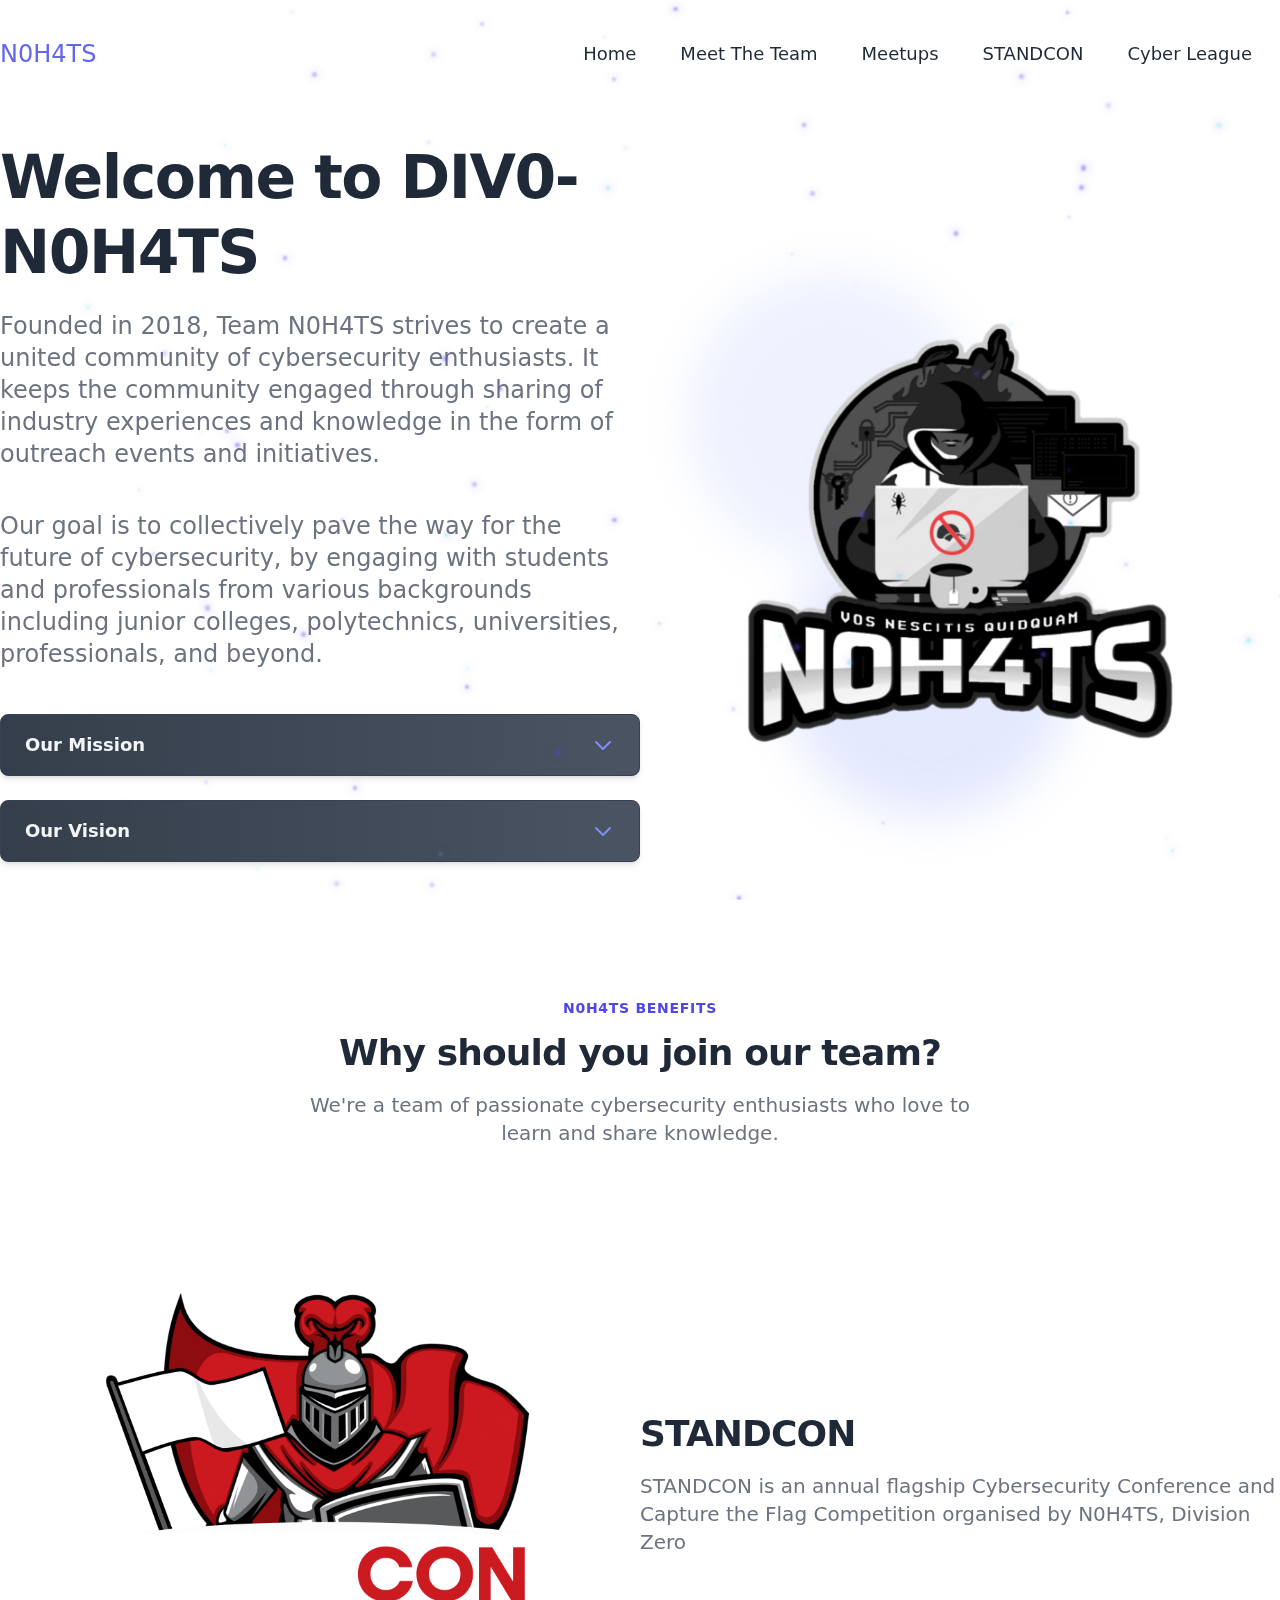
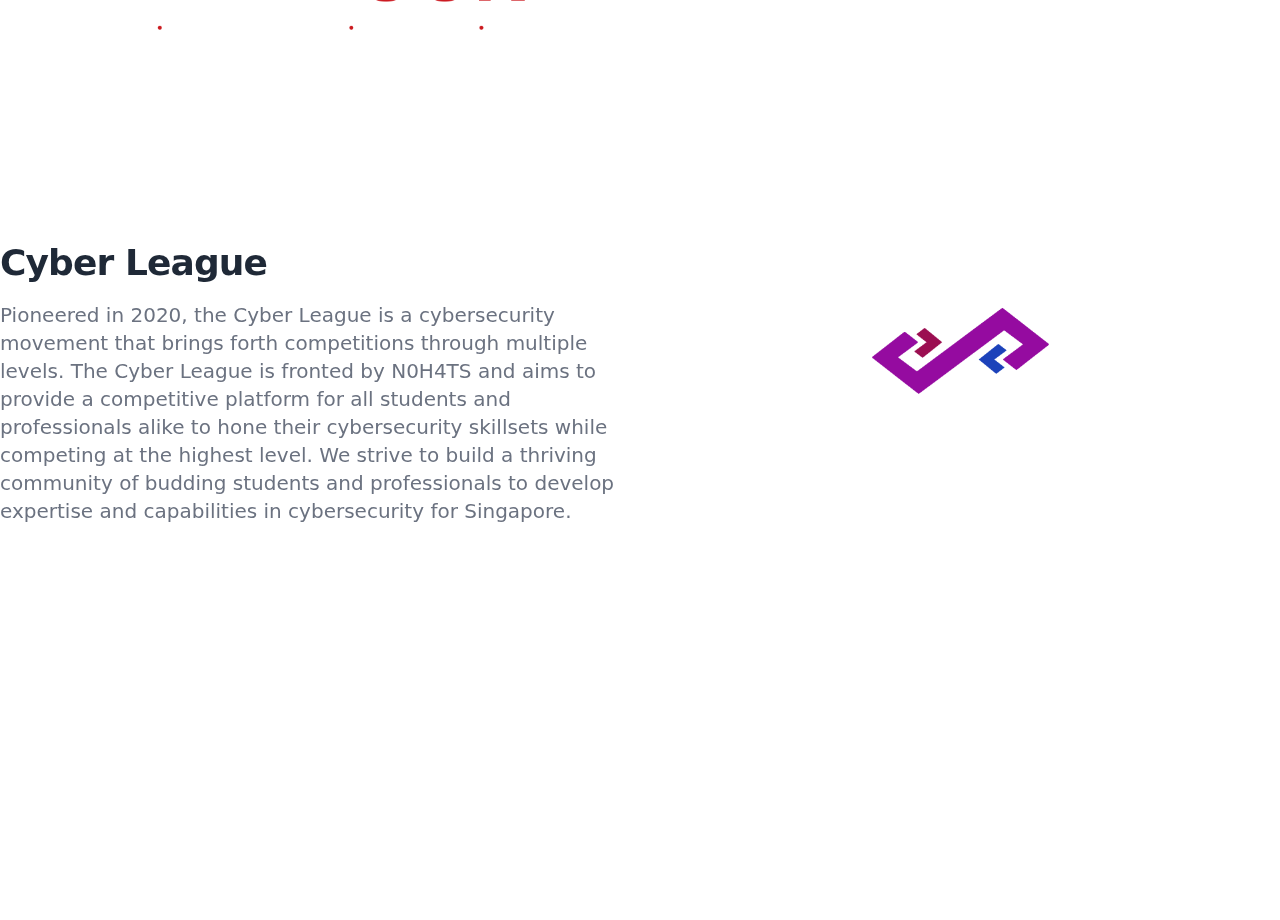
<file: index.html>
<!DOCTYPE html><html><head><meta charSet="utf-8" data-next-head=""/><meta name="viewport" content="width=device-width" data-next-head=""/><title class="jsx-ce7a49ae10e7ede" data-next-head="">N0H4TS - Cybersecurity Community</title><meta name="description" content="N0H4TS is a cybersecurity community focused on CTF competitions and security research." class="jsx-ce7a49ae10e7ede" data-next-head=""/><link rel="icon" href="https://hongxuan1994.github.io/n0h4ts-web/_next/static/media/favicon.e8720256.ico" class="jsx-ce7a49ae10e7ede" data-next-head=""/><a rel="stylesheet" href="https://fonts.googleapis.com/css2?family=Inter:wght@400..700&amp;display=swap"></a><link rel="preload" href="https://hongxuan1994.github.io/n0h4ts-web/_next/static/css/c6ea4b382b42cbe7.css" as="style"/><link rel="stylesheet" href="https://hongxuan1994.github.io/n0h4ts-web/_next/static/css/c6ea4b382b42cbe7.css" data-n-g=""/><link rel="preload" href="https://hongxuan1994.github.io/n0h4ts-web/_next/static/css/ae4ed9c503fd1e33.css" as="style"/><link rel="stylesheet" href="https://hongxuan1994.github.io/n0h4ts-web/_next/static/css/ae4ed9c503fd1e33.css" data-n-p=""/><noscript data-n-css=""></noscript><script defer="" nomodule="" src="https://hongxuan1994.github.io/n0h4ts-web/_next/static/chunks/polyfills-42372ed130431b0a.js"></script><script src="https://hongxuan1994.github.io/n0h4ts-web/_next/static/chunks/webpack-2539c080f2af1b68.js" defer=""></script><script src="https://hongxuan1994.github.io/n0h4ts-web/_next/static/chunks/framework-5757d75364ce2279.js" defer=""></script><script src="https://hongxuan1994.github.io/n0h4ts-web/_next/static/chunks/main-9fcaa4f5d8f28b37.js" defer=""></script><script src="https://hongxuan1994.github.io/n0h4ts-web/_next/static/chunks/pages/_app-b54cd34b65931c6b.js" defer=""></script><script src="https://hongxuan1994.github.io/n0h4ts-web/_next/static/chunks/928-f4d8dba1ba0c9c1d.js" defer=""></script><script src="https://hongxuan1994.github.io/n0h4ts-web/_next/static/chunks/339-571cffe3e7fc72f3.js" defer=""></script><script src="https://hongxuan1994.github.io/n0h4ts-web/_next/static/chunks/601-39c1900fcfa96f66.js" defer=""></script><script src="https://hongxuan1994.github.io/n0h4ts-web/_next/static/chunks/278-9e055e67d67bde80.js" defer=""></script><script src="https://hongxuan1994.github.io/n0h4ts-web/_next/static/chunks/629-848345ce6ff2686d.js" defer=""></script><script src="https://hongxuan1994.github.io/n0h4ts-web/_next/static/chunks/975-ce99b0bb601ed4d8.js" defer=""></script><script src="https://hongxuan1994.github.io/n0h4ts-web/_next/static/chunks/pages/index-cf2ec9a67e7d6866.js" defer=""></script><script src="https://hongxuan1994.github.io/n0h4ts-web/_next/static/IGRDn6Wn0QuwJF7VaIs8t/_buildManifest.js" defer=""></script><script src="https://hongxuan1994.github.io/n0h4ts-web/_next/static/IGRDn6Wn0QuwJF7VaIs8t/_ssgManifest.js" defer=""></script><style id="__jsx-80cb47b36c5d084a">@-webkit-keyframes blob{0%{-webkit-transform:scale(1)translate(0px,0px);transform:scale(1)translate(0px,0px)}33%{-webkit-transform:scale(1.1)translate(20px,-20px);transform:scale(1.1)translate(20px,-20px)}66%{-webkit-transform:scale(.9)translate(-20px,20px);transform:scale(.9)translate(-20px,20px)}100%{-webkit-transform:scale(1)translate(0px,0px);transform:scale(1)translate(0px,0px)}}@-moz-keyframes blob{0%{-moz-transform:scale(1)translate(0px,0px);transform:scale(1)translate(0px,0px)}33%{-moz-transform:scale(1.1)translate(20px,-20px);transform:scale(1.1)translate(20px,-20px)}66%{-moz-transform:scale(.9)translate(-20px,20px);transform:scale(.9)translate(-20px,20px)}100%{-moz-transform:scale(1)translate(0px,0px);transform:scale(1)translate(0px,0px)}}@-o-keyframes blob{0%{-o-transform:scale(1)translate(0px,0px);transform:scale(1)translate(0px,0px)}33%{-o-transform:scale(1.1)translate(20px,-20px);transform:scale(1.1)translate(20px,-20px)}66%{-o-transform:scale(.9)translate(-20px,20px);transform:scale(.9)translate(-20px,20px)}100%{-o-transform:scale(1)translate(0px,0px);transform:scale(1)translate(0px,0px)}}@keyframes blob{0%{-webkit-transform:scale(1)translate(0px,0px);-moz-transform:scale(1)translate(0px,0px);-o-transform:scale(1)translate(0px,0px);transform:scale(1)translate(0px,0px)}33%{-webkit-transform:scale(1.1)translate(20px,-20px);-moz-transform:scale(1.1)translate(20px,-20px);-o-transform:scale(1.1)translate(20px,-20px);transform:scale(1.1)translate(20px,-20px)}66%{-webkit-transform:scale(.9)translate(-20px,20px);-moz-transform:scale(.9)translate(-20px,20px);-o-transform:scale(.9)translate(-20px,20px);transform:scale(.9)translate(-20px,20px)}100%{-webkit-transform:scale(1)translate(0px,0px);-moz-transform:scale(1)translate(0px,0px);-o-transform:scale(1)translate(0px,0px);transform:scale(1)translate(0px,0px)}}.animate-blob{-webkit-animation:blob 7s infinite;-moz-animation:blob 7s infinite;-o-animation:blob 7s infinite;animation:blob 7s infinite}.animation-delay-2000{-webkit-animation-delay:2s;-moz-animation-delay:2s;-o-animation-delay:2s;animation-delay:2s}.animation-delay-4000{-webkit-animation-delay:4s;-moz-animation-delay:4s;-o-animation-delay:4s;animation-delay:4s}.interactive-pill{position:relative;overflow:hidden;--mouse-x:50%;--mouse-y:50%}.cursor-gradient{background:-webkit-radial-gradient(var(--mouse-x)var(--mouse-y),circle 150px,rgba(92,67,232,.8)0%,rgba(92,67,232,.5)30%,transparent 70%);background:-moz-radial-gradient(var(--mouse-x)var(--mouse-y),circle 150px,rgba(92,67,232,.8)0%,rgba(92,67,232,.5)30%,transparent 70%);background:-o-radial-gradient(var(--mouse-x)var(--mouse-y),circle 150px,rgba(92,67,232,.8)0%,rgba(92,67,232,.5)30%,transparent 70%);background:radial-gradient(circle 150px at var(--mouse-x)var(--mouse-y),rgba(92,67,232,.8)0%,rgba(92,67,232,.5)30%,transparent 70%);mix-blend-mode:overlay}@-webkit-keyframes twinkle{0%{-webkit-transform:scale(0)rotate(0deg);transform:scale(0)rotate(0deg);opacity:0}25%{-webkit-transform:scale(1.2)rotate(15deg);transform:scale(1.2)rotate(15deg);opacity:1}50%{-webkit-transform:scale(.8)rotate(0deg);transform:scale(.8)rotate(0deg);opacity:.6}75%{-webkit-transform:scale(1)rotate(-15deg);transform:scale(1)rotate(-15deg);opacity:.9}100%{-webkit-transform:scale(0)rotate(0deg);transform:scale(0)rotate(0deg);opacity:0}}@-moz-keyframes twinkle{0%{-moz-transform:scale(0)rotate(0deg);transform:scale(0)rotate(0deg);opacity:0}25%{-moz-transform:scale(1.2)rotate(15deg);transform:scale(1.2)rotate(15deg);opacity:1}50%{-moz-transform:scale(.8)rotate(0deg);transform:scale(.8)rotate(0deg);opacity:.6}75%{-moz-transform:scale(1)rotate(-15deg);transform:scale(1)rotate(-15deg);opacity:.9}100%{-moz-transform:scale(0)rotate(0deg);transform:scale(0)rotate(0deg);opacity:0}}@-o-keyframes twinkle{0%{-o-transform:scale(0)rotate(0deg);transform:scale(0)rotate(0deg);opacity:0}25%{-o-transform:scale(1.2)rotate(15deg);transform:scale(1.2)rotate(15deg);opacity:1}50%{-o-transform:scale(.8)rotate(0deg);transform:scale(.8)rotate(0deg);opacity:.6}75%{-o-transform:scale(1)rotate(-15deg);transform:scale(1)rotate(-15deg);opacity:.9}100%{-o-transform:scale(0)rotate(0deg);transform:scale(0)rotate(0deg);opacity:0}}@keyframes twinkle{0%{-webkit-transform:scale(0)rotate(0deg);-moz-transform:scale(0)rotate(0deg);-o-transform:scale(0)rotate(0deg);transform:scale(0)rotate(0deg);opacity:0}25%{-webkit-transform:scale(1.2)rotate(15deg);-moz-transform:scale(1.2)rotate(15deg);-o-transform:scale(1.2)rotate(15deg);transform:scale(1.2)rotate(15deg);opacity:1}50%{-webkit-transform:scale(.8)rotate(0deg);-moz-transform:scale(.8)rotate(0deg);-o-transform:scale(.8)rotate(0deg);transform:scale(.8)rotate(0deg);opacity:.6}75%{-webkit-transform:scale(1)rotate(-15deg);-moz-transform:scale(1)rotate(-15deg);-o-transform:scale(1)rotate(-15deg);transform:scale(1)rotate(-15deg);opacity:.9}100%{-webkit-transform:scale(0)rotate(0deg);-moz-transform:scale(0)rotate(0deg);-o-transform:scale(0)rotate(0deg);transform:scale(0)rotate(0deg);opacity:0}}.animate-twinkle{-webkit-animation:twinkle 1s ease-in-out forwards;-moz-animation:twinkle 1s ease-in-out forwards;-o-animation:twinkle 1s ease-in-out forwards;animation:twinkle 1s ease-in-out forwards}</style><style id="__jsx-ce7a49ae10e7ede">.page-wrapper{opacity:0;-webkit-transform:translatey(20px);-moz-transform:translatey(20px);-ms-transform:translatey(20px);-o-transform:translatey(20px);transform:translatey(20px);-webkit-transition:opacity.8s ease-out,-webkit-transform.8s ease-out;-moz-transition:opacity.8s ease-out,-moz-transform.8s ease-out;-o-transition:opacity.8s ease-out,-o-transform.8s ease-out;transition:opacity.8s ease-out,-webkit-transform.8s ease-out;transition:opacity.8s ease-out,-moz-transform.8s ease-out;transition:opacity.8s ease-out,-o-transform.8s ease-out;transition:opacity.8s ease-out,transform.8s ease-out}.page-wrapper.loaded{opacity:1;-webkit-transform:translatey(0);-moz-transform:translatey(0);-ms-transform:translatey(0);-o-transform:translatey(0);transform:translatey(0)}.section-wrapper{position:relative;overflow:hidden;-webkit-transition:-webkit-transform.5s ease-out;-moz-transition:-moz-transform.5s ease-out;-o-transition:-o-transform.5s ease-out;transition:-webkit-transform.5s ease-out;transition:-moz-transform.5s ease-out;transition:-o-transform.5s ease-out;transition:transform.5s ease-out}.section-wrapper:hover{-webkit-transform:translatey(-5px);-moz-transform:translatey(-5px);-ms-transform:translatey(-5px);-o-transform:translatey(-5px);transform:translatey(-5px)}.parallax-section{-webkit-transition:-webkit-transform.1s ease-out;-moz-transition:-moz-transform.1s ease-out;-o-transition:-o-transform.1s ease-out;transition:-webkit-transform.1s ease-out;transition:-moz-transform.1s ease-out;transition:-o-transform.1s ease-out;transition:transform.1s ease-out;will-change:transform}.cyber-grid-overlay{position:fixed;top:0;left:0;width:100%;height:100%;background-image:-webkit-linear-gradient(rgba(18,16,16,0)1px,transparent 1px),-webkit-linear-gradient(left,rgba(18,16,16,0)1px,transparent 1px);background-image:-moz-linear-gradient(rgba(18,16,16,0)1px,transparent 1px),-moz-linear-gradient(left,rgba(18,16,16,0)1px,transparent 1px);background-image:-o-linear-gradient(rgba(18,16,16,0)1px,transparent 1px),-o-linear-gradient(left,rgba(18,16,16,0)1px,transparent 1px);background-image:linear-gradient(rgba(18,16,16,0)1px,transparent 1px),linear-gradient(90deg,rgba(18,16,16,0)1px,transparent 1px);-webkit-background-size:50px 50px;-moz-background-size:50px 50px;-o-background-size:50px 50px;background-size:50px 50px;pointer-events:none;z-index:1000;opacity:.15}.cyber-particles-container{position:fixed;top:0;left:0;width:100%;height:100%;pointer-events:none;z-index:999;overflow:hidden}.cyber-particle{position:absolute;-webkit-border-radius:50%;-moz-border-radius:50%;border-radius:50%;-webkit-filter:blur(1px);filter:blur(1px);-webkit-box-shadow:0 0 10px rgba(92,67,232,.8);-moz-box-shadow:0 0 10px rgba(92,67,232,.8);box-shadow:0 0 10px rgba(92,67,232,.8);-webkit-transition:-webkit-transform.3s ease-out,opacity.5s ease-out;-moz-transition:-moz-transform.3s ease-out,opacity.5s ease-out;-o-transition:-o-transform.3s ease-out,opacity.5s ease-out;transition:-webkit-transform.3s ease-out,opacity.5s ease-out;transition:-moz-transform.3s ease-out,opacity.5s ease-out;transition:-o-transform.3s ease-out,opacity.5s ease-out;transition:transform.3s ease-out,opacity.5s ease-out}.cyber-particle-trail{position:absolute;-webkit-border-radius:50%;-moz-border-radius:50%;border-radius:50%;-webkit-filter:blur(1px);filter:blur(1px);-webkit-box-shadow:0 0 10px rgba(92,67,232,.8);-moz-box-shadow:0 0 10px rgba(92,67,232,.8);box-shadow:0 0 10px rgba(92,67,232,.8);opacity:.6}.fade-in-section{opacity:0;-webkit-transform:translatey(20px);-moz-transform:translatey(20px);-ms-transform:translatey(20px);-o-transform:translatey(20px);transform:translatey(20px);-webkit-transition:opacity.8s ease-out,-webkit-transform.8s ease-out;-moz-transition:opacity.8s ease-out,-moz-transform.8s ease-out;-o-transition:opacity.8s ease-out,-o-transform.8s ease-out;transition:opacity.8s ease-out,-webkit-transform.8s ease-out;transition:opacity.8s ease-out,-moz-transform.8s ease-out;transition:opacity.8s ease-out,-o-transform.8s ease-out;transition:opacity.8s ease-out,transform.8s ease-out;-webkit-animation:fade-in.8s ease-out forwards.3s;-moz-animation:fade-in.8s ease-out forwards.3s;-o-animation:fade-in.8s ease-out forwards.3s;animation:fade-in.8s ease-out forwards.3s}@-webkit-keyframes fade-in{to{opacity:1;-webkit-transform:translatey(0);transform:translatey(0)}}@-moz-keyframes fade-in{to{opacity:1;-moz-transform:translatey(0);transform:translatey(0)}}@-o-keyframes fade-in{to{opacity:1;-o-transform:translatey(0);transform:translatey(0)}}@keyframes fade-in{to{opacity:1;-webkit-transform:translatey(0);-moz-transform:translatey(0);-o-transform:translatey(0);transform:translatey(0)}}.footer-wrapper{opacity:0;-webkit-transform:translatey(30px);-moz-transform:translatey(30px);-ms-transform:translatey(30px);-o-transform:translatey(30px);transform:translatey(30px);-webkit-transition:opacity 1s ease-out,-webkit-transform 1s ease-out;-moz-transition:opacity 1s ease-out,-moz-transform 1s ease-out;-o-transition:opacity 1s ease-out,-o-transform 1s ease-out;transition:opacity 1s ease-out,-webkit-transform 1s ease-out;transition:opacity 1s ease-out,-moz-transform 1s ease-out;transition:opacity 1s ease-out,-o-transform 1s ease-out;transition:opacity 1s ease-out,transform 1s ease-out}.footer-in-view{opacity:1;-webkit-transform:translatey(0);-moz-transform:translatey(0);-ms-transform:translatey(0);-o-transform:translatey(0);transform:translatey(0)}.footer-wrapper a{position:relative;-webkit-transition:all.3s ease;-moz-transition:all.3s ease;-o-transition:all.3s ease;transition:all.3s ease}.footer-wrapper a:hover{-webkit-transform:translatey(-3px);-moz-transform:translatey(-3px);-ms-transform:translatey(-3px);-o-transform:translatey(-3px);transform:translatey(-3px)}.footer-wrapper a:after{content:"";position:absolute;width:0;height:2px;bottom:-2px;left:50%;background:rgba(92,67,232,.8);-webkit-transition:all.3s ease;-moz-transition:all.3s ease;-o-transition:all.3s ease;transition:all.3s ease;-webkit-transform:translatex(-50%);-moz-transform:translatex(-50%);-ms-transform:translatex(-50%);-o-transform:translatex(-50%);transform:translatex(-50%)}.footer-wrapper a:hover:after{width:100%}.footer-wrapper svg{-webkit-transition:all.3s ease;-moz-transition:all.3s ease;-o-transition:all.3s ease;transition:all.3s ease}.footer-wrapper svg:hover{-webkit-transform:scale(1.2);-moz-transform:scale(1.2);-ms-transform:scale(1.2);-o-transform:scale(1.2);transform:scale(1.2);-webkit-filter:drop-shadow(0 0 5px rgba(92,67,232,.8));filter:drop-shadow(0 0 5px rgba(92,67,232,.8));color:rgba(92,67,232,1)}.cursor-effect{position:absolute;width:50px;height:50px;-webkit-border-radius:50%;-moz-border-radius:50%;border-radius:50%;background-color:rgba(92,67,232,.02);pointer-events:none;-webkit-transition:opacity.3s ease;-moz-transition:opacity.3s ease;-o-transition:opacity.3s ease;transition:opacity.3s ease;-webkit-transform:translate(-50%,-50%);-moz-transform:translate(-50%,-50%);-ms-transform:translate(-50%,-50%);-o-transform:translate(-50%,-50%);transform:translate(-50%,-50%)}</style></head><body><div id="__next"><script>!function(){try{var d=document.documentElement,c=d.classList;c.remove('light','dark');var e=localStorage.getItem('theme');if('system'===e||(!e&&true)){var t='(prefers-color-scheme: dark)',m=window.matchMedia(t);if(m.media!==t||m.matches){d.style.colorScheme = 'dark';c.add('dark')}else{d.style.colorScheme = 'light';c.add('light')}}else if(e){c.add(e|| '')}if(e==='light'||e==='dark')d.style.colorScheme=e}catch(e){}}()</script><div class="jsx-ce7a49ae10e7ede cyber-grid-overlay"></div><div class="jsx-ce7a49ae10e7ede page-wrapper "><div class="w-full"><nav class="container relative flex flex-wrap items-center justify-between p-8 mx-auto lg:justify-between xl:px-0"><div class="flex flex-wrap items-center justify-between w-full lg:w-auto"><a href="/n0h4ts-web"><span class="flex items-center space-x-2 text-2xl font-medium text-indigo-500 dark:text-gray-100"><span>N0H4TS</span></span></a><button aria-label="Toggle Menu" class="px-2 py-1 ml-auto text-gray-500 rounded-md lg:hidden hover:text-indigo-500 focus:text-indigo-500 focus:bg-indigo-100 focus:outline-none dark:text-gray-300 dark:focus:bg-trueGray-700" id="headlessui-disclosure-button-:R14n6:" type="button" aria-expanded="false" data-headlessui-state=""><svg class="w-6 h-6 fill-current" xmlns="http://www.w3.org/2000/svg" viewBox="0 0 24 24"><path fill-rule="evenodd" d="M4 5h16a1 1 0 0 1 0 2H4a1 1 0 1 1 0-2zm0 6h16a1 1 0 0 1 0 2H4a1 1 0 0 1 0-2zm0 6h16a1 1 0 0 1 0 2H4a1 1 0 0 1 0-2z"></path></svg></button></div><div class="hidden text-center lg:flex lg:items-center"><ul class="items-center justify-end flex-1 pt-6 list-none lg:pt-0 lg:flex"><li class="mr-3 nav__item"><a class="inline-block px-4 py-2 text-lg font-normal text-gray-800 no-underline rounded-md dark:text-gray-200 hover:text-indigo-500 focus:text-indigo-500 focus:bg-indigo-100 focus:outline-none dark:focus:bg-gray-800" href="/n0h4ts-web">Home</a></li><li class="mr-3 nav__item"><a class="inline-block px-4 py-2 text-lg font-normal text-gray-800 no-underline rounded-md dark:text-gray-200 hover:text-indigo-500 focus:text-indigo-500 focus:bg-indigo-100 focus:outline-none dark:focus:bg-gray-800" href="/n0h4ts-web/meet-the-team">Meet The Team</a></li><li class="mr-3 nav__item"><a class="inline-block px-4 py-2 text-lg font-normal text-gray-800 no-underline rounded-md dark:text-gray-200 hover:text-indigo-500 focus:text-indigo-500 focus:bg-indigo-100 focus:outline-none dark:focus:bg-gray-800" href="/n0h4ts-web/meetups">Meetups</a></li><li class="mr-3 nav__item"><a class="inline-block px-4 py-2 text-lg font-normal text-gray-800 no-underline rounded-md dark:text-gray-200 hover:text-indigo-500 focus:text-indigo-500 focus:bg-indigo-100 focus:outline-none dark:focus:bg-gray-800" href="/n0h4ts-web/standcon">STANDCON</a></li><li class="mr-3 nav__item"><a class="inline-block px-4 py-2 text-lg font-normal text-gray-800 no-underline rounded-md dark:text-gray-200 hover:text-indigo-500 focus:text-indigo-500 focus:bg-indigo-100 focus:outline-none dark:focus:bg-gray-800" href="https://cyberleague.co">Cyber League</a></li></ul></div></nav></div><div class="container p-8 mx-auto xl:px-0 flex flex-col lg:flex-row flex-wrap py-4 lg:py-8"><div class="jsx-80cb47b36c5d084a w-full mb-4 lg:hidden"><h1 class="jsx-80cb47b36c5d084a text-3xl font-bold leading-snug tracking-tight text-gray-800 lg:text-4xl lg:leading-tight xl:text-6xl xl:leading-tight dark:text-white text-center">Welcome to DIV0-N0H4TS</h1></div><div class="jsx-80cb47b36c5d084a flex items-center justify-center w-full mb-6 lg:mb-0 lg:w-1/2 lg:order-last"><div class="jsx-80cb47b36c5d084a flex justify-center items-center w-full"><div class="jsx-80cb47b36c5d084a relative max-w-xs lg:max-w-lg mx-auto"><div class="jsx-80cb47b36c5d084a absolute top-0 -left-4 w-72 h-72 bg-indigo-200 dark:bg-indigo-900/40 rounded-full mix-blend-multiply filter blur-xl opacity-30 animate-blob hidden sm:block"></div><div class="jsx-80cb47b36c5d084a absolute -bottom-8 left-20 w-72 h-72 bg-indigo-300 dark:bg-indigo-700/40 rounded-full mix-blend-multiply filter blur-xl opacity-30 animate-blob animation-delay-4000 hidden sm:block"></div><img alt="N0H4TS Logo" loading="eager" width="616" height="617" decoding="async" data-nimg="1" class="object-cover relative z-10 transition-transform duration-500 w-64 h-64 sm:w-auto sm:h-auto" style="color:transparent;background-size:cover;background-position:50% 50%;background-repeat:no-repeat;background-image:url(&quot;data:image/svg+xml;charset=utf-8,%3Csvg xmlns=&#x27;http://www.w3.org/2000/svg&#x27; viewBox=&#x27;0 0 320 320&#x27;%3E%3Cfilter id=&#x27;b&#x27; color-interpolation-filters=&#x27;sRGB&#x27;%3E%3CfeGaussianBlur stdDeviation=&#x27;20&#x27;/%3E%3CfeColorMatrix values=&#x27;1 0 0 0 0 0 1 0 0 0 0 0 1 0 0 0 0 0 100 -1&#x27; result=&#x27;s&#x27;/%3E%3CfeFlood x=&#x27;0&#x27; y=&#x27;0&#x27; width=&#x27;100%25&#x27; height=&#x27;100%25&#x27;/%3E%3CfeComposite operator=&#x27;out&#x27; in=&#x27;s&#x27;/%3E%3CfeComposite in2=&#x27;SourceGraphic&#x27;/%3E%3CfeGaussianBlur stdDeviation=&#x27;20&#x27;/%3E%3C/filter%3E%3Cimage width=&#x27;100%25&#x27; height=&#x27;100%25&#x27; x=&#x27;0&#x27; y=&#x27;0&#x27; preserveAspectRatio=&#x27;none&#x27; style=&#x27;filter: url(%23b);&#x27; href=&#x27;[data-uri]&#x27;/%3E%3C/svg%3E&quot;)" src="https://hongxuan1994.github.io/n0h4ts-web/_next/static/media/n0h4ts-logo.a1785372.png"/></div></div></div><div class="jsx-80cb47b36c5d084a flex items-center w-full lg:w-1/2"><div class="jsx-80cb47b36c5d084a w-full max-w-2xl mx-auto lg:mx-0 mb-8"><div class="jsx-80cb47b36c5d084a hidden lg:block"><h1 class="jsx-80cb47b36c5d084a text-4xl font-bold leading-snug tracking-tight text-gray-800 lg:text-4xl lg:leading-tight xl:text-6xl xl:leading-tight dark:text-white">Welcome to DIV0-N0H4TS</h1></div><p class="jsx-80cb47b36c5d084a py-3 sm:py-5 text-lg sm:text-xl leading-normal text-gray-500 lg:text-xl xl:text-2xl dark:text-gray-300">Founded in 2018, Team N0H4TS strives to create a united community of cybersecurity enthusiasts. It keeps the community engaged through sharing of industry experiences and knowledge in the form of outreach events and initiatives.</p><p class="jsx-80cb47b36c5d084a py-3 sm:py-5 text-lg sm:text-xl leading-normal text-gray-500 lg:text-xl xl:text-2xl dark:text-gray-300">Our goal is to collectively pave the way for the future of cybersecurity, by engaging with students and professionals from various backgrounds including junior colleges, polytechnics, universities, professionals, and beyond.</p><div class="jsx-80cb47b36c5d084a my-6 relative"><button aria-expanded="false" aria-controls="mission-content" class="jsx-80cb47b36c5d084a interactive-pill flex justify-between items-center w-full px-6 py-4 text-left focus:outline-none rounded-lg bg-gradient-to-r from-gray-800/90 to-gray-700/90 dark:from-trueGray-800 dark:to-trueGray-700 border border-gray-700 dark:border-gray-600 shadow-md hover:shadow-lg transition-all duration-300"><p class="jsx-80cb47b36c5d084a text-lg font-bold text-gray-100 dark:text-white z-10 relative">Our Mission</p><svg fill="none" viewBox="0 0 24 24" stroke="currentColor" class="jsx-80cb47b36c5d084a w-6 h-6 text-indigo-400 transform transition-transform duration-300 ease-in-out z-10 relative "><path stroke-linecap="round" stroke-linejoin="round" stroke-width="2" d="M19 9l-7 7-7-7" class="jsx-80cb47b36c5d084a"></path></svg><div class="jsx-80cb47b36c5d084a absolute inset-0 rounded-lg overflow-hidden cursor-gradient opacity-0 hover:opacity-100 transition-opacity duration-300"></div><div class="jsx-80cb47b36c5d084a absolute inset-0 pointer-events-none overflow-hidden rounded-lg"></div></button><div id="mission-content" class="jsx-80cb47b36c5d084a overflow-hidden transition-all duration-500 ease-in-out max-h-0 opacity-0"><div class="jsx-80cb47b36c5d084a p-6 text-base md:text-lg text-gray-600 dark:text-gray-300 leading-relaxed bg-gray-100 dark:bg-gray-800/50 rounded-2xl border border-gray-200 dark:border-gray-700"><p class="jsx-80cb47b36c5d084a mb-2">N0H4TS is dedicated to cultivating Singapore&#x27;s next generation of cybersecurity talent by bridging the gap between academic knowledge and industry-ready skills. We create accessible platforms that empower students and professionals to discover, develop, and deploy their cybersecurity capabilities in service of a more secure digital future.<!-- --> </p></div></div></div><div class="jsx-80cb47b36c5d084a my-6 relative"><button aria-expanded="false" aria-controls="vision-content" class="jsx-80cb47b36c5d084a interactive-pill flex justify-between items-center w-full px-6 py-4 text-left focus:outline-none rounded-lg bg-gradient-to-r from-gray-800/90 to-gray-700/90 dark:from-trueGray-800 dark:to-trueGray-700 border border-gray-700 dark:border-gray-600 shadow-md hover:shadow-lg transition-all duration-300"><p class="jsx-80cb47b36c5d084a text-lg font-bold text-gray-100 dark:text-white z-10 relative">Our Vision</p><svg fill="none" viewBox="0 0 24 24" stroke="currentColor" class="jsx-80cb47b36c5d084a w-6 h-6 text-indigo-400 transform transition-transform duration-300 ease-in-out z-10 relative "><path stroke-linecap="round" stroke-linejoin="round" stroke-width="2" d="M19 9l-7 7-7-7" class="jsx-80cb47b36c5d084a"></path></svg><div class="jsx-80cb47b36c5d084a absolute inset-0 rounded-lg overflow-hidden cursor-gradient opacity-0 hover:opacity-100 transition-opacity duration-300"></div><div class="jsx-80cb47b36c5d084a absolute inset-0 pointer-events-none overflow-hidden rounded-lg"></div></button><div id="vision-content" class="jsx-80cb47b36c5d084a overflow-hidden transition-all duration-500 ease-in-out max-h-0 opacity-0"><div class="jsx-80cb47b36c5d084a p-6 text-base md:text-lg text-gray-600 dark:text-gray-300 leading-relaxed bg-gray-100 dark:bg-gray-800/50 rounded-2xl border border-gray-200 dark:border-gray-700"><p class="jsx-80cb47b36c5d084a mb-2">To establish Singapore as a global hub for cybersecurity excellence where talent thrives at the cutting edge of security innovation, research, and practice. We envision a vibrant ecosystem where students, professionals, and industry leaders collaborate to address emerging threats, advance security knowledge, and build resilient digital infrastructure for Singapore and beyond.<!-- --> </p></div></div></div></div></div></div><div class="jsx-ce7a49ae10e7ede section-wrapper"><div class="container p-8 mx-auto xl:px-0 flex w-full flex-col mt-4 items-center justify-center text-center"><div class="text-sm font-bold tracking-wider text-indigo-600 uppercase">N0H4TS Benefits</div><h2 class="max-w-2xl mt-3 text-3xl font-bold leading-snug tracking-tight text-gray-800 lg:leading-tight lg:text-4xl dark:text-white"> Why should you join our team?</h2><p class="max-w-2xl py-4 text-lg leading-normal text-gray-500 lg:text-xl xl:text-xl dark:text-gray-300">We&#x27;re a team of passionate cybersecurity enthusiasts who love to learn and share knowledge.</p></div></div><div style="transform:translateY(0px)" class="jsx-ce7a49ae10e7ede parallax-section"><div class="container p-8 mx-auto xl:px-0 flex flex-wrap  "><div class="flex items-center justify-center w-full lg:w-1/2 "><div><img alt="Benefits" loading="lazy" width="521" height="521" decoding="async" data-nimg="1" class="object-cover" style="color:transparent;background-size:cover;background-position:50% 50%;background-repeat:no-repeat;background-image:url(&quot;data:image/svg+xml;charset=utf-8,%3Csvg xmlns=&#x27;http://www.w3.org/2000/svg&#x27; viewBox=&#x27;0 0 320 320&#x27;%3E%3Cfilter id=&#x27;b&#x27; color-interpolation-filters=&#x27;sRGB&#x27;%3E%3CfeGaussianBlur stdDeviation=&#x27;20&#x27;/%3E%3CfeColorMatrix values=&#x27;1 0 0 0 0 0 1 0 0 0 0 0 1 0 0 0 0 0 100 -1&#x27; result=&#x27;s&#x27;/%3E%3CfeFlood x=&#x27;0&#x27; y=&#x27;0&#x27; width=&#x27;100%25&#x27; height=&#x27;100%25&#x27;/%3E%3CfeComposite operator=&#x27;out&#x27; in=&#x27;s&#x27;/%3E%3CfeComposite in2=&#x27;SourceGraphic&#x27;/%3E%3CfeGaussianBlur stdDeviation=&#x27;20&#x27;/%3E%3C/filter%3E%3Cimage width=&#x27;100%25&#x27; height=&#x27;100%25&#x27; x=&#x27;0&#x27; y=&#x27;0&#x27; preserveAspectRatio=&#x27;none&#x27; style=&#x27;filter: url(%23b);&#x27; href=&#x27;https://hongxuan1994.github.io/n0h4ts-web/_next/static/media/standcon23.59e847c8.png&#x27;/%3E%3C/svg%3E&quot;)" src="https://hongxuan1994.github.io/n0h4ts-web/_next/static/media/standcon23.59e847c8.png"/></div></div><div class="flex flex-wrap items-center w-full lg:w-1/2 "><div><div class="flex flex-col w-full mt-4"><h3 class="max-w-2xl mt-3 text-3xl font-bold leading-snug tracking-tight text-gray-800 lg:leading-tight lg:text-4xl dark:text-white">STANDCON</h3><p class="max-w-2xl py-4 text-lg leading-normal text-gray-500 lg:text-xl xl:text-xl dark:text-gray-300">STANDCON is an annual flagship Cybersecurity Conference and Capture the Flag Competition organised by N0H4TS, Division Zero</p></div><div class="w-full mt-5"></div></div></div></div></div><div style="transform:translateY(0px)" class="jsx-ce7a49ae10e7ede parallax-section reverse"><div class="container p-8 mx-auto xl:px-0 flex flex-wrap  "><div class="flex items-center justify-center w-full lg:w-1/2 lg:order-1"><div><img alt="Benefits" loading="lazy" width="521" height="269" decoding="async" data-nimg="1" class="object-cover" style="color:transparent;background-size:cover;background-position:50% 50%;background-repeat:no-repeat;background-image:url(&quot;data:image/svg+xml;charset=utf-8,%3Csvg xmlns=&#x27;http://www.w3.org/2000/svg&#x27; viewBox=&#x27;0 0 320 160&#x27;%3E%3Cfilter id=&#x27;b&#x27; color-interpolation-filters=&#x27;sRGB&#x27;%3E%3CfeGaussianBlur stdDeviation=&#x27;20&#x27;/%3E%3CfeColorMatrix values=&#x27;1 0 0 0 0 0 1 0 0 0 0 0 1 0 0 0 0 0 100 -1&#x27; result=&#x27;s&#x27;/%3E%3CfeFlood x=&#x27;0&#x27; y=&#x27;0&#x27; width=&#x27;100%25&#x27; height=&#x27;100%25&#x27;/%3E%3CfeComposite operator=&#x27;out&#x27; in=&#x27;s&#x27;/%3E%3CfeComposite in2=&#x27;SourceGraphic&#x27;/%3E%3CfeGaussianBlur stdDeviation=&#x27;20&#x27;/%3E%3C/filter%3E%3Cimage width=&#x27;100%25&#x27; height=&#x27;100%25&#x27; x=&#x27;0&#x27; y=&#x27;0&#x27; preserveAspectRatio=&#x27;none&#x27; style=&#x27;filter: url(%23b);&#x27; href=&#x27;https://hongxuan1994.github.io/n0h4ts-web/_next/static/media/cyber-league.6747b0d6.png&#x27;/%3E%3C/svg%3E&quot;)" src="https://hongxuan1994.github.io/n0h4ts-web/_next/static/media/cyber-league.6747b0d6.png"/></div></div><div class="flex flex-wrap items-center w-full lg:w-1/2 "><div><div class="flex flex-col w-full mt-4"><h3 class="max-w-2xl mt-3 text-3xl font-bold leading-snug tracking-tight text-gray-800 lg:leading-tight lg:text-4xl dark:text-white">Cyber League</h3><p class="max-w-2xl py-4 text-lg leading-normal text-gray-500 lg:text-xl xl:text-xl dark:text-gray-300">Pioneered in 2020, the Cyber League is a cybersecurity movement that brings forth competitions through multiple levels. The Cyber League is fronted by N0H4TS and aims to provide a competitive platform for all students and professionals alike to hone their cybersecurity skillsets while competing at the highest level. We strive to build a thriving community of budding students and professionals to develop expertise and capabilities in cybersecurity for Singapore.</p></div><div class="w-full mt-5"></div></div></div></div></div><div class="jsx-ce7a49ae10e7ede footer-wrapper"><div class="relative"><div class="container p-8 mx-auto xl:px-0 "><div class="grid max-w-screen-xl grid-cols-1 gap-10 pt-10 mx-auto mt-5 border-t border-gray-100 dark:border-trueGray-700 lg:grid-cols-5"><div class="lg:col-span-2"><div> <a class="flex items-center space-x-2 text-2xl font-medium text-indigo-500 dark:text-gray-100" href="/n0h4ts-web"><span>N0H4TS</span></a></div></div><div><div class="flex flex-wrap w-full -mt-2 -ml-3 lg:ml-0"><a class="w-full px-4 py-2 text-gray-500 rounded-md dark:text-gray-300 hover:text-indigo-500 focus:text-indigo-500 focus:bg-indigo-100 focus:outline-none dark:focus:bg-trueGray-700" href="/n0h4ts-web">Home</a><a class="w-full px-4 py-2 text-gray-500 rounded-md dark:text-gray-300 hover:text-indigo-500 focus:text-indigo-500 focus:bg-indigo-100 focus:outline-none dark:focus:bg-trueGray-700" href="/n0h4ts-web/meet-the-team">Meet The Team</a></div></div><div><div class="flex flex-wrap w-full -mt-2 -ml-3 lg:ml-0"><a class="w-full px-4 py-2 text-gray-500 rounded-md dark:text-gray-300 hover:text-indigo-500 focus:text-indigo-500 focus:bg-indigo-100 focus:outline-none dark:focus:bg-trueGray-700" href="/n0h4ts-web/meetups">Meetups</a><a class="w-full px-4 py-2 text-gray-500 rounded-md dark:text-gray-300 hover:text-indigo-500 focus:text-indigo-500 focus:bg-indigo-100 focus:outline-none dark:focus:bg-trueGray-700" href="/n0h4ts-web/standcon">STANDCON</a></div></div><div class="lg:col-span-1"><div>Follow us</div><div class="flex mt-5 space-x-5 text-gray-400 dark:text-gray-500"><a href="https://t.me/N0H4TS" target="_blank" rel="noopener"><span class="sr-only">Telegram</span><svg xmlns="http://www.w3.org/2000/svg" width="24" height="24" viewBox="0 0 24 24" fill="currentColor"><path d="M11.944 0A12 12 0 0 0 0 12a12 12 0 0 0 12 12 12 12 0 0 0 12-12A12 12 0 0 0 12 0a12 12 0 0 0-.056 0zm4.962 7.224c.1-.002.321.023.465.14a.506.506 0 0 1 .171.325c.016.093.036.306.02.472-.18 1.898-.96 6.502-1.36 8.627-.168.9-.499 1.201-.82 1.23-.696.065-1.225-.46-1.9-.902-1.056-.693-1.653-1.124-2.678-1.8-1.185-.78-.417-1.21.258-1.91.177-.184 3.247-2.977 3.307-3.23.007-.032.014-.15-.056-.212s-.174-.041-.249-.024c-.106.024-1.793 1.14-5.061 3.345-.48.33-.913.49-1.302.48-.428-.008-1.252-.241-1.865-.44-.752-.245-1.349-.374-1.297-.789.027-.216.325-.437.893-.663 3.498-1.524 5.83-2.529 6.998-3.014 3.332-1.386 4.025-1.627 4.476-1.635z"></path></svg></a><a href="https://discord.gg/ehUNE4AbKA" target="_blank" rel="noopener"><span class="sr-only">Discord</span><svg xmlns="http://www.w3.org/2000/svg" width="24" height="24" viewBox="0 0 24 24" fill="currentColor"><path d="M20.317 4.3698a19.7913 19.7913 0 00-4.8851-1.5152.0741.0741 0 00-.0785.0371c-.211.3753-.4447.8648-.6083 1.2495-1.8447-.2762-3.68-.2762-5.4868 0-.1636-.3847-.4058-.8742-.6177-1.2495a.077.077 0 00-.0785-.037 19.7363 19.7363 0 00-4.8852 1.515.0699.0699 0 00-.0321.0277C.5334 9.0458-.319 13.5799.0992 18.0578a.0824.0824 0 00.0312.0561c2.0528 1.5076 4.0413 2.4228 5.9929 3.0294a.0777.0777 0 00.0842-.0276c.4616-.6304.8731-1.2952 1.226-1.9942a.076.076 0 00-.0416-.1057c-.6528-.2476-1.2743-.5495-1.8722-.8923a.077.077 0 01-.0076-.1277c.1258-.0943.2517-.1923.3718-.2914a.0743.0743 0 01.0776-.0105c3.9278 1.7933 8.18 1.7933 12.0614 0a.0739.0739 0 01.0785.0095c.1202.099.246.1981.3728.2924a.077.077 0 01-.0066.1276 12.2986 12.2986 0 01-1.873.8914.0766.0766 0 00-.0407.1067c.3604.698.7719 1.3628 1.225 1.9932a.076.076 0 00.0842.0286c1.961-.6067 3.9495-1.5219 6.0023-3.0294a.077.077 0 00.0313-.0552c.5004-5.177-.8382-9.6739-3.5485-13.6604a.061.061 0 00-.0312-.0286zM8.02 15.3312c-1.1825 0-2.1569-1.0857-2.1569-2.419 0-1.3332.9555-2.4189 2.157-2.4189 1.2108 0 2.1757 1.0952 2.1568 2.419 0 1.3332-.9555 2.4189-2.1569 2.4189zm7.9748 0c-1.1825 0-2.1569-1.0857-2.1569-2.419 0-1.3332.9554-2.4189 2.1569-2.4189 1.2108 0 2.1757 1.0952 2.1568 2.419 0 1.3332-.946 2.4189-2.1568 2.4189Z"></path></svg></a><a href="https://www.instagram.com/n0h4ts_div0/" target="_blank" rel="noopener"><span class="sr-only">Instagram</span><svg xmlns="http://www.w3.org/2000/svg" width="24" height="24" viewBox="0 0 24 24" fill="currentColor"><path d="M16.98 0a6.9 6.9 0 0 1 5.08 1.98A6.94 6.94 0 0 1 24 7.02v9.96c0 2.08-.68 3.87-1.98 5.13A7.14 7.14 0 0 1 16.94 24H7.06a7.06 7.06 0 0 1-5.03-1.89A6.96 6.96 0 0 1 0 16.94V7.02C0 2.8 2.8 0 7.02 0h9.96zm.05 2.23H7.06c-1.45 0-2.7.43-3.53 1.25a4.82 4.82 0 0 0-1.3 3.54v9.92c0 1.5.43 2.7 1.3 3.58a5 5 0 0 0 3.53 1.25h9.88a5 5 0 0 0 3.53-1.25 4.73 4.73 0 0 0 1.4-3.54V7.02a5 5 0 0 0-1.3-3.49 4.82 4.82 0 0 0-3.54-1.3zM12 5.76c3.39 0 6.2 2.8 6.2 6.2a6.2 6.2 0 0 1-12.4 0 6.2 6.2 0 0 1 6.2-6.2zm0 2.22a3.99 3.99 0 0 0-3.97 3.97A3.99 3.99 0 0 0 12 15.92a3.99 3.99 0 0 0 3.97-3.97A3.99 3.99 0 0 0 12 7.98zm6.44-3.77a1.4 1.4 0 1 1 0 2.8 1.4 1.4 0 0 1 0-2.8z"></path></svg></a><a href="https://www.linkedin.com/company/n0h4ts/" target="_blank" rel="noopener"><span class="sr-only">LinkedIn</span><svg xmlns="http://www.w3.org/2000/svg" width="24" height="24" viewBox="0 0 24 24" fill="currentColor"><path d="M22.23 0H1.77C.8 0 0 .77 0 1.72v20.56C0 23.23.8 24 1.77 24h20.46c.98 0 1.77-.77 1.77-1.72V1.72C24 .77 23.2 0 22.23 0zM7.27 20.1H3.65V9.24h3.62V20.1zM5.47 7.76h-.03c-1.22 0-2-.83-2-1.87 0-1.06.8-1.87 2.05-1.87 1.24 0 2 .8 2.02 1.87 0 1.04-.78 1.87-2.05 1.87zM20.34 20.1h-3.63v-5.8c0-1.45-.52-2.45-1.83-2.45-1 0-1.6.67-1.87 1.32-.1.23-.11.55-.11.88v6.05H9.28s.05-9.82 0-10.84h3.63v1.54a3.6 3.6 0 0 1 3.26-1.8c2.39 0 4.18 1.56 4.18 4.89v6.21z"></path></svg></a><a href="https://www.tiktok.com/@n0h4ts_div0" target="_blank" rel="noopener"><span class="sr-only">TikTok</span><svg xmlns="http://www.w3.org/2000/svg" width="24" height="24" viewBox="0 0 24 24" fill="currentColor"><path d="M12.525.02c1.31-.02 2.61-.01 3.91-.02.08 1.53.63 3.09 1.75 4.17 1.12 1.11 2.7 1.62 4.24 1.79v4.03c-1.44-.05-2.89-.35-4.2-.97-.57-.26-1.1-.59-1.62-.93-.01 2.92.01 5.84-.02 8.75-.08 1.4-.54 2.79-1.35 3.94-1.31 1.92-3.58 3.17-5.91 3.21-1.43.08-2.86-.31-4.08-1.03-2.02-1.19-3.44-3.37-3.65-5.71-.02-.5-.03-1-.01-1.49.18-1.9 1.12-3.72 2.58-4.96 1.66-1.44 3.98-2.13 6.15-1.72.02 1.48-.04 2.96-.04 4.44-.99-.32-2.15-.23-3.02.37-.63.41-1.11 1.04-1.36 1.75-.21.51-.15 1.07-.14 1.61.24 1.64 1.82 3.02 3.5 2.87 1.12-.01 2.19-.66 2.77-1.61.19-.33.4-.67.41-1.06.1-1.79.06-3.57.07-5.36.01-4.03-.01-8.05.02-12.07z"></path></svg></a></div></div></div><div class="my-10 text-sm text-center text-gray-600 dark:text-gray-400">Copyright © <!-- -->2025<!-- -->. Made with ♥ by<!-- --> <a href="https://web3templates.com/" target="_blank" rel="noopener">Web3Templates.</a> <!-- -->Illustrations from<!-- --> <a href="https://www.glazestock.com/" target="_blank" rel="noopener ">Glazestock</a></div></div></div></div></div><button class="scroll-to-top"><svg xmlns="http://www.w3.org/2000/svg" width="24" height="24" viewBox="0 0 24 24" fill="currentColor"><path d="M12 8l-6 6 1.41 1.41L12 10.83l4.59 4.58L18 14z"></path></svg></button></div><script id="__NEXT_DATA__" type="application/json">{"props":{"pageProps":{}},"page":"/","query":{},"buildId":"IGRDn6Wn0QuwJF7VaIs8t","assetPrefix":"https://hongxuan1994.github.io/n0h4ts-web","nextExport":true,"autoExport":true,"isFallback":false,"scriptLoader":[]}</script></body></html>
</file>
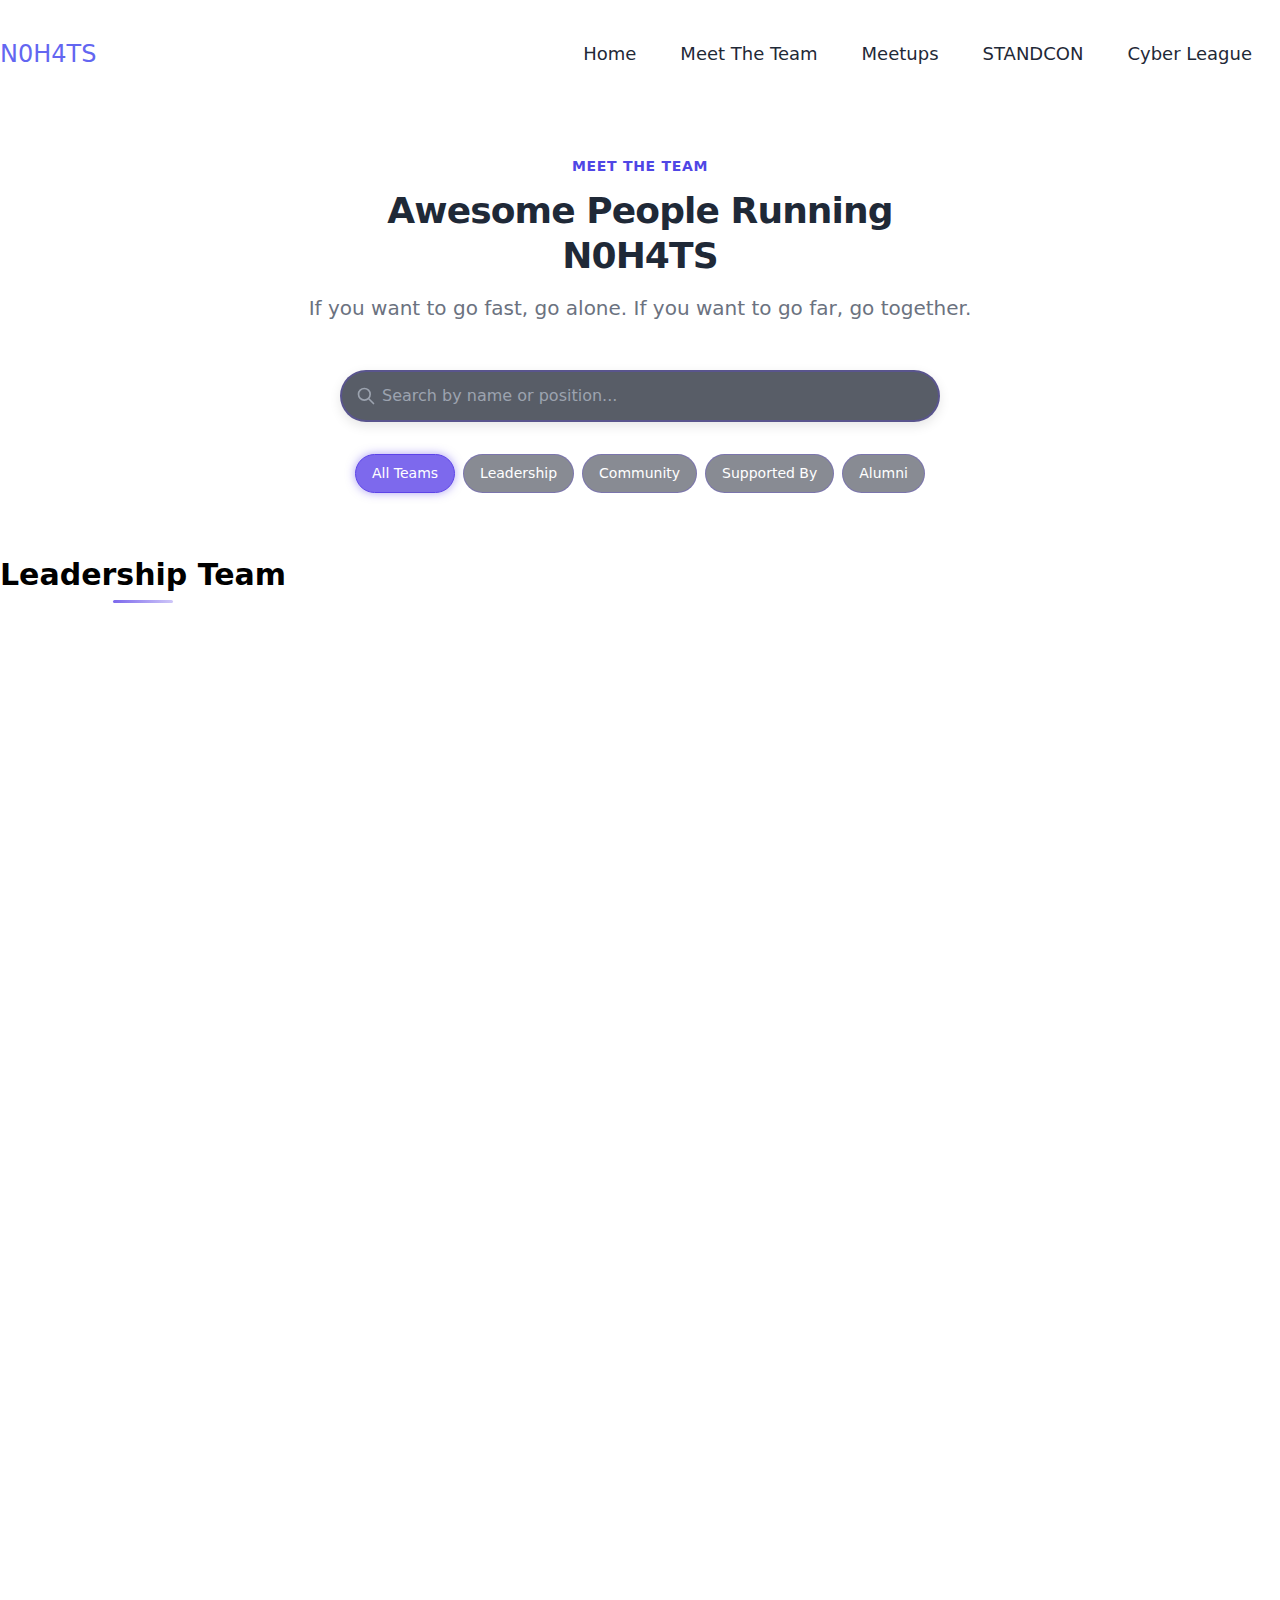
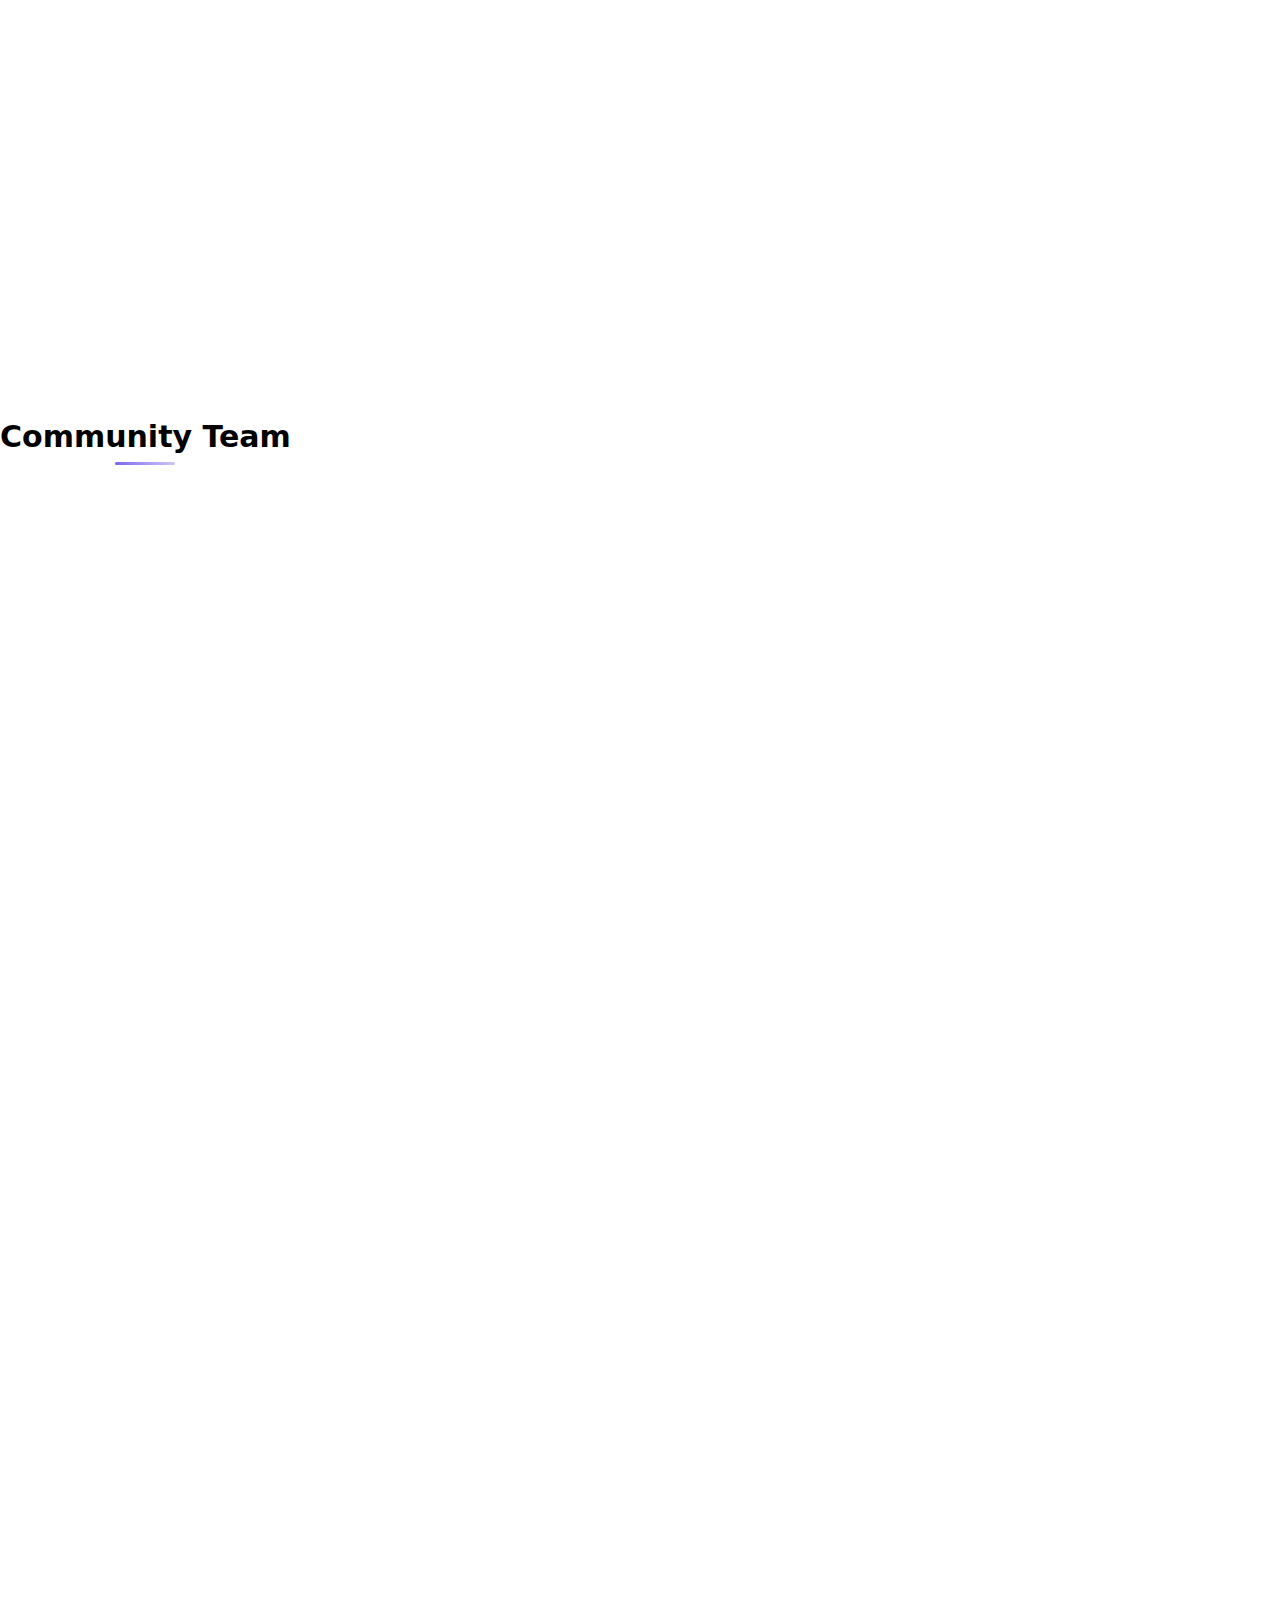
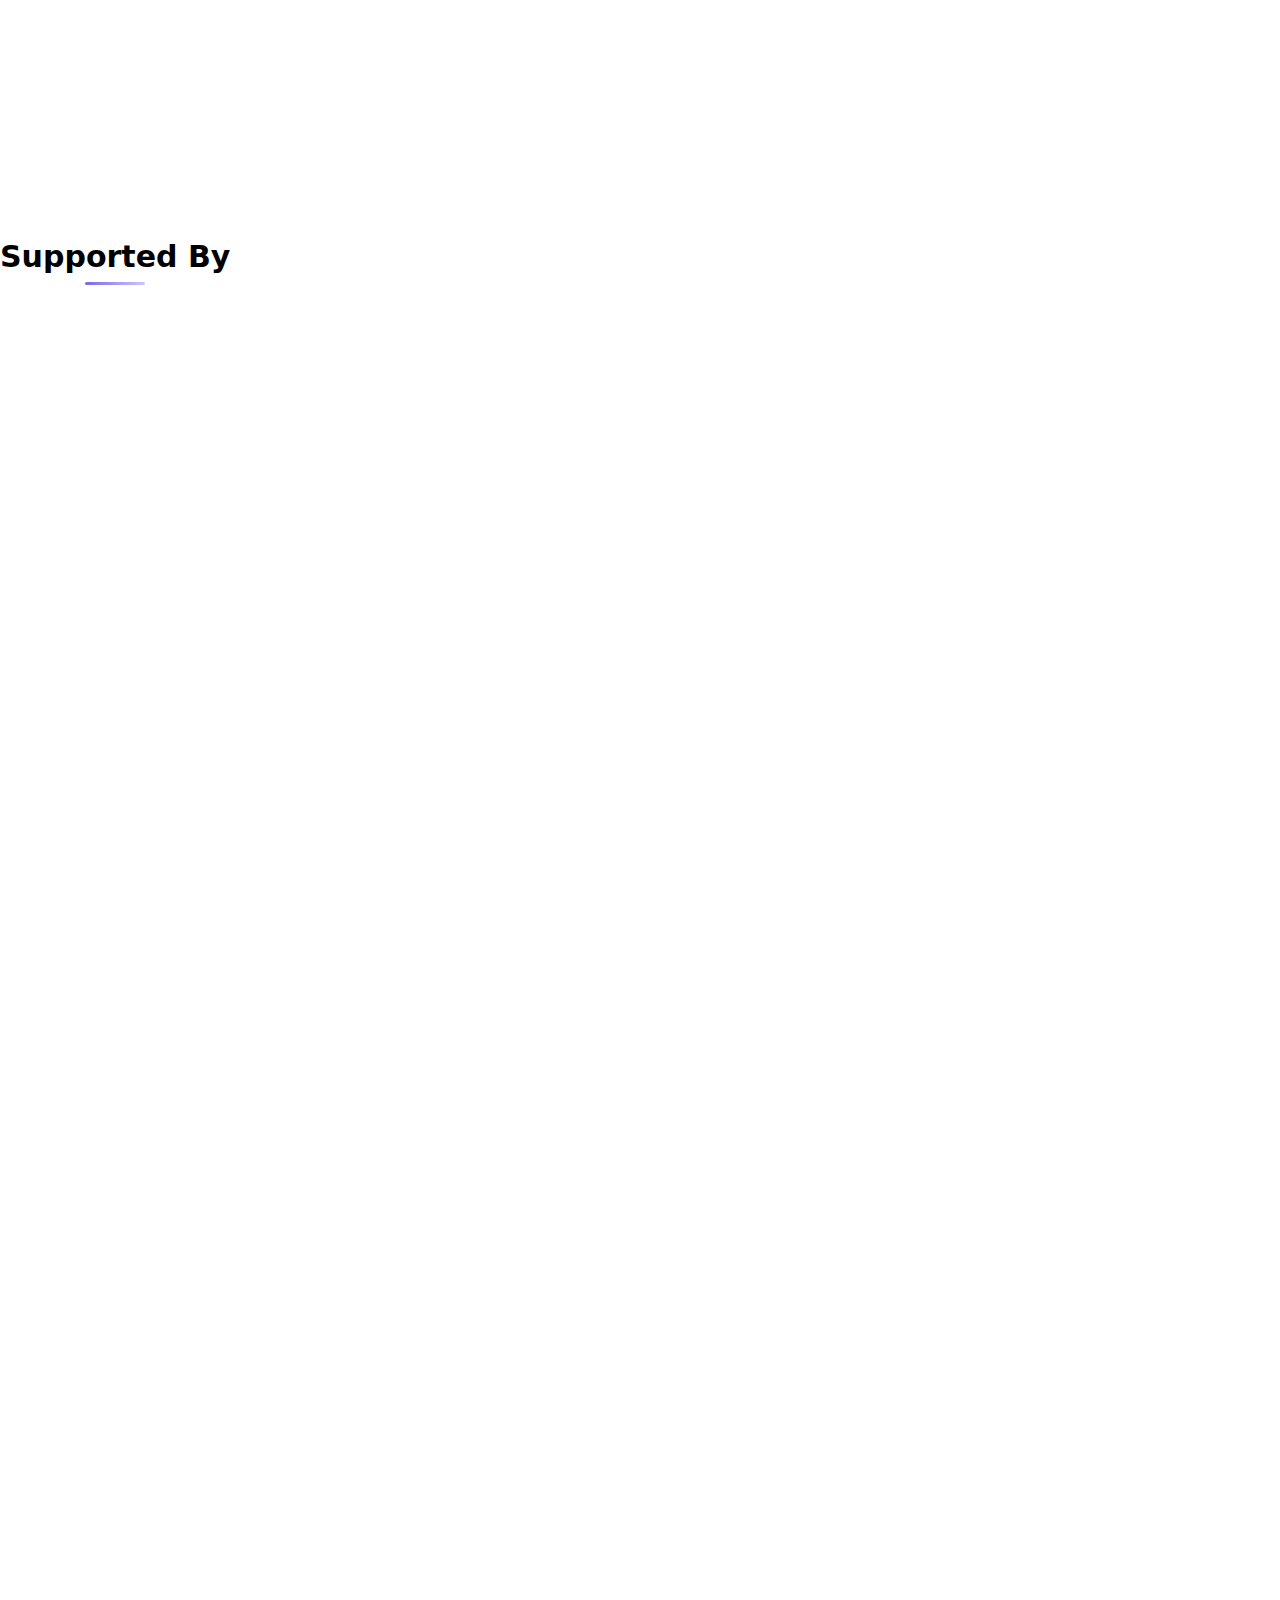
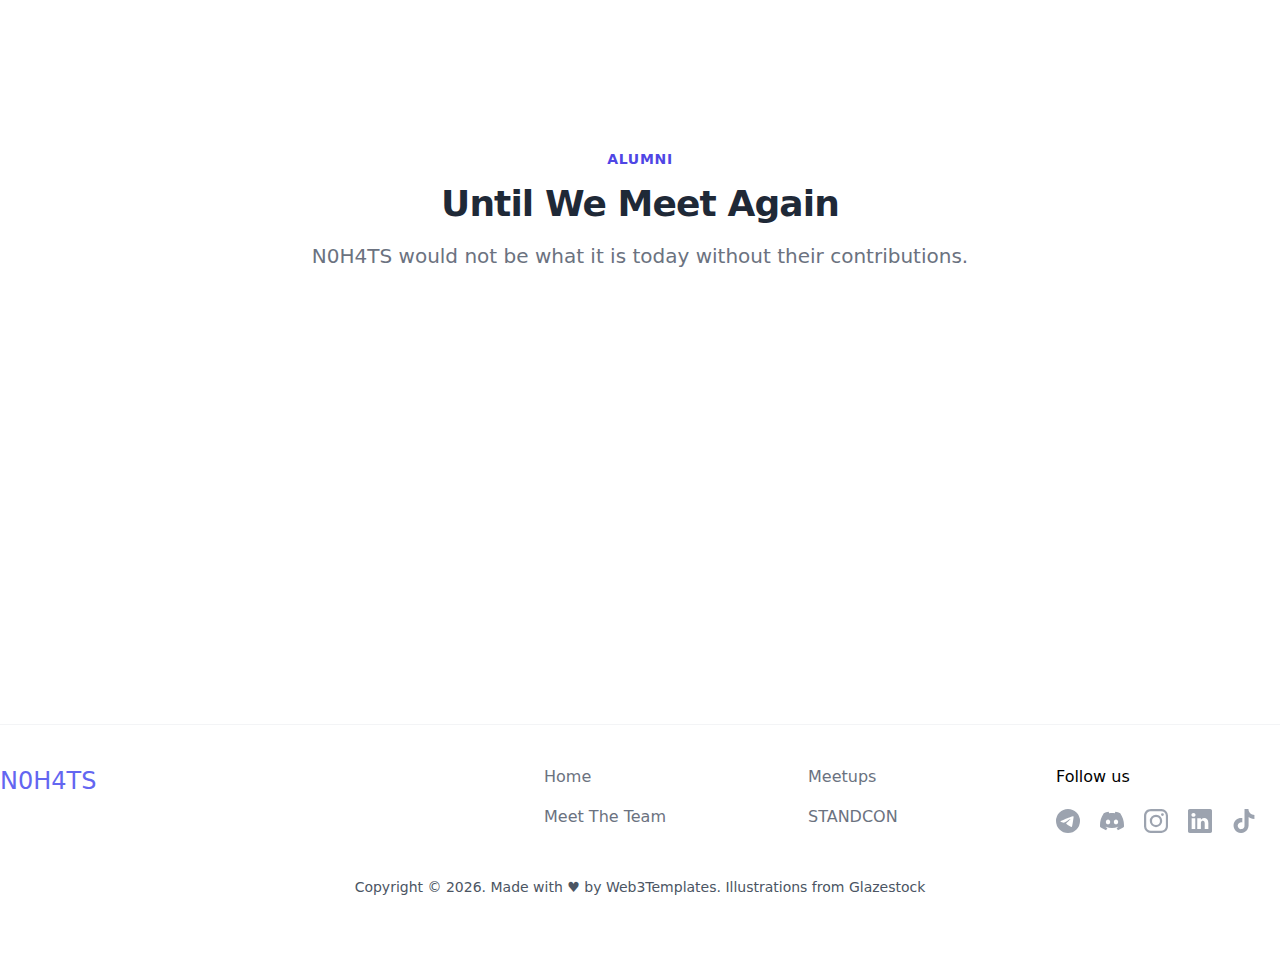
<file: meet-the-team.html>
<!DOCTYPE html><html><head><meta charSet="utf-8" data-next-head=""/><meta name="viewport" content="width=device-width" data-next-head=""/><title class="jsx-f58a53eff05ed534" data-next-head="">N0H4TS - Meet The Team</title><meta name="description" content="Meet the awesome people running N0H4TS" class="jsx-f58a53eff05ed534" data-next-head=""/><link rel="icon" href="https://hongxuan1994.github.io/n0h4ts-web/_next/static/media/favicon.e8720256.ico" class="jsx-f58a53eff05ed534" data-next-head=""/><a rel="stylesheet" href="https://fonts.googleapis.com/css2?family=Inter:wght@400..700&amp;display=swap"></a><link rel="preload" href="https://hongxuan1994.github.io/n0h4ts-web/_next/static/css/c6ea4b382b42cbe7.css" as="style"/><link rel="stylesheet" href="https://hongxuan1994.github.io/n0h4ts-web/_next/static/css/c6ea4b382b42cbe7.css" data-n-g=""/><noscript data-n-css=""></noscript><script defer="" nomodule="" src="https://hongxuan1994.github.io/n0h4ts-web/_next/static/chunks/polyfills-42372ed130431b0a.js"></script><script src="https://hongxuan1994.github.io/n0h4ts-web/_next/static/chunks/webpack-2539c080f2af1b68.js" defer=""></script><script src="https://hongxuan1994.github.io/n0h4ts-web/_next/static/chunks/framework-5757d75364ce2279.js" defer=""></script><script src="https://hongxuan1994.github.io/n0h4ts-web/_next/static/chunks/main-9fcaa4f5d8f28b37.js" defer=""></script><script src="https://hongxuan1994.github.io/n0h4ts-web/_next/static/chunks/pages/_app-b54cd34b65931c6b.js" defer=""></script><script src="https://hongxuan1994.github.io/n0h4ts-web/_next/static/chunks/928-f4d8dba1ba0c9c1d.js" defer=""></script><script src="https://hongxuan1994.github.io/n0h4ts-web/_next/static/chunks/535-d0da9868c6628173.js" defer=""></script><script src="https://hongxuan1994.github.io/n0h4ts-web/_next/static/chunks/601-39c1900fcfa96f66.js" defer=""></script><script src="https://hongxuan1994.github.io/n0h4ts-web/_next/static/chunks/128-ba1819919be444b3.js" defer=""></script><script src="https://hongxuan1994.github.io/n0h4ts-web/_next/static/chunks/975-ce99b0bb601ed4d8.js" defer=""></script><script src="https://hongxuan1994.github.io/n0h4ts-web/_next/static/chunks/pages/meet-the-team-08f042d6a6c5e2eb.js" defer=""></script><script src="https://hongxuan1994.github.io/n0h4ts-web/_next/static/IGRDn6Wn0QuwJF7VaIs8t/_buildManifest.js" defer=""></script><script src="https://hongxuan1994.github.io/n0h4ts-web/_next/static/IGRDn6Wn0QuwJF7VaIs8t/_ssgManifest.js" defer=""></script><style id="__jsx-4cbac734c725400e">.alumni-card{opacity:0;-webkit-transform:translatey(20px);-moz-transform:translatey(20px);-ms-transform:translatey(20px);-o-transform:translatey(20px);transform:translatey(20px);-webkit-animation:fadeIn.5s ease-out forwards;-moz-animation:fadeIn.5s ease-out forwards;-o-animation:fadeIn.5s ease-out forwards;animation:fadeIn.5s ease-out forwards;-webkit-transition:all.4s cubic-bezier(.34,1.56,.64,1);-moz-transition:all.4s cubic-bezier(.34,1.56,.64,1);-o-transition:all.4s cubic-bezier(.34,1.56,.64,1);transition:all.4s cubic-bezier(.34,1.56,.64,1);background:-webkit-linear-gradient(305deg,rgba(31,31,31,.6),rgba(40,40,40,.8));background:-moz-linear-gradient(305deg,rgba(31,31,31,.6),rgba(40,40,40,.8));background:-o-linear-gradient(305deg,rgba(31,31,31,.6),rgba(40,40,40,.8));background:linear-gradient(145deg,rgba(31,31,31,.6),rgba(40,40,40,.8));-webkit-backdrop-filter:blur(5px);backdrop-filter:blur(5px);border:1px solid rgba(255,255,255,.05)}.alumni-card:hover{-webkit-transform:translatey(-5px);-moz-transform:translatey(-5px);-ms-transform:translatey(-5px);-o-transform:translatey(-5px);transform:translatey(-5px);background:-webkit-linear-gradient(305deg,rgba(35,35,35,.7),rgba(45,45,45,.9));background:-moz-linear-gradient(305deg,rgba(35,35,35,.7),rgba(45,45,45,.9));background:-o-linear-gradient(305deg,rgba(35,35,35,.7),rgba(45,45,45,.9));background:linear-gradient(145deg,rgba(35,35,35,.7),rgba(45,45,45,.9))}@-webkit-keyframes fadeIn{to{opacity:1;-webkit-transform:translatey(0);transform:translatey(0)}}@-moz-keyframes fadeIn{to{opacity:1;-moz-transform:translatey(0);transform:translatey(0)}}@-o-keyframes fadeIn{to{opacity:1;-o-transform:translatey(0);transform:translatey(0)}}@keyframes fadeIn{to{opacity:1;-webkit-transform:translatey(0);-moz-transform:translatey(0);-o-transform:translatey(0);transform:translatey(0)}}.search-highlight{background-color:rgba(92,67,232,.3);-webkit-border-radius:3px;-moz-border-radius:3px;border-radius:3px;padding:0 2px;font-weight:bold}.no-results{text-align:center;padding:2rem;font-size:1.2rem;color:rgba(156,163,175,1);background:rgba(17,24,39,.5);-webkit-border-radius:10px;-moz-border-radius:10px;border-radius:10px;margin:2rem 0;border:1px dashed rgba(92,67,232,.3)}</style><style id="__jsx-f58a53eff05ed534">.page-content{opacity:0;-webkit-transform:translatey(20px);-moz-transform:translatey(20px);-ms-transform:translatey(20px);-o-transform:translatey(20px);transform:translatey(20px);-webkit-transition:opacity.8s ease-out,-webkit-transform.8s ease-out;-moz-transition:opacity.8s ease-out,-moz-transform.8s ease-out;-o-transition:opacity.8s ease-out,-o-transform.8s ease-out;transition:opacity.8s ease-out,-webkit-transform.8s ease-out;transition:opacity.8s ease-out,-moz-transform.8s ease-out;transition:opacity.8s ease-out,-o-transform.8s ease-out;transition:opacity.8s ease-out,transform.8s ease-out}.page-content.loaded{opacity:1;-webkit-transform:translatey(0);-moz-transform:translatey(0);-ms-transform:translatey(0);-o-transform:translatey(0);transform:translatey(0)}.search-filter-container{max-width:1200px;margin:0 auto 2rem;padding:0 1rem;display:-webkit-box;display:-webkit-flex;display:-moz-box;display:-ms-flexbox;display:flex;-webkit-box-orient:vertical;-webkit-box-direction:normal;-webkit-flex-direction:column;-moz-box-orient:vertical;-moz-box-direction:normal;-ms-flex-direction:column;flex-direction:column;gap:1rem}.search-box{position:relative;width:100%;max-width:600px;margin:0 auto}.search-icon{position:absolute;left:1rem;top:50%;-webkit-transform:translatey(-50%);-moz-transform:translatey(-50%);-ms-transform:translatey(-50%);-o-transform:translatey(-50%);transform:translatey(-50%);width:20px;height:20px;color:rgba(156,163,175,1)}.search-input{width:100%;padding:.75rem 1rem .75rem 2.5rem;-webkit-border-radius:9999px;-moz-border-radius:9999px;border-radius:9999px;border:2px solid rgba(92,67,232,.3);background-color:rgba(17,24,39,.7);color:white;font-size:1rem;-webkit-transition:all.3s ease;-moz-transition:all.3s ease;-o-transition:all.3s ease;transition:all.3s ease;-webkit-box-shadow:0 4px 12px rgba(0,0,0,.1);-moz-box-shadow:0 4px 12px rgba(0,0,0,.1);box-shadow:0 4px 12px rgba(0,0,0,.1)}.search-input:focus{outline:none;border-color:rgba(92,67,232,.8);-webkit-box-shadow:0 0 0 3px rgba(92,67,232,.3);-moz-box-shadow:0 0 0 3px rgba(92,67,232,.3);box-shadow:0 0 0 3px rgba(92,67,232,.3)}.clear-search{position:absolute;right:1rem;top:50%;-webkit-transform:translatey(-50%);-moz-transform:translatey(-50%);-ms-transform:translatey(-50%);-o-transform:translatey(-50%);transform:translatey(-50%);width:20px;height:20px;color:rgba(156,163,175,1);background:none;border:none;cursor:pointer;-webkit-transition:color.3s ease;-moz-transition:color.3s ease;-o-transition:color.3s ease;transition:color.3s ease}.clear-search:hover{color:white}.filter-buttons{display:-webkit-box;display:-webkit-flex;display:-moz-box;display:-ms-flexbox;display:flex;-webkit-flex-wrap:wrap;-ms-flex-wrap:wrap;flex-wrap:wrap;gap:.5rem;-webkit-box-pack:center;-webkit-justify-content:center;-moz-box-pack:center;-ms-flex-pack:center;justify-content:center;margin-top:1rem}.filter-btn{padding:.5rem 1rem;-webkit-border-radius:9999px;-moz-border-radius:9999px;border-radius:9999px;border:1px solid rgba(92,67,232,.3);background-color:rgba(17,24,39,.5);color:white;font-size:.875rem;-webkit-transition:all.3s ease;-moz-transition:all.3s ease;-o-transition:all.3s ease;transition:all.3s ease;cursor:pointer}.filter-btn:hover{background-color:rgba(92,67,232,.2);border-color:rgba(92,67,232,.5)}.filter-btn.active{background-color:rgba(92,67,232,.8);border-color:rgba(92,67,232,1);-webkit-box-shadow:0 0 10px rgba(92,67,232,.5);-moz-box-shadow:0 0 10px rgba(92,67,232,.5);box-shadow:0 0 10px rgba(92,67,232,.5)}.clear-filters-btn{margin:1rem auto 0;padding:.5rem 1rem;-webkit-border-radius:9999px;-moz-border-radius:9999px;border-radius:9999px;border:1px solid rgba(239,68,68,.5);background-color:rgba(239,68,68,.1);color:rgba(239,68,68,1);font-size:.875rem;-webkit-transition:all.3s ease;-moz-transition:all.3s ease;-o-transition:all.3s ease;transition:all.3s ease;cursor:pointer;display:block}.clear-filters-btn:hover{background-color:rgba(239,68,68,.2)}.team-container{-webkit-animation:fadeIn.8s ease-out;-moz-animation:fadeIn.8s ease-out;-o-animation:fadeIn.8s ease-out;animation:fadeIn.8s ease-out}.alumni-section{margin-top:2rem}.search-section-label{text-align:center;font-size:1.2rem;color:rgba(156,163,175,1);margin-bottom:1rem;padding:.5rem;background-color:rgba(92,67,232,.1);-webkit-border-radius:.5rem;-moz-border-radius:.5rem;border-radius:.5rem;border:1px solid rgba(92,67,232,.3);width:-webkit-fit-content;width:-moz-fit-content;width:fit-content;margin:0 auto 1.5rem}@-webkit-keyframes fadeIn{from{opacity:0;-webkit-transform:translatey(20px);transform:translatey(20px)}to{opacity:1;-webkit-transform:translatey(0);transform:translatey(0)}}@-moz-keyframes fadeIn{from{opacity:0;-moz-transform:translatey(20px);transform:translatey(20px)}to{opacity:1;-moz-transform:translatey(0);transform:translatey(0)}}@-o-keyframes fadeIn{from{opacity:0;-o-transform:translatey(20px);transform:translatey(20px)}to{opacity:1;-o-transform:translatey(0);transform:translatey(0)}}@keyframes fadeIn{from{opacity:0;-webkit-transform:translatey(20px);-moz-transform:translatey(20px);-o-transform:translatey(20px);transform:translatey(20px)}to{opacity:1;-webkit-transform:translatey(0);-moz-transform:translatey(0);-o-transform:translatey(0);transform:translatey(0)}}@media(max-width:640px){.filter-buttons{grid-template-columns:repeat(2,1fr)}}</style></head><body><div id="__next"><script>!function(){try{var d=document.documentElement,c=d.classList;c.remove('light','dark');var e=localStorage.getItem('theme');if('system'===e||(!e&&true)){var t='(prefers-color-scheme: dark)',m=window.matchMedia(t);if(m.media!==t||m.matches){d.style.colorScheme = 'dark';c.add('dark')}else{d.style.colorScheme = 'light';c.add('light')}}else if(e){c.add(e|| '')}if(e==='light'||e==='dark')d.style.colorScheme=e}catch(e){}}()</script><div class="w-full"><nav class="container relative flex flex-wrap items-center justify-between p-8 mx-auto lg:justify-between xl:px-0"><div class="flex flex-wrap items-center justify-between w-full lg:w-auto"><a href="/n0h4ts-web"><span class="flex items-center space-x-2 text-2xl font-medium text-indigo-500 dark:text-gray-100"><span>N0H4TS</span></span></a><button aria-label="Toggle Menu" class="px-2 py-1 ml-auto text-gray-500 rounded-md lg:hidden hover:text-indigo-500 focus:text-indigo-500 focus:bg-indigo-100 focus:outline-none dark:text-gray-300 dark:focus:bg-trueGray-700" id="headlessui-disclosure-button-:R4l6:" type="button" aria-expanded="false" data-headlessui-state=""><svg class="w-6 h-6 fill-current" xmlns="http://www.w3.org/2000/svg" viewBox="0 0 24 24"><path fill-rule="evenodd" d="M4 5h16a1 1 0 0 1 0 2H4a1 1 0 1 1 0-2zm0 6h16a1 1 0 0 1 0 2H4a1 1 0 0 1 0-2zm0 6h16a1 1 0 0 1 0 2H4a1 1 0 0 1 0-2z"></path></svg></button></div><div class="hidden text-center lg:flex lg:items-center"><ul class="items-center justify-end flex-1 pt-6 list-none lg:pt-0 lg:flex"><li class="mr-3 nav__item"><a class="inline-block px-4 py-2 text-lg font-normal text-gray-800 no-underline rounded-md dark:text-gray-200 hover:text-indigo-500 focus:text-indigo-500 focus:bg-indigo-100 focus:outline-none dark:focus:bg-gray-800" href="/n0h4ts-web">Home</a></li><li class="mr-3 nav__item"><a class="inline-block px-4 py-2 text-lg font-normal text-gray-800 no-underline rounded-md dark:text-gray-200 hover:text-indigo-500 focus:text-indigo-500 focus:bg-indigo-100 focus:outline-none dark:focus:bg-gray-800" href="/n0h4ts-web/meet-the-team">Meet The Team</a></li><li class="mr-3 nav__item"><a class="inline-block px-4 py-2 text-lg font-normal text-gray-800 no-underline rounded-md dark:text-gray-200 hover:text-indigo-500 focus:text-indigo-500 focus:bg-indigo-100 focus:outline-none dark:focus:bg-gray-800" href="/n0h4ts-web/meetups">Meetups</a></li><li class="mr-3 nav__item"><a class="inline-block px-4 py-2 text-lg font-normal text-gray-800 no-underline rounded-md dark:text-gray-200 hover:text-indigo-500 focus:text-indigo-500 focus:bg-indigo-100 focus:outline-none dark:focus:bg-gray-800" href="/n0h4ts-web/standcon">STANDCON</a></li><li class="mr-3 nav__item"><a class="inline-block px-4 py-2 text-lg font-normal text-gray-800 no-underline rounded-md dark:text-gray-200 hover:text-indigo-500 focus:text-indigo-500 focus:bg-indigo-100 focus:outline-none dark:focus:bg-gray-800" href="https://cyberleague.co">Cyber League</a></li></ul></div></nav></div><div class="jsx-f58a53eff05ed534 page-content "><div class="container p-8 mx-auto xl:px-0 flex w-full flex-col mt-4 items-center justify-center text-center"><div class="text-sm font-bold tracking-wider text-indigo-600 uppercase">Meet The Team</div><h2 class="max-w-2xl mt-3 text-3xl font-bold leading-snug tracking-tight text-gray-800 lg:leading-tight lg:text-4xl dark:text-white">Awesome People Running N0H4TS</h2><p class="max-w-2xl py-4 text-lg leading-normal text-gray-500 lg:text-xl xl:text-xl dark:text-gray-300">If you want to go fast, go alone. If you want to go far, go together.</p></div><div class="jsx-f58a53eff05ed534 search-filter-container"><div class="jsx-f58a53eff05ed534 search-box"><div class="jsx-f58a53eff05ed534 search-icon"><svg xmlns="http://www.w3.org/2000/svg" fill="none" viewBox="0 0 24 24" stroke="currentColor" class="jsx-f58a53eff05ed534"><path stroke-linecap="round" stroke-linejoin="round" stroke-width="2" d="M21 21l-6-6m2-5a7 7 0 11-14 0 7 7 0 0114 0z" class="jsx-f58a53eff05ed534"></path></svg></div><input type="text" placeholder="Search by name or position..." class="jsx-f58a53eff05ed534 search-input" value=""/></div><div class="jsx-f58a53eff05ed534 filter-buttons"><button class="jsx-f58a53eff05ed534 filter-btn active">All Teams</button><button class="jsx-f58a53eff05ed534 filter-btn ">Leadership</button><button class="jsx-f58a53eff05ed534 filter-btn ">Community</button><button class="jsx-f58a53eff05ed534 filter-btn ">Supported By</button><button class="jsx-f58a53eff05ed534 filter-btn ">Alumni</button></div></div><div class="jsx-f58a53eff05ed534 team-container"><div class="container p-8 mx-auto xl:px-0 "><div id="leadership" class="mb-16" style="min-height:1200px"><h2 class="text-3xl font-bold mb-8 text-center section-title" data-section="leadership">Leadership Team</h2><div class="grid grid-cols-1 gap-6 h-full sm:grid-cols-2 lg:grid-cols-4"><div class="grid col-span-1 h-auto mb-5"><div class="grid grid-flow-row auto-rows-max w-full h-full px-6 rounded-2xl bg-trueGray-800 gap-2 team-card" style="animation-delay:0s"><div class="flex items-center justify-center py-5"><div class="photo-container"><img alt="Yu Pengfei" loading="lazy" width="150" height="150" decoding="async" data-nimg="1" class="rounded-full" style="color:transparent;background-size:cover;background-position:50% 50%;background-repeat:no-repeat;background-image:url(&quot;data:image/svg+xml;charset=utf-8,%3Csvg xmlns=&#x27;http://www.w3.org/2000/svg&#x27; viewBox=&#x27;0 0 320 320&#x27;%3E%3Cfilter id=&#x27;b&#x27; color-interpolation-filters=&#x27;sRGB&#x27;%3E%3CfeGaussianBlur stdDeviation=&#x27;20&#x27;/%3E%3CfeColorMatrix values=&#x27;1 0 0 0 0 0 1 0 0 0 0 0 1 0 0 0 0 0 100 -1&#x27; result=&#x27;s&#x27;/%3E%3CfeFlood x=&#x27;0&#x27; y=&#x27;0&#x27; width=&#x27;100%25&#x27; height=&#x27;100%25&#x27;/%3E%3CfeComposite operator=&#x27;out&#x27; in=&#x27;s&#x27;/%3E%3CfeComposite in2=&#x27;SourceGraphic&#x27;/%3E%3CfeGaussianBlur stdDeviation=&#x27;20&#x27;/%3E%3C/filter%3E%3Cimage width=&#x27;100%25&#x27; height=&#x27;100%25&#x27; x=&#x27;0&#x27; y=&#x27;0&#x27; preserveAspectRatio=&#x27;none&#x27; style=&#x27;filter: url(%23b);&#x27; href=&#x27;[data-uri]&#x27;/%3E%3C/svg%3E&quot;)" src="https://hongxuan1994.github.io/n0h4ts-web/_next/static/media/pf.6aca4020.png"/></div></div><div class="text-center text-xl lg:text-2xl font-semibold"><p>Yu Pengfei</p></div><div class="text-center text-l lg:text-xl"><p class="position-title"><i>Chairman</i></p></div><div class="flex items-center justify-center text-center text-xs h-10 lg:text-s"><p><i>&quot;I&#x27;ve been involved in a number of cults, both as a leader and a follower. You have more fun as a follower, but you make more money as a leader&quot; - Creed Bratton</i></p></div><div class="grid justify-items-center py-3"><a href="https://www.linkedin.com/in/pengfei-yu-69783a93/" target="_blank" rel="noopener noreferrer" class="linkedin-link"><span class="sr-only">Linkedin</span><svg xmlns="http://www.w3.org/2000/svg" width="24" height="24" viewBox="0 0 24 24" fill="currentColor" class="linkedin-icon"><path d="M22.23 0H1.77C.8 0 0 .77 0 1.72v20.56C0 23.23.8 24 1.77 24h20.46c.98 0 1.77-.77 1.77-1.72V1.72C24 .77 23.2 0 22.23 0zM7.27 20.1H3.65V9.24h3.62V20.1zM5.47 7.76h-.03c-1.22 0-2-.83-2-1.87 0-1.06.8-1.87 2.05-1.87 1.24 0 2 .8 2.02 1.87 0 1.04-.78 1.87-2.05 1.87zM20.34 20.1h-3.63v-5.8c0-1.45-.52-2.45-1.83-2.45-1 0-1.6.67-1.87 1.32-.1.23-.11.55-.11.88v6.05H9.28s.05-9.82 0-10.84h3.63v1.54a3.6 3.6 0 0 1 3.26-1.8c2.39 0 4.18 1.56 4.18 4.89v6.21z"></path></svg></a></div></div></div><div class="grid col-span-1 h-auto mb-5"><div class="flip-card"><div class="flip-card-inner "><div class="flip-card-front grid grid-flow-row auto-rows-max w-full h-full px-6 rounded-2xl bg-trueGray-800 gap-2 team-card" style="animation-delay:0.1s"><div class="flex items-center justify-center py-5"><div class="photo-container"><img alt="Lim Hong Xuan" loading="lazy" width="150" height="150" decoding="async" data-nimg="1" class="rounded-full" style="color:transparent;background-size:cover;background-position:50% 50%;background-repeat:no-repeat;background-image:url(&quot;data:image/svg+xml;charset=utf-8,%3Csvg xmlns=&#x27;http://www.w3.org/2000/svg&#x27; viewBox=&#x27;0 0 320 320&#x27;%3E%3Cfilter id=&#x27;b&#x27; color-interpolation-filters=&#x27;sRGB&#x27;%3E%3CfeGaussianBlur stdDeviation=&#x27;20&#x27;/%3E%3CfeColorMatrix values=&#x27;1 0 0 0 0 0 1 0 0 0 0 0 1 0 0 0 0 0 100 -1&#x27; result=&#x27;s&#x27;/%3E%3CfeFlood x=&#x27;0&#x27; y=&#x27;0&#x27; width=&#x27;100%25&#x27; height=&#x27;100%25&#x27;/%3E%3CfeComposite operator=&#x27;out&#x27; in=&#x27;s&#x27;/%3E%3CfeComposite in2=&#x27;SourceGraphic&#x27;/%3E%3CfeGaussianBlur stdDeviation=&#x27;20&#x27;/%3E%3C/filter%3E%3Cimage width=&#x27;100%25&#x27; height=&#x27;100%25&#x27; x=&#x27;0&#x27; y=&#x27;0&#x27; preserveAspectRatio=&#x27;none&#x27; style=&#x27;filter: url(%23b);&#x27; href=&#x27;[data-uri]&#x27;/%3E%3C/svg%3E&quot;)" src="https://hongxuan1994.github.io/n0h4ts-web/_next/static/media/hx.3db53b86.png"/></div></div><div class="text-center text-xl lg:text-2xl font-semibold"><p>Lim Hong Xuan</p></div><div class="text-center text-l lg:text-xl"><p class="position-title"><i>Vice-Chairman</i></p></div><div class="flex items-center justify-center text-center text-xs h-10 lg:text-s"><p><i>I got sold for a cheap dinner</i></p></div><div class="grid justify-items-center py-3"><a href="https://www.linkedin.com/in/hong-xuan-lim-4b9146a7/" target="_blank" rel="noopener noreferrer" class="linkedin-link"><span class="sr-only">Linkedin</span><svg xmlns="http://www.w3.org/2000/svg" width="24" height="24" viewBox="0 0 24 24" fill="currentColor" class="linkedin-icon"><path d="M22.23 0H1.77C.8 0 0 .77 0 1.72v20.56C0 23.23.8 24 1.77 24h20.46c.98 0 1.77-.77 1.77-1.72V1.72C24 .77 23.2 0 22.23 0zM7.27 20.1H3.65V9.24h3.62V20.1zM5.47 7.76h-.03c-1.22 0-2-.83-2-1.87 0-1.06.8-1.87 2.05-1.87 1.24 0 2 .8 2.02 1.87 0 1.04-.78 1.87-2.05 1.87zM20.34 20.1h-3.63v-5.8c0-1.45-.52-2.45-1.83-2.45-1 0-1.6.67-1.87 1.32-.1.23-.11.55-.11.88v6.05H9.28s.05-9.82 0-10.84h3.63v1.54a3.6 3.6 0 0 1 3.26-1.8c2.39 0 4.18 1.56 4.18 4.89v6.21z"></path></svg></a></div><div class="flip-hint"><span>Click to flip</span></div></div><div class="flip-card-back"><div class="cyber-code">N0H4TS-02</div><div class="cyber-badge"><span>N0H4TS WEBSITE DESIGNER</span></div><div class="cyber-message">Website designed by<br/><span class="designers">Hong Xuan, Zara &amp; Brandon</span><br/><span><br/>Read This Quote Second</span></div><div class="cyber-footer">N0H4TS // 2025<div class="cyber-grid"></div></div></div></div></div></div><div class="grid col-span-1 h-auto mb-5"><div class="grid grid-flow-row auto-rows-max w-full h-full px-6 rounded-2xl bg-trueGray-800 gap-2 team-card" style="animation-delay:0.2s"><div class="flex items-center justify-center py-5"><div class="photo-container"><img alt="Jerry Tan" loading="lazy" width="150" height="150" decoding="async" data-nimg="1" class="rounded-full" style="color:transparent;background-size:cover;background-position:50% 50%;background-repeat:no-repeat;background-image:url(&quot;data:image/svg+xml;charset=utf-8,%3Csvg xmlns=&#x27;http://www.w3.org/2000/svg&#x27; viewBox=&#x27;0 0 320 320&#x27;%3E%3Cfilter id=&#x27;b&#x27; color-interpolation-filters=&#x27;sRGB&#x27;%3E%3CfeGaussianBlur stdDeviation=&#x27;20&#x27;/%3E%3CfeColorMatrix values=&#x27;1 0 0 0 0 0 1 0 0 0 0 0 1 0 0 0 0 0 100 -1&#x27; result=&#x27;s&#x27;/%3E%3CfeFlood x=&#x27;0&#x27; y=&#x27;0&#x27; width=&#x27;100%25&#x27; height=&#x27;100%25&#x27;/%3E%3CfeComposite operator=&#x27;out&#x27; in=&#x27;s&#x27;/%3E%3CfeComposite in2=&#x27;SourceGraphic&#x27;/%3E%3CfeGaussianBlur stdDeviation=&#x27;20&#x27;/%3E%3C/filter%3E%3Cimage width=&#x27;100%25&#x27; height=&#x27;100%25&#x27; x=&#x27;0&#x27; y=&#x27;0&#x27; preserveAspectRatio=&#x27;none&#x27; style=&#x27;filter: url(%23b);&#x27; href=&#x27;[data-uri]&#x27;/%3E%3C/svg%3E&quot;)" src="https://hongxuan1994.github.io/n0h4ts-web/_next/static/media/jerry.522ffd36.jpg"/></div></div><div class="text-center text-xl lg:text-2xl font-semibold"><p>Jerry Tan</p></div><div class="text-center text-l lg:text-xl"><p class="position-title"><i>Chief of Finance</i></p></div><div class="flex items-center justify-center text-center text-xs h-10 lg:text-s"><p><i>If others can do it, so can you! If others cannot do it, you MUST do it.</i></p></div><div class="grid justify-items-center py-3"><a href="https://www.linkedin.com/in/jerry-tan-87914b121/" target="_blank" rel="noopener noreferrer" class="linkedin-link"><span class="sr-only">Linkedin</span><svg xmlns="http://www.w3.org/2000/svg" width="24" height="24" viewBox="0 0 24 24" fill="currentColor" class="linkedin-icon"><path d="M22.23 0H1.77C.8 0 0 .77 0 1.72v20.56C0 23.23.8 24 1.77 24h20.46c.98 0 1.77-.77 1.77-1.72V1.72C24 .77 23.2 0 22.23 0zM7.27 20.1H3.65V9.24h3.62V20.1zM5.47 7.76h-.03c-1.22 0-2-.83-2-1.87 0-1.06.8-1.87 2.05-1.87 1.24 0 2 .8 2.02 1.87 0 1.04-.78 1.87-2.05 1.87zM20.34 20.1h-3.63v-5.8c0-1.45-.52-2.45-1.83-2.45-1 0-1.6.67-1.87 1.32-.1.23-.11.55-.11.88v6.05H9.28s.05-9.82 0-10.84h3.63v1.54a3.6 3.6 0 0 1 3.26-1.8c2.39 0 4.18 1.56 4.18 4.89v6.21z"></path></svg></a></div></div></div><div class="grid col-span-1 h-auto mb-5"><div class="grid grid-flow-row auto-rows-max w-full h-full px-6 rounded-2xl bg-trueGray-800 gap-2 team-card" style="animation-delay:0.30000000000000004s"><div class="flex items-center justify-center py-5"><div class="photo-container"><img alt="Anders Soh" loading="lazy" width="150" height="150" decoding="async" data-nimg="1" class="rounded-full" style="color:transparent;background-size:cover;background-position:50% 50%;background-repeat:no-repeat;background-image:url(&quot;data:image/svg+xml;charset=utf-8,%3Csvg xmlns=&#x27;http://www.w3.org/2000/svg&#x27; viewBox=&#x27;0 0 320 320&#x27;%3E%3Cfilter id=&#x27;b&#x27; color-interpolation-filters=&#x27;sRGB&#x27;%3E%3CfeGaussianBlur stdDeviation=&#x27;20&#x27;/%3E%3CfeColorMatrix values=&#x27;1 0 0 0 0 0 1 0 0 0 0 0 1 0 0 0 0 0 100 -1&#x27; result=&#x27;s&#x27;/%3E%3CfeFlood x=&#x27;0&#x27; y=&#x27;0&#x27; width=&#x27;100%25&#x27; height=&#x27;100%25&#x27;/%3E%3CfeComposite operator=&#x27;out&#x27; in=&#x27;s&#x27;/%3E%3CfeComposite in2=&#x27;SourceGraphic&#x27;/%3E%3CfeGaussianBlur stdDeviation=&#x27;20&#x27;/%3E%3C/filter%3E%3Cimage width=&#x27;100%25&#x27; height=&#x27;100%25&#x27; x=&#x27;0&#x27; y=&#x27;0&#x27; preserveAspectRatio=&#x27;none&#x27; style=&#x27;filter: url(%23b);&#x27; href=&#x27;[data-uri]&#x27;/%3E%3C/svg%3E&quot;)" src="https://hongxuan1994.github.io/n0h4ts-web/_next/static/media/anders.9c769977.jpg"/></div></div><div class="text-center text-xl lg:text-2xl font-semibold"><p>Anders Soh</p></div><div class="text-center text-l lg:text-xl"><p class="position-title"><i>Product Lead</i></p></div><div class="flex items-center justify-center text-center text-xs h-10 lg:text-s"><p><i>Casual CTF player and developer.</i></p></div><div class="grid justify-items-center py-3"><a href="https://www.linkedin.com/in/anderssoh/" target="_blank" rel="noopener noreferrer" class="linkedin-link"><span class="sr-only">Linkedin</span><svg xmlns="http://www.w3.org/2000/svg" width="24" height="24" viewBox="0 0 24 24" fill="currentColor" class="linkedin-icon"><path d="M22.23 0H1.77C.8 0 0 .77 0 1.72v20.56C0 23.23.8 24 1.77 24h20.46c.98 0 1.77-.77 1.77-1.72V1.72C24 .77 23.2 0 22.23 0zM7.27 20.1H3.65V9.24h3.62V20.1zM5.47 7.76h-.03c-1.22 0-2-.83-2-1.87 0-1.06.8-1.87 2.05-1.87 1.24 0 2 .8 2.02 1.87 0 1.04-.78 1.87-2.05 1.87zM20.34 20.1h-3.63v-5.8c0-1.45-.52-2.45-1.83-2.45-1 0-1.6.67-1.87 1.32-.1.23-.11.55-.11.88v6.05H9.28s.05-9.82 0-10.84h3.63v1.54a3.6 3.6 0 0 1 3.26-1.8c2.39 0 4.18 1.56 4.18 4.89v6.21z"></path></svg></a></div></div></div><div class="grid col-span-1 h-auto mb-5"><div class="grid grid-flow-row auto-rows-max w-full h-full px-6 rounded-2xl bg-trueGray-800 gap-2 team-card" style="animation-delay:0.4s"><div class="flex items-center justify-center py-5"><div class="photo-container"><img alt="Winston Ho" loading="lazy" width="150" height="150" decoding="async" data-nimg="1" class="rounded-full" style="color:transparent;background-size:cover;background-position:50% 50%;background-repeat:no-repeat;background-image:url(&quot;data:image/svg+xml;charset=utf-8,%3Csvg xmlns=&#x27;http://www.w3.org/2000/svg&#x27; viewBox=&#x27;0 0 320 320&#x27;%3E%3Cfilter id=&#x27;b&#x27; color-interpolation-filters=&#x27;sRGB&#x27;%3E%3CfeGaussianBlur stdDeviation=&#x27;20&#x27;/%3E%3CfeColorMatrix values=&#x27;1 0 0 0 0 0 1 0 0 0 0 0 1 0 0 0 0 0 100 -1&#x27; result=&#x27;s&#x27;/%3E%3CfeFlood x=&#x27;0&#x27; y=&#x27;0&#x27; width=&#x27;100%25&#x27; height=&#x27;100%25&#x27;/%3E%3CfeComposite operator=&#x27;out&#x27; in=&#x27;s&#x27;/%3E%3CfeComposite in2=&#x27;SourceGraphic&#x27;/%3E%3CfeGaussianBlur stdDeviation=&#x27;20&#x27;/%3E%3C/filter%3E%3Cimage width=&#x27;100%25&#x27; height=&#x27;100%25&#x27; x=&#x27;0&#x27; y=&#x27;0&#x27; preserveAspectRatio=&#x27;none&#x27; style=&#x27;filter: url(%23b);&#x27; href=&#x27;[data-uri]&#x27;/%3E%3C/svg%3E&quot;)" src="https://hongxuan1994.github.io/n0h4ts-web/_next/static/media/winston.fed63f37.jpg"/></div></div><div class="text-center text-xl lg:text-2xl font-semibold"><p>Winston Ho</p></div><div class="text-center text-l lg:text-xl"><p class="position-title"><i>CTF Lead</i></p></div><div class="flex items-center justify-center text-center text-xs h-10 lg:text-s"><p><i>...</i></p></div><div class="grid justify-items-center py-3"><a href="https://www.linkedin.com/in/winstonhmk/" target="_blank" rel="noopener noreferrer" class="linkedin-link"><span class="sr-only">Linkedin</span><svg xmlns="http://www.w3.org/2000/svg" width="24" height="24" viewBox="0 0 24 24" fill="currentColor" class="linkedin-icon"><path d="M22.23 0H1.77C.8 0 0 .77 0 1.72v20.56C0 23.23.8 24 1.77 24h20.46c.98 0 1.77-.77 1.77-1.72V1.72C24 .77 23.2 0 22.23 0zM7.27 20.1H3.65V9.24h3.62V20.1zM5.47 7.76h-.03c-1.22 0-2-.83-2-1.87 0-1.06.8-1.87 2.05-1.87 1.24 0 2 .8 2.02 1.87 0 1.04-.78 1.87-2.05 1.87zM20.34 20.1h-3.63v-5.8c0-1.45-.52-2.45-1.83-2.45-1 0-1.6.67-1.87 1.32-.1.23-.11.55-.11.88v6.05H9.28s.05-9.82 0-10.84h3.63v1.54a3.6 3.6 0 0 1 3.26-1.8c2.39 0 4.18 1.56 4.18 4.89v6.21z"></path></svg></a></div></div></div><div class="grid col-span-1 h-auto mb-5"><div class="grid grid-flow-row auto-rows-max w-full h-full px-6 rounded-2xl bg-trueGray-800 gap-2 team-card" style="animation-delay:0.5s"><div class="flex items-center justify-center py-5"><div class="photo-container"><img alt="Raina Tang" loading="lazy" width="150" height="150" decoding="async" data-nimg="1" class="rounded-full" style="color:transparent;background-size:cover;background-position:50% 50%;background-repeat:no-repeat;background-image:url(&quot;data:image/svg+xml;charset=utf-8,%3Csvg xmlns=&#x27;http://www.w3.org/2000/svg&#x27; viewBox=&#x27;0 0 320 320&#x27;%3E%3Cfilter id=&#x27;b&#x27; color-interpolation-filters=&#x27;sRGB&#x27;%3E%3CfeGaussianBlur stdDeviation=&#x27;20&#x27;/%3E%3CfeColorMatrix values=&#x27;1 0 0 0 0 0 1 0 0 0 0 0 1 0 0 0 0 0 100 -1&#x27; result=&#x27;s&#x27;/%3E%3CfeFlood x=&#x27;0&#x27; y=&#x27;0&#x27; width=&#x27;100%25&#x27; height=&#x27;100%25&#x27;/%3E%3CfeComposite operator=&#x27;out&#x27; in=&#x27;s&#x27;/%3E%3CfeComposite in2=&#x27;SourceGraphic&#x27;/%3E%3CfeGaussianBlur stdDeviation=&#x27;20&#x27;/%3E%3C/filter%3E%3Cimage width=&#x27;100%25&#x27; height=&#x27;100%25&#x27; x=&#x27;0&#x27; y=&#x27;0&#x27; preserveAspectRatio=&#x27;none&#x27; style=&#x27;filter: url(%23b);&#x27; href=&#x27;[data-uri]&#x27;/%3E%3C/svg%3E&quot;)" src="https://hongxuan1994.github.io/n0h4ts-web/_next/static/media/raina.55721cee.jpeg"/></div></div><div class="text-center text-xl lg:text-2xl font-semibold"><p>Raina Tang</p></div><div class="text-center text-l lg:text-xl"><p class="position-title"><i>Marketing Lead</i></p></div><div class="flex items-center justify-center text-center text-xs h-10 lg:text-s"><p><i>Dedicate your hearts.</i></p></div><div class="grid justify-items-center py-3"><a href="https://www.linkedin.com/in/raina-tang-163900203/" target="_blank" rel="noopener noreferrer" class="linkedin-link"><span class="sr-only">Linkedin</span><svg xmlns="http://www.w3.org/2000/svg" width="24" height="24" viewBox="0 0 24 24" fill="currentColor" class="linkedin-icon"><path d="M22.23 0H1.77C.8 0 0 .77 0 1.72v20.56C0 23.23.8 24 1.77 24h20.46c.98 0 1.77-.77 1.77-1.72V1.72C24 .77 23.2 0 22.23 0zM7.27 20.1H3.65V9.24h3.62V20.1zM5.47 7.76h-.03c-1.22 0-2-.83-2-1.87 0-1.06.8-1.87 2.05-1.87 1.24 0 2 .8 2.02 1.87 0 1.04-.78 1.87-2.05 1.87zM20.34 20.1h-3.63v-5.8c0-1.45-.52-2.45-1.83-2.45-1 0-1.6.67-1.87 1.32-.1.23-.11.55-.11.88v6.05H9.28s.05-9.82 0-10.84h3.63v1.54a3.6 3.6 0 0 1 3.26-1.8c2.39 0 4.18 1.56 4.18 4.89v6.21z"></path></svg></a></div></div></div><div class="grid col-span-1 h-auto mb-5"><div class="grid grid-flow-row auto-rows-max w-full h-full px-6 rounded-2xl bg-trueGray-800 gap-2 team-card" style="animation-delay:0.6000000000000001s"><div class="flex items-center justify-center py-5"><div class="photo-container"><img alt="Howard Yang" loading="lazy" width="150" height="150" decoding="async" data-nimg="1" class="rounded-full" style="color:transparent;background-size:cover;background-position:50% 50%;background-repeat:no-repeat;background-image:url(&quot;data:image/svg+xml;charset=utf-8,%3Csvg xmlns=&#x27;http://www.w3.org/2000/svg&#x27; viewBox=&#x27;0 0 320 320&#x27;%3E%3Cfilter id=&#x27;b&#x27; color-interpolation-filters=&#x27;sRGB&#x27;%3E%3CfeGaussianBlur stdDeviation=&#x27;20&#x27;/%3E%3CfeColorMatrix values=&#x27;1 0 0 0 0 0 1 0 0 0 0 0 1 0 0 0 0 0 100 -1&#x27; result=&#x27;s&#x27;/%3E%3CfeFlood x=&#x27;0&#x27; y=&#x27;0&#x27; width=&#x27;100%25&#x27; height=&#x27;100%25&#x27;/%3E%3CfeComposite operator=&#x27;out&#x27; in=&#x27;s&#x27;/%3E%3CfeComposite in2=&#x27;SourceGraphic&#x27;/%3E%3CfeGaussianBlur stdDeviation=&#x27;20&#x27;/%3E%3C/filter%3E%3Cimage width=&#x27;100%25&#x27; height=&#x27;100%25&#x27; x=&#x27;0&#x27; y=&#x27;0&#x27; preserveAspectRatio=&#x27;none&#x27; style=&#x27;filter: url(%23b);&#x27; href=&#x27;[data-uri]&#x27;/%3E%3C/svg%3E&quot;)" src="https://hongxuan1994.github.io/n0h4ts-web/_next/static/media/Howard.09c0d692.png"/></div></div><div class="text-center text-xl lg:text-2xl font-semibold"><p>Howard Yang</p></div><div class="text-center text-l lg:text-xl"><p class="position-title"><i>Training Lead</i></p></div><div class="flex items-center justify-center text-center text-xs h-10 lg:text-s"><p><i>The G in GIGO</i></p></div><div class="grid justify-items-center py-3"><a href="https://www.linkedin.com/in/howardyang97/" target="_blank" rel="noopener noreferrer" class="linkedin-link"><span class="sr-only">Linkedin</span><svg xmlns="http://www.w3.org/2000/svg" width="24" height="24" viewBox="0 0 24 24" fill="currentColor" class="linkedin-icon"><path d="M22.23 0H1.77C.8 0 0 .77 0 1.72v20.56C0 23.23.8 24 1.77 24h20.46c.98 0 1.77-.77 1.77-1.72V1.72C24 .77 23.2 0 22.23 0zM7.27 20.1H3.65V9.24h3.62V20.1zM5.47 7.76h-.03c-1.22 0-2-.83-2-1.87 0-1.06.8-1.87 2.05-1.87 1.24 0 2 .8 2.02 1.87 0 1.04-.78 1.87-2.05 1.87zM20.34 20.1h-3.63v-5.8c0-1.45-.52-2.45-1.83-2.45-1 0-1.6.67-1.87 1.32-.1.23-.11.55-.11.88v6.05H9.28s.05-9.82 0-10.84h3.63v1.54a3.6 3.6 0 0 1 3.26-1.8c2.39 0 4.18 1.56 4.18 4.89v6.21z"></path></svg></a></div></div></div><div class="grid col-span-1 h-auto mb-5"><div class="flip-card"><div class="flip-card-inner "><div class="flip-card-front grid grid-flow-row auto-rows-max w-full h-full px-6 rounded-2xl bg-trueGray-800 gap-2 team-card" style="animation-delay:0.7000000000000001s"><div class="flex items-center justify-center py-5"><div class="photo-container"><img alt="Zara Teo" loading="lazy" width="150" height="150" decoding="async" data-nimg="1" class="rounded-full" style="color:transparent;background-size:cover;background-position:50% 50%;background-repeat:no-repeat;background-image:url(&quot;data:image/svg+xml;charset=utf-8,%3Csvg xmlns=&#x27;http://www.w3.org/2000/svg&#x27; viewBox=&#x27;0 0 320 320&#x27;%3E%3Cfilter id=&#x27;b&#x27; color-interpolation-filters=&#x27;sRGB&#x27;%3E%3CfeGaussianBlur stdDeviation=&#x27;20&#x27;/%3E%3CfeColorMatrix values=&#x27;1 0 0 0 0 0 1 0 0 0 0 0 1 0 0 0 0 0 100 -1&#x27; result=&#x27;s&#x27;/%3E%3CfeFlood x=&#x27;0&#x27; y=&#x27;0&#x27; width=&#x27;100%25&#x27; height=&#x27;100%25&#x27;/%3E%3CfeComposite operator=&#x27;out&#x27; in=&#x27;s&#x27;/%3E%3CfeComposite in2=&#x27;SourceGraphic&#x27;/%3E%3CfeGaussianBlur stdDeviation=&#x27;20&#x27;/%3E%3C/filter%3E%3Cimage width=&#x27;100%25&#x27; height=&#x27;100%25&#x27; x=&#x27;0&#x27; y=&#x27;0&#x27; preserveAspectRatio=&#x27;none&#x27; style=&#x27;filter: url(%23b);&#x27; href=&#x27;[data-uri]&#x27;/%3E%3C/svg%3E&quot;)" src="https://hongxuan1994.github.io/n0h4ts-web/_next/static/media/zara.d94e33f0.png"/></div></div><div class="text-center text-xl lg:text-2xl font-semibold"><p>Zara Teo</p></div><div class="text-center text-l lg:text-xl"><p class="position-title"><i>Community Lead</i></p></div><div class="flex items-center justify-center text-center text-xs h-10 lg:text-s"><p><i>I watched it all unfold</i></p></div><div class="grid justify-items-center py-3"><a href="https://www.linkedin.com/in/zarateo/" target="_blank" rel="noopener noreferrer" class="linkedin-link"><span class="sr-only">Linkedin</span><svg xmlns="http://www.w3.org/2000/svg" width="24" height="24" viewBox="0 0 24 24" fill="currentColor" class="linkedin-icon"><path d="M22.23 0H1.77C.8 0 0 .77 0 1.72v20.56C0 23.23.8 24 1.77 24h20.46c.98 0 1.77-.77 1.77-1.72V1.72C24 .77 23.2 0 22.23 0zM7.27 20.1H3.65V9.24h3.62V20.1zM5.47 7.76h-.03c-1.22 0-2-.83-2-1.87 0-1.06.8-1.87 2.05-1.87 1.24 0 2 .8 2.02 1.87 0 1.04-.78 1.87-2.05 1.87zM20.34 20.1h-3.63v-5.8c0-1.45-.52-2.45-1.83-2.45-1 0-1.6.67-1.87 1.32-.1.23-.11.55-.11.88v6.05H9.28s.05-9.82 0-10.84h3.63v1.54a3.6 3.6 0 0 1 3.26-1.8c2.39 0 4.18 1.56 4.18 4.89v6.21z"></path></svg></a></div><div class="flip-hint"><span>Click to flip</span></div></div><div class="flip-card-back"><div class="cyber-code">N0H4TS-03</div><div class="cyber-badge"><span>N0H4TS WEBSITE DESIGNER</span></div><div class="cyber-message">Website designed by<br/><span class="designers">Hong Xuan, Zara &amp; Brandon</span><br/><span><br/>Read This Quote Third</span></div><div class="cyber-footer">N0H4TS // 2025<div class="cyber-grid"></div></div></div></div></div></div><div class="grid col-span-1 h-auto mb-5"><div class="grid grid-flow-row auto-rows-max w-full h-full px-6 rounded-2xl bg-trueGray-800 gap-2 team-card" style="animation-delay:0.8s"><div class="flex items-center justify-center py-5"><div class="photo-container"><img alt="Joseph Lim" loading="lazy" width="150" height="150" decoding="async" data-nimg="1" class="rounded-full" style="color:transparent;background-size:cover;background-position:50% 50%;background-repeat:no-repeat;background-image:url(&quot;data:image/svg+xml;charset=utf-8,%3Csvg xmlns=&#x27;http://www.w3.org/2000/svg&#x27; viewBox=&#x27;0 0 320 320&#x27;%3E%3Cfilter id=&#x27;b&#x27; color-interpolation-filters=&#x27;sRGB&#x27;%3E%3CfeGaussianBlur stdDeviation=&#x27;20&#x27;/%3E%3CfeColorMatrix values=&#x27;1 0 0 0 0 0 1 0 0 0 0 0 1 0 0 0 0 0 100 -1&#x27; result=&#x27;s&#x27;/%3E%3CfeFlood x=&#x27;0&#x27; y=&#x27;0&#x27; width=&#x27;100%25&#x27; height=&#x27;100%25&#x27;/%3E%3CfeComposite operator=&#x27;out&#x27; in=&#x27;s&#x27;/%3E%3CfeComposite in2=&#x27;SourceGraphic&#x27;/%3E%3CfeGaussianBlur stdDeviation=&#x27;20&#x27;/%3E%3C/filter%3E%3Cimage width=&#x27;100%25&#x27; height=&#x27;100%25&#x27; x=&#x27;0&#x27; y=&#x27;0&#x27; preserveAspectRatio=&#x27;none&#x27; style=&#x27;filter: url(%23b);&#x27; href=&#x27;[data-uri]&#x27;/%3E%3C/svg%3E&quot;)" src="https://hongxuan1994.github.io/n0h4ts-web/_next/static/media/joseph.67f874ec.jpeg"/></div></div><div class="text-center text-xl lg:text-2xl font-semibold"><p>Joseph Lim</p></div><div class="text-center text-l lg:text-xl"><p class="position-title"><i>Partnerships Lead</i></p></div><div class="flex items-center justify-center text-center text-xs h-10 lg:text-s"><p><i>My password is &#x27;incorrect&#x27; — so I always get it right.</i></p></div><div class="grid justify-items-center py-3"><a href="https://www.linkedin.com/in/josephlimgq/" target="_blank" rel="noopener noreferrer" class="linkedin-link"><span class="sr-only">Linkedin</span><svg xmlns="http://www.w3.org/2000/svg" width="24" height="24" viewBox="0 0 24 24" fill="currentColor" class="linkedin-icon"><path d="M22.23 0H1.77C.8 0 0 .77 0 1.72v20.56C0 23.23.8 24 1.77 24h20.46c.98 0 1.77-.77 1.77-1.72V1.72C24 .77 23.2 0 22.23 0zM7.27 20.1H3.65V9.24h3.62V20.1zM5.47 7.76h-.03c-1.22 0-2-.83-2-1.87 0-1.06.8-1.87 2.05-1.87 1.24 0 2 .8 2.02 1.87 0 1.04-.78 1.87-2.05 1.87zM20.34 20.1h-3.63v-5.8c0-1.45-.52-2.45-1.83-2.45-1 0-1.6.67-1.87 1.32-.1.23-.11.55-.11.88v6.05H9.28s.05-9.82 0-10.84h3.63v1.54a3.6 3.6 0 0 1 3.26-1.8c2.39 0 4.18 1.56 4.18 4.89v6.21z"></path></svg></a></div></div></div></div></div><div id="community" class="mb-16" style="min-height:1200px"><h2 class="text-3xl font-bold mb-8 text-center section-title" data-section="community">Community Team</h2><div class="grid grid-cols-1 gap-6 h-full sm:grid-cols-2 lg:grid-cols-4"><div class="grid col-span-1 h-auto mb-5"><div class="flip-card"><div class="flip-card-inner "><div class="flip-card-front grid grid-flow-row auto-rows-max w-full h-full px-6 rounded-2xl bg-trueGray-800 gap-2 team-card" style="animation-delay:0s"><div class="flex items-center justify-center py-5"><div class="photo-container"><img alt="Zara Teo" loading="lazy" width="150" height="150" decoding="async" data-nimg="1" class="rounded-full" style="color:transparent;background-size:cover;background-position:50% 50%;background-repeat:no-repeat;background-image:url(&quot;data:image/svg+xml;charset=utf-8,%3Csvg xmlns=&#x27;http://www.w3.org/2000/svg&#x27; viewBox=&#x27;0 0 320 320&#x27;%3E%3Cfilter id=&#x27;b&#x27; color-interpolation-filters=&#x27;sRGB&#x27;%3E%3CfeGaussianBlur stdDeviation=&#x27;20&#x27;/%3E%3CfeColorMatrix values=&#x27;1 0 0 0 0 0 1 0 0 0 0 0 1 0 0 0 0 0 100 -1&#x27; result=&#x27;s&#x27;/%3E%3CfeFlood x=&#x27;0&#x27; y=&#x27;0&#x27; width=&#x27;100%25&#x27; height=&#x27;100%25&#x27;/%3E%3CfeComposite operator=&#x27;out&#x27; in=&#x27;s&#x27;/%3E%3CfeComposite in2=&#x27;SourceGraphic&#x27;/%3E%3CfeGaussianBlur stdDeviation=&#x27;20&#x27;/%3E%3C/filter%3E%3Cimage width=&#x27;100%25&#x27; height=&#x27;100%25&#x27; x=&#x27;0&#x27; y=&#x27;0&#x27; preserveAspectRatio=&#x27;none&#x27; style=&#x27;filter: url(%23b);&#x27; href=&#x27;[data-uri]&#x27;/%3E%3C/svg%3E&quot;)" src="https://hongxuan1994.github.io/n0h4ts-web/_next/static/media/zara.d94e33f0.png"/></div></div><div class="text-center text-xl lg:text-2xl font-semibold"><p>Zara Teo</p></div><div class="text-center text-l lg:text-xl"><p class="position-title"><i>Community Lead</i></p></div><div class="flex items-center justify-center text-center text-xs h-10 lg:text-s"><p><i>I watched it all unfold</i></p></div><div class="grid justify-items-center py-3"><a href="https://www.linkedin.com/in/zarateo/" target="_blank" rel="noopener noreferrer" class="linkedin-link"><span class="sr-only">Linkedin</span><svg xmlns="http://www.w3.org/2000/svg" width="24" height="24" viewBox="0 0 24 24" fill="currentColor" class="linkedin-icon"><path d="M22.23 0H1.77C.8 0 0 .77 0 1.72v20.56C0 23.23.8 24 1.77 24h20.46c.98 0 1.77-.77 1.77-1.72V1.72C24 .77 23.2 0 22.23 0zM7.27 20.1H3.65V9.24h3.62V20.1zM5.47 7.76h-.03c-1.22 0-2-.83-2-1.87 0-1.06.8-1.87 2.05-1.87 1.24 0 2 .8 2.02 1.87 0 1.04-.78 1.87-2.05 1.87zM20.34 20.1h-3.63v-5.8c0-1.45-.52-2.45-1.83-2.45-1 0-1.6.67-1.87 1.32-.1.23-.11.55-.11.88v6.05H9.28s.05-9.82 0-10.84h3.63v1.54a3.6 3.6 0 0 1 3.26-1.8c2.39 0 4.18 1.56 4.18 4.89v6.21z"></path></svg></a></div><div class="flip-hint"><span>Click to flip</span></div></div><div class="flip-card-back"><div class="cyber-code">N0H4TS-03</div><div class="cyber-badge"><span>N0H4TS WEBSITE DESIGNER</span></div><div class="cyber-message">Website designed by<br/><span class="designers">Hong Xuan, Zara &amp; Brandon</span><br/><span><br/>Read This Quote Third</span></div><div class="cyber-footer">N0H4TS // 2025<div class="cyber-grid"></div></div></div></div></div></div><div class="grid col-span-1 h-auto mb-5"><div class="flip-card"><div class="flip-card-inner "><div class="flip-card-front grid grid-flow-row auto-rows-max w-full h-full px-6 rounded-2xl bg-trueGray-800 gap-2 team-card" style="animation-delay:0.1s"><div class="flex items-center justify-center py-5"><div class="photo-container"><img alt="Brandon Cheong" loading="lazy" width="150" height="150" decoding="async" data-nimg="1" class="rounded-full" style="color:transparent;background-size:cover;background-position:50% 50%;background-repeat:no-repeat;background-image:url(&quot;data:image/svg+xml;charset=utf-8,%3Csvg xmlns=&#x27;http://www.w3.org/2000/svg&#x27; viewBox=&#x27;0 0 320 320&#x27;%3E%3Cfilter id=&#x27;b&#x27; color-interpolation-filters=&#x27;sRGB&#x27;%3E%3CfeGaussianBlur stdDeviation=&#x27;20&#x27;/%3E%3CfeColorMatrix values=&#x27;1 0 0 0 0 0 1 0 0 0 0 0 1 0 0 0 0 0 100 -1&#x27; result=&#x27;s&#x27;/%3E%3CfeFlood x=&#x27;0&#x27; y=&#x27;0&#x27; width=&#x27;100%25&#x27; height=&#x27;100%25&#x27;/%3E%3CfeComposite operator=&#x27;out&#x27; in=&#x27;s&#x27;/%3E%3CfeComposite in2=&#x27;SourceGraphic&#x27;/%3E%3CfeGaussianBlur stdDeviation=&#x27;20&#x27;/%3E%3C/filter%3E%3Cimage width=&#x27;100%25&#x27; height=&#x27;100%25&#x27; x=&#x27;0&#x27; y=&#x27;0&#x27; preserveAspectRatio=&#x27;none&#x27; style=&#x27;filter: url(%23b);&#x27; href=&#x27;[data-uri]&#x27;/%3E%3C/svg%3E&quot;)" src="https://hongxuan1994.github.io/n0h4ts-web/_next/static/media/brandon.fcf5cbd1.jpeg"/></div></div><div class="text-center text-xl lg:text-2xl font-semibold"><p>Brandon Cheong</p></div><div class="text-center text-l lg:text-xl"><p class="position-title"><i>Deputy Community Lead</i></p></div><div class="flex items-center justify-center text-center text-xs h-10 lg:text-s"><p><i>Everyone can be sold, including Vice-Chairman</i></p></div><div class="grid justify-items-center py-3"><a href="https://www.linkedin.com/in/cheongbrandon/" target="_blank" rel="noopener noreferrer" class="linkedin-link"><span class="sr-only">Linkedin</span><svg xmlns="http://www.w3.org/2000/svg" width="24" height="24" viewBox="0 0 24 24" fill="currentColor" class="linkedin-icon"><path d="M22.23 0H1.77C.8 0 0 .77 0 1.72v20.56C0 23.23.8 24 1.77 24h20.46c.98 0 1.77-.77 1.77-1.72V1.72C24 .77 23.2 0 22.23 0zM7.27 20.1H3.65V9.24h3.62V20.1zM5.47 7.76h-.03c-1.22 0-2-.83-2-1.87 0-1.06.8-1.87 2.05-1.87 1.24 0 2 .8 2.02 1.87 0 1.04-.78 1.87-2.05 1.87zM20.34 20.1h-3.63v-5.8c0-1.45-.52-2.45-1.83-2.45-1 0-1.6.67-1.87 1.32-.1.23-.11.55-.11.88v6.05H9.28s.05-9.82 0-10.84h3.63v1.54a3.6 3.6 0 0 1 3.26-1.8c2.39 0 4.18 1.56 4.18 4.89v6.21z"></path></svg></a></div><div class="flip-hint"><span>Click to flip</span></div></div><div class="flip-card-back"><div class="cyber-code">N0H4TS-01</div><div class="cyber-badge"><span>N0H4TS WEBSITE DESIGNER</span></div><div class="cyber-message">Website designed by<br/><span class="designers">Hong Xuan, Zara &amp; Brandon</span><br/><span><br/>Read This Quote First</span></div><div class="cyber-footer">N0H4TS // 2025<div class="cyber-grid"></div></div></div></div></div></div><div class="grid col-span-1 h-auto mb-5"><div class="grid grid-flow-row auto-rows-max w-full h-full px-6 rounded-2xl bg-trueGray-800 gap-2 team-card" style="animation-delay:0.2s"><div class="flex items-center justify-center py-5"><div class="photo-container"><img alt="Koon Wei Heng" loading="lazy" width="150" height="150" decoding="async" data-nimg="1" class="rounded-full" style="color:transparent;background-size:cover;background-position:50% 50%;background-repeat:no-repeat;background-image:url(&quot;data:image/svg+xml;charset=utf-8,%3Csvg xmlns=&#x27;http://www.w3.org/2000/svg&#x27; viewBox=&#x27;0 0 320 320&#x27;%3E%3Cfilter id=&#x27;b&#x27; color-interpolation-filters=&#x27;sRGB&#x27;%3E%3CfeGaussianBlur stdDeviation=&#x27;20&#x27;/%3E%3CfeColorMatrix values=&#x27;1 0 0 0 0 0 1 0 0 0 0 0 1 0 0 0 0 0 100 -1&#x27; result=&#x27;s&#x27;/%3E%3CfeFlood x=&#x27;0&#x27; y=&#x27;0&#x27; width=&#x27;100%25&#x27; height=&#x27;100%25&#x27;/%3E%3CfeComposite operator=&#x27;out&#x27; in=&#x27;s&#x27;/%3E%3CfeComposite in2=&#x27;SourceGraphic&#x27;/%3E%3CfeGaussianBlur stdDeviation=&#x27;20&#x27;/%3E%3C/filter%3E%3Cimage width=&#x27;100%25&#x27; height=&#x27;100%25&#x27; x=&#x27;0&#x27; y=&#x27;0&#x27; preserveAspectRatio=&#x27;none&#x27; style=&#x27;filter: url(%23b);&#x27; href=&#x27;[data-uri]&#x27;/%3E%3C/svg%3E&quot;)" src="https://hongxuan1994.github.io/n0h4ts-web/_next/static/media/weiheng.646e855f.jpg"/></div></div><div class="text-center text-xl lg:text-2xl font-semibold"><p>Koon Wei Heng</p></div><div class="text-center text-l lg:text-xl"><p class="position-title"><i>Community (Secretary)</i></p></div><div class="flex items-center justify-center text-center text-xs h-10 lg:text-s"><p><i>If something works on the first run, there is something wrong</i></p></div><div class="grid justify-items-center py-3"><a href="https://www.linkedin.com/in/koon-wei-heng/" target="_blank" rel="noopener noreferrer" class="linkedin-link"><span class="sr-only">Linkedin</span><svg xmlns="http://www.w3.org/2000/svg" width="24" height="24" viewBox="0 0 24 24" fill="currentColor" class="linkedin-icon"><path d="M22.23 0H1.77C.8 0 0 .77 0 1.72v20.56C0 23.23.8 24 1.77 24h20.46c.98 0 1.77-.77 1.77-1.72V1.72C24 .77 23.2 0 22.23 0zM7.27 20.1H3.65V9.24h3.62V20.1zM5.47 7.76h-.03c-1.22 0-2-.83-2-1.87 0-1.06.8-1.87 2.05-1.87 1.24 0 2 .8 2.02 1.87 0 1.04-.78 1.87-2.05 1.87zM20.34 20.1h-3.63v-5.8c0-1.45-.52-2.45-1.83-2.45-1 0-1.6.67-1.87 1.32-.1.23-.11.55-.11.88v6.05H9.28s.05-9.82 0-10.84h3.63v1.54a3.6 3.6 0 0 1 3.26-1.8c2.39 0 4.18 1.56 4.18 4.89v6.21z"></path></svg></a></div></div></div><div class="grid col-span-1 h-auto mb-5"><div class="grid grid-flow-row auto-rows-max w-full h-full px-6 rounded-2xl bg-trueGray-800 gap-2 team-card" style="animation-delay:0.30000000000000004s"><div class="flex items-center justify-center py-5"><div class="photo-container"><img alt="Cheryl Toh" loading="lazy" width="150" height="150" decoding="async" data-nimg="1" class="rounded-full" style="color:transparent;background-size:cover;background-position:50% 50%;background-repeat:no-repeat;background-image:url(&quot;data:image/svg+xml;charset=utf-8,%3Csvg xmlns=&#x27;http://www.w3.org/2000/svg&#x27; viewBox=&#x27;0 0 320 320&#x27;%3E%3Cfilter id=&#x27;b&#x27; color-interpolation-filters=&#x27;sRGB&#x27;%3E%3CfeGaussianBlur stdDeviation=&#x27;20&#x27;/%3E%3CfeColorMatrix values=&#x27;1 0 0 0 0 0 1 0 0 0 0 0 1 0 0 0 0 0 100 -1&#x27; result=&#x27;s&#x27;/%3E%3CfeFlood x=&#x27;0&#x27; y=&#x27;0&#x27; width=&#x27;100%25&#x27; height=&#x27;100%25&#x27;/%3E%3CfeComposite operator=&#x27;out&#x27; in=&#x27;s&#x27;/%3E%3CfeComposite in2=&#x27;SourceGraphic&#x27;/%3E%3CfeGaussianBlur stdDeviation=&#x27;20&#x27;/%3E%3C/filter%3E%3Cimage width=&#x27;100%25&#x27; height=&#x27;100%25&#x27; x=&#x27;0&#x27; y=&#x27;0&#x27; preserveAspectRatio=&#x27;none&#x27; style=&#x27;filter: url(%23b);&#x27; href=&#x27;[data-uri]&#x27;/%3E%3C/svg%3E&quot;)" src="https://hongxuan1994.github.io/n0h4ts-web/_next/static/media/cheryl.95ae950f.jpeg"/></div></div><div class="text-center text-xl lg:text-2xl font-semibold"><p>Cheryl Toh</p></div><div class="text-center text-l lg:text-xl"><p class="position-title"><i>Community (Marketing)</i></p></div><div class="flex items-center justify-center text-center text-xs h-10 lg:text-s"><p><i>Life is soup; I am fork</i></p></div><div class="grid justify-items-center py-3"><a href="https://www.linkedin.com/in/cheryltohwq/" target="_blank" rel="noopener noreferrer" class="linkedin-link"><span class="sr-only">Linkedin</span><svg xmlns="http://www.w3.org/2000/svg" width="24" height="24" viewBox="0 0 24 24" fill="currentColor" class="linkedin-icon"><path d="M22.23 0H1.77C.8 0 0 .77 0 1.72v20.56C0 23.23.8 24 1.77 24h20.46c.98 0 1.77-.77 1.77-1.72V1.72C24 .77 23.2 0 22.23 0zM7.27 20.1H3.65V9.24h3.62V20.1zM5.47 7.76h-.03c-1.22 0-2-.83-2-1.87 0-1.06.8-1.87 2.05-1.87 1.24 0 2 .8 2.02 1.87 0 1.04-.78 1.87-2.05 1.87zM20.34 20.1h-3.63v-5.8c0-1.45-.52-2.45-1.83-2.45-1 0-1.6.67-1.87 1.32-.1.23-.11.55-.11.88v6.05H9.28s.05-9.82 0-10.84h3.63v1.54a3.6 3.6 0 0 1 3.26-1.8c2.39 0 4.18 1.56 4.18 4.89v6.21z"></path></svg></a></div></div></div><div class="grid col-span-1 h-auto mb-5"><div class="grid grid-flow-row auto-rows-max w-full h-full px-6 rounded-2xl bg-trueGray-800 gap-2 team-card" style="animation-delay:0.4s"><div class="flex items-center justify-center py-5"><div class="photo-container"><img alt="Kow Hsu Hwee" loading="lazy" width="150" height="150" decoding="async" data-nimg="1" class="rounded-full" style="color:transparent;background-size:cover;background-position:50% 50%;background-repeat:no-repeat;background-image:url(&quot;data:image/svg+xml;charset=utf-8,%3Csvg xmlns=&#x27;http://www.w3.org/2000/svg&#x27; viewBox=&#x27;0 0 320 320&#x27;%3E%3Cfilter id=&#x27;b&#x27; color-interpolation-filters=&#x27;sRGB&#x27;%3E%3CfeGaussianBlur stdDeviation=&#x27;20&#x27;/%3E%3CfeColorMatrix values=&#x27;1 0 0 0 0 0 1 0 0 0 0 0 1 0 0 0 0 0 100 -1&#x27; result=&#x27;s&#x27;/%3E%3CfeFlood x=&#x27;0&#x27; y=&#x27;0&#x27; width=&#x27;100%25&#x27; height=&#x27;100%25&#x27;/%3E%3CfeComposite operator=&#x27;out&#x27; in=&#x27;s&#x27;/%3E%3CfeComposite in2=&#x27;SourceGraphic&#x27;/%3E%3CfeGaussianBlur stdDeviation=&#x27;20&#x27;/%3E%3C/filter%3E%3Cimage width=&#x27;100%25&#x27; height=&#x27;100%25&#x27; x=&#x27;0&#x27; y=&#x27;0&#x27; preserveAspectRatio=&#x27;none&#x27; style=&#x27;filter: url(%23b);&#x27; href=&#x27;[data-uri]&#x27;/%3E%3C/svg%3E&quot;)" src="https://hongxuan1994.github.io/n0h4ts-web/_next/static/media/hsuhwee.b61e944a.jpeg"/></div></div><div class="text-center text-xl lg:text-2xl font-semibold"><p>Kow Hsu Hwee</p></div><div class="text-center text-l lg:text-xl"><p class="position-title"><i>Community (Marketing)</i></p></div><div class="flex items-center justify-center text-center text-xs h-10 lg:text-s"><p><i>Canva Merchant</i></p></div><div class="grid justify-items-center py-3"><a href="https://www.linkedin.com/in/hsu-hwee-kow-67ab61226/" target="_blank" rel="noopener noreferrer" class="linkedin-link"><span class="sr-only">Linkedin</span><svg xmlns="http://www.w3.org/2000/svg" width="24" height="24" viewBox="0 0 24 24" fill="currentColor" class="linkedin-icon"><path d="M22.23 0H1.77C.8 0 0 .77 0 1.72v20.56C0 23.23.8 24 1.77 24h20.46c.98 0 1.77-.77 1.77-1.72V1.72C24 .77 23.2 0 22.23 0zM7.27 20.1H3.65V9.24h3.62V20.1zM5.47 7.76h-.03c-1.22 0-2-.83-2-1.87 0-1.06.8-1.87 2.05-1.87 1.24 0 2 .8 2.02 1.87 0 1.04-.78 1.87-2.05 1.87zM20.34 20.1h-3.63v-5.8c0-1.45-.52-2.45-1.83-2.45-1 0-1.6.67-1.87 1.32-.1.23-.11.55-.11.88v6.05H9.28s.05-9.82 0-10.84h3.63v1.54a3.6 3.6 0 0 1 3.26-1.8c2.39 0 4.18 1.56 4.18 4.89v6.21z"></path></svg></a></div></div></div><div class="grid col-span-1 h-auto mb-5"><div class="grid grid-flow-row auto-rows-max w-full h-full px-6 rounded-2xl bg-trueGray-800 gap-2 team-card" style="animation-delay:0.5s"><div class="flex items-center justify-center py-5"><div class="photo-container"><img alt="Charlene Ng" loading="lazy" width="150" height="150" decoding="async" data-nimg="1" class="rounded-full" style="color:transparent;background-size:cover;background-position:50% 50%;background-repeat:no-repeat;background-image:url(&quot;data:image/svg+xml;charset=utf-8,%3Csvg xmlns=&#x27;http://www.w3.org/2000/svg&#x27; viewBox=&#x27;0 0 320 320&#x27;%3E%3Cfilter id=&#x27;b&#x27; color-interpolation-filters=&#x27;sRGB&#x27;%3E%3CfeGaussianBlur stdDeviation=&#x27;20&#x27;/%3E%3CfeColorMatrix values=&#x27;1 0 0 0 0 0 1 0 0 0 0 0 1 0 0 0 0 0 100 -1&#x27; result=&#x27;s&#x27;/%3E%3CfeFlood x=&#x27;0&#x27; y=&#x27;0&#x27; width=&#x27;100%25&#x27; height=&#x27;100%25&#x27;/%3E%3CfeComposite operator=&#x27;out&#x27; in=&#x27;s&#x27;/%3E%3CfeComposite in2=&#x27;SourceGraphic&#x27;/%3E%3CfeGaussianBlur stdDeviation=&#x27;20&#x27;/%3E%3C/filter%3E%3Cimage width=&#x27;100%25&#x27; height=&#x27;100%25&#x27; x=&#x27;0&#x27; y=&#x27;0&#x27; preserveAspectRatio=&#x27;none&#x27; style=&#x27;filter: url(%23b);&#x27; href=&#x27;[data-uri]&#x27;/%3E%3C/svg%3E&quot;)" src="https://hongxuan1994.github.io/n0h4ts-web/_next/static/media/charlene.44827ffc.jpg"/></div></div><div class="text-center text-xl lg:text-2xl font-semibold"><p>Charlene Ng</p></div><div class="text-center text-l lg:text-xl"><p class="position-title"><i>Community (Meetups)</i></p></div><div class="flex items-center justify-center text-center text-xs h-10 lg:text-s"><p><i>i wanted to study sciences, but here i am …</i></p></div><div class="grid justify-items-center py-3"><a href="https://www.linkedin.com/in/charlene-eyebags/" target="_blank" rel="noopener noreferrer" class="linkedin-link"><span class="sr-only">Linkedin</span><svg xmlns="http://www.w3.org/2000/svg" width="24" height="24" viewBox="0 0 24 24" fill="currentColor" class="linkedin-icon"><path d="M22.23 0H1.77C.8 0 0 .77 0 1.72v20.56C0 23.23.8 24 1.77 24h20.46c.98 0 1.77-.77 1.77-1.72V1.72C24 .77 23.2 0 22.23 0zM7.27 20.1H3.65V9.24h3.62V20.1zM5.47 7.76h-.03c-1.22 0-2-.83-2-1.87 0-1.06.8-1.87 2.05-1.87 1.24 0 2 .8 2.02 1.87 0 1.04-.78 1.87-2.05 1.87zM20.34 20.1h-3.63v-5.8c0-1.45-.52-2.45-1.83-2.45-1 0-1.6.67-1.87 1.32-.1.23-.11.55-.11.88v6.05H9.28s.05-9.82 0-10.84h3.63v1.54a3.6 3.6 0 0 1 3.26-1.8c2.39 0 4.18 1.56 4.18 4.89v6.21z"></path></svg></a></div></div></div><div class="grid col-span-1 h-auto mb-5"><div class="grid grid-flow-row auto-rows-max w-full h-full px-6 rounded-2xl bg-trueGray-800 gap-2 team-card" style="animation-delay:0.6000000000000001s"><div class="flex items-center justify-center py-5"><div class="photo-container"><img alt="Chua Wei Feng" loading="lazy" width="150" height="150" decoding="async" data-nimg="1" class="rounded-full" style="color:transparent;background-size:cover;background-position:50% 50%;background-repeat:no-repeat;background-image:url(&quot;data:image/svg+xml;charset=utf-8,%3Csvg xmlns=&#x27;http://www.w3.org/2000/svg&#x27; viewBox=&#x27;0 0 320 320&#x27;%3E%3Cfilter id=&#x27;b&#x27; color-interpolation-filters=&#x27;sRGB&#x27;%3E%3CfeGaussianBlur stdDeviation=&#x27;20&#x27;/%3E%3CfeColorMatrix values=&#x27;1 0 0 0 0 0 1 0 0 0 0 0 1 0 0 0 0 0 100 -1&#x27; result=&#x27;s&#x27;/%3E%3CfeFlood x=&#x27;0&#x27; y=&#x27;0&#x27; width=&#x27;100%25&#x27; height=&#x27;100%25&#x27;/%3E%3CfeComposite operator=&#x27;out&#x27; in=&#x27;s&#x27;/%3E%3CfeComposite in2=&#x27;SourceGraphic&#x27;/%3E%3CfeGaussianBlur stdDeviation=&#x27;20&#x27;/%3E%3C/filter%3E%3Cimage width=&#x27;100%25&#x27; height=&#x27;100%25&#x27; x=&#x27;0&#x27; y=&#x27;0&#x27; preserveAspectRatio=&#x27;none&#x27; style=&#x27;filter: url(%23b);&#x27; href=&#x27;[data-uri]&#x27;/%3E%3C/svg%3E&quot;)" src="https://hongxuan1994.github.io/n0h4ts-web/_next/static/media/weifeng.ccfbfc5f.png"/></div></div><div class="text-center text-xl lg:text-2xl font-semibold"><p>Chua Wei Feng</p></div><div class="text-center text-l lg:text-xl"><p class="position-title"><i>Community (Meetups)</i></p></div><div class="flex items-center justify-center text-center text-xs h-10 lg:text-s"><p><i>trying to be better</i></p></div><div class="grid justify-items-center py-3"><a href="https://www.linkedin.com/in/weifengchua/" target="_blank" rel="noopener noreferrer" class="linkedin-link"><span class="sr-only">Linkedin</span><svg xmlns="http://www.w3.org/2000/svg" width="24" height="24" viewBox="0 0 24 24" fill="currentColor" class="linkedin-icon"><path d="M22.23 0H1.77C.8 0 0 .77 0 1.72v20.56C0 23.23.8 24 1.77 24h20.46c.98 0 1.77-.77 1.77-1.72V1.72C24 .77 23.2 0 22.23 0zM7.27 20.1H3.65V9.24h3.62V20.1zM5.47 7.76h-.03c-1.22 0-2-.83-2-1.87 0-1.06.8-1.87 2.05-1.87 1.24 0 2 .8 2.02 1.87 0 1.04-.78 1.87-2.05 1.87zM20.34 20.1h-3.63v-5.8c0-1.45-.52-2.45-1.83-2.45-1 0-1.6.67-1.87 1.32-.1.23-.11.55-.11.88v6.05H9.28s.05-9.82 0-10.84h3.63v1.54a3.6 3.6 0 0 1 3.26-1.8c2.39 0 4.18 1.56 4.18 4.89v6.21z"></path></svg></a></div></div></div><div class="grid col-span-1 h-auto mb-5"><div class="grid grid-flow-row auto-rows-max w-full h-full px-6 rounded-2xl bg-trueGray-800 gap-2 team-card" style="animation-delay:0.7000000000000001s"><div class="flex items-center justify-center py-5"><div class="photo-container"><img alt="Goh Zavier" loading="lazy" width="150" height="150" decoding="async" data-nimg="1" class="rounded-full" style="color:transparent;background-size:cover;background-position:50% 50%;background-repeat:no-repeat;background-image:url(&quot;data:image/svg+xml;charset=utf-8,%3Csvg xmlns=&#x27;http://www.w3.org/2000/svg&#x27; viewBox=&#x27;0 0 320 320&#x27;%3E%3Cfilter id=&#x27;b&#x27; color-interpolation-filters=&#x27;sRGB&#x27;%3E%3CfeGaussianBlur stdDeviation=&#x27;20&#x27;/%3E%3CfeColorMatrix values=&#x27;1 0 0 0 0 0 1 0 0 0 0 0 1 0 0 0 0 0 100 -1&#x27; result=&#x27;s&#x27;/%3E%3CfeFlood x=&#x27;0&#x27; y=&#x27;0&#x27; width=&#x27;100%25&#x27; height=&#x27;100%25&#x27;/%3E%3CfeComposite operator=&#x27;out&#x27; in=&#x27;s&#x27;/%3E%3CfeComposite in2=&#x27;SourceGraphic&#x27;/%3E%3CfeGaussianBlur stdDeviation=&#x27;20&#x27;/%3E%3C/filter%3E%3Cimage width=&#x27;100%25&#x27; height=&#x27;100%25&#x27; x=&#x27;0&#x27; y=&#x27;0&#x27; preserveAspectRatio=&#x27;none&#x27; style=&#x27;filter: url(%23b);&#x27; href=&#x27;[data-uri]&#x27;/%3E%3C/svg%3E&quot;)" src="https://hongxuan1994.github.io/n0h4ts-web/_next/static/media/zavier.a9dce873.jpeg"/></div></div><div class="text-center text-xl lg:text-2xl font-semibold"><p>Goh Zavier</p></div><div class="text-center text-l lg:text-xl"><p class="position-title"><i>Community (Meetups)</i></p></div><div class="flex items-center justify-center text-center text-xs h-10 lg:text-s"><p><i>If it works, don&#x27;t touch it</i></p></div><div class="grid justify-items-center py-3"><a href="https://www.linkedin.com/in/gohzavier/" target="_blank" rel="noopener noreferrer" class="linkedin-link"><span class="sr-only">Linkedin</span><svg xmlns="http://www.w3.org/2000/svg" width="24" height="24" viewBox="0 0 24 24" fill="currentColor" class="linkedin-icon"><path d="M22.23 0H1.77C.8 0 0 .77 0 1.72v20.56C0 23.23.8 24 1.77 24h20.46c.98 0 1.77-.77 1.77-1.72V1.72C24 .77 23.2 0 22.23 0zM7.27 20.1H3.65V9.24h3.62V20.1zM5.47 7.76h-.03c-1.22 0-2-.83-2-1.87 0-1.06.8-1.87 2.05-1.87 1.24 0 2 .8 2.02 1.87 0 1.04-.78 1.87-2.05 1.87zM20.34 20.1h-3.63v-5.8c0-1.45-.52-2.45-1.83-2.45-1 0-1.6.67-1.87 1.32-.1.23-.11.55-.11.88v6.05H9.28s.05-9.82 0-10.84h3.63v1.54a3.6 3.6 0 0 1 3.26-1.8c2.39 0 4.18 1.56 4.18 4.89v6.21z"></path></svg></a></div></div></div><div class="grid col-span-1 h-auto mb-5"><div class="grid grid-flow-row auto-rows-max w-full h-full px-6 rounded-2xl bg-trueGray-800 gap-2 team-card" style="animation-delay:0.8s"><div class="flex items-center justify-center py-5"><div class="photo-container"><img alt="Deon Wu" loading="lazy" width="150" height="150" decoding="async" data-nimg="1" class="rounded-full" style="color:transparent;background-size:cover;background-position:50% 50%;background-repeat:no-repeat;background-image:url(&quot;data:image/svg+xml;charset=utf-8,%3Csvg xmlns=&#x27;http://www.w3.org/2000/svg&#x27; viewBox=&#x27;0 0 320 320&#x27;%3E%3Cfilter id=&#x27;b&#x27; color-interpolation-filters=&#x27;sRGB&#x27;%3E%3CfeGaussianBlur stdDeviation=&#x27;20&#x27;/%3E%3CfeColorMatrix values=&#x27;1 0 0 0 0 0 1 0 0 0 0 0 1 0 0 0 0 0 100 -1&#x27; result=&#x27;s&#x27;/%3E%3CfeFlood x=&#x27;0&#x27; y=&#x27;0&#x27; width=&#x27;100%25&#x27; height=&#x27;100%25&#x27;/%3E%3CfeComposite operator=&#x27;out&#x27; in=&#x27;s&#x27;/%3E%3CfeComposite in2=&#x27;SourceGraphic&#x27;/%3E%3CfeGaussianBlur stdDeviation=&#x27;20&#x27;/%3E%3C/filter%3E%3Cimage width=&#x27;100%25&#x27; height=&#x27;100%25&#x27; x=&#x27;0&#x27; y=&#x27;0&#x27; preserveAspectRatio=&#x27;none&#x27; style=&#x27;filter: url(%23b);&#x27; href=&#x27;[data-uri]&#x27;/%3E%3C/svg%3E&quot;)" src="https://hongxuan1994.github.io/n0h4ts-web/_next/static/media/yenhao.3260d3d4.jpg"/></div></div><div class="text-center text-xl lg:text-2xl font-semibold"><p>Deon Wu</p></div><div class="text-center text-l lg:text-xl"><p class="position-title"><i>Community (Meetups)</i></p></div><div class="flex items-center justify-center text-center text-xs h-10 lg:text-s"><p><i>To travel at the speed of light, you need to live in the darkness</i></p></div><div class="grid justify-items-center py-3"><a href="https://www.linkedin.com/in/yen-hao-wu/" target="_blank" rel="noopener noreferrer" class="linkedin-link"><span class="sr-only">Linkedin</span><svg xmlns="http://www.w3.org/2000/svg" width="24" height="24" viewBox="0 0 24 24" fill="currentColor" class="linkedin-icon"><path d="M22.23 0H1.77C.8 0 0 .77 0 1.72v20.56C0 23.23.8 24 1.77 24h20.46c.98 0 1.77-.77 1.77-1.72V1.72C24 .77 23.2 0 22.23 0zM7.27 20.1H3.65V9.24h3.62V20.1zM5.47 7.76h-.03c-1.22 0-2-.83-2-1.87 0-1.06.8-1.87 2.05-1.87 1.24 0 2 .8 2.02 1.87 0 1.04-.78 1.87-2.05 1.87zM20.34 20.1h-3.63v-5.8c0-1.45-.52-2.45-1.83-2.45-1 0-1.6.67-1.87 1.32-.1.23-.11.55-.11.88v6.05H9.28s.05-9.82 0-10.84h3.63v1.54a3.6 3.6 0 0 1 3.26-1.8c2.39 0 4.18 1.56 4.18 4.89v6.21z"></path></svg></a></div></div></div><div class="grid col-span-1 h-auto mb-5"><div class="grid grid-flow-row auto-rows-max w-full h-full px-6 rounded-2xl bg-trueGray-800 gap-2 team-card" style="animation-delay:0.9s"><div class="flex items-center justify-center py-5"><div class="photo-container"><img alt="Coco Lee" loading="lazy" width="150" height="150" decoding="async" data-nimg="1" class="rounded-full" style="color:transparent;background-size:cover;background-position:50% 50%;background-repeat:no-repeat;background-image:url(&quot;data:image/svg+xml;charset=utf-8,%3Csvg xmlns=&#x27;http://www.w3.org/2000/svg&#x27; viewBox=&#x27;0 0 320 320&#x27;%3E%3Cfilter id=&#x27;b&#x27; color-interpolation-filters=&#x27;sRGB&#x27;%3E%3CfeGaussianBlur stdDeviation=&#x27;20&#x27;/%3E%3CfeColorMatrix values=&#x27;1 0 0 0 0 0 1 0 0 0 0 0 1 0 0 0 0 0 100 -1&#x27; result=&#x27;s&#x27;/%3E%3CfeFlood x=&#x27;0&#x27; y=&#x27;0&#x27; width=&#x27;100%25&#x27; height=&#x27;100%25&#x27;/%3E%3CfeComposite operator=&#x27;out&#x27; in=&#x27;s&#x27;/%3E%3CfeComposite in2=&#x27;SourceGraphic&#x27;/%3E%3CfeGaussianBlur stdDeviation=&#x27;20&#x27;/%3E%3C/filter%3E%3Cimage width=&#x27;100%25&#x27; height=&#x27;100%25&#x27; x=&#x27;0&#x27; y=&#x27;0&#x27; preserveAspectRatio=&#x27;none&#x27; style=&#x27;filter: url(%23b);&#x27; href=&#x27;[data-uri]&#x27;/%3E%3C/svg%3E&quot;)" src="https://hongxuan1994.github.io/n0h4ts-web/_next/static/media/coco.d50c0f7a.jpg"/></div></div><div class="text-center text-xl lg:text-2xl font-semibold"><p>Coco Lee</p></div><div class="text-center text-l lg:text-xl"><p class="position-title"><i>Community (Meetups)</i></p></div><div class="flex items-center justify-center text-center text-xs h-10 lg:text-s"><p><i>Patching life’s exploits, one commit at a time</i></p></div><div class="grid justify-items-center py-3"><a href="https://www.linkedin.com/in/coco-lee-cai-ping/" target="_blank" rel="noopener noreferrer" class="linkedin-link"><span class="sr-only">Linkedin</span><svg xmlns="http://www.w3.org/2000/svg" width="24" height="24" viewBox="0 0 24 24" fill="currentColor" class="linkedin-icon"><path d="M22.23 0H1.77C.8 0 0 .77 0 1.72v20.56C0 23.23.8 24 1.77 24h20.46c.98 0 1.77-.77 1.77-1.72V1.72C24 .77 23.2 0 22.23 0zM7.27 20.1H3.65V9.24h3.62V20.1zM5.47 7.76h-.03c-1.22 0-2-.83-2-1.87 0-1.06.8-1.87 2.05-1.87 1.24 0 2 .8 2.02 1.87 0 1.04-.78 1.87-2.05 1.87zM20.34 20.1h-3.63v-5.8c0-1.45-.52-2.45-1.83-2.45-1 0-1.6.67-1.87 1.32-.1.23-.11.55-.11.88v6.05H9.28s.05-9.82 0-10.84h3.63v1.54a3.6 3.6 0 0 1 3.26-1.8c2.39 0 4.18 1.56 4.18 4.89v6.21z"></path></svg></a></div></div></div><div class="grid col-span-1 h-auto mb-5"><div class="grid grid-flow-row auto-rows-max w-full h-full px-6 rounded-2xl bg-trueGray-800 gap-2 team-card" style="animation-delay:1s"><div class="flex items-center justify-center py-5"><div class="photo-container"><img alt="Ivan Tan" loading="lazy" width="150" height="150" decoding="async" data-nimg="1" class="rounded-full" style="color:transparent;background-size:cover;background-position:50% 50%;background-repeat:no-repeat;background-image:url(&quot;data:image/svg+xml;charset=utf-8,%3Csvg xmlns=&#x27;http://www.w3.org/2000/svg&#x27; viewBox=&#x27;0 0 320 320&#x27;%3E%3Cfilter id=&#x27;b&#x27; color-interpolation-filters=&#x27;sRGB&#x27;%3E%3CfeGaussianBlur stdDeviation=&#x27;20&#x27;/%3E%3CfeColorMatrix values=&#x27;1 0 0 0 0 0 1 0 0 0 0 0 1 0 0 0 0 0 100 -1&#x27; result=&#x27;s&#x27;/%3E%3CfeFlood x=&#x27;0&#x27; y=&#x27;0&#x27; width=&#x27;100%25&#x27; height=&#x27;100%25&#x27;/%3E%3CfeComposite operator=&#x27;out&#x27; in=&#x27;s&#x27;/%3E%3CfeComposite in2=&#x27;SourceGraphic&#x27;/%3E%3CfeGaussianBlur stdDeviation=&#x27;20&#x27;/%3E%3C/filter%3E%3Cimage width=&#x27;100%25&#x27; height=&#x27;100%25&#x27; x=&#x27;0&#x27; y=&#x27;0&#x27; preserveAspectRatio=&#x27;none&#x27; style=&#x27;filter: url(%23b);&#x27; href=&#x27;[data-uri]&#x27;/%3E%3C/svg%3E&quot;)" src="https://hongxuan1994.github.io/n0h4ts-web/_next/static/media/ivan.d7295b4f.jpg"/></div></div><div class="text-center text-xl lg:text-2xl font-semibold"><p>Ivan Tan</p></div><div class="text-center text-l lg:text-xl"><p class="position-title"><i>Community (Medium)</i></p></div><div class="flex items-center justify-center text-center text-xs h-10 lg:text-s"><p><i></i></p></div><div class="grid justify-items-center py-3"><a href="https://www.linkedin.com/in/tan-ivan/" target="_blank" rel="noopener noreferrer" class="linkedin-link"><span class="sr-only">Linkedin</span><svg xmlns="http://www.w3.org/2000/svg" width="24" height="24" viewBox="0 0 24 24" fill="currentColor" class="linkedin-icon"><path d="M22.23 0H1.77C.8 0 0 .77 0 1.72v20.56C0 23.23.8 24 1.77 24h20.46c.98 0 1.77-.77 1.77-1.72V1.72C24 .77 23.2 0 22.23 0zM7.27 20.1H3.65V9.24h3.62V20.1zM5.47 7.76h-.03c-1.22 0-2-.83-2-1.87 0-1.06.8-1.87 2.05-1.87 1.24 0 2 .8 2.02 1.87 0 1.04-.78 1.87-2.05 1.87zM20.34 20.1h-3.63v-5.8c0-1.45-.52-2.45-1.83-2.45-1 0-1.6.67-1.87 1.32-.1.23-.11.55-.11.88v6.05H9.28s.05-9.82 0-10.84h3.63v1.54a3.6 3.6 0 0 1 3.26-1.8c2.39 0 4.18 1.56 4.18 4.89v6.21z"></path></svg></a></div></div></div></div></div><div id="supported" class="mb-16" style="min-height:1200px"><h2 class="text-3xl font-bold mb-8 text-center section-title" data-section="supported">Supported By</h2><div class="grid grid-cols-1 gap-6 h-full sm:grid-cols-2 lg:grid-cols-4"><div class="grid col-span-1 h-auto mb-5"><div class="grid grid-flow-row auto-rows-max w-full h-full px-6 rounded-2xl bg-trueGray-800 gap-2 team-card" style="animation-delay:0s"><div class="flex items-center justify-center py-5"><div class="photo-container"><img alt="Aizuddin Akmal" loading="lazy" width="150" height="150" decoding="async" data-nimg="1" class="rounded-full" style="color:transparent;background-size:cover;background-position:50% 50%;background-repeat:no-repeat;background-image:url(&quot;data:image/svg+xml;charset=utf-8,%3Csvg xmlns=&#x27;http://www.w3.org/2000/svg&#x27; viewBox=&#x27;0 0 320 320&#x27;%3E%3Cfilter id=&#x27;b&#x27; color-interpolation-filters=&#x27;sRGB&#x27;%3E%3CfeGaussianBlur stdDeviation=&#x27;20&#x27;/%3E%3CfeColorMatrix values=&#x27;1 0 0 0 0 0 1 0 0 0 0 0 1 0 0 0 0 0 100 -1&#x27; result=&#x27;s&#x27;/%3E%3CfeFlood x=&#x27;0&#x27; y=&#x27;0&#x27; width=&#x27;100%25&#x27; height=&#x27;100%25&#x27;/%3E%3CfeComposite operator=&#x27;out&#x27; in=&#x27;s&#x27;/%3E%3CfeComposite in2=&#x27;SourceGraphic&#x27;/%3E%3CfeGaussianBlur stdDeviation=&#x27;20&#x27;/%3E%3C/filter%3E%3Cimage width=&#x27;100%25&#x27; height=&#x27;100%25&#x27; x=&#x27;0&#x27; y=&#x27;0&#x27; preserveAspectRatio=&#x27;none&#x27; style=&#x27;filter: url(%23b);&#x27; href=&#x27;[data-uri]&#x27;/%3E%3C/svg%3E&quot;)" src="https://hongxuan1994.github.io/n0h4ts-web/_next/static/media/aizuddin.1dfb1c67.jpg"/></div></div><div class="text-center text-xl lg:text-2xl font-semibold"><p>Aizuddin Akmal</p></div><div class="text-center text-l lg:text-xl"><p class="position-title"><i>Operations</i></p></div><div class="flex items-center justify-center text-center text-xs h-10 lg:text-s"><p><i>The best solution is often the easiest one</i></p></div><div class="grid justify-items-center py-3"><a href="https://www.linkedin.com/in/aizuddinakmal/" target="_blank" rel="noopener noreferrer" class="linkedin-link"><span class="sr-only">Linkedin</span><svg xmlns="http://www.w3.org/2000/svg" width="24" height="24" viewBox="0 0 24 24" fill="currentColor" class="linkedin-icon"><path d="M22.23 0H1.77C.8 0 0 .77 0 1.72v20.56C0 23.23.8 24 1.77 24h20.46c.98 0 1.77-.77 1.77-1.72V1.72C24 .77 23.2 0 22.23 0zM7.27 20.1H3.65V9.24h3.62V20.1zM5.47 7.76h-.03c-1.22 0-2-.83-2-1.87 0-1.06.8-1.87 2.05-1.87 1.24 0 2 .8 2.02 1.87 0 1.04-.78 1.87-2.05 1.87zM20.34 20.1h-3.63v-5.8c0-1.45-.52-2.45-1.83-2.45-1 0-1.6.67-1.87 1.32-.1.23-.11.55-.11.88v6.05H9.28s.05-9.82 0-10.84h3.63v1.54a3.6 3.6 0 0 1 3.26-1.8c2.39 0 4.18 1.56 4.18 4.89v6.21z"></path></svg></a></div></div></div><div class="grid col-span-1 h-auto mb-5"><div class="grid grid-flow-row auto-rows-max w-full h-full px-6 rounded-2xl bg-trueGray-800 gap-2 team-card" style="animation-delay:0.1s"><div class="flex items-center justify-center py-5"><div class="photo-container"><img alt="Shreya Senthil" loading="lazy" width="150" height="150" decoding="async" data-nimg="1" class="rounded-full" style="color:transparent;background-size:cover;background-position:50% 50%;background-repeat:no-repeat;background-image:url(&quot;data:image/svg+xml;charset=utf-8,%3Csvg xmlns=&#x27;http://www.w3.org/2000/svg&#x27; viewBox=&#x27;0 0 320 320&#x27;%3E%3Cfilter id=&#x27;b&#x27; color-interpolation-filters=&#x27;sRGB&#x27;%3E%3CfeGaussianBlur stdDeviation=&#x27;20&#x27;/%3E%3CfeColorMatrix values=&#x27;1 0 0 0 0 0 1 0 0 0 0 0 1 0 0 0 0 0 100 -1&#x27; result=&#x27;s&#x27;/%3E%3CfeFlood x=&#x27;0&#x27; y=&#x27;0&#x27; width=&#x27;100%25&#x27; height=&#x27;100%25&#x27;/%3E%3CfeComposite operator=&#x27;out&#x27; in=&#x27;s&#x27;/%3E%3CfeComposite in2=&#x27;SourceGraphic&#x27;/%3E%3CfeGaussianBlur stdDeviation=&#x27;20&#x27;/%3E%3C/filter%3E%3Cimage width=&#x27;100%25&#x27; height=&#x27;100%25&#x27; x=&#x27;0&#x27; y=&#x27;0&#x27; preserveAspectRatio=&#x27;none&#x27; style=&#x27;filter: url(%23b);&#x27; href=&#x27;[data-uri]&#x27;/%3E%3C/svg%3E&quot;)" src="https://hongxuan1994.github.io/n0h4ts-web/_next/static/media/shreya.d0d88359.jpeg"/></div></div><div class="text-center text-xl lg:text-2xl font-semibold"><p>Shreya Senthil</p></div><div class="text-center text-l lg:text-xl"><p class="position-title"><i>PA</i></p></div><div class="flex items-center justify-center text-center text-xs h-10 lg:text-s"><p><i>need a &lt;br&gt;!</i></p></div><div class="grid justify-items-center py-3"><a href="https://www.linkedin.com/in/shreya-senthil-3461a0217/" target="_blank" rel="noopener noreferrer" class="linkedin-link"><span class="sr-only">Linkedin</span><svg xmlns="http://www.w3.org/2000/svg" width="24" height="24" viewBox="0 0 24 24" fill="currentColor" class="linkedin-icon"><path d="M22.23 0H1.77C.8 0 0 .77 0 1.72v20.56C0 23.23.8 24 1.77 24h20.46c.98 0 1.77-.77 1.77-1.72V1.72C24 .77 23.2 0 22.23 0zM7.27 20.1H3.65V9.24h3.62V20.1zM5.47 7.76h-.03c-1.22 0-2-.83-2-1.87 0-1.06.8-1.87 2.05-1.87 1.24 0 2 .8 2.02 1.87 0 1.04-.78 1.87-2.05 1.87zM20.34 20.1h-3.63v-5.8c0-1.45-.52-2.45-1.83-2.45-1 0-1.6.67-1.87 1.32-.1.23-.11.55-.11.88v6.05H9.28s.05-9.82 0-10.84h3.63v1.54a3.6 3.6 0 0 1 3.26-1.8c2.39 0 4.18 1.56 4.18 4.89v6.21z"></path></svg></a></div></div></div><div class="grid col-span-1 h-auto mb-5"><div class="grid grid-flow-row auto-rows-max w-full h-full px-6 rounded-2xl bg-trueGray-800 gap-2 team-card" style="animation-delay:0.2s"><div class="flex items-center justify-center py-5"><div class="photo-container"><img alt="Carmen Loke" loading="lazy" width="150" height="150" decoding="async" data-nimg="1" class="rounded-full" style="color:transparent;background-size:cover;background-position:50% 50%;background-repeat:no-repeat;background-image:url(&quot;data:image/svg+xml;charset=utf-8,%3Csvg xmlns=&#x27;http://www.w3.org/2000/svg&#x27; viewBox=&#x27;0 0 320 320&#x27;%3E%3Cfilter id=&#x27;b&#x27; color-interpolation-filters=&#x27;sRGB&#x27;%3E%3CfeGaussianBlur stdDeviation=&#x27;20&#x27;/%3E%3CfeColorMatrix values=&#x27;1 0 0 0 0 0 1 0 0 0 0 0 1 0 0 0 0 0 100 -1&#x27; result=&#x27;s&#x27;/%3E%3CfeFlood x=&#x27;0&#x27; y=&#x27;0&#x27; width=&#x27;100%25&#x27; height=&#x27;100%25&#x27;/%3E%3CfeComposite operator=&#x27;out&#x27; in=&#x27;s&#x27;/%3E%3CfeComposite in2=&#x27;SourceGraphic&#x27;/%3E%3CfeGaussianBlur stdDeviation=&#x27;20&#x27;/%3E%3C/filter%3E%3Cimage width=&#x27;100%25&#x27; height=&#x27;100%25&#x27; x=&#x27;0&#x27; y=&#x27;0&#x27; preserveAspectRatio=&#x27;none&#x27; style=&#x27;filter: url(%23b);&#x27; href=&#x27;[data-uri]&#x27;/%3E%3C/svg%3E&quot;)" src="https://hongxuan1994.github.io/n0h4ts-web/_next/static/media/carmen.a2d14b18.jpeg"/></div></div><div class="text-center text-xl lg:text-2xl font-semibold"><p>Carmen Loke</p></div><div class="text-center text-l lg:text-xl"><p class="position-title"><i>Procurement</i></p></div><div class="flex items-center justify-center text-center text-xs h-10 lg:text-s"><p><i>please don&#x27;t ask me to code</i></p></div><div class="grid justify-items-center py-3"><a href="https://www.linkedin.com/in/carmen-loke-240750195/" target="_blank" rel="noopener noreferrer" class="linkedin-link"><span class="sr-only">Linkedin</span><svg xmlns="http://www.w3.org/2000/svg" width="24" height="24" viewBox="0 0 24 24" fill="currentColor" class="linkedin-icon"><path d="M22.23 0H1.77C.8 0 0 .77 0 1.72v20.56C0 23.23.8 24 1.77 24h20.46c.98 0 1.77-.77 1.77-1.72V1.72C24 .77 23.2 0 22.23 0zM7.27 20.1H3.65V9.24h3.62V20.1zM5.47 7.76h-.03c-1.22 0-2-.83-2-1.87 0-1.06.8-1.87 2.05-1.87 1.24 0 2 .8 2.02 1.87 0 1.04-.78 1.87-2.05 1.87zM20.34 20.1h-3.63v-5.8c0-1.45-.52-2.45-1.83-2.45-1 0-1.6.67-1.87 1.32-.1.23-.11.55-.11.88v6.05H9.28s.05-9.82 0-10.84h3.63v1.54a3.6 3.6 0 0 1 3.26-1.8c2.39 0 4.18 1.56 4.18 4.89v6.21z"></path></svg></a></div></div></div><div class="grid col-span-1 h-auto mb-5"><div class="grid grid-flow-row auto-rows-max w-full h-full px-6 rounded-2xl bg-trueGray-800 gap-2 team-card" style="animation-delay:0.30000000000000004s"><div class="flex items-center justify-center py-5"><div class="photo-container"><img alt="Nico" loading="lazy" width="150" height="150" decoding="async" data-nimg="1" class="rounded-full" style="color:transparent;background-size:cover;background-position:50% 50%;background-repeat:no-repeat;background-image:url(&quot;data:image/svg+xml;charset=utf-8,%3Csvg xmlns=&#x27;http://www.w3.org/2000/svg&#x27; viewBox=&#x27;0 0 320 320&#x27;%3E%3Cfilter id=&#x27;b&#x27; color-interpolation-filters=&#x27;sRGB&#x27;%3E%3CfeGaussianBlur stdDeviation=&#x27;20&#x27;/%3E%3CfeColorMatrix values=&#x27;1 0 0 0 0 0 1 0 0 0 0 0 1 0 0 0 0 0 100 -1&#x27; result=&#x27;s&#x27;/%3E%3CfeFlood x=&#x27;0&#x27; y=&#x27;0&#x27; width=&#x27;100%25&#x27; height=&#x27;100%25&#x27;/%3E%3CfeComposite operator=&#x27;out&#x27; in=&#x27;s&#x27;/%3E%3CfeComposite in2=&#x27;SourceGraphic&#x27;/%3E%3CfeGaussianBlur stdDeviation=&#x27;20&#x27;/%3E%3C/filter%3E%3Cimage width=&#x27;100%25&#x27; height=&#x27;100%25&#x27; x=&#x27;0&#x27; y=&#x27;0&#x27; preserveAspectRatio=&#x27;none&#x27; style=&#x27;filter: url(%23b);&#x27; href=&#x27;[data-uri]&#x27;/%3E%3C/svg%3E&quot;)" src="https://hongxuan1994.github.io/n0h4ts-web/_next/static/media/anon.556041f8.png"/></div></div><div class="text-center text-xl lg:text-2xl font-semibold"><p>Nico</p></div><div class="text-center text-l lg:text-xl"><p class="position-title"><i>Finance</i></p></div><div class="flex items-center justify-center text-center text-xs h-10 lg:text-s"><p><i></i></p></div><div class="grid justify-items-center py-3"></div></div></div><div class="grid col-span-1 h-auto mb-5"><div class="grid grid-flow-row auto-rows-max w-full h-full px-6 rounded-2xl bg-trueGray-800 gap-2 team-card" style="animation-delay:0.4s"><div class="flex items-center justify-center py-5"><div class="photo-container"><img alt="Hazeeq" loading="lazy" width="150" height="150" decoding="async" data-nimg="1" class="rounded-full" style="color:transparent;background-size:cover;background-position:50% 50%;background-repeat:no-repeat;background-image:url(&quot;data:image/svg+xml;charset=utf-8,%3Csvg xmlns=&#x27;http://www.w3.org/2000/svg&#x27; viewBox=&#x27;0 0 320 320&#x27;%3E%3Cfilter id=&#x27;b&#x27; color-interpolation-filters=&#x27;sRGB&#x27;%3E%3CfeGaussianBlur stdDeviation=&#x27;20&#x27;/%3E%3CfeColorMatrix values=&#x27;1 0 0 0 0 0 1 0 0 0 0 0 1 0 0 0 0 0 100 -1&#x27; result=&#x27;s&#x27;/%3E%3CfeFlood x=&#x27;0&#x27; y=&#x27;0&#x27; width=&#x27;100%25&#x27; height=&#x27;100%25&#x27;/%3E%3CfeComposite operator=&#x27;out&#x27; in=&#x27;s&#x27;/%3E%3CfeComposite in2=&#x27;SourceGraphic&#x27;/%3E%3CfeGaussianBlur stdDeviation=&#x27;20&#x27;/%3E%3C/filter%3E%3Cimage width=&#x27;100%25&#x27; height=&#x27;100%25&#x27; x=&#x27;0&#x27; y=&#x27;0&#x27; preserveAspectRatio=&#x27;none&#x27; style=&#x27;filter: url(%23b);&#x27; href=&#x27;[data-uri]&#x27;/%3E%3C/svg%3E&quot;)" src="https://hongxuan1994.github.io/n0h4ts-web/_next/static/media/anon.556041f8.png"/></div></div><div class="text-center text-xl lg:text-2xl font-semibold"><p>Hazeeq</p></div><div class="text-center text-l lg:text-xl"><p class="position-title"><i>Product Engineer</i></p></div><div class="flex items-center justify-center text-center text-xs h-10 lg:text-s"><p><i></i></p></div><div class="grid justify-items-center py-3"><a href="https://www.linkedin.com/in/hazeeq-zainal/" target="_blank" rel="noopener noreferrer" class="linkedin-link"><span class="sr-only">Linkedin</span><svg xmlns="http://www.w3.org/2000/svg" width="24" height="24" viewBox="0 0 24 24" fill="currentColor" class="linkedin-icon"><path d="M22.23 0H1.77C.8 0 0 .77 0 1.72v20.56C0 23.23.8 24 1.77 24h20.46c.98 0 1.77-.77 1.77-1.72V1.72C24 .77 23.2 0 22.23 0zM7.27 20.1H3.65V9.24h3.62V20.1zM5.47 7.76h-.03c-1.22 0-2-.83-2-1.87 0-1.06.8-1.87 2.05-1.87 1.24 0 2 .8 2.02 1.87 0 1.04-.78 1.87-2.05 1.87zM20.34 20.1h-3.63v-5.8c0-1.45-.52-2.45-1.83-2.45-1 0-1.6.67-1.87 1.32-.1.23-.11.55-.11.88v6.05H9.28s.05-9.82 0-10.84h3.63v1.54a3.6 3.6 0 0 1 3.26-1.8c2.39 0 4.18 1.56 4.18 4.89v6.21z"></path></svg></a></div></div></div><div class="grid col-span-1 h-auto mb-5"><div class="grid grid-flow-row auto-rows-max w-full h-full px-6 rounded-2xl bg-trueGray-800 gap-2 team-card" style="animation-delay:0.5s"><div class="flex items-center justify-center py-5"><div class="photo-container"><img alt="Clara" loading="lazy" width="150" height="150" decoding="async" data-nimg="1" class="rounded-full" style="color:transparent;background-size:cover;background-position:50% 50%;background-repeat:no-repeat;background-image:url(&quot;data:image/svg+xml;charset=utf-8,%3Csvg xmlns=&#x27;http://www.w3.org/2000/svg&#x27; viewBox=&#x27;0 0 320 320&#x27;%3E%3Cfilter id=&#x27;b&#x27; color-interpolation-filters=&#x27;sRGB&#x27;%3E%3CfeGaussianBlur stdDeviation=&#x27;20&#x27;/%3E%3CfeColorMatrix values=&#x27;1 0 0 0 0 0 1 0 0 0 0 0 1 0 0 0 0 0 100 -1&#x27; result=&#x27;s&#x27;/%3E%3CfeFlood x=&#x27;0&#x27; y=&#x27;0&#x27; width=&#x27;100%25&#x27; height=&#x27;100%25&#x27;/%3E%3CfeComposite operator=&#x27;out&#x27; in=&#x27;s&#x27;/%3E%3CfeComposite in2=&#x27;SourceGraphic&#x27;/%3E%3CfeGaussianBlur stdDeviation=&#x27;20&#x27;/%3E%3C/filter%3E%3Cimage width=&#x27;100%25&#x27; height=&#x27;100%25&#x27; x=&#x27;0&#x27; y=&#x27;0&#x27; preserveAspectRatio=&#x27;none&#x27; style=&#x27;filter: url(%23b);&#x27; href=&#x27;[data-uri]&#x27;/%3E%3C/svg%3E&quot;)" src="https://hongxuan1994.github.io/n0h4ts-web/_next/static/media/anon.556041f8.png"/></div></div><div class="text-center text-xl lg:text-2xl font-semibold"><p>Clara</p></div><div class="text-center text-l lg:text-xl"><p class="position-title"><i>UI/UX Designer</i></p></div><div class="flex items-center justify-center text-center text-xs h-10 lg:text-s"><p><i></i></p></div><div class="grid justify-items-center py-3"><a href="https://www.linkedin.com/in/clara-boo/" target="_blank" rel="noopener noreferrer" class="linkedin-link"><span class="sr-only">Linkedin</span><svg xmlns="http://www.w3.org/2000/svg" width="24" height="24" viewBox="0 0 24 24" fill="currentColor" class="linkedin-icon"><path d="M22.23 0H1.77C.8 0 0 .77 0 1.72v20.56C0 23.23.8 24 1.77 24h20.46c.98 0 1.77-.77 1.77-1.72V1.72C24 .77 23.2 0 22.23 0zM7.27 20.1H3.65V9.24h3.62V20.1zM5.47 7.76h-.03c-1.22 0-2-.83-2-1.87 0-1.06.8-1.87 2.05-1.87 1.24 0 2 .8 2.02 1.87 0 1.04-.78 1.87-2.05 1.87zM20.34 20.1h-3.63v-5.8c0-1.45-.52-2.45-1.83-2.45-1 0-1.6.67-1.87 1.32-.1.23-.11.55-.11.88v6.05H9.28s.05-9.82 0-10.84h3.63v1.54a3.6 3.6 0 0 1 3.26-1.8c2.39 0 4.18 1.56 4.18 4.89v6.21z"></path></svg></a></div></div></div><div class="grid col-span-1 h-auto mb-5"><div class="grid grid-flow-row auto-rows-max w-full h-full px-6 rounded-2xl bg-trueGray-800 gap-2 team-card" style="animation-delay:0.6000000000000001s"><div class="flex items-center justify-center py-5"><div class="photo-container"><img alt="Aaron" loading="lazy" width="150" height="150" decoding="async" data-nimg="1" class="rounded-full" style="color:transparent;background-size:cover;background-position:50% 50%;background-repeat:no-repeat;background-image:url(&quot;data:image/svg+xml;charset=utf-8,%3Csvg xmlns=&#x27;http://www.w3.org/2000/svg&#x27; viewBox=&#x27;0 0 320 320&#x27;%3E%3Cfilter id=&#x27;b&#x27; color-interpolation-filters=&#x27;sRGB&#x27;%3E%3CfeGaussianBlur stdDeviation=&#x27;20&#x27;/%3E%3CfeColorMatrix values=&#x27;1 0 0 0 0 0 1 0 0 0 0 0 1 0 0 0 0 0 100 -1&#x27; result=&#x27;s&#x27;/%3E%3CfeFlood x=&#x27;0&#x27; y=&#x27;0&#x27; width=&#x27;100%25&#x27; height=&#x27;100%25&#x27;/%3E%3CfeComposite operator=&#x27;out&#x27; in=&#x27;s&#x27;/%3E%3CfeComposite in2=&#x27;SourceGraphic&#x27;/%3E%3CfeGaussianBlur stdDeviation=&#x27;20&#x27;/%3E%3C/filter%3E%3Cimage width=&#x27;100%25&#x27; height=&#x27;100%25&#x27; x=&#x27;0&#x27; y=&#x27;0&#x27; preserveAspectRatio=&#x27;none&#x27; style=&#x27;filter: url(%23b);&#x27; href=&#x27;[data-uri]&#x27;/%3E%3C/svg%3E&quot;)" src="https://hongxuan1994.github.io/n0h4ts-web/_next/static/media/anon.556041f8.png"/></div></div><div class="text-center text-xl lg:text-2xl font-semibold"><p>Aaron</p></div><div class="text-center text-l lg:text-xl"><p class="position-title"><i>CTF Challenge Creator</i></p></div><div class="flex items-center justify-center text-center text-xs h-10 lg:text-s"><p><i></i></p></div><div class="grid justify-items-center py-3"></div></div></div><div class="grid col-span-1 h-auto mb-5"><div class="grid grid-flow-row auto-rows-max w-full h-full px-6 rounded-2xl bg-trueGray-800 gap-2 team-card" style="animation-delay:0.7000000000000001s"><div class="flex items-center justify-center py-5"><div class="photo-container"><img alt="Justin" loading="lazy" width="150" height="150" decoding="async" data-nimg="1" class="rounded-full" style="color:transparent;background-size:cover;background-position:50% 50%;background-repeat:no-repeat;background-image:url(&quot;data:image/svg+xml;charset=utf-8,%3Csvg xmlns=&#x27;http://www.w3.org/2000/svg&#x27; viewBox=&#x27;0 0 320 320&#x27;%3E%3Cfilter id=&#x27;b&#x27; color-interpolation-filters=&#x27;sRGB&#x27;%3E%3CfeGaussianBlur stdDeviation=&#x27;20&#x27;/%3E%3CfeColorMatrix values=&#x27;1 0 0 0 0 0 1 0 0 0 0 0 1 0 0 0 0 0 100 -1&#x27; result=&#x27;s&#x27;/%3E%3CfeFlood x=&#x27;0&#x27; y=&#x27;0&#x27; width=&#x27;100%25&#x27; height=&#x27;100%25&#x27;/%3E%3CfeComposite operator=&#x27;out&#x27; in=&#x27;s&#x27;/%3E%3CfeComposite in2=&#x27;SourceGraphic&#x27;/%3E%3CfeGaussianBlur stdDeviation=&#x27;20&#x27;/%3E%3C/filter%3E%3Cimage width=&#x27;100%25&#x27; height=&#x27;100%25&#x27; x=&#x27;0&#x27; y=&#x27;0&#x27; preserveAspectRatio=&#x27;none&#x27; style=&#x27;filter: url(%23b);&#x27; href=&#x27;[data-uri]&#x27;/%3E%3C/svg%3E&quot;)" src="https://hongxuan1994.github.io/n0h4ts-web/_next/static/media/justin.97d772b6.jpg"/></div></div><div class="text-center text-xl lg:text-2xl font-semibold"><p>Justin</p></div><div class="text-center text-l lg:text-xl"><p class="position-title"><i>CTF Challenge Creator</i></p></div><div class="flex items-center justify-center text-center text-xs h-10 lg:text-s"><p><i></i></p></div><div class="grid justify-items-center py-3"></div></div></div><div class="grid col-span-1 h-auto mb-5"><div class="grid grid-flow-row auto-rows-max w-full h-full px-6 rounded-2xl bg-trueGray-800 gap-2 team-card" style="animation-delay:0.8s"><div class="flex items-center justify-center py-5"><div class="photo-container"><img alt="Cherie-ann" loading="lazy" width="150" height="150" decoding="async" data-nimg="1" class="rounded-full" style="color:transparent;background-size:cover;background-position:50% 50%;background-repeat:no-repeat;background-image:url(&quot;data:image/svg+xml;charset=utf-8,%3Csvg xmlns=&#x27;http://www.w3.org/2000/svg&#x27; viewBox=&#x27;0 0 320 320&#x27;%3E%3Cfilter id=&#x27;b&#x27; color-interpolation-filters=&#x27;sRGB&#x27;%3E%3CfeGaussianBlur stdDeviation=&#x27;20&#x27;/%3E%3CfeColorMatrix values=&#x27;1 0 0 0 0 0 1 0 0 0 0 0 1 0 0 0 0 0 100 -1&#x27; result=&#x27;s&#x27;/%3E%3CfeFlood x=&#x27;0&#x27; y=&#x27;0&#x27; width=&#x27;100%25&#x27; height=&#x27;100%25&#x27;/%3E%3CfeComposite operator=&#x27;out&#x27; in=&#x27;s&#x27;/%3E%3CfeComposite in2=&#x27;SourceGraphic&#x27;/%3E%3CfeGaussianBlur stdDeviation=&#x27;20&#x27;/%3E%3C/filter%3E%3Cimage width=&#x27;100%25&#x27; height=&#x27;100%25&#x27; x=&#x27;0&#x27; y=&#x27;0&#x27; preserveAspectRatio=&#x27;none&#x27; style=&#x27;filter: url(%23b);&#x27; href=&#x27;[data-uri]&#x27;/%3E%3C/svg%3E&quot;)" src="https://hongxuan1994.github.io/n0h4ts-web/_next/static/media/anon.556041f8.png"/></div></div><div class="text-center text-xl lg:text-2xl font-semibold"><p>Cherie-ann</p></div><div class="text-center text-l lg:text-xl"><p class="position-title"><i>CTF Challenge Creator</i></p></div><div class="flex items-center justify-center text-center text-xs h-10 lg:text-s"><p><i></i></p></div><div class="grid justify-items-center py-3"><a href="https://www.linkedin.com/in/cherie-anne-lee/" target="_blank" rel="noopener noreferrer" class="linkedin-link"><span class="sr-only">Linkedin</span><svg xmlns="http://www.w3.org/2000/svg" width="24" height="24" viewBox="0 0 24 24" fill="currentColor" class="linkedin-icon"><path d="M22.23 0H1.77C.8 0 0 .77 0 1.72v20.56C0 23.23.8 24 1.77 24h20.46c.98 0 1.77-.77 1.77-1.72V1.72C24 .77 23.2 0 22.23 0zM7.27 20.1H3.65V9.24h3.62V20.1zM5.47 7.76h-.03c-1.22 0-2-.83-2-1.87 0-1.06.8-1.87 2.05-1.87 1.24 0 2 .8 2.02 1.87 0 1.04-.78 1.87-2.05 1.87zM20.34 20.1h-3.63v-5.8c0-1.45-.52-2.45-1.83-2.45-1 0-1.6.67-1.87 1.32-.1.23-.11.55-.11.88v6.05H9.28s.05-9.82 0-10.84h3.63v1.54a3.6 3.6 0 0 1 3.26-1.8c2.39 0 4.18 1.56 4.18 4.89v6.21z"></path></svg></a></div></div></div><div class="grid col-span-1 h-auto mb-5"><div class="grid grid-flow-row auto-rows-max w-full h-full px-6 rounded-2xl bg-trueGray-800 gap-2 team-card" style="animation-delay:0.9s"><div class="flex items-center justify-center py-5"><div class="photo-container"><img alt="Aloysus Koh" loading="lazy" width="150" height="150" decoding="async" data-nimg="1" class="rounded-full" style="color:transparent;background-size:cover;background-position:50% 50%;background-repeat:no-repeat;background-image:url(&quot;data:image/svg+xml;charset=utf-8,%3Csvg xmlns=&#x27;http://www.w3.org/2000/svg&#x27; viewBox=&#x27;0 0 320 320&#x27;%3E%3Cfilter id=&#x27;b&#x27; color-interpolation-filters=&#x27;sRGB&#x27;%3E%3CfeGaussianBlur stdDeviation=&#x27;20&#x27;/%3E%3CfeColorMatrix values=&#x27;1 0 0 0 0 0 1 0 0 0 0 0 1 0 0 0 0 0 100 -1&#x27; result=&#x27;s&#x27;/%3E%3CfeFlood x=&#x27;0&#x27; y=&#x27;0&#x27; width=&#x27;100%25&#x27; height=&#x27;100%25&#x27;/%3E%3CfeComposite operator=&#x27;out&#x27; in=&#x27;s&#x27;/%3E%3CfeComposite in2=&#x27;SourceGraphic&#x27;/%3E%3CfeGaussianBlur stdDeviation=&#x27;20&#x27;/%3E%3C/filter%3E%3Cimage width=&#x27;100%25&#x27; height=&#x27;100%25&#x27; x=&#x27;0&#x27; y=&#x27;0&#x27; preserveAspectRatio=&#x27;none&#x27; style=&#x27;filter: url(%23b);&#x27; href=&#x27;[data-uri]&#x27;/%3E%3C/svg%3E&quot;)" src="https://hongxuan1994.github.io/n0h4ts-web/_next/static/media/aloysus.605aa869.jpeg"/></div></div><div class="text-center text-xl lg:text-2xl font-semibold"><p>Aloysus Koh</p></div><div class="text-center text-l lg:text-xl"><p class="position-title"><i>Partnerships</i></p></div><div class="flex items-center justify-center text-center text-xs h-10 lg:text-s"><p><i>call it a day</i></p></div><div class="grid justify-items-center py-3"><a href="https://www.linkedin.com/in/aloysuskoh/" target="_blank" rel="noopener noreferrer" class="linkedin-link"><span class="sr-only">Linkedin</span><svg xmlns="http://www.w3.org/2000/svg" width="24" height="24" viewBox="0 0 24 24" fill="currentColor" class="linkedin-icon"><path d="M22.23 0H1.77C.8 0 0 .77 0 1.72v20.56C0 23.23.8 24 1.77 24h20.46c.98 0 1.77-.77 1.77-1.72V1.72C24 .77 23.2 0 22.23 0zM7.27 20.1H3.65V9.24h3.62V20.1zM5.47 7.76h-.03c-1.22 0-2-.83-2-1.87 0-1.06.8-1.87 2.05-1.87 1.24 0 2 .8 2.02 1.87 0 1.04-.78 1.87-2.05 1.87zM20.34 20.1h-3.63v-5.8c0-1.45-.52-2.45-1.83-2.45-1 0-1.6.67-1.87 1.32-.1.23-.11.55-.11.88v6.05H9.28s.05-9.82 0-10.84h3.63v1.54a3.6 3.6 0 0 1 3.26-1.8c2.39 0 4.18 1.56 4.18 4.89v6.21z"></path></svg></a></div></div></div><div class="grid col-span-1 h-auto mb-5"><div class="grid grid-flow-row auto-rows-max w-full h-full px-6 rounded-2xl bg-trueGray-800 gap-2 team-card" style="animation-delay:1s"><div class="flex items-center justify-center py-5"><div class="photo-container"><img alt="Gabriel" loading="lazy" width="150" height="150" decoding="async" data-nimg="1" class="rounded-full" style="color:transparent;background-size:cover;background-position:50% 50%;background-repeat:no-repeat;background-image:url(&quot;data:image/svg+xml;charset=utf-8,%3Csvg xmlns=&#x27;http://www.w3.org/2000/svg&#x27; viewBox=&#x27;0 0 320 320&#x27;%3E%3Cfilter id=&#x27;b&#x27; color-interpolation-filters=&#x27;sRGB&#x27;%3E%3CfeGaussianBlur stdDeviation=&#x27;20&#x27;/%3E%3CfeColorMatrix values=&#x27;1 0 0 0 0 0 1 0 0 0 0 0 1 0 0 0 0 0 100 -1&#x27; result=&#x27;s&#x27;/%3E%3CfeFlood x=&#x27;0&#x27; y=&#x27;0&#x27; width=&#x27;100%25&#x27; height=&#x27;100%25&#x27;/%3E%3CfeComposite operator=&#x27;out&#x27; in=&#x27;s&#x27;/%3E%3CfeComposite in2=&#x27;SourceGraphic&#x27;/%3E%3CfeGaussianBlur stdDeviation=&#x27;20&#x27;/%3E%3C/filter%3E%3Cimage width=&#x27;100%25&#x27; height=&#x27;100%25&#x27; x=&#x27;0&#x27; y=&#x27;0&#x27; preserveAspectRatio=&#x27;none&#x27; style=&#x27;filter: url(%23b);&#x27; href=&#x27;[data-uri]&#x27;/%3E%3C/svg%3E&quot;)" src="https://hongxuan1994.github.io/n0h4ts-web/_next/static/media/anon.556041f8.png"/></div></div><div class="text-center text-xl lg:text-2xl font-semibold"><p>Gabriel</p></div><div class="text-center text-l lg:text-xl"><p class="position-title"><i>CTF Challenge Creator</i></p></div><div class="flex items-center justify-center text-center text-xs h-10 lg:text-s"><p><i></i></p></div><div class="grid justify-items-center py-3"><a href="https://www.linkedin.com/in/gabriel-seet-b4a4861b0/" target="_blank" rel="noopener noreferrer" class="linkedin-link"><span class="sr-only">Linkedin</span><svg xmlns="http://www.w3.org/2000/svg" width="24" height="24" viewBox="0 0 24 24" fill="currentColor" class="linkedin-icon"><path d="M22.23 0H1.77C.8 0 0 .77 0 1.72v20.56C0 23.23.8 24 1.77 24h20.46c.98 0 1.77-.77 1.77-1.72V1.72C24 .77 23.2 0 22.23 0zM7.27 20.1H3.65V9.24h3.62V20.1zM5.47 7.76h-.03c-1.22 0-2-.83-2-1.87 0-1.06.8-1.87 2.05-1.87 1.24 0 2 .8 2.02 1.87 0 1.04-.78 1.87-2.05 1.87zM20.34 20.1h-3.63v-5.8c0-1.45-.52-2.45-1.83-2.45-1 0-1.6.67-1.87 1.32-.1.23-.11.55-.11.88v6.05H9.28s.05-9.82 0-10.84h3.63v1.54a3.6 3.6 0 0 1 3.26-1.8c2.39 0 4.18 1.56 4.18 4.89v6.21z"></path></svg></a></div></div></div><div class="grid col-span-1 h-auto mb-5"><div class="grid grid-flow-row auto-rows-max w-full h-full px-6 rounded-2xl bg-trueGray-800 gap-2 team-card" style="animation-delay:1.1s"><div class="flex items-center justify-center py-5"><div class="photo-container"><img alt="Edwin" loading="lazy" width="150" height="150" decoding="async" data-nimg="1" class="rounded-full" style="color:transparent;background-size:cover;background-position:50% 50%;background-repeat:no-repeat;background-image:url(&quot;data:image/svg+xml;charset=utf-8,%3Csvg xmlns=&#x27;http://www.w3.org/2000/svg&#x27; viewBox=&#x27;0 0 320 320&#x27;%3E%3Cfilter id=&#x27;b&#x27; color-interpolation-filters=&#x27;sRGB&#x27;%3E%3CfeGaussianBlur stdDeviation=&#x27;20&#x27;/%3E%3CfeColorMatrix values=&#x27;1 0 0 0 0 0 1 0 0 0 0 0 1 0 0 0 0 0 100 -1&#x27; result=&#x27;s&#x27;/%3E%3CfeFlood x=&#x27;0&#x27; y=&#x27;0&#x27; width=&#x27;100%25&#x27; height=&#x27;100%25&#x27;/%3E%3CfeComposite operator=&#x27;out&#x27; in=&#x27;s&#x27;/%3E%3CfeComposite in2=&#x27;SourceGraphic&#x27;/%3E%3CfeGaussianBlur stdDeviation=&#x27;20&#x27;/%3E%3C/filter%3E%3Cimage width=&#x27;100%25&#x27; height=&#x27;100%25&#x27; x=&#x27;0&#x27; y=&#x27;0&#x27; preserveAspectRatio=&#x27;none&#x27; style=&#x27;filter: url(%23b);&#x27; href=&#x27;[data-uri]&#x27;/%3E%3C/svg%3E&quot;)" src="https://hongxuan1994.github.io/n0h4ts-web/_next/static/media/edwin.5d1056fc.jpg"/></div></div><div class="text-center text-xl lg:text-2xl font-semibold"><p>Edwin</p></div><div class="text-center text-l lg:text-xl"><p class="position-title"><i>CTF Challenge Creator</i></p></div><div class="flex items-center justify-center text-center text-xs h-10 lg:text-s"><p><i>😴😴😴</i></p></div><div class="grid justify-items-center py-3"><a href="https://www.linkedin.com/in/edwinczd/" target="_blank" rel="noopener noreferrer" class="linkedin-link"><span class="sr-only">Linkedin</span><svg xmlns="http://www.w3.org/2000/svg" width="24" height="24" viewBox="0 0 24 24" fill="currentColor" class="linkedin-icon"><path d="M22.23 0H1.77C.8 0 0 .77 0 1.72v20.56C0 23.23.8 24 1.77 24h20.46c.98 0 1.77-.77 1.77-1.72V1.72C24 .77 23.2 0 22.23 0zM7.27 20.1H3.65V9.24h3.62V20.1zM5.47 7.76h-.03c-1.22 0-2-.83-2-1.87 0-1.06.8-1.87 2.05-1.87 1.24 0 2 .8 2.02 1.87 0 1.04-.78 1.87-2.05 1.87zM20.34 20.1h-3.63v-5.8c0-1.45-.52-2.45-1.83-2.45-1 0-1.6.67-1.87 1.32-.1.23-.11.55-.11.88v6.05H9.28s.05-9.82 0-10.84h3.63v1.54a3.6 3.6 0 0 1 3.26-1.8c2.39 0 4.18 1.56 4.18 4.89v6.21z"></path></svg></a></div></div></div></div></div></div><div class="jsx-f58a53eff05ed534 alumni-section"><div class="container p-8 mx-auto xl:px-0 flex w-full flex-col mt-4 items-center justify-center text-center"><div class="text-sm font-bold tracking-wider text-indigo-600 uppercase">Alumni</div><h2 class="max-w-2xl mt-3 text-3xl font-bold leading-snug tracking-tight text-gray-800 lg:leading-tight lg:text-4xl dark:text-white">Until We Meet Again</h2><p class="max-w-2xl py-4 text-lg leading-normal text-gray-500 lg:text-xl xl:text-xl dark:text-gray-300">N0H4TS would not be what it is today without their contributions.</p></div><div class="container p-8 mx-auto xl:px-0 "><div class="jsx-4cbac734c725400e grid grid-cols-1 gap-4 sm:grid-cols-2 lg:grid-cols-3 xl:grid-cols-4"></div></div></div></div></div><div class="relative"><div class="container p-8 mx-auto xl:px-0 "><div class="grid max-w-screen-xl grid-cols-1 gap-10 pt-10 mx-auto mt-5 border-t border-gray-100 dark:border-trueGray-700 lg:grid-cols-5"><div class="lg:col-span-2"><div> <a class="flex items-center space-x-2 text-2xl font-medium text-indigo-500 dark:text-gray-100" href="/n0h4ts-web"><span>N0H4TS</span></a></div></div><div><div class="flex flex-wrap w-full -mt-2 -ml-3 lg:ml-0"><a class="w-full px-4 py-2 text-gray-500 rounded-md dark:text-gray-300 hover:text-indigo-500 focus:text-indigo-500 focus:bg-indigo-100 focus:outline-none dark:focus:bg-trueGray-700" href="/n0h4ts-web">Home</a><a class="w-full px-4 py-2 text-gray-500 rounded-md dark:text-gray-300 hover:text-indigo-500 focus:text-indigo-500 focus:bg-indigo-100 focus:outline-none dark:focus:bg-trueGray-700" href="/n0h4ts-web/meet-the-team">Meet The Team</a></div></div><div><div class="flex flex-wrap w-full -mt-2 -ml-3 lg:ml-0"><a class="w-full px-4 py-2 text-gray-500 rounded-md dark:text-gray-300 hover:text-indigo-500 focus:text-indigo-500 focus:bg-indigo-100 focus:outline-none dark:focus:bg-trueGray-700" href="/n0h4ts-web/meetups">Meetups</a><a class="w-full px-4 py-2 text-gray-500 rounded-md dark:text-gray-300 hover:text-indigo-500 focus:text-indigo-500 focus:bg-indigo-100 focus:outline-none dark:focus:bg-trueGray-700" href="/n0h4ts-web/standcon">STANDCON</a></div></div><div class="lg:col-span-1"><div>Follow us</div><div class="flex mt-5 space-x-5 text-gray-400 dark:text-gray-500"><a href="https://t.me/N0H4TS" target="_blank" rel="noopener"><span class="sr-only">Telegram</span><svg xmlns="http://www.w3.org/2000/svg" width="24" height="24" viewBox="0 0 24 24" fill="currentColor"><path d="M11.944 0A12 12 0 0 0 0 12a12 12 0 0 0 12 12 12 12 0 0 0 12-12A12 12 0 0 0 12 0a12 12 0 0 0-.056 0zm4.962 7.224c.1-.002.321.023.465.14a.506.506 0 0 1 .171.325c.016.093.036.306.02.472-.18 1.898-.96 6.502-1.36 8.627-.168.9-.499 1.201-.82 1.23-.696.065-1.225-.46-1.9-.902-1.056-.693-1.653-1.124-2.678-1.8-1.185-.78-.417-1.21.258-1.91.177-.184 3.247-2.977 3.307-3.23.007-.032.014-.15-.056-.212s-.174-.041-.249-.024c-.106.024-1.793 1.14-5.061 3.345-.48.33-.913.49-1.302.48-.428-.008-1.252-.241-1.865-.44-.752-.245-1.349-.374-1.297-.789.027-.216.325-.437.893-.663 3.498-1.524 5.83-2.529 6.998-3.014 3.332-1.386 4.025-1.627 4.476-1.635z"></path></svg></a><a href="https://discord.gg/ehUNE4AbKA" target="_blank" rel="noopener"><span class="sr-only">Discord</span><svg xmlns="http://www.w3.org/2000/svg" width="24" height="24" viewBox="0 0 24 24" fill="currentColor"><path d="M20.317 4.3698a19.7913 19.7913 0 00-4.8851-1.5152.0741.0741 0 00-.0785.0371c-.211.3753-.4447.8648-.6083 1.2495-1.8447-.2762-3.68-.2762-5.4868 0-.1636-.3847-.4058-.8742-.6177-1.2495a.077.077 0 00-.0785-.037 19.7363 19.7363 0 00-4.8852 1.515.0699.0699 0 00-.0321.0277C.5334 9.0458-.319 13.5799.0992 18.0578a.0824.0824 0 00.0312.0561c2.0528 1.5076 4.0413 2.4228 5.9929 3.0294a.0777.0777 0 00.0842-.0276c.4616-.6304.8731-1.2952 1.226-1.9942a.076.076 0 00-.0416-.1057c-.6528-.2476-1.2743-.5495-1.8722-.8923a.077.077 0 01-.0076-.1277c.1258-.0943.2517-.1923.3718-.2914a.0743.0743 0 01.0776-.0105c3.9278 1.7933 8.18 1.7933 12.0614 0a.0739.0739 0 01.0785.0095c.1202.099.246.1981.3728.2924a.077.077 0 01-.0066.1276 12.2986 12.2986 0 01-1.873.8914.0766.0766 0 00-.0407.1067c.3604.698.7719 1.3628 1.225 1.9932a.076.076 0 00.0842.0286c1.961-.6067 3.9495-1.5219 6.0023-3.0294a.077.077 0 00.0313-.0552c.5004-5.177-.8382-9.6739-3.5485-13.6604a.061.061 0 00-.0312-.0286zM8.02 15.3312c-1.1825 0-2.1569-1.0857-2.1569-2.419 0-1.3332.9555-2.4189 2.157-2.4189 1.2108 0 2.1757 1.0952 2.1568 2.419 0 1.3332-.9555 2.4189-2.1569 2.4189zm7.9748 0c-1.1825 0-2.1569-1.0857-2.1569-2.419 0-1.3332.9554-2.4189 2.1569-2.4189 1.2108 0 2.1757 1.0952 2.1568 2.419 0 1.3332-.946 2.4189-2.1568 2.4189Z"></path></svg></a><a href="https://www.instagram.com/n0h4ts_div0/" target="_blank" rel="noopener"><span class="sr-only">Instagram</span><svg xmlns="http://www.w3.org/2000/svg" width="24" height="24" viewBox="0 0 24 24" fill="currentColor"><path d="M16.98 0a6.9 6.9 0 0 1 5.08 1.98A6.94 6.94 0 0 1 24 7.02v9.96c0 2.08-.68 3.87-1.98 5.13A7.14 7.14 0 0 1 16.94 24H7.06a7.06 7.06 0 0 1-5.03-1.89A6.96 6.96 0 0 1 0 16.94V7.02C0 2.8 2.8 0 7.02 0h9.96zm.05 2.23H7.06c-1.45 0-2.7.43-3.53 1.25a4.82 4.82 0 0 0-1.3 3.54v9.92c0 1.5.43 2.7 1.3 3.58a5 5 0 0 0 3.53 1.25h9.88a5 5 0 0 0 3.53-1.25 4.73 4.73 0 0 0 1.4-3.54V7.02a5 5 0 0 0-1.3-3.49 4.82 4.82 0 0 0-3.54-1.3zM12 5.76c3.39 0 6.2 2.8 6.2 6.2a6.2 6.2 0 0 1-12.4 0 6.2 6.2 0 0 1 6.2-6.2zm0 2.22a3.99 3.99 0 0 0-3.97 3.97A3.99 3.99 0 0 0 12 15.92a3.99 3.99 0 0 0 3.97-3.97A3.99 3.99 0 0 0 12 7.98zm6.44-3.77a1.4 1.4 0 1 1 0 2.8 1.4 1.4 0 0 1 0-2.8z"></path></svg></a><a href="https://www.linkedin.com/company/n0h4ts/" target="_blank" rel="noopener"><span class="sr-only">LinkedIn</span><svg xmlns="http://www.w3.org/2000/svg" width="24" height="24" viewBox="0 0 24 24" fill="currentColor"><path d="M22.23 0H1.77C.8 0 0 .77 0 1.72v20.56C0 23.23.8 24 1.77 24h20.46c.98 0 1.77-.77 1.77-1.72V1.72C24 .77 23.2 0 22.23 0zM7.27 20.1H3.65V9.24h3.62V20.1zM5.47 7.76h-.03c-1.22 0-2-.83-2-1.87 0-1.06.8-1.87 2.05-1.87 1.24 0 2 .8 2.02 1.87 0 1.04-.78 1.87-2.05 1.87zM20.34 20.1h-3.63v-5.8c0-1.45-.52-2.45-1.83-2.45-1 0-1.6.67-1.87 1.32-.1.23-.11.55-.11.88v6.05H9.28s.05-9.82 0-10.84h3.63v1.54a3.6 3.6 0 0 1 3.26-1.8c2.39 0 4.18 1.56 4.18 4.89v6.21z"></path></svg></a><a href="https://www.tiktok.com/@n0h4ts_div0" target="_blank" rel="noopener"><span class="sr-only">TikTok</span><svg xmlns="http://www.w3.org/2000/svg" width="24" height="24" viewBox="0 0 24 24" fill="currentColor"><path d="M12.525.02c1.31-.02 2.61-.01 3.91-.02.08 1.53.63 3.09 1.75 4.17 1.12 1.11 2.7 1.62 4.24 1.79v4.03c-1.44-.05-2.89-.35-4.2-.97-.57-.26-1.1-.59-1.62-.93-.01 2.92.01 5.84-.02 8.75-.08 1.4-.54 2.79-1.35 3.94-1.31 1.92-3.58 3.17-5.91 3.21-1.43.08-2.86-.31-4.08-1.03-2.02-1.19-3.44-3.37-3.65-5.71-.02-.5-.03-1-.01-1.49.18-1.9 1.12-3.72 2.58-4.96 1.66-1.44 3.98-2.13 6.15-1.72.02 1.48-.04 2.96-.04 4.44-.99-.32-2.15-.23-3.02.37-.63.41-1.11 1.04-1.36 1.75-.21.51-.15 1.07-.14 1.61.24 1.64 1.82 3.02 3.5 2.87 1.12-.01 2.19-.66 2.77-1.61.19-.33.4-.67.41-1.06.1-1.79.06-3.57.07-5.36.01-4.03-.01-8.05.02-12.07z"></path></svg></a></div></div></div><div class="my-10 text-sm text-center text-gray-600 dark:text-gray-400">Copyright © <!-- -->2025<!-- -->. Made with ♥ by<!-- --> <a href="https://web3templates.com/" target="_blank" rel="noopener">Web3Templates.</a> <!-- -->Illustrations from<!-- --> <a href="https://www.glazestock.com/" target="_blank" rel="noopener ">Glazestock</a></div></div></div><div class="colourful-balloons-container fixed inset-0 pointer-events-none"></div><button class="scroll-to-top"><svg xmlns="http://www.w3.org/2000/svg" width="24" height="24" viewBox="0 0 24 24" fill="currentColor"><path d="M12 8l-6 6 1.41 1.41L12 10.83l4.59 4.58L18 14z"></path></svg></button></div><script id="__NEXT_DATA__" type="application/json">{"props":{"pageProps":{}},"page":"/meet-the-team","query":{},"buildId":"IGRDn6Wn0QuwJF7VaIs8t","assetPrefix":"https://hongxuan1994.github.io/n0h4ts-web","nextExport":true,"autoExport":true,"isFallback":false,"scriptLoader":[]}</script></body></html>
</file>
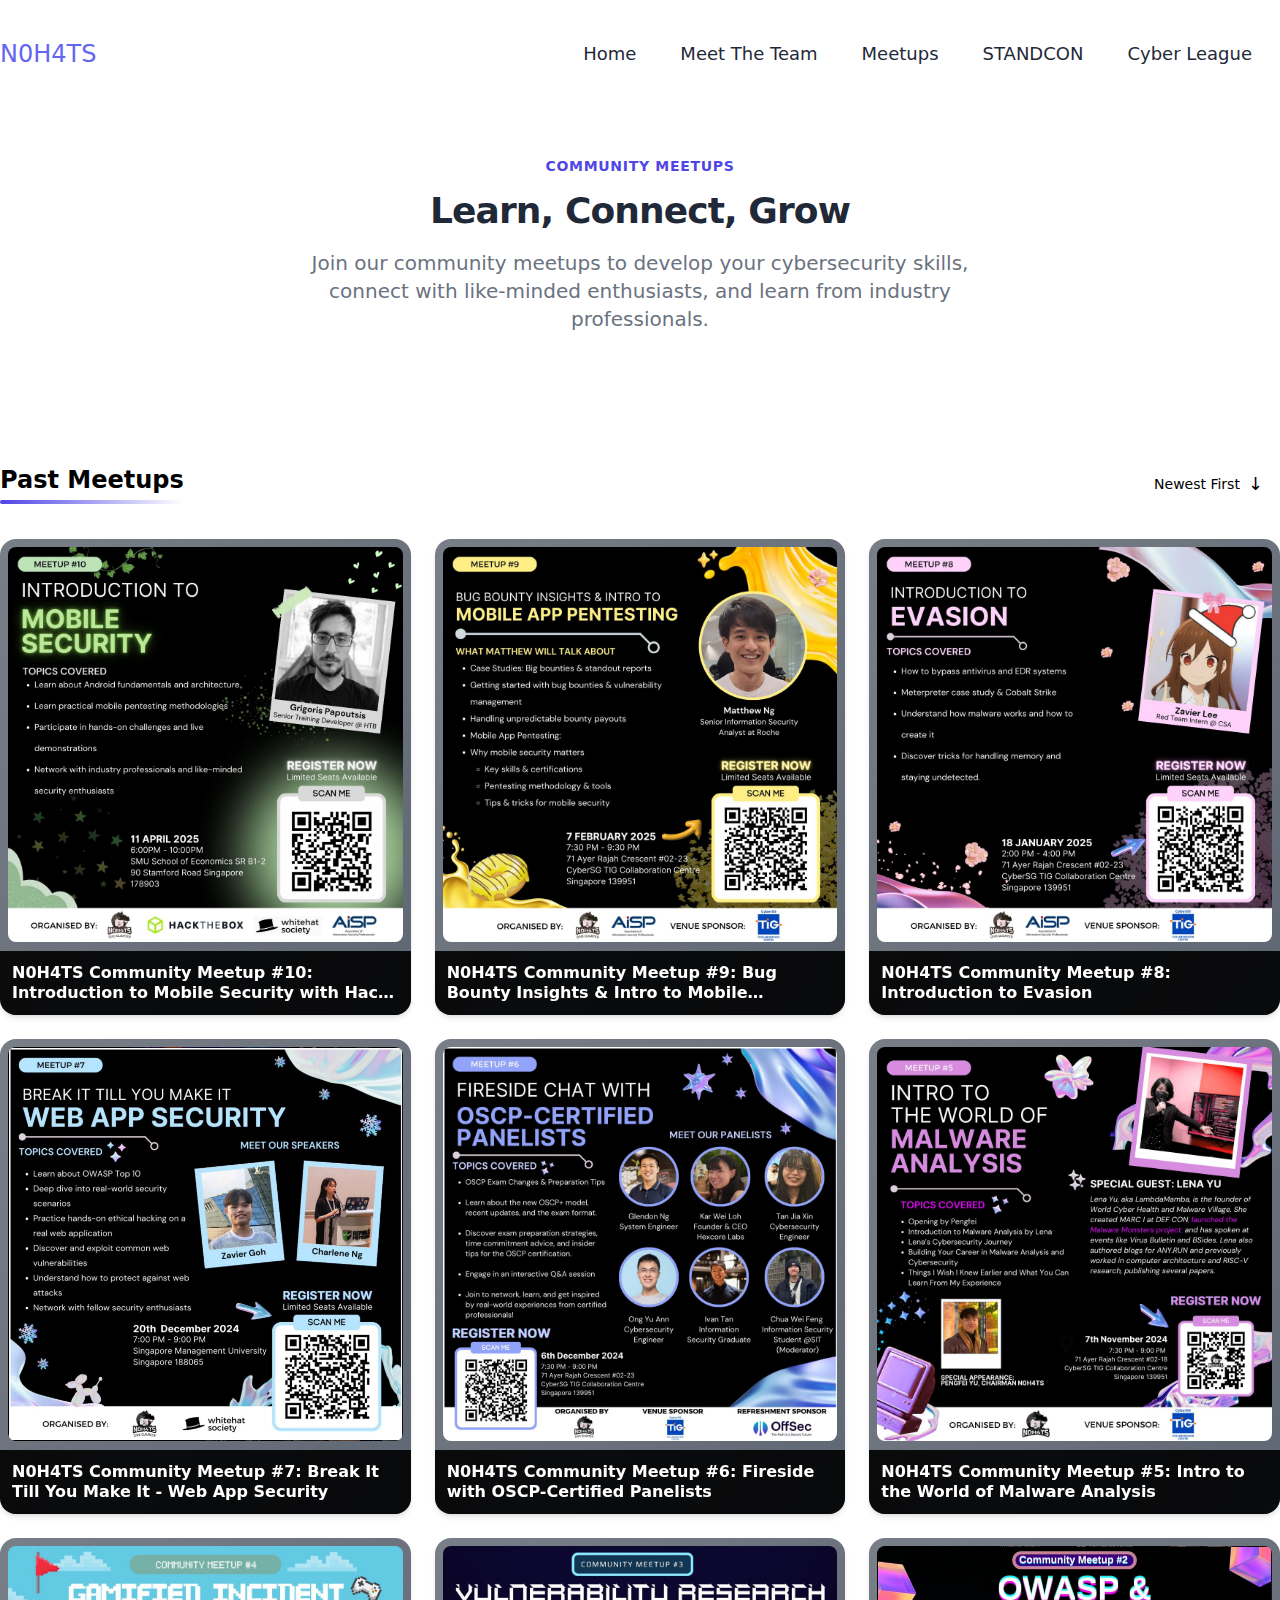
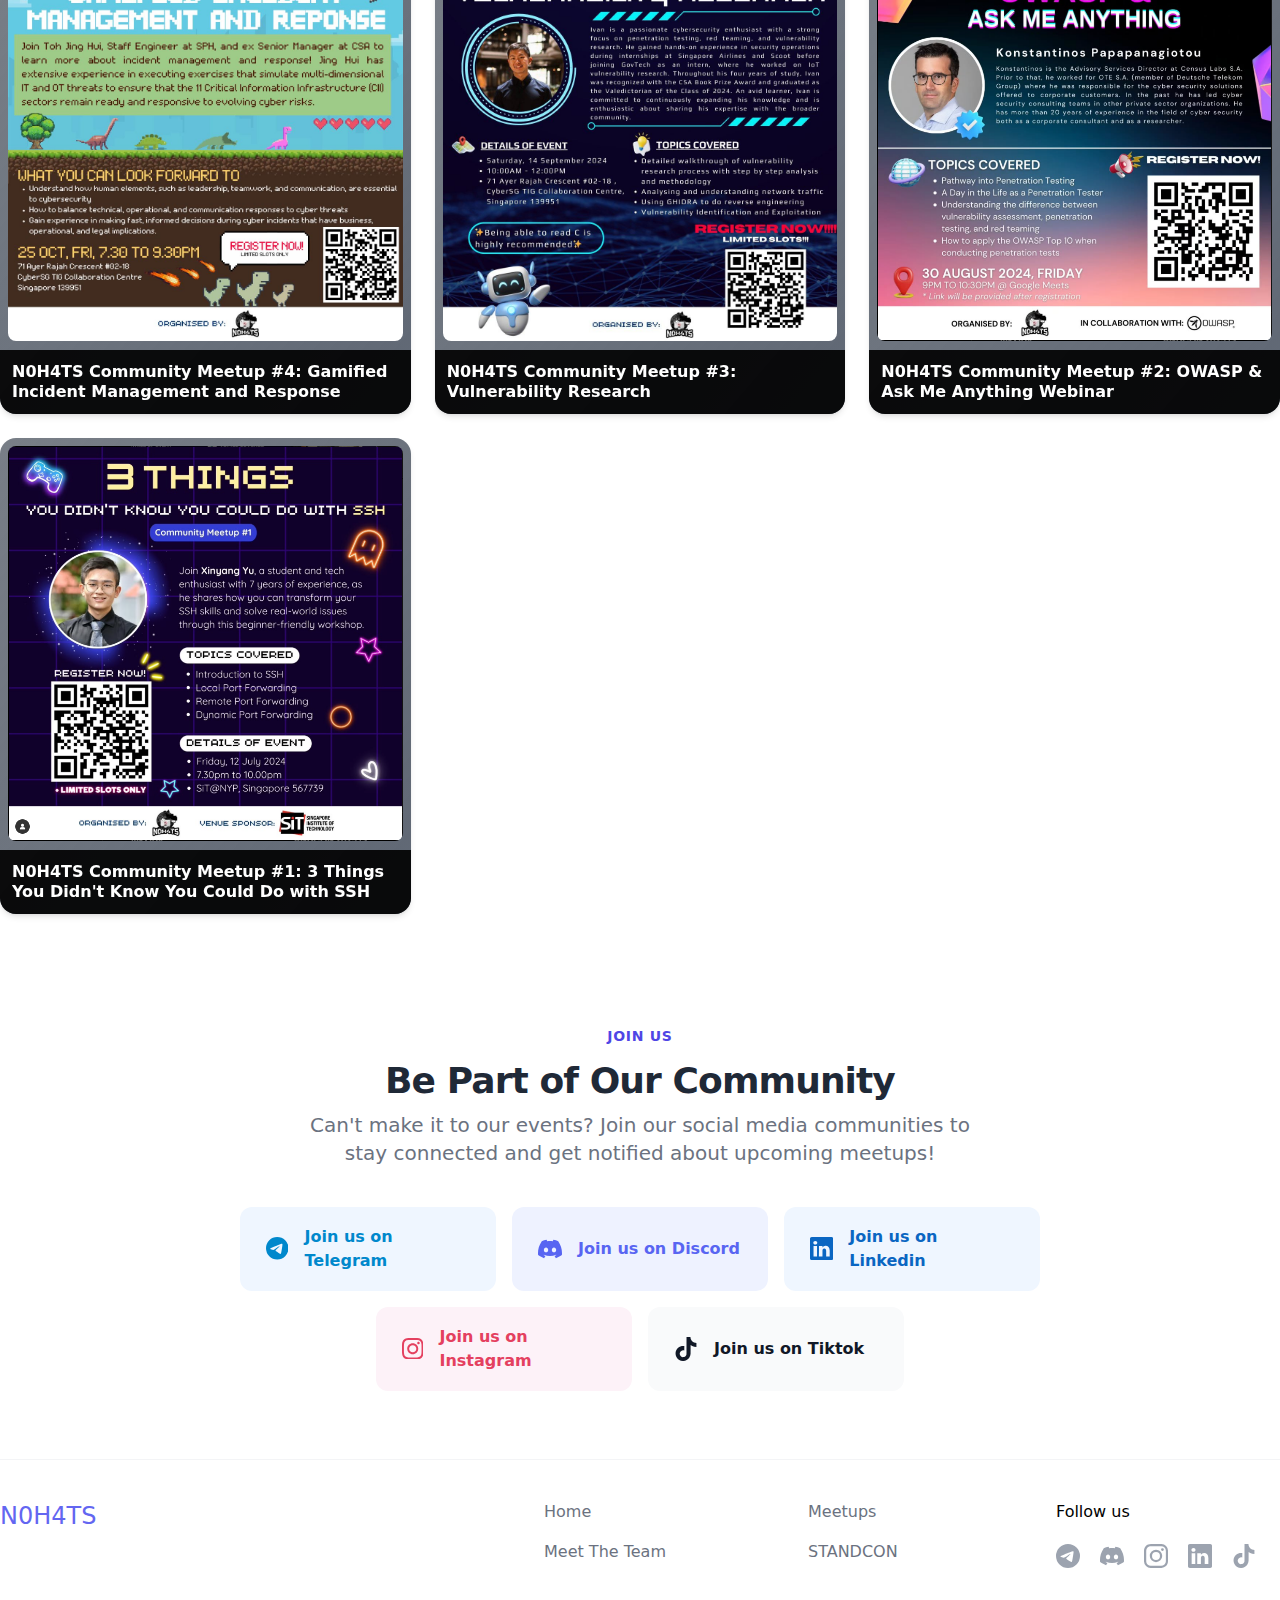
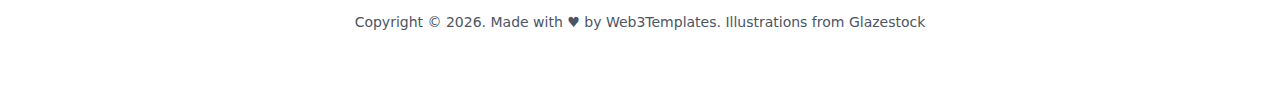
<file: meetups.html>
<!DOCTYPE html><html><head><meta charSet="utf-8" data-next-head=""/><meta name="viewport" content="width=device-width" data-next-head=""/><title data-next-head="">N0H4TS - Community Meetups</title><meta name="description" content="Join N0H4TS community meetups and events. Learn cybersecurity skills, network with industry professionals, and grow your career." data-next-head=""/><link rel="icon" href="https://hongxuan1994.github.io/n0h4ts-web/_next/static/media/favicon.e8720256.ico" data-next-head=""/><a rel="stylesheet" href="https://fonts.googleapis.com/css2?family=Inter:wght@400..700&amp;display=swap"></a><link rel="preload" href="https://hongxuan1994.github.io/n0h4ts-web/_next/static/css/c6ea4b382b42cbe7.css" as="style"/><link rel="stylesheet" href="https://hongxuan1994.github.io/n0h4ts-web/_next/static/css/c6ea4b382b42cbe7.css" data-n-g=""/><noscript data-n-css=""></noscript><script defer="" nomodule="" src="https://hongxuan1994.github.io/n0h4ts-web/_next/static/chunks/polyfills-42372ed130431b0a.js"></script><script src="https://hongxuan1994.github.io/n0h4ts-web/_next/static/chunks/webpack-2539c080f2af1b68.js" defer=""></script><script src="https://hongxuan1994.github.io/n0h4ts-web/_next/static/chunks/framework-5757d75364ce2279.js" defer=""></script><script src="https://hongxuan1994.github.io/n0h4ts-web/_next/static/chunks/main-9fcaa4f5d8f28b37.js" defer=""></script><script src="https://hongxuan1994.github.io/n0h4ts-web/_next/static/chunks/pages/_app-b54cd34b65931c6b.js" defer=""></script><script src="https://hongxuan1994.github.io/n0h4ts-web/_next/static/chunks/928-f4d8dba1ba0c9c1d.js" defer=""></script><script src="https://hongxuan1994.github.io/n0h4ts-web/_next/static/chunks/535-d0da9868c6628173.js" defer=""></script><script src="https://hongxuan1994.github.io/n0h4ts-web/_next/static/chunks/601-39c1900fcfa96f66.js" defer=""></script><script src="https://hongxuan1994.github.io/n0h4ts-web/_next/static/chunks/pages/meetups-142467cc9cb44c20.js" defer=""></script><script src="https://hongxuan1994.github.io/n0h4ts-web/_next/static/IGRDn6Wn0QuwJF7VaIs8t/_buildManifest.js" defer=""></script><script src="https://hongxuan1994.github.io/n0h4ts-web/_next/static/IGRDn6Wn0QuwJF7VaIs8t/_ssgManifest.js" defer=""></script></head><body><div id="__next"><script>!function(){try{var d=document.documentElement,c=d.classList;c.remove('light','dark');var e=localStorage.getItem('theme');if('system'===e||(!e&&true)){var t='(prefers-color-scheme: dark)',m=window.matchMedia(t);if(m.media!==t||m.matches){d.style.colorScheme = 'dark';c.add('dark')}else{d.style.colorScheme = 'light';c.add('light')}}else if(e){c.add(e|| '')}if(e==='light'||e==='dark')d.style.colorScheme=e}catch(e){}}()</script><div class="w-full"><nav class="container relative flex flex-wrap items-center justify-between p-8 mx-auto lg:justify-between xl:px-0"><div class="flex flex-wrap items-center justify-between w-full lg:w-auto"><a href="/n0h4ts-web"><span class="flex items-center space-x-2 text-2xl font-medium text-indigo-500 dark:text-gray-100"><span>N0H4TS</span></span></a><button aria-label="Toggle Menu" class="px-2 py-1 ml-auto text-gray-500 rounded-md lg:hidden hover:text-indigo-500 focus:text-indigo-500 focus:bg-indigo-100 focus:outline-none dark:text-gray-300 dark:focus:bg-trueGray-700" id="headlessui-disclosure-button-:R956:" type="button" aria-expanded="false" data-headlessui-state=""><svg class="w-6 h-6 fill-current" xmlns="http://www.w3.org/2000/svg" viewBox="0 0 24 24"><path fill-rule="evenodd" d="M4 5h16a1 1 0 0 1 0 2H4a1 1 0 1 1 0-2zm0 6h16a1 1 0 0 1 0 2H4a1 1 0 0 1 0-2zm0 6h16a1 1 0 0 1 0 2H4a1 1 0 0 1 0-2z"></path></svg></button></div><div class="hidden text-center lg:flex lg:items-center"><ul class="items-center justify-end flex-1 pt-6 list-none lg:pt-0 lg:flex"><li class="mr-3 nav__item"><a class="inline-block px-4 py-2 text-lg font-normal text-gray-800 no-underline rounded-md dark:text-gray-200 hover:text-indigo-500 focus:text-indigo-500 focus:bg-indigo-100 focus:outline-none dark:focus:bg-gray-800" href="/n0h4ts-web">Home</a></li><li class="mr-3 nav__item"><a class="inline-block px-4 py-2 text-lg font-normal text-gray-800 no-underline rounded-md dark:text-gray-200 hover:text-indigo-500 focus:text-indigo-500 focus:bg-indigo-100 focus:outline-none dark:focus:bg-gray-800" href="/n0h4ts-web/meet-the-team">Meet The Team</a></li><li class="mr-3 nav__item"><a class="inline-block px-4 py-2 text-lg font-normal text-gray-800 no-underline rounded-md dark:text-gray-200 hover:text-indigo-500 focus:text-indigo-500 focus:bg-indigo-100 focus:outline-none dark:focus:bg-gray-800" href="/n0h4ts-web/meetups">Meetups</a></li><li class="mr-3 nav__item"><a class="inline-block px-4 py-2 text-lg font-normal text-gray-800 no-underline rounded-md dark:text-gray-200 hover:text-indigo-500 focus:text-indigo-500 focus:bg-indigo-100 focus:outline-none dark:focus:bg-gray-800" href="/n0h4ts-web/standcon">STANDCON</a></li><li class="mr-3 nav__item"><a class="inline-block px-4 py-2 text-lg font-normal text-gray-800 no-underline rounded-md dark:text-gray-200 hover:text-indigo-500 focus:text-indigo-500 focus:bg-indigo-100 focus:outline-none dark:focus:bg-gray-800" href="https://cyberleague.co">Cyber League</a></li></ul></div></nav></div><div class="container p-8 mx-auto xl:px-0 flex w-full flex-col mt-4 items-center justify-center text-center"><div class="text-sm font-bold tracking-wider text-indigo-600 uppercase">Community Meetups</div><h2 class="max-w-2xl mt-3 text-3xl font-bold leading-snug tracking-tight text-gray-800 lg:leading-tight lg:text-4xl dark:text-white">Learn, Connect, Grow</h2><p class="max-w-2xl py-4 text-lg leading-normal text-gray-500 lg:text-xl xl:text-xl dark:text-gray-300">Join our community meetups to develop your cybersecurity skills, connect with like-minded enthusiasts, and learn from industry professionals.</p></div><div></div><div class="container p-8 mx-auto xl:px-0 "><div class="mb-16"><div class="flex justify-between items-center flex-wrap mb-8 mt-12"><h2 class="text-2xl font-bold relative pb-2 mb-4 md:mb-0 after:content-[&#x27;&#x27;] after:absolute after:bottom-0 after:left-0 after:w-full after:h-1 after:bg-gradient-to-r after:from-indigo-600 after:to-transparent after:rounded">Past Meetups</h2><button class="flex items-center gap-2 px-4 py-2 bg-white/10 border border-white/20 rounded-full text-sm hover:bg-white/15 transition-colors">Newest First<span class="text-lg">↓</span></button></div><div class="grid grid-cols-1 sm:grid-cols-2 lg:grid-cols-3 gap-6"><div class="relative w-full cursor-pointer perspective-1000" style="padding-bottom:calc(100% + 65px)"><div class="absolute top-0 left-0 w-full h-full transition-transform duration-500 transform-style-3d rounded-2xl shadow-md "><div class="absolute w-full h-full backface-hidden rounded-2xl overflow-hidden flex flex-col bg-gradient-to-br from-gray-800/60 to-gray-700/80"><div class="flex-1 p-2 pb-0 overflow-hidden"><div class="aspect-square w-full rounded-lg overflow-hidden"><img alt="Community Meetup #10: Introduction to Mobile Security with Hack The Box (HTB)" loading="lazy" width="1080" height="1080" decoding="async" data-nimg="1" class="w-full h-full object-cover transition-transform duration-300 group-hover:scale-105" style="color:transparent;background-size:cover;background-position:50% 50%;background-repeat:no-repeat;background-image:url(&quot;data:image/svg+xml;charset=utf-8,%3Csvg xmlns=&#x27;http://www.w3.org/2000/svg&#x27; viewBox=&#x27;0 0 320 320&#x27;%3E%3Cfilter id=&#x27;b&#x27; color-interpolation-filters=&#x27;sRGB&#x27;%3E%3CfeGaussianBlur stdDeviation=&#x27;20&#x27;/%3E%3CfeColorMatrix values=&#x27;1 0 0 0 0 0 1 0 0 0 0 0 1 0 0 0 0 0 100 -1&#x27; result=&#x27;s&#x27;/%3E%3CfeFlood x=&#x27;0&#x27; y=&#x27;0&#x27; width=&#x27;100%25&#x27; height=&#x27;100%25&#x27;/%3E%3CfeComposite operator=&#x27;out&#x27; in=&#x27;s&#x27;/%3E%3CfeComposite in2=&#x27;SourceGraphic&#x27;/%3E%3CfeGaussianBlur stdDeviation=&#x27;20&#x27;/%3E%3C/filter%3E%3Cimage width=&#x27;100%25&#x27; height=&#x27;100%25&#x27; x=&#x27;0&#x27; y=&#x27;0&#x27; preserveAspectRatio=&#x27;none&#x27; style=&#x27;filter: url(%23b);&#x27; href=&#x27;[data-uri]&#x27;/%3E%3C/svg%3E&quot;)" src="https://hongxuan1994.github.io/n0h4ts-web/_next/static/media/meetup10.831db42f.jpg"/></div></div><div class="w-full p-3 bg-black/90 text-white font-bold transition-colors duration-300 hover:bg-indigo-600/80 absolute bottom-0 left-0"><h3 class="line-clamp-2 text-base leading-tight">N0H4TS <!-- -->Community Meetup #10: Introduction to Mobile Security with Hack The Box (HTB)</h3></div></div><div class="absolute w-full h-full backface-hidden rounded-2xl overflow-auto flex flex-col p-6 bg-gradient-to-br from-gray-800/90 to-gray-900 text-white border border-indigo-600/30 rotate-y-180"><div class="flex flex-col"><div class="inline-block text-xl font-bold mb-2 text-indigo-500 uppercase tracking-wide px-3 py-1 bg-indigo-500/10 rounded">Meetup #<!-- -->10</div><h3 class="text-xl font-bold mb-3 bg-gradient-to-r from-indigo-500 to-orange-500 bg-clip-text text-transparent">Community Meetup #10: Introduction to Mobile Security with Hack The Box (HTB)</h3><div class="flex flex-col gap-2 mb-4 text-sm opacity-80"><p class="flex items-center event-date">April 11, 2025</p><p class="flex items-center event-location">SMU School of Economics SR B1-2, 90 Stamford Road Singapore 178903</p><p class="flex items-center event-difficulty">Difficulty: <!-- -->⭐️⭐️</p></div><p class="mb-4 leading-relaxed">Join us for an Introduction to Mobile Security with Hack The Box (HTB), in collaboration with SMU Whitehat Society and AiSP! Join HTB&#x27;s Senior Training Developer Grigoris Papoutsis for a hands-on workshop exploring Android fundamentals, mobile pentesting methodologies, and practical skills. Perfect for security enthusiasts with some background looking to expand into mobile-specific challenges.</p><div class="inline-block mt-4 py-2 px-5 bg-white/10 text-white/70 font-bold rounded-full border border-white/20">Event Completed</div></div></div></div></div><div class="relative w-full cursor-pointer perspective-1000" style="padding-bottom:calc(100% + 65px)"><div class="absolute top-0 left-0 w-full h-full transition-transform duration-500 transform-style-3d rounded-2xl shadow-md "><div class="absolute w-full h-full backface-hidden rounded-2xl overflow-hidden flex flex-col bg-gradient-to-br from-gray-800/60 to-gray-700/80"><div class="flex-1 p-2 pb-0 overflow-hidden"><div class="aspect-square w-full rounded-lg overflow-hidden"><img alt="Community Meetup #9: Bug Bounty Insights &amp; Intro to Mobile Pentesting" loading="lazy" width="1080" height="1080" decoding="async" data-nimg="1" class="w-full h-full object-cover transition-transform duration-300 group-hover:scale-105" style="color:transparent;background-size:cover;background-position:50% 50%;background-repeat:no-repeat;background-image:url(&quot;data:image/svg+xml;charset=utf-8,%3Csvg xmlns=&#x27;http://www.w3.org/2000/svg&#x27; viewBox=&#x27;0 0 320 320&#x27;%3E%3Cfilter id=&#x27;b&#x27; color-interpolation-filters=&#x27;sRGB&#x27;%3E%3CfeGaussianBlur stdDeviation=&#x27;20&#x27;/%3E%3CfeColorMatrix values=&#x27;1 0 0 0 0 0 1 0 0 0 0 0 1 0 0 0 0 0 100 -1&#x27; result=&#x27;s&#x27;/%3E%3CfeFlood x=&#x27;0&#x27; y=&#x27;0&#x27; width=&#x27;100%25&#x27; height=&#x27;100%25&#x27;/%3E%3CfeComposite operator=&#x27;out&#x27; in=&#x27;s&#x27;/%3E%3CfeComposite in2=&#x27;SourceGraphic&#x27;/%3E%3CfeGaussianBlur stdDeviation=&#x27;20&#x27;/%3E%3C/filter%3E%3Cimage width=&#x27;100%25&#x27; height=&#x27;100%25&#x27; x=&#x27;0&#x27; y=&#x27;0&#x27; preserveAspectRatio=&#x27;none&#x27; style=&#x27;filter: url(%23b);&#x27; href=&#x27;[data-uri]&#x27;/%3E%3C/svg%3E&quot;)" src="https://hongxuan1994.github.io/n0h4ts-web/_next/static/media/meetup9.962b55aa.jpg"/></div></div><div class="w-full p-3 bg-black/90 text-white font-bold transition-colors duration-300 hover:bg-indigo-600/80 absolute bottom-0 left-0"><h3 class="line-clamp-2 text-base leading-tight">N0H4TS <!-- -->Community Meetup #9: Bug Bounty Insights &amp; Intro to Mobile Pentesting</h3></div></div><div class="absolute w-full h-full backface-hidden rounded-2xl overflow-auto flex flex-col p-6 bg-gradient-to-br from-gray-800/90 to-gray-900 text-white border border-indigo-600/30 rotate-y-180"><div class="flex flex-col"><div class="inline-block text-xl font-bold mb-2 text-indigo-500 uppercase tracking-wide px-3 py-1 bg-indigo-500/10 rounded">Meetup #<!-- -->9</div><h3 class="text-xl font-bold mb-3 bg-gradient-to-r from-indigo-500 to-orange-500 bg-clip-text text-transparent">Community Meetup #9: Bug Bounty Insights &amp; Intro to Mobile Pentesting</h3><div class="flex flex-col gap-2 mb-4 text-sm opacity-80"><p class="flex items-center event-date">February 7, 2025</p><p class="flex items-center event-location">CyberSG TIG Collaboration Centre</p><p class="flex items-center event-difficulty">Difficulty: <!-- -->⭐️</p></div><p class="mb-4 leading-relaxed">Join us for an engaging and interactive session where our speaker, Matthew Ng, will introduce you to the exciting world of cybersecurity! Learn about bug bounty hunting &amp; mobile app pentesting, discover real-world case studies, and get tips on tools and techniques for mobile app security.</p><div class="inline-block mt-4 py-2 px-5 bg-white/10 text-white/70 font-bold rounded-full border border-white/20">Event Completed</div></div></div></div></div><div class="relative w-full cursor-pointer perspective-1000" style="padding-bottom:calc(100% + 65px)"><div class="absolute top-0 left-0 w-full h-full transition-transform duration-500 transform-style-3d rounded-2xl shadow-md "><div class="absolute w-full h-full backface-hidden rounded-2xl overflow-hidden flex flex-col bg-gradient-to-br from-gray-800/60 to-gray-700/80"><div class="flex-1 p-2 pb-0 overflow-hidden"><div class="aspect-square w-full rounded-lg overflow-hidden"><img alt="Community Meetup #8: Introduction to Evasion" loading="lazy" width="1080" height="1080" decoding="async" data-nimg="1" class="w-full h-full object-cover transition-transform duration-300 group-hover:scale-105" style="color:transparent;background-size:cover;background-position:50% 50%;background-repeat:no-repeat;background-image:url(&quot;data:image/svg+xml;charset=utf-8,%3Csvg xmlns=&#x27;http://www.w3.org/2000/svg&#x27; viewBox=&#x27;0 0 320 320&#x27;%3E%3Cfilter id=&#x27;b&#x27; color-interpolation-filters=&#x27;sRGB&#x27;%3E%3CfeGaussianBlur stdDeviation=&#x27;20&#x27;/%3E%3CfeColorMatrix values=&#x27;1 0 0 0 0 0 1 0 0 0 0 0 1 0 0 0 0 0 100 -1&#x27; result=&#x27;s&#x27;/%3E%3CfeFlood x=&#x27;0&#x27; y=&#x27;0&#x27; width=&#x27;100%25&#x27; height=&#x27;100%25&#x27;/%3E%3CfeComposite operator=&#x27;out&#x27; in=&#x27;s&#x27;/%3E%3CfeComposite in2=&#x27;SourceGraphic&#x27;/%3E%3CfeGaussianBlur stdDeviation=&#x27;20&#x27;/%3E%3C/filter%3E%3Cimage width=&#x27;100%25&#x27; height=&#x27;100%25&#x27; x=&#x27;0&#x27; y=&#x27;0&#x27; preserveAspectRatio=&#x27;none&#x27; style=&#x27;filter: url(%23b);&#x27; href=&#x27;[data-uri]&#x27;/%3E%3C/svg%3E&quot;)" src="https://hongxuan1994.github.io/n0h4ts-web/_next/static/media/meetup8.78fd12ea.jpg"/></div></div><div class="w-full p-3 bg-black/90 text-white font-bold transition-colors duration-300 hover:bg-indigo-600/80 absolute bottom-0 left-0"><h3 class="line-clamp-2 text-base leading-tight">N0H4TS <!-- -->Community Meetup #8: Introduction to Evasion</h3></div></div><div class="absolute w-full h-full backface-hidden rounded-2xl overflow-auto flex flex-col p-6 bg-gradient-to-br from-gray-800/90 to-gray-900 text-white border border-indigo-600/30 rotate-y-180"><div class="flex flex-col"><div class="inline-block text-xl font-bold mb-2 text-indigo-500 uppercase tracking-wide px-3 py-1 bg-indigo-500/10 rounded">Meetup #<!-- -->8</div><h3 class="text-xl font-bold mb-3 bg-gradient-to-r from-indigo-500 to-orange-500 bg-clip-text text-transparent">Community Meetup #8: Introduction to Evasion</h3><div class="flex flex-col gap-2 mb-4 text-sm opacity-80"><p class="flex items-center event-date">January 18, 2025</p><p class="flex items-center event-location">CyberSG TIG Collaboration Centre</p><p class="flex items-center event-difficulty">Difficulty: <!-- -->⭐️⭐️⭐️</p></div><p class="mb-4 leading-relaxed">Ready to dive into the world of evasion techniques? Join Zavier Lee for an immersive hands-on workshop where you&#x27;ll learn to think like an attacker and understand the inner workings of malware. This session is perfect for those looking to enhance their skills in offensive security and bypassing modern defenses.</p><div class="inline-block mt-4 py-2 px-5 bg-white/10 text-white/70 font-bold rounded-full border border-white/20">Event Completed</div></div></div></div></div><div class="relative w-full cursor-pointer perspective-1000" style="padding-bottom:calc(100% + 65px)"><div class="absolute top-0 left-0 w-full h-full transition-transform duration-500 transform-style-3d rounded-2xl shadow-md "><div class="absolute w-full h-full backface-hidden rounded-2xl overflow-hidden flex flex-col bg-gradient-to-br from-gray-800/60 to-gray-700/80"><div class="flex-1 p-2 pb-0 overflow-hidden"><div class="aspect-square w-full rounded-lg overflow-hidden"><img alt="Community Meetup #7: Break It Till You Make It - Web App Security" loading="lazy" width="1080" height="1080" decoding="async" data-nimg="1" class="w-full h-full object-cover transition-transform duration-300 group-hover:scale-105" style="color:transparent;background-size:cover;background-position:50% 50%;background-repeat:no-repeat;background-image:url(&quot;data:image/svg+xml;charset=utf-8,%3Csvg xmlns=&#x27;http://www.w3.org/2000/svg&#x27; viewBox=&#x27;0 0 320 320&#x27;%3E%3Cfilter id=&#x27;b&#x27; color-interpolation-filters=&#x27;sRGB&#x27;%3E%3CfeGaussianBlur stdDeviation=&#x27;20&#x27;/%3E%3CfeColorMatrix values=&#x27;1 0 0 0 0 0 1 0 0 0 0 0 1 0 0 0 0 0 100 -1&#x27; result=&#x27;s&#x27;/%3E%3CfeFlood x=&#x27;0&#x27; y=&#x27;0&#x27; width=&#x27;100%25&#x27; height=&#x27;100%25&#x27;/%3E%3CfeComposite operator=&#x27;out&#x27; in=&#x27;s&#x27;/%3E%3CfeComposite in2=&#x27;SourceGraphic&#x27;/%3E%3CfeGaussianBlur stdDeviation=&#x27;20&#x27;/%3E%3C/filter%3E%3Cimage width=&#x27;100%25&#x27; height=&#x27;100%25&#x27; x=&#x27;0&#x27; y=&#x27;0&#x27; preserveAspectRatio=&#x27;none&#x27; style=&#x27;filter: url(%23b);&#x27; href=&#x27;[data-uri]&#x27;/%3E%3C/svg%3E&quot;)" src="https://hongxuan1994.github.io/n0h4ts-web/_next/static/media/meetup7.f86a2ac3.png"/></div></div><div class="w-full p-3 bg-black/90 text-white font-bold transition-colors duration-300 hover:bg-indigo-600/80 absolute bottom-0 left-0"><h3 class="line-clamp-2 text-base leading-tight">N0H4TS <!-- -->Community Meetup #7: Break It Till You Make It - Web App Security</h3></div></div><div class="absolute w-full h-full backface-hidden rounded-2xl overflow-auto flex flex-col p-6 bg-gradient-to-br from-gray-800/90 to-gray-900 text-white border border-indigo-600/30 rotate-y-180"><div class="flex flex-col"><div class="inline-block text-xl font-bold mb-2 text-indigo-500 uppercase tracking-wide px-3 py-1 bg-indigo-500/10 rounded">Meetup #<!-- -->7</div><h3 class="text-xl font-bold mb-3 bg-gradient-to-r from-indigo-500 to-orange-500 bg-clip-text text-transparent">Community Meetup #7: Break It Till You Make It - Web App Security</h3><div class="flex flex-col gap-2 mb-4 text-sm opacity-80"><p class="flex items-center event-date">December 20, 2024</p><p class="flex items-center event-location">Singapore Management University</p><p class="flex items-center event-difficulty">Difficulty: <!-- -->⭐️</p></div><p class="mb-4 leading-relaxed">Ready to dive into the world of ethical hacking? Join N0H4TS and SMU Whitehat Society for an immersive hands-on workshop where you&#x27;ll learn to think like both an attacker and a defender using OWASP Juice Shop, a modern vulnerable web application. Topics include Broken Access Control, Injection, Security Misconfigurations, and Vulnerable and Outdated Components.</p><div class="inline-block mt-4 py-2 px-5 bg-white/10 text-white/70 font-bold rounded-full border border-white/20">Event Completed</div></div></div></div></div><div class="relative w-full cursor-pointer perspective-1000" style="padding-bottom:calc(100% + 65px)"><div class="absolute top-0 left-0 w-full h-full transition-transform duration-500 transform-style-3d rounded-2xl shadow-md "><div class="absolute w-full h-full backface-hidden rounded-2xl overflow-hidden flex flex-col bg-gradient-to-br from-gray-800/60 to-gray-700/80"><div class="flex-1 p-2 pb-0 overflow-hidden"><div class="aspect-square w-full rounded-lg overflow-hidden"><img alt="Community Meetup #6: Fireside with OSCP-Certified Panelists" loading="lazy" width="1080" height="1080" decoding="async" data-nimg="1" class="w-full h-full object-cover transition-transform duration-300 group-hover:scale-105" style="color:transparent;background-size:cover;background-position:50% 50%;background-repeat:no-repeat;background-image:url(&quot;data:image/svg+xml;charset=utf-8,%3Csvg xmlns=&#x27;http://www.w3.org/2000/svg&#x27; viewBox=&#x27;0 0 320 320&#x27;%3E%3Cfilter id=&#x27;b&#x27; color-interpolation-filters=&#x27;sRGB&#x27;%3E%3CfeGaussianBlur stdDeviation=&#x27;20&#x27;/%3E%3CfeColorMatrix values=&#x27;1 0 0 0 0 0 1 0 0 0 0 0 1 0 0 0 0 0 100 -1&#x27; result=&#x27;s&#x27;/%3E%3CfeFlood x=&#x27;0&#x27; y=&#x27;0&#x27; width=&#x27;100%25&#x27; height=&#x27;100%25&#x27;/%3E%3CfeComposite operator=&#x27;out&#x27; in=&#x27;s&#x27;/%3E%3CfeComposite in2=&#x27;SourceGraphic&#x27;/%3E%3CfeGaussianBlur stdDeviation=&#x27;20&#x27;/%3E%3C/filter%3E%3Cimage width=&#x27;100%25&#x27; height=&#x27;100%25&#x27; x=&#x27;0&#x27; y=&#x27;0&#x27; preserveAspectRatio=&#x27;none&#x27; style=&#x27;filter: url(%23b);&#x27; href=&#x27;[data-uri]&#x27;/%3E%3C/svg%3E&quot;)" src="https://hongxuan1994.github.io/n0h4ts-web/_next/static/media/meetup6.9fcd62fa.jpg"/></div></div><div class="w-full p-3 bg-black/90 text-white font-bold transition-colors duration-300 hover:bg-indigo-600/80 absolute bottom-0 left-0"><h3 class="line-clamp-2 text-base leading-tight">N0H4TS <!-- -->Community Meetup #6: Fireside with OSCP-Certified Panelists</h3></div></div><div class="absolute w-full h-full backface-hidden rounded-2xl overflow-auto flex flex-col p-6 bg-gradient-to-br from-gray-800/90 to-gray-900 text-white border border-indigo-600/30 rotate-y-180"><div class="flex flex-col"><div class="inline-block text-xl font-bold mb-2 text-indigo-500 uppercase tracking-wide px-3 py-1 bg-indigo-500/10 rounded">Meetup #<!-- -->6</div><h3 class="text-xl font-bold mb-3 bg-gradient-to-r from-indigo-500 to-orange-500 bg-clip-text text-transparent">Community Meetup #6: Fireside with OSCP-Certified Panelists</h3><div class="flex flex-col gap-2 mb-4 text-sm opacity-80"><p class="flex items-center event-date">December 6, 2024</p><p class="flex items-center event-location">CyberSG TIG Collaboration Centre</p><p class="flex items-center event-difficulty">Difficulty: <!-- -->⭐️</p></div><p class="mb-4 leading-relaxed">Thinking of doing your OSCP but unsure of where to begin? Join us for a fireside chat about everything you need to know about the OSCP certification - from recent exam changes to insider preparation tips! Learn about the latest OSCP exam changes, battle-tested preparation strategies, and time management secrets from our panelists.</p><div class="inline-block mt-4 py-2 px-5 bg-white/10 text-white/70 font-bold rounded-full border border-white/20">Event Completed</div></div></div></div></div><div class="relative w-full cursor-pointer perspective-1000" style="padding-bottom:calc(100% + 65px)"><div class="absolute top-0 left-0 w-full h-full transition-transform duration-500 transform-style-3d rounded-2xl shadow-md "><div class="absolute w-full h-full backface-hidden rounded-2xl overflow-hidden flex flex-col bg-gradient-to-br from-gray-800/60 to-gray-700/80"><div class="flex-1 p-2 pb-0 overflow-hidden"><div class="aspect-square w-full rounded-lg overflow-hidden"><img alt="Community Meetup #5: Intro to the World of Malware Analysis" loading="lazy" width="1080" height="1080" decoding="async" data-nimg="1" class="w-full h-full object-cover transition-transform duration-300 group-hover:scale-105" style="color:transparent;background-size:cover;background-position:50% 50%;background-repeat:no-repeat;background-image:url(&quot;data:image/svg+xml;charset=utf-8,%3Csvg xmlns=&#x27;http://www.w3.org/2000/svg&#x27; viewBox=&#x27;0 0 320 320&#x27;%3E%3Cfilter id=&#x27;b&#x27; color-interpolation-filters=&#x27;sRGB&#x27;%3E%3CfeGaussianBlur stdDeviation=&#x27;20&#x27;/%3E%3CfeColorMatrix values=&#x27;1 0 0 0 0 0 1 0 0 0 0 0 1 0 0 0 0 0 100 -1&#x27; result=&#x27;s&#x27;/%3E%3CfeFlood x=&#x27;0&#x27; y=&#x27;0&#x27; width=&#x27;100%25&#x27; height=&#x27;100%25&#x27;/%3E%3CfeComposite operator=&#x27;out&#x27; in=&#x27;s&#x27;/%3E%3CfeComposite in2=&#x27;SourceGraphic&#x27;/%3E%3CfeGaussianBlur stdDeviation=&#x27;20&#x27;/%3E%3C/filter%3E%3Cimage width=&#x27;100%25&#x27; height=&#x27;100%25&#x27; x=&#x27;0&#x27; y=&#x27;0&#x27; preserveAspectRatio=&#x27;none&#x27; style=&#x27;filter: url(%23b);&#x27; href=&#x27;[data-uri]&#x27;/%3E%3C/svg%3E&quot;)" src="https://hongxuan1994.github.io/n0h4ts-web/_next/static/media/meetup5.8a84a149.jpg"/></div></div><div class="w-full p-3 bg-black/90 text-white font-bold transition-colors duration-300 hover:bg-indigo-600/80 absolute bottom-0 left-0"><h3 class="line-clamp-2 text-base leading-tight">N0H4TS <!-- -->Community Meetup #5: Intro to the World of Malware Analysis</h3></div></div><div class="absolute w-full h-full backface-hidden rounded-2xl overflow-auto flex flex-col p-6 bg-gradient-to-br from-gray-800/90 to-gray-900 text-white border border-indigo-600/30 rotate-y-180"><div class="flex flex-col"><div class="inline-block text-xl font-bold mb-2 text-indigo-500 uppercase tracking-wide px-3 py-1 bg-indigo-500/10 rounded">Meetup #<!-- -->5</div><h3 class="text-xl font-bold mb-3 bg-gradient-to-r from-indigo-500 to-orange-500 bg-clip-text text-transparent">Community Meetup #5: Intro to the World of Malware Analysis</h3><div class="flex flex-col gap-2 mb-4 text-sm opacity-80"><p class="flex items-center event-date">November 7, 2024</p><p class="flex items-center event-location">CyberSG TIG Collaboration Centre</p><p class="flex items-center event-difficulty">Difficulty: <!-- -->⭐️⭐️</p></div><p class="mb-4 leading-relaxed">Join us for an exclusive session with LambdaMamba herself! Lena Yu, founder of DEFCON&#x27;s Malware Village and World Cyber Health, will share her journey and insights into the fascinating world of malware analysis. Expect a deep dive into malware analysis fundamentals, real career insights, and invaluable &#x27;lessons learned&#x27; from the field.</p><div class="inline-block mt-4 py-2 px-5 bg-white/10 text-white/70 font-bold rounded-full border border-white/20">Event Completed</div></div></div></div></div><div class="relative w-full cursor-pointer perspective-1000" style="padding-bottom:calc(100% + 65px)"><div class="absolute top-0 left-0 w-full h-full transition-transform duration-500 transform-style-3d rounded-2xl shadow-md "><div class="absolute w-full h-full backface-hidden rounded-2xl overflow-hidden flex flex-col bg-gradient-to-br from-gray-800/60 to-gray-700/80"><div class="flex-1 p-2 pb-0 overflow-hidden"><div class="aspect-square w-full rounded-lg overflow-hidden"><img alt="Community Meetup #4: Gamified Incident Management and Response" loading="lazy" width="1080" height="1080" decoding="async" data-nimg="1" class="w-full h-full object-cover transition-transform duration-300 group-hover:scale-105" style="color:transparent;background-size:cover;background-position:50% 50%;background-repeat:no-repeat;background-image:url(&quot;data:image/svg+xml;charset=utf-8,%3Csvg xmlns=&#x27;http://www.w3.org/2000/svg&#x27; viewBox=&#x27;0 0 320 320&#x27;%3E%3Cfilter id=&#x27;b&#x27; color-interpolation-filters=&#x27;sRGB&#x27;%3E%3CfeGaussianBlur stdDeviation=&#x27;20&#x27;/%3E%3CfeColorMatrix values=&#x27;1 0 0 0 0 0 1 0 0 0 0 0 1 0 0 0 0 0 100 -1&#x27; result=&#x27;s&#x27;/%3E%3CfeFlood x=&#x27;0&#x27; y=&#x27;0&#x27; width=&#x27;100%25&#x27; height=&#x27;100%25&#x27;/%3E%3CfeComposite operator=&#x27;out&#x27; in=&#x27;s&#x27;/%3E%3CfeComposite in2=&#x27;SourceGraphic&#x27;/%3E%3CfeGaussianBlur stdDeviation=&#x27;20&#x27;/%3E%3C/filter%3E%3Cimage width=&#x27;100%25&#x27; height=&#x27;100%25&#x27; x=&#x27;0&#x27; y=&#x27;0&#x27; preserveAspectRatio=&#x27;none&#x27; style=&#x27;filter: url(%23b);&#x27; href=&#x27;[data-uri]&#x27;/%3E%3C/svg%3E&quot;)" src="https://hongxuan1994.github.io/n0h4ts-web/_next/static/media/meetup4.36712a65.jpg"/></div></div><div class="w-full p-3 bg-black/90 text-white font-bold transition-colors duration-300 hover:bg-indigo-600/80 absolute bottom-0 left-0"><h3 class="line-clamp-2 text-base leading-tight">N0H4TS <!-- -->Community Meetup #4: Gamified Incident Management and Response</h3></div></div><div class="absolute w-full h-full backface-hidden rounded-2xl overflow-auto flex flex-col p-6 bg-gradient-to-br from-gray-800/90 to-gray-900 text-white border border-indigo-600/30 rotate-y-180"><div class="flex flex-col"><div class="inline-block text-xl font-bold mb-2 text-indigo-500 uppercase tracking-wide px-3 py-1 bg-indigo-500/10 rounded">Meetup #<!-- -->4</div><h3 class="text-xl font-bold mb-3 bg-gradient-to-r from-indigo-500 to-orange-500 bg-clip-text text-transparent">Community Meetup #4: Gamified Incident Management and Response</h3><div class="flex flex-col gap-2 mb-4 text-sm opacity-80"><p class="flex items-center event-date">October 25, 2024</p><p class="flex items-center event-location">CyberSG TIG Collaboration Centre</p><p class="flex items-center event-difficulty">Difficulty: <!-- -->⭐️</p></div><p class="mb-4 leading-relaxed">Dive into an interactive cybersecurity workshop that turns incident management into an engaging yet fun challenge. Navigate through 4 realistic cyber incident scenarios, play as different roles: IR team, legal, communications &amp; management, make quick decisions balancing technical and operational aspects, create and present management reports using OSINT.</p><div class="inline-block mt-4 py-2 px-5 bg-white/10 text-white/70 font-bold rounded-full border border-white/20">Event Completed</div></div></div></div></div><div class="relative w-full cursor-pointer perspective-1000" style="padding-bottom:calc(100% + 65px)"><div class="absolute top-0 left-0 w-full h-full transition-transform duration-500 transform-style-3d rounded-2xl shadow-md "><div class="absolute w-full h-full backface-hidden rounded-2xl overflow-hidden flex flex-col bg-gradient-to-br from-gray-800/60 to-gray-700/80"><div class="flex-1 p-2 pb-0 overflow-hidden"><div class="aspect-square w-full rounded-lg overflow-hidden"><img alt="Community Meetup #3: Vulnerability Research" loading="lazy" width="1080" height="1080" decoding="async" data-nimg="1" class="w-full h-full object-cover transition-transform duration-300 group-hover:scale-105" style="color:transparent;background-size:cover;background-position:50% 50%;background-repeat:no-repeat;background-image:url(&quot;data:image/svg+xml;charset=utf-8,%3Csvg xmlns=&#x27;http://www.w3.org/2000/svg&#x27; viewBox=&#x27;0 0 320 320&#x27;%3E%3Cfilter id=&#x27;b&#x27; color-interpolation-filters=&#x27;sRGB&#x27;%3E%3CfeGaussianBlur stdDeviation=&#x27;20&#x27;/%3E%3CfeColorMatrix values=&#x27;1 0 0 0 0 0 1 0 0 0 0 0 1 0 0 0 0 0 100 -1&#x27; result=&#x27;s&#x27;/%3E%3CfeFlood x=&#x27;0&#x27; y=&#x27;0&#x27; width=&#x27;100%25&#x27; height=&#x27;100%25&#x27;/%3E%3CfeComposite operator=&#x27;out&#x27; in=&#x27;s&#x27;/%3E%3CfeComposite in2=&#x27;SourceGraphic&#x27;/%3E%3CfeGaussianBlur stdDeviation=&#x27;20&#x27;/%3E%3C/filter%3E%3Cimage width=&#x27;100%25&#x27; height=&#x27;100%25&#x27; x=&#x27;0&#x27; y=&#x27;0&#x27; preserveAspectRatio=&#x27;none&#x27; style=&#x27;filter: url(%23b);&#x27; href=&#x27;[data-uri]&#x27;/%3E%3C/svg%3E&quot;)" src="https://hongxuan1994.github.io/n0h4ts-web/_next/static/media/meetup3.07b21e29.jpg"/></div></div><div class="w-full p-3 bg-black/90 text-white font-bold transition-colors duration-300 hover:bg-indigo-600/80 absolute bottom-0 left-0"><h3 class="line-clamp-2 text-base leading-tight">N0H4TS <!-- -->Community Meetup #3: Vulnerability Research</h3></div></div><div class="absolute w-full h-full backface-hidden rounded-2xl overflow-auto flex flex-col p-6 bg-gradient-to-br from-gray-800/90 to-gray-900 text-white border border-indigo-600/30 rotate-y-180"><div class="flex flex-col"><div class="inline-block text-xl font-bold mb-2 text-indigo-500 uppercase tracking-wide px-3 py-1 bg-indigo-500/10 rounded">Meetup #<!-- -->3</div><h3 class="text-xl font-bold mb-3 bg-gradient-to-r from-indigo-500 to-orange-500 bg-clip-text text-transparent">Community Meetup #3: Vulnerability Research</h3><div class="flex flex-col gap-2 mb-4 text-sm opacity-80"><p class="flex items-center event-date">September 14, 2024</p><p class="flex items-center event-location">CyberSG TIG Collaboration Centre</p><p class="flex items-center event-difficulty">Difficulty: <!-- -->⭐️⭐️</p></div><p class="mb-4 leading-relaxed">Get hands-on with vulnerability research at this interactive workshop led by Ivan Tan, where we&#x27;ll delve into network traffic analysis, reverse engineering with GHIDRA, and more. Perfect for anyone eager to enhance their cybersecurity skills! Please note that being able to read C is highly recommended as we&#x27;ll be analysing the code in C.</p><div class="inline-block mt-4 py-2 px-5 bg-white/10 text-white/70 font-bold rounded-full border border-white/20">Event Completed</div></div></div></div></div><div class="relative w-full cursor-pointer perspective-1000" style="padding-bottom:calc(100% + 65px)"><div class="absolute top-0 left-0 w-full h-full transition-transform duration-500 transform-style-3d rounded-2xl shadow-md "><div class="absolute w-full h-full backface-hidden rounded-2xl overflow-hidden flex flex-col bg-gradient-to-br from-gray-800/60 to-gray-700/80"><div class="flex-1 p-2 pb-0 overflow-hidden"><div class="aspect-square w-full rounded-lg overflow-hidden"><img alt="Community Meetup #2: OWASP &amp; Ask Me Anything Webinar" loading="lazy" width="1080" height="1080" decoding="async" data-nimg="1" class="w-full h-full object-cover transition-transform duration-300 group-hover:scale-105" style="color:transparent;background-size:cover;background-position:50% 50%;background-repeat:no-repeat;background-image:url(&quot;data:image/svg+xml;charset=utf-8,%3Csvg xmlns=&#x27;http://www.w3.org/2000/svg&#x27; viewBox=&#x27;0 0 320 320&#x27;%3E%3Cfilter id=&#x27;b&#x27; color-interpolation-filters=&#x27;sRGB&#x27;%3E%3CfeGaussianBlur stdDeviation=&#x27;20&#x27;/%3E%3CfeColorMatrix values=&#x27;1 0 0 0 0 0 1 0 0 0 0 0 1 0 0 0 0 0 100 -1&#x27; result=&#x27;s&#x27;/%3E%3CfeFlood x=&#x27;0&#x27; y=&#x27;0&#x27; width=&#x27;100%25&#x27; height=&#x27;100%25&#x27;/%3E%3CfeComposite operator=&#x27;out&#x27; in=&#x27;s&#x27;/%3E%3CfeComposite in2=&#x27;SourceGraphic&#x27;/%3E%3CfeGaussianBlur stdDeviation=&#x27;20&#x27;/%3E%3C/filter%3E%3Cimage width=&#x27;100%25&#x27; height=&#x27;100%25&#x27; x=&#x27;0&#x27; y=&#x27;0&#x27; preserveAspectRatio=&#x27;none&#x27; style=&#x27;filter: url(%23b);&#x27; href=&#x27;[data-uri]&#x27;/%3E%3C/svg%3E&quot;)" src="https://hongxuan1994.github.io/n0h4ts-web/_next/static/media/meetup2.7b73b8f3.png"/></div></div><div class="w-full p-3 bg-black/90 text-white font-bold transition-colors duration-300 hover:bg-indigo-600/80 absolute bottom-0 left-0"><h3 class="line-clamp-2 text-base leading-tight">N0H4TS <!-- -->Community Meetup #2: OWASP &amp; Ask Me Anything Webinar</h3></div></div><div class="absolute w-full h-full backface-hidden rounded-2xl overflow-auto flex flex-col p-6 bg-gradient-to-br from-gray-800/90 to-gray-900 text-white border border-indigo-600/30 rotate-y-180"><div class="flex flex-col"><div class="inline-block text-xl font-bold mb-2 text-indigo-500 uppercase tracking-wide px-3 py-1 bg-indigo-500/10 rounded">Meetup #<!-- -->2</div><h3 class="text-xl font-bold mb-3 bg-gradient-to-r from-indigo-500 to-orange-500 bg-clip-text text-transparent">Community Meetup #2: OWASP &amp; Ask Me Anything Webinar</h3><div class="flex flex-col gap-2 mb-4 text-sm opacity-80"><p class="flex items-center event-date">August 30, 2024</p><p class="flex items-center event-location">Google Meets (Virtual)</p><p class="flex items-center event-difficulty">Difficulty: <!-- -->⭐️</p></div><p class="mb-4 leading-relaxed">Join us for an exclusive webinar with Konstantinos Papapanagiotou from OWASP! With over 20 years of experience in cyber security, Konstantinos will cover the pathway into Penetration Testing, a day in the life as a Penetration Tester, differences between vulnerability assessment, penetration testing, and red teaming, and how to apply OWASP Top 10 when conducting penetration tests.</p><div class="inline-block mt-4 py-2 px-5 bg-white/10 text-white/70 font-bold rounded-full border border-white/20">Event Completed</div></div></div></div></div><div class="relative w-full cursor-pointer perspective-1000" style="padding-bottom:calc(100% + 65px)"><div class="absolute top-0 left-0 w-full h-full transition-transform duration-500 transform-style-3d rounded-2xl shadow-md "><div class="absolute w-full h-full backface-hidden rounded-2xl overflow-hidden flex flex-col bg-gradient-to-br from-gray-800/60 to-gray-700/80"><div class="flex-1 p-2 pb-0 overflow-hidden"><div class="aspect-square w-full rounded-lg overflow-hidden"><img alt="Community Meetup #1: 3 Things You Didn&#x27;t Know You Could Do with SSH" loading="lazy" width="1080" height="1080" decoding="async" data-nimg="1" class="w-full h-full object-cover transition-transform duration-300 group-hover:scale-105" style="color:transparent;background-size:cover;background-position:50% 50%;background-repeat:no-repeat;background-image:url(&quot;data:image/svg+xml;charset=utf-8,%3Csvg xmlns=&#x27;http://www.w3.org/2000/svg&#x27; viewBox=&#x27;0 0 320 320&#x27;%3E%3Cfilter id=&#x27;b&#x27; color-interpolation-filters=&#x27;sRGB&#x27;%3E%3CfeGaussianBlur stdDeviation=&#x27;20&#x27;/%3E%3CfeColorMatrix values=&#x27;1 0 0 0 0 0 1 0 0 0 0 0 1 0 0 0 0 0 100 -1&#x27; result=&#x27;s&#x27;/%3E%3CfeFlood x=&#x27;0&#x27; y=&#x27;0&#x27; width=&#x27;100%25&#x27; height=&#x27;100%25&#x27;/%3E%3CfeComposite operator=&#x27;out&#x27; in=&#x27;s&#x27;/%3E%3CfeComposite in2=&#x27;SourceGraphic&#x27;/%3E%3CfeGaussianBlur stdDeviation=&#x27;20&#x27;/%3E%3C/filter%3E%3Cimage width=&#x27;100%25&#x27; height=&#x27;100%25&#x27; x=&#x27;0&#x27; y=&#x27;0&#x27; preserveAspectRatio=&#x27;none&#x27; style=&#x27;filter: url(%23b);&#x27; href=&#x27;[data-uri]&#x27;/%3E%3C/svg%3E&quot;)" src="https://hongxuan1994.github.io/n0h4ts-web/_next/static/media/meetup1.a5afa68c.png"/></div></div><div class="w-full p-3 bg-black/90 text-white font-bold transition-colors duration-300 hover:bg-indigo-600/80 absolute bottom-0 left-0"><h3 class="line-clamp-2 text-base leading-tight">N0H4TS <!-- -->Community Meetup #1: 3 Things You Didn&#x27;t Know You Could Do with SSH</h3></div></div><div class="absolute w-full h-full backface-hidden rounded-2xl overflow-auto flex flex-col p-6 bg-gradient-to-br from-gray-800/90 to-gray-900 text-white border border-indigo-600/30 rotate-y-180"><div class="flex flex-col"><div class="inline-block text-xl font-bold mb-2 text-indigo-500 uppercase tracking-wide px-3 py-1 bg-indigo-500/10 rounded">Meetup #<!-- -->1</div><h3 class="text-xl font-bold mb-3 bg-gradient-to-r from-indigo-500 to-orange-500 bg-clip-text text-transparent">Community Meetup #1: 3 Things You Didn&#x27;t Know You Could Do with SSH</h3><div class="flex flex-col gap-2 mb-4 text-sm opacity-80"><p class="flex items-center event-date">July 12, 2024</p><p class="flex items-center event-location">SIT@NYP, Singapore 567739</p><p class="flex items-center event-difficulty">Difficulty: <!-- -->⭐️</p></div><p class="mb-4 leading-relaxed">Join us for a special workshop hosted by Xinyang Yu, a tech enthusiast with 7 years of experience, who will share 3 things you probably didn&#x27;t know you could do with SSH! Learn how to use Local, Remote, and Dynamic Port Forwarding and unlock the full potential of SSH through practical, problem-oriented learning.</p><div class="inline-block mt-4 py-2 px-5 bg-white/10 text-white/70 font-bold rounded-full border border-white/20">Event Completed</div></div></div></div></div></div></div></div><div class="container px-8 py-4 mx-auto xl:px-0 flex w-full flex-col items-center justify-center text-center"><div class="text-sm font-bold tracking-wider text-indigo-600 uppercase">Join Us</div><h2 class="max-w-2xl mt-3 text-3xl font-bold leading-snug tracking-tight text-gray-800 lg:leading-tight lg:text-4xl dark:text-white">Be Part of Our Community</h2><p class="max-w-2xl py-2 text-lg leading-normal text-gray-500 lg:text-xl xl:text-xl dark:text-gray-300">Can&#x27;t make it to our events? Join our social media communities to stay connected and get notified about upcoming meetups!</p></div><div class="container px-8 py-4 mx-auto xl:px-0 "><div class="flex flex-wrap justify-center gap-4 max-w-4xl mx-auto"><a href="https://t.me/N0H4TS" target="_blank" rel="noopener noreferrer" class="flex items-center px-6 py-4 rounded-xl bg-blue-50 hover:bg-[#0088cc] text-[#0088cc] hover:text-white transition-all duration-300 border-2 border-transparent hover:border-blue-400 transform hover:-translate-y-1 hover:shadow-lg w-64"><div class="mr-4 flex items-center justify-center w-6 h-6"><svg xmlns="http://www.w3.org/2000/svg" viewBox="0 0 24 24" fill="currentColor"><path d="M11.944 0A12 12 0 0 0 0 12a12 12 0 0 0 12 12 12 12 0 0 0 12-12A12 12 0 0 0 12 0a12 12 0 0 0-.056 0zm4.962 7.224c.1-.002.321.023.465.14a.506.506 0 0 1 .171.325c.016.093.036.306.02.472-.18 1.898-.962 6.502-1.36 8.627-.168.9-.499 1.201-.82 1.23-.696.065-1.225-.46-1.9-.902-1.056-.693-1.653-1.124-2.678-1.8-1.185-.78-.417-1.21.258-1.91.177-.184 3.247-2.977 3.307-3.23.007-.032.014-.15-.056-.212s-.174-.041-.249-.024c-.106.024-1.793 1.14-5.061 3.345-.48.33-.913.49-1.302.48-.428-.008-1.252-.241-1.865-.44-.752-.245-1.349-.374-1.297-.789.027-.216.325-.437.893-.663 3.498-1.524 5.83-2.529 6.998-3.014 3.332-1.386 4.025-1.627 4.476-1.635z"></path></svg></div><span class="font-semibold">Join us on<!-- --> <!-- -->Telegram</span></a><a href="https://discord.gg/ehUNE4AbKA" target="_blank" rel="noopener noreferrer" class="flex items-center px-6 py-4 rounded-xl bg-indigo-50 hover:bg-[#5865F2] text-[#5865F2] hover:text-white transition-all duration-300 border-2 border-transparent hover:border-indigo-400 transform hover:-translate-y-1 hover:shadow-lg w-64"><div class="mr-4 flex items-center justify-center w-6 h-6"><svg xmlns="http://www.w3.org/2000/svg" viewBox="0 0 24 24" fill="currentColor"><path d="M20.317 4.3698a19.7913 19.7913 0 00-4.8851-1.5152.0741.0741 0 00-.0785.0371c-.211.3753-.4447.8648-.6083 1.2495-1.8447-.2762-3.68-.2762-5.4868 0-.1636-.3933-.4058-.8742-.6177-1.2495a.077.077 0 00-.0785-.037 19.7363 19.7363 0 00-4.8852 1.515.0699.0699 0 00-.0321.0277C.5334 9.0458-.319 13.5799.0992 18.0578a.0824.0824 0 00.0312.0561c2.0528 1.5076 4.0413 2.4228 5.9929 3.0294a.0777.0777 0 00.0842-.0276c.4616-.6304.8731-1.2952 1.226-1.9942a.076.076 0 00-.0416-.1057c-.6528-.2476-1.2743-.5495-1.8722-.8923a.077.077 0 01-.0076-.1277c.1258-.0943.2517-.1923.3718-.2914a.0743.0743 0 01.0776-.0105c3.9278 1.7933 8.18 1.7933 12.0614 0a.0739.0739 0 01.0785.0095c.1202.099.246.1981.3728.2924a.077.077 0 01-.0066.1276 12.2986 12.2986 0 01-1.873.8914.0766.0766 0 00-.0407.1067c.3604.698.7719 1.3628 1.225 1.9932a.076.076 0 00.0842.0286c1.961-.6067 3.9495-1.5219 6.0023-3.0294a.077.077 0 00.0313-.0552c.5004-5.177-.8382-9.6739-3.5485-13.6604a.061.061 0 00-.0312-.0286zM8.02 15.3312c-1.1825 0-2.1569-1.0857-2.1569-2.419 0-1.3332.9555-2.4189 2.157-2.4189 1.2108 0 2.1757 1.0952 2.1568 2.419 0 1.3332-.9555 2.4189-2.1569 2.4189zm7.9748 0c-1.1825 0-2.1569-1.0857-2.1569-2.419 0-1.3332.9554-2.4189 2.1569-2.4189 1.2108 0 2.1757 1.0952 2.1568 2.419 0 1.3332-.946 2.4189-2.1568 2.4189Z"></path></svg></div><span class="font-semibold">Join us on<!-- --> <!-- -->Discord</span></a><a href="https://www.linkedin.com/company/n0h4ts/" target="_blank" rel="noopener noreferrer" class="flex items-center px-6 py-4 rounded-xl bg-blue-50 hover:bg-[#0A66C2] text-[#0A66C2] hover:text-white transition-all duration-300 border-2 border-transparent hover:border-blue-400 transform hover:-translate-y-1 hover:shadow-lg w-64"><div class="mr-4 flex items-center justify-center w-6 h-6"><svg xmlns="http://www.w3.org/2000/svg" viewBox="0 0 24 24" fill="currentColor"><path d="M22.23 0H1.77C.8 0 0 .77 0 1.72v20.56C0 23.23.8 24 1.77 24h20.46c.98 0 1.77-.77 1.77-1.72V1.72C24 .77 23.2 0 22.23 0zM7.27 20.1H3.65V9.24h3.62V20.1zM5.47 7.76h-.03c-1.22 0-2-.83-2-1.87 0-1.06.8-1.87 2.05-1.87 1.24 0 2 .8 2.02 1.87 0 1.04-.78 1.87-2.05 1.87zM20.34 20.1h-3.63v-5.8c0-1.45-.52-2.45-1.83-2.45-1 0-1.6.67-1.87 1.32-.1.23-.11.55-.11.88v6.05H9.28s.05-9.82 0-10.84h3.63v1.54a3.6 3.6 0 0 1 3.26-1.8c2.39 0 4.18 1.56 4.18 4.89v6.21z"></path></svg></div><span class="font-semibold">Join us on<!-- --> <!-- -->Linkedin</span></a><a href="https://www.instagram.com/n0h4ts_div0/" target="_blank" rel="noopener noreferrer" class="flex items-center px-6 py-4 rounded-xl bg-pink-50 hover:bg-gradient-to-r hover:from-[#833AB4] hover:via-[#FD1D1D] hover:to-[#FCAF45] text-[#E4405F] hover:text-white transition-all duration-300 border-2 border-transparent hover:border-pink-400 transform hover:-translate-y-1 hover:shadow-lg w-64"><div class="mr-4 flex items-center justify-center w-6 h-6"><svg xmlns="http://www.w3.org/2000/svg" viewBox="0 0 24 24" fill="currentColor"><path d="M12 2.163c3.204 0 3.584.012 4.85.07 3.252.148 4.771 1.691 4.919 4.919.058 1.265.069 1.645.069 4.849 0 3.205-.012 3.584-.069 4.849-.149 3.225-1.664 4.771-4.919 4.919-1.266.058-1.644.07-4.85.07-3.204 0-3.584-.012-4.849-.07-3.26-.149-4.771-1.699-4.919-4.92-.058-1.265-.07-1.644-.07-4.849 0-3.204.013-3.583.07-4.849.149-3.227 1.664-4.771 4.919-4.919 1.266-.057 1.645-.069 4.849-.069zm0-2.163c-3.259 0-3.667.014-4.947.072-4.358.2-6.78 2.618-6.98 6.98-.059 1.281-.073 1.689-.073 4.948 0 3.259.014 3.668.072 4.948.2 4.358 2.618 6.78 6.98 6.98 1.281.058 1.689.072 4.948.072 3.259 0 3.668-.014 4.948-.072 4.354-.2 6.782-2.618 6.979-6.98.059-1.28.073-1.689.073-4.948 0-3.259-.014-3.667-.072-4.947-.196-4.354-2.617-6.78-6.979-6.98-1.281-.059-1.69-.073-4.949-.073zm0 5.838c-3.403 0-6.162 2.759-6.162 6.162s2.759 6.163 6.162 6.163 6.162-2.759 6.162-6.163c0-3.403-2.759-6.162-6.162-6.162zm0 10.162c-2.209 0-4-1.79-4-4 0-2.209 1.791-4 4-4s4 1.791 4 4c0 2.21-1.791 4-4 4zm6.406-11.845c-.796 0-1.441.645-1.441 1.44s.645 1.44 1.441 1.44c.795 0 1.439-.645 1.439-1.44s-.644-1.44-1.439-1.44z"></path></svg></div><span class="font-semibold">Join us on<!-- --> <!-- -->Instagram</span></a><a href="https://www.tiktok.com/@n0h4ts_div0" target="_blank" rel="noopener noreferrer" class="flex items-center px-6 py-4 rounded-xl bg-gray-50 hover:bg-[#000000] text-gray-900 hover:text-white transition-all duration-300 border-2 border-transparent hover:border-gray-400 transform hover:-translate-y-1 hover:shadow-lg w-64"><div class="mr-4 flex items-center justify-center w-6 h-6"><svg xmlns="http://www.w3.org/2000/svg" viewBox="0 0 24 24" fill="currentColor"><path d="M12.525.02c1.31-.02 2.61-.01 3.91-.02.08 1.53.63 3.09 1.75 4.17 1.12 1.11 2.7 1.62 4.24 1.79v4.03c-1.44-.05-2.89-.35-4.2-.97-.57-.26-1.1-.59-1.62-.93-.01 2.92.01 5.84-.02 8.75-.08 1.4-.54 2.79-1.35 3.94-1.31 1.92-3.58 3.17-5.91 3.21-1.43.08-2.86-.31-4.08-1.03-2.02-1.19-3.44-3.37-3.65-5.71-.02-.5-.03-1-.01-1.49.18-1.9 1.12-3.72 2.58-4.96 1.66-1.44 3.98-2.13 6.15-1.72.02 1.48-.04 2.96-.04 4.44-.99-.32-2.15-.23-3.02.37-.63.41-1.11 1.04-1.36 1.75-.21.51-.15 1.07-.14 1.61.24 1.64 1.82 3.02 3.5 2.87 1.12-.01 2.19-.66 2.77-1.61.19-.33.4-.67.41-1.06.1-1.79.06-3.57.07-5.36.01-4.03-.01-8.05.02-12.07z"></path></svg></div><span class="font-semibold">Join us on<!-- --> <!-- -->Tiktok</span></a></div></div><div class="relative"><div class="container p-8 mx-auto xl:px-0 "><div class="grid max-w-screen-xl grid-cols-1 gap-10 pt-10 mx-auto mt-5 border-t border-gray-100 dark:border-trueGray-700 lg:grid-cols-5"><div class="lg:col-span-2"><div> <a class="flex items-center space-x-2 text-2xl font-medium text-indigo-500 dark:text-gray-100" href="/n0h4ts-web"><span>N0H4TS</span></a></div></div><div><div class="flex flex-wrap w-full -mt-2 -ml-3 lg:ml-0"><a class="w-full px-4 py-2 text-gray-500 rounded-md dark:text-gray-300 hover:text-indigo-500 focus:text-indigo-500 focus:bg-indigo-100 focus:outline-none dark:focus:bg-trueGray-700" href="/n0h4ts-web">Home</a><a class="w-full px-4 py-2 text-gray-500 rounded-md dark:text-gray-300 hover:text-indigo-500 focus:text-indigo-500 focus:bg-indigo-100 focus:outline-none dark:focus:bg-trueGray-700" href="/n0h4ts-web/meet-the-team">Meet The Team</a></div></div><div><div class="flex flex-wrap w-full -mt-2 -ml-3 lg:ml-0"><a class="w-full px-4 py-2 text-gray-500 rounded-md dark:text-gray-300 hover:text-indigo-500 focus:text-indigo-500 focus:bg-indigo-100 focus:outline-none dark:focus:bg-trueGray-700" href="/n0h4ts-web/meetups">Meetups</a><a class="w-full px-4 py-2 text-gray-500 rounded-md dark:text-gray-300 hover:text-indigo-500 focus:text-indigo-500 focus:bg-indigo-100 focus:outline-none dark:focus:bg-trueGray-700" href="/n0h4ts-web/standcon">STANDCON</a></div></div><div class="lg:col-span-1"><div>Follow us</div><div class="flex mt-5 space-x-5 text-gray-400 dark:text-gray-500"><a href="https://t.me/N0H4TS" target="_blank" rel="noopener"><span class="sr-only">Telegram</span><svg xmlns="http://www.w3.org/2000/svg" width="24" height="24" viewBox="0 0 24 24" fill="currentColor"><path d="M11.944 0A12 12 0 0 0 0 12a12 12 0 0 0 12 12 12 12 0 0 0 12-12A12 12 0 0 0 12 0a12 12 0 0 0-.056 0zm4.962 7.224c.1-.002.321.023.465.14a.506.506 0 0 1 .171.325c.016.093.036.306.02.472-.18 1.898-.96 6.502-1.36 8.627-.168.9-.499 1.201-.82 1.23-.696.065-1.225-.46-1.9-.902-1.056-.693-1.653-1.124-2.678-1.8-1.185-.78-.417-1.21.258-1.91.177-.184 3.247-2.977 3.307-3.23.007-.032.014-.15-.056-.212s-.174-.041-.249-.024c-.106.024-1.793 1.14-5.061 3.345-.48.33-.913.49-1.302.48-.428-.008-1.252-.241-1.865-.44-.752-.245-1.349-.374-1.297-.789.027-.216.325-.437.893-.663 3.498-1.524 5.83-2.529 6.998-3.014 3.332-1.386 4.025-1.627 4.476-1.635z"></path></svg></a><a href="https://discord.gg/ehUNE4AbKA" target="_blank" rel="noopener"><span class="sr-only">Discord</span><svg xmlns="http://www.w3.org/2000/svg" width="24" height="24" viewBox="0 0 24 24" fill="currentColor"><path d="M20.317 4.3698a19.7913 19.7913 0 00-4.8851-1.5152.0741.0741 0 00-.0785.0371c-.211.3753-.4447.8648-.6083 1.2495-1.8447-.2762-3.68-.2762-5.4868 0-.1636-.3847-.4058-.8742-.6177-1.2495a.077.077 0 00-.0785-.037 19.7363 19.7363 0 00-4.8852 1.515.0699.0699 0 00-.0321.0277C.5334 9.0458-.319 13.5799.0992 18.0578a.0824.0824 0 00.0312.0561c2.0528 1.5076 4.0413 2.4228 5.9929 3.0294a.0777.0777 0 00.0842-.0276c.4616-.6304.8731-1.2952 1.226-1.9942a.076.076 0 00-.0416-.1057c-.6528-.2476-1.2743-.5495-1.8722-.8923a.077.077 0 01-.0076-.1277c.1258-.0943.2517-.1923.3718-.2914a.0743.0743 0 01.0776-.0105c3.9278 1.7933 8.18 1.7933 12.0614 0a.0739.0739 0 01.0785.0095c.1202.099.246.1981.3728.2924a.077.077 0 01-.0066.1276 12.2986 12.2986 0 01-1.873.8914.0766.0766 0 00-.0407.1067c.3604.698.7719 1.3628 1.225 1.9932a.076.076 0 00.0842.0286c1.961-.6067 3.9495-1.5219 6.0023-3.0294a.077.077 0 00.0313-.0552c.5004-5.177-.8382-9.6739-3.5485-13.6604a.061.061 0 00-.0312-.0286zM8.02 15.3312c-1.1825 0-2.1569-1.0857-2.1569-2.419 0-1.3332.9555-2.4189 2.157-2.4189 1.2108 0 2.1757 1.0952 2.1568 2.419 0 1.3332-.9555 2.4189-2.1569 2.4189zm7.9748 0c-1.1825 0-2.1569-1.0857-2.1569-2.419 0-1.3332.9554-2.4189 2.1569-2.4189 1.2108 0 2.1757 1.0952 2.1568 2.419 0 1.3332-.946 2.4189-2.1568 2.4189Z"></path></svg></a><a href="https://www.instagram.com/n0h4ts_div0/" target="_blank" rel="noopener"><span class="sr-only">Instagram</span><svg xmlns="http://www.w3.org/2000/svg" width="24" height="24" viewBox="0 0 24 24" fill="currentColor"><path d="M16.98 0a6.9 6.9 0 0 1 5.08 1.98A6.94 6.94 0 0 1 24 7.02v9.96c0 2.08-.68 3.87-1.98 5.13A7.14 7.14 0 0 1 16.94 24H7.06a7.06 7.06 0 0 1-5.03-1.89A6.96 6.96 0 0 1 0 16.94V7.02C0 2.8 2.8 0 7.02 0h9.96zm.05 2.23H7.06c-1.45 0-2.7.43-3.53 1.25a4.82 4.82 0 0 0-1.3 3.54v9.92c0 1.5.43 2.7 1.3 3.58a5 5 0 0 0 3.53 1.25h9.88a5 5 0 0 0 3.53-1.25 4.73 4.73 0 0 0 1.4-3.54V7.02a5 5 0 0 0-1.3-3.49 4.82 4.82 0 0 0-3.54-1.3zM12 5.76c3.39 0 6.2 2.8 6.2 6.2a6.2 6.2 0 0 1-12.4 0 6.2 6.2 0 0 1 6.2-6.2zm0 2.22a3.99 3.99 0 0 0-3.97 3.97A3.99 3.99 0 0 0 12 15.92a3.99 3.99 0 0 0 3.97-3.97A3.99 3.99 0 0 0 12 7.98zm6.44-3.77a1.4 1.4 0 1 1 0 2.8 1.4 1.4 0 0 1 0-2.8z"></path></svg></a><a href="https://www.linkedin.com/company/n0h4ts/" target="_blank" rel="noopener"><span class="sr-only">LinkedIn</span><svg xmlns="http://www.w3.org/2000/svg" width="24" height="24" viewBox="0 0 24 24" fill="currentColor"><path d="M22.23 0H1.77C.8 0 0 .77 0 1.72v20.56C0 23.23.8 24 1.77 24h20.46c.98 0 1.77-.77 1.77-1.72V1.72C24 .77 23.2 0 22.23 0zM7.27 20.1H3.65V9.24h3.62V20.1zM5.47 7.76h-.03c-1.22 0-2-.83-2-1.87 0-1.06.8-1.87 2.05-1.87 1.24 0 2 .8 2.02 1.87 0 1.04-.78 1.87-2.05 1.87zM20.34 20.1h-3.63v-5.8c0-1.45-.52-2.45-1.83-2.45-1 0-1.6.67-1.87 1.32-.1.23-.11.55-.11.88v6.05H9.28s.05-9.82 0-10.84h3.63v1.54a3.6 3.6 0 0 1 3.26-1.8c2.39 0 4.18 1.56 4.18 4.89v6.21z"></path></svg></a><a href="https://www.tiktok.com/@n0h4ts_div0" target="_blank" rel="noopener"><span class="sr-only">TikTok</span><svg xmlns="http://www.w3.org/2000/svg" width="24" height="24" viewBox="0 0 24 24" fill="currentColor"><path d="M12.525.02c1.31-.02 2.61-.01 3.91-.02.08 1.53.63 3.09 1.75 4.17 1.12 1.11 2.7 1.62 4.24 1.79v4.03c-1.44-.05-2.89-.35-4.2-.97-.57-.26-1.1-.59-1.62-.93-.01 2.92.01 5.84-.02 8.75-.08 1.4-.54 2.79-1.35 3.94-1.31 1.92-3.58 3.17-5.91 3.21-1.43.08-2.86-.31-4.08-1.03-2.02-1.19-3.44-3.37-3.65-5.71-.02-.5-.03-1-.01-1.49.18-1.9 1.12-3.72 2.58-4.96 1.66-1.44 3.98-2.13 6.15-1.72.02 1.48-.04 2.96-.04 4.44-.99-.32-2.15-.23-3.02.37-.63.41-1.11 1.04-1.36 1.75-.21.51-.15 1.07-.14 1.61.24 1.64 1.82 3.02 3.5 2.87 1.12-.01 2.19-.66 2.77-1.61.19-.33.4-.67.41-1.06.1-1.79.06-3.57.07-5.36.01-4.03-.01-8.05.02-12.07z"></path></svg></a></div></div></div><div class="my-10 text-sm text-center text-gray-600 dark:text-gray-400">Copyright © <!-- -->2025<!-- -->. Made with ♥ by<!-- --> <a href="https://web3templates.com/" target="_blank" rel="noopener">Web3Templates.</a> <!-- -->Illustrations from<!-- --> <a href="https://www.glazestock.com/" target="_blank" rel="noopener ">Glazestock</a></div></div></div></div><script id="__NEXT_DATA__" type="application/json">{"props":{"pageProps":{}},"page":"/meetups","query":{},"buildId":"IGRDn6Wn0QuwJF7VaIs8t","assetPrefix":"https://hongxuan1994.github.io/n0h4ts-web","nextExport":true,"autoExport":true,"isFallback":false,"scriptLoader":[]}</script></body></html>
</file>
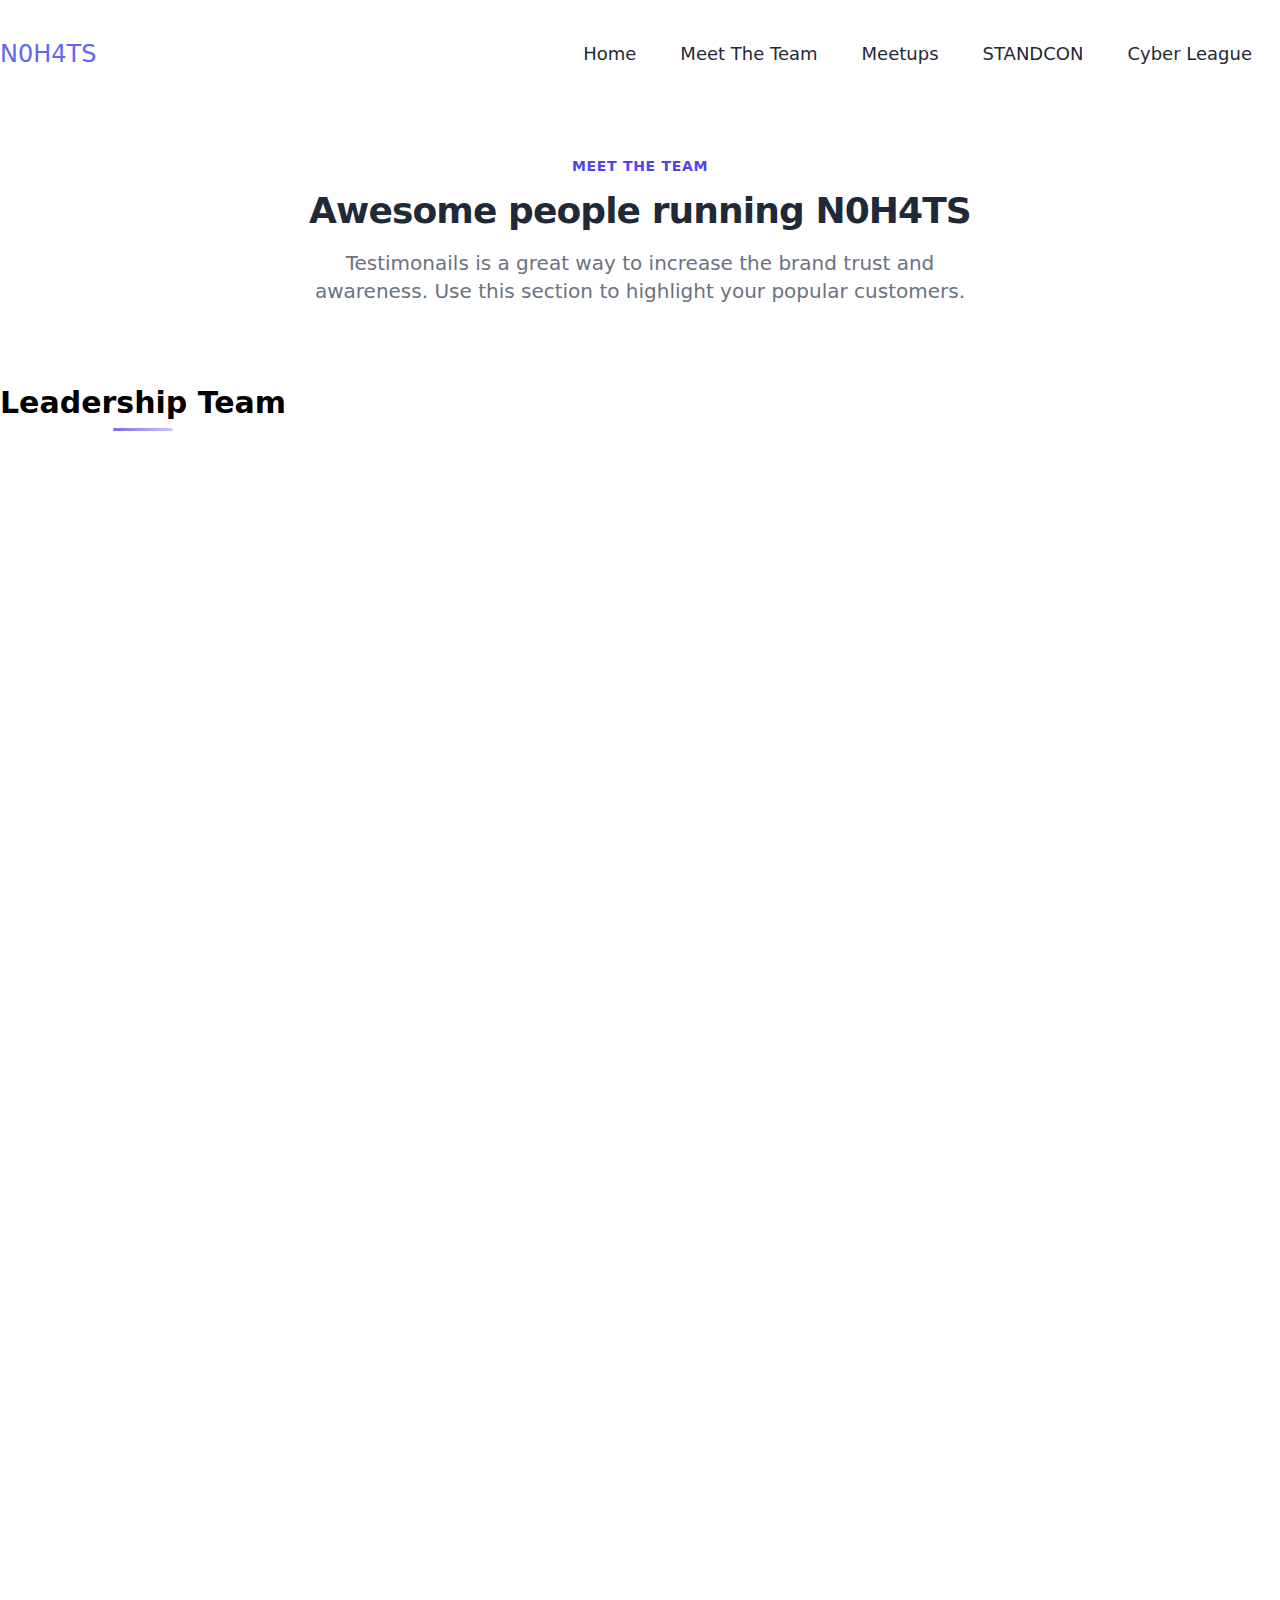
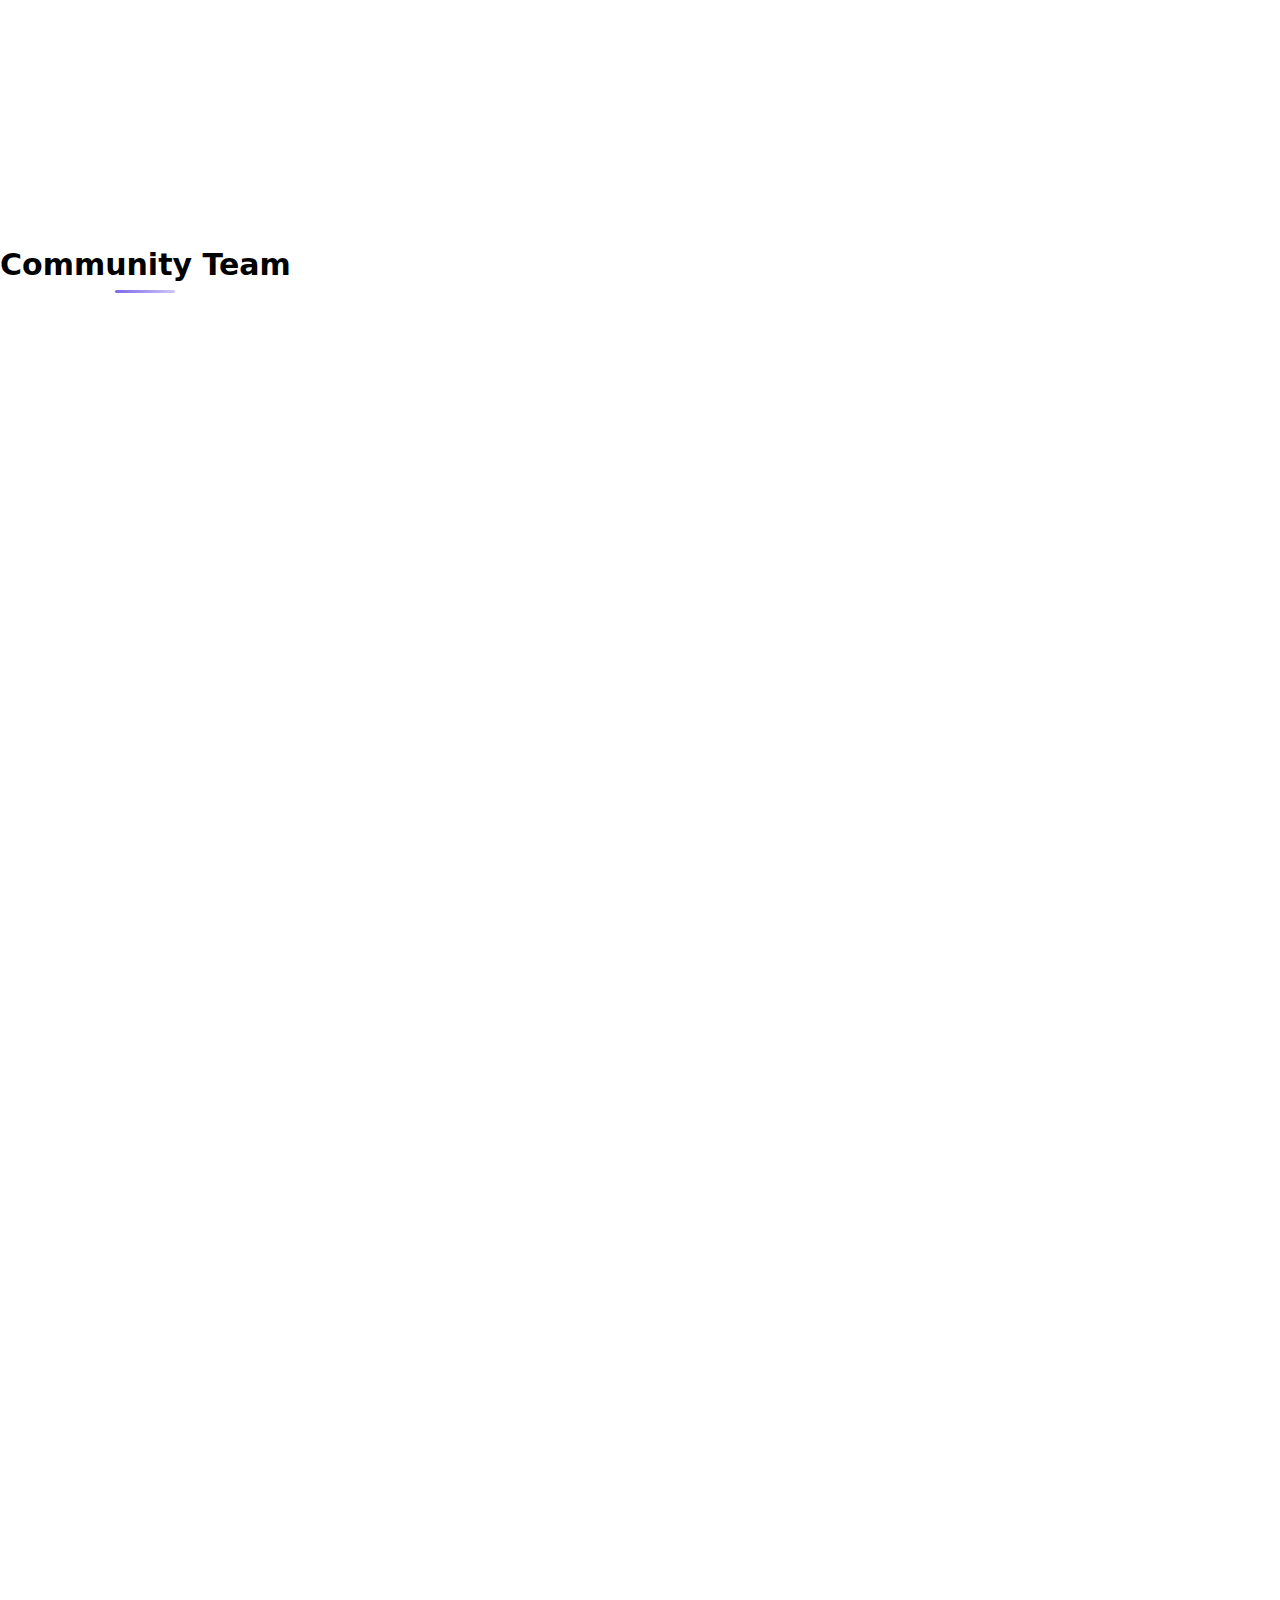
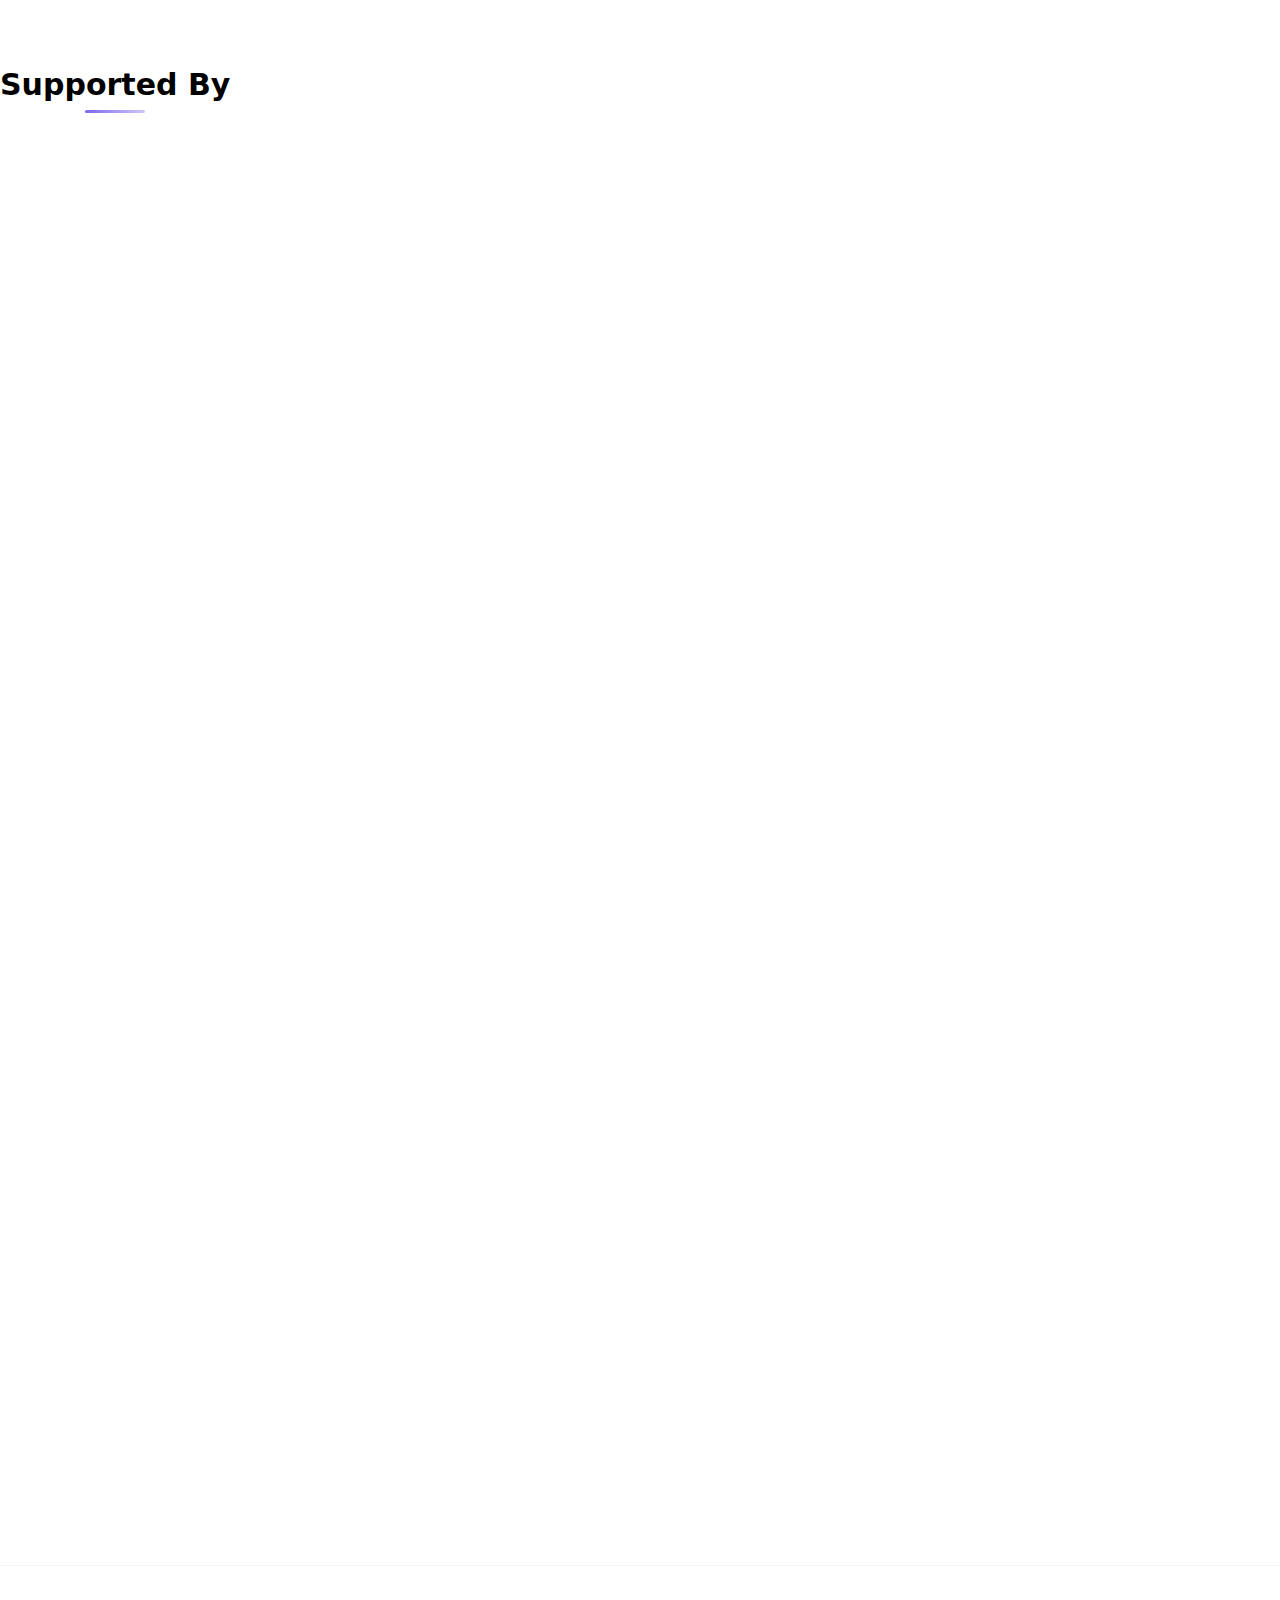
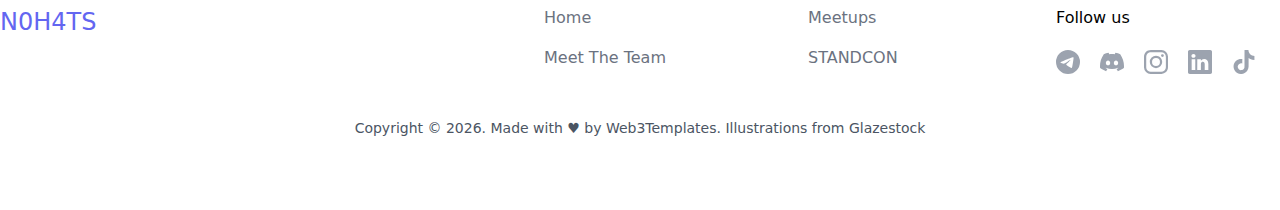
<file: recruitment.html>
<!DOCTYPE html><html><head><meta charSet="utf-8" data-next-head=""/><meta name="viewport" content="width=device-width" data-next-head=""/><title data-next-head="">N0H4TS</title><meta name="description" content="Nextly is a free landing page template built with next.js &amp; Tailwind CSS" data-next-head=""/><link rel="icon" href="https://hongxuan1994.github.io/n0h4ts-web/_next/static/media/favicon.e8720256.ico" data-next-head=""/><a rel="stylesheet" href="https://fonts.googleapis.com/css2?family=Inter:wght@400..700&amp;display=swap"></a><link rel="preload" href="https://hongxuan1994.github.io/n0h4ts-web/_next/static/css/c6ea4b382b42cbe7.css" as="style"/><link rel="stylesheet" href="https://hongxuan1994.github.io/n0h4ts-web/_next/static/css/c6ea4b382b42cbe7.css" data-n-g=""/><link rel="preload" href="https://hongxuan1994.github.io/n0h4ts-web/_next/static/css/ae4ed9c503fd1e33.css" as="style"/><link rel="stylesheet" href="https://hongxuan1994.github.io/n0h4ts-web/_next/static/css/ae4ed9c503fd1e33.css" data-n-p=""/><noscript data-n-css=""></noscript><script defer="" nomodule="" src="https://hongxuan1994.github.io/n0h4ts-web/_next/static/chunks/polyfills-42372ed130431b0a.js"></script><script src="https://hongxuan1994.github.io/n0h4ts-web/_next/static/chunks/webpack-2539c080f2af1b68.js" defer=""></script><script src="https://hongxuan1994.github.io/n0h4ts-web/_next/static/chunks/framework-5757d75364ce2279.js" defer=""></script><script src="https://hongxuan1994.github.io/n0h4ts-web/_next/static/chunks/main-9fcaa4f5d8f28b37.js" defer=""></script><script src="https://hongxuan1994.github.io/n0h4ts-web/_next/static/chunks/pages/_app-b54cd34b65931c6b.js" defer=""></script><script src="https://hongxuan1994.github.io/n0h4ts-web/_next/static/chunks/928-f4d8dba1ba0c9c1d.js" defer=""></script><script src="https://hongxuan1994.github.io/n0h4ts-web/_next/static/chunks/339-571cffe3e7fc72f3.js" defer=""></script><script src="https://hongxuan1994.github.io/n0h4ts-web/_next/static/chunks/601-39c1900fcfa96f66.js" defer=""></script><script src="https://hongxuan1994.github.io/n0h4ts-web/_next/static/chunks/128-ba1819919be444b3.js" defer=""></script><script src="https://hongxuan1994.github.io/n0h4ts-web/_next/static/chunks/278-9e055e67d67bde80.js" defer=""></script><script src="https://hongxuan1994.github.io/n0h4ts-web/_next/static/chunks/pages/recruitment-0b1b075bee2431f1.js" defer=""></script><script src="https://hongxuan1994.github.io/n0h4ts-web/_next/static/IGRDn6Wn0QuwJF7VaIs8t/_buildManifest.js" defer=""></script><script src="https://hongxuan1994.github.io/n0h4ts-web/_next/static/IGRDn6Wn0QuwJF7VaIs8t/_ssgManifest.js" defer=""></script></head><body><div id="__next"><script>!function(){try{var d=document.documentElement,c=d.classList;c.remove('light','dark');var e=localStorage.getItem('theme');if('system'===e||(!e&&true)){var t='(prefers-color-scheme: dark)',m=window.matchMedia(t);if(m.media!==t||m.matches){d.style.colorScheme = 'dark';c.add('dark')}else{d.style.colorScheme = 'light';c.add('light')}}else if(e){c.add(e|| '')}if(e==='light'||e==='dark')d.style.colorScheme=e}catch(e){}}()</script><div class="w-full"><nav class="container relative flex flex-wrap items-center justify-between p-8 mx-auto lg:justify-between xl:px-0"><div class="flex flex-wrap items-center justify-between w-full lg:w-auto"><a href="/n0h4ts-web"><span class="flex items-center space-x-2 text-2xl font-medium text-indigo-500 dark:text-gray-100"><span>N0H4TS</span></span></a><button aria-label="Toggle Menu" class="px-2 py-1 ml-auto text-gray-500 rounded-md lg:hidden hover:text-indigo-500 focus:text-indigo-500 focus:bg-indigo-100 focus:outline-none dark:text-gray-300 dark:focus:bg-trueGray-700" id="headlessui-disclosure-button-:R4l6:" type="button" aria-expanded="false" data-headlessui-state=""><svg class="w-6 h-6 fill-current" xmlns="http://www.w3.org/2000/svg" viewBox="0 0 24 24"><path fill-rule="evenodd" d="M4 5h16a1 1 0 0 1 0 2H4a1 1 0 1 1 0-2zm0 6h16a1 1 0 0 1 0 2H4a1 1 0 0 1 0-2zm0 6h16a1 1 0 0 1 0 2H4a1 1 0 0 1 0-2z"></path></svg></button></div><div class="hidden text-center lg:flex lg:items-center"><ul class="items-center justify-end flex-1 pt-6 list-none lg:pt-0 lg:flex"><li class="mr-3 nav__item"><a class="inline-block px-4 py-2 text-lg font-normal text-gray-800 no-underline rounded-md dark:text-gray-200 hover:text-indigo-500 focus:text-indigo-500 focus:bg-indigo-100 focus:outline-none dark:focus:bg-gray-800" href="/n0h4ts-web">Home</a></li><li class="mr-3 nav__item"><a class="inline-block px-4 py-2 text-lg font-normal text-gray-800 no-underline rounded-md dark:text-gray-200 hover:text-indigo-500 focus:text-indigo-500 focus:bg-indigo-100 focus:outline-none dark:focus:bg-gray-800" href="/n0h4ts-web/meet-the-team">Meet The Team</a></li><li class="mr-3 nav__item"><a class="inline-block px-4 py-2 text-lg font-normal text-gray-800 no-underline rounded-md dark:text-gray-200 hover:text-indigo-500 focus:text-indigo-500 focus:bg-indigo-100 focus:outline-none dark:focus:bg-gray-800" href="/n0h4ts-web/meetups">Meetups</a></li><li class="mr-3 nav__item"><a class="inline-block px-4 py-2 text-lg font-normal text-gray-800 no-underline rounded-md dark:text-gray-200 hover:text-indigo-500 focus:text-indigo-500 focus:bg-indigo-100 focus:outline-none dark:focus:bg-gray-800" href="/n0h4ts-web/standcon">STANDCON</a></li><li class="mr-3 nav__item"><a class="inline-block px-4 py-2 text-lg font-normal text-gray-800 no-underline rounded-md dark:text-gray-200 hover:text-indigo-500 focus:text-indigo-500 focus:bg-indigo-100 focus:outline-none dark:focus:bg-gray-800" href="https://cyberleague.co">Cyber League</a></li></ul></div></nav></div><div class="container p-8 mx-auto xl:px-0 flex w-full flex-col mt-4 items-center justify-center text-center"><div class="text-sm font-bold tracking-wider text-indigo-600 uppercase">Meet The Team</div><h2 class="max-w-2xl mt-3 text-3xl font-bold leading-snug tracking-tight text-gray-800 lg:leading-tight lg:text-4xl dark:text-white">Awesome people running N0H4TS</h2><p class="max-w-2xl py-4 text-lg leading-normal text-gray-500 lg:text-xl xl:text-xl dark:text-gray-300">Testimonails is a great way to increase the brand trust and awareness. Use this section to highlight your popular customers.</p></div><div class="container p-8 mx-auto xl:px-0 "><div id="leadership" class="mb-16" style="min-height:1200px"><h2 class="text-3xl font-bold mb-8 text-center section-title" data-section="leadership">Leadership Team</h2><div class="grid grid-cols-1 gap-6 h-full sm:grid-cols-2 lg:grid-cols-4"><div class="grid col-span-1 h-auto mb-5"><div class="grid grid-flow-row auto-rows-max w-full h-full px-6 rounded-2xl bg-trueGray-800 gap-2 team-card" style="animation-delay:0s"><div class="flex items-center justify-center py-5"><div class="photo-container"><img alt="Yu Pengfei" loading="lazy" width="150" height="150" decoding="async" data-nimg="1" class="rounded-full" style="color:transparent;background-size:cover;background-position:50% 50%;background-repeat:no-repeat;background-image:url(&quot;data:image/svg+xml;charset=utf-8,%3Csvg xmlns=&#x27;http://www.w3.org/2000/svg&#x27; viewBox=&#x27;0 0 320 320&#x27;%3E%3Cfilter id=&#x27;b&#x27; color-interpolation-filters=&#x27;sRGB&#x27;%3E%3CfeGaussianBlur stdDeviation=&#x27;20&#x27;/%3E%3CfeColorMatrix values=&#x27;1 0 0 0 0 0 1 0 0 0 0 0 1 0 0 0 0 0 100 -1&#x27; result=&#x27;s&#x27;/%3E%3CfeFlood x=&#x27;0&#x27; y=&#x27;0&#x27; width=&#x27;100%25&#x27; height=&#x27;100%25&#x27;/%3E%3CfeComposite operator=&#x27;out&#x27; in=&#x27;s&#x27;/%3E%3CfeComposite in2=&#x27;SourceGraphic&#x27;/%3E%3CfeGaussianBlur stdDeviation=&#x27;20&#x27;/%3E%3C/filter%3E%3Cimage width=&#x27;100%25&#x27; height=&#x27;100%25&#x27; x=&#x27;0&#x27; y=&#x27;0&#x27; preserveAspectRatio=&#x27;none&#x27; style=&#x27;filter: url(%23b);&#x27; href=&#x27;[data-uri]&#x27;/%3E%3C/svg%3E&quot;)" src="https://hongxuan1994.github.io/n0h4ts-web/_next/static/media/pf.6aca4020.png"/></div></div><div class="text-center text-xl lg:text-2xl font-semibold"><p>Yu Pengfei</p></div><div class="text-center text-l lg:text-xl"><p class="position-title"><i>Chairman</i></p></div><div class="flex items-center justify-center text-center text-xs h-10 lg:text-s"><p><i>&quot;I&#x27;ve been involved in a number of cults, both as a leader and a follower. You have more fun as a follower, but you make more money as a leader&quot; - Creed Bratton</i></p></div><div class="grid justify-items-center py-3"><a href="https://www.linkedin.com/in/pengfei-yu-69783a93/" target="_blank" rel="noopener noreferrer" class="linkedin-link"><span class="sr-only">Linkedin</span><svg xmlns="http://www.w3.org/2000/svg" width="24" height="24" viewBox="0 0 24 24" fill="currentColor" class="linkedin-icon"><path d="M22.23 0H1.77C.8 0 0 .77 0 1.72v20.56C0 23.23.8 24 1.77 24h20.46c.98 0 1.77-.77 1.77-1.72V1.72C24 .77 23.2 0 22.23 0zM7.27 20.1H3.65V9.24h3.62V20.1zM5.47 7.76h-.03c-1.22 0-2-.83-2-1.87 0-1.06.8-1.87 2.05-1.87 1.24 0 2 .8 2.02 1.87 0 1.04-.78 1.87-2.05 1.87zM20.34 20.1h-3.63v-5.8c0-1.45-.52-2.45-1.83-2.45-1 0-1.6.67-1.87 1.32-.1.23-.11.55-.11.88v6.05H9.28s.05-9.82 0-10.84h3.63v1.54a3.6 3.6 0 0 1 3.26-1.8c2.39 0 4.18 1.56 4.18 4.89v6.21z"></path></svg></a></div></div></div><div class="grid col-span-1 h-auto mb-5"><div class="flip-card"><div class="flip-card-inner "><div class="flip-card-front grid grid-flow-row auto-rows-max w-full h-full px-6 rounded-2xl bg-trueGray-800 gap-2 team-card" style="animation-delay:0.1s"><div class="flex items-center justify-center py-5"><div class="photo-container"><img alt="Lim Hong Xuan" loading="lazy" width="150" height="150" decoding="async" data-nimg="1" class="rounded-full" style="color:transparent;background-size:cover;background-position:50% 50%;background-repeat:no-repeat;background-image:url(&quot;data:image/svg+xml;charset=utf-8,%3Csvg xmlns=&#x27;http://www.w3.org/2000/svg&#x27; viewBox=&#x27;0 0 320 320&#x27;%3E%3Cfilter id=&#x27;b&#x27; color-interpolation-filters=&#x27;sRGB&#x27;%3E%3CfeGaussianBlur stdDeviation=&#x27;20&#x27;/%3E%3CfeColorMatrix values=&#x27;1 0 0 0 0 0 1 0 0 0 0 0 1 0 0 0 0 0 100 -1&#x27; result=&#x27;s&#x27;/%3E%3CfeFlood x=&#x27;0&#x27; y=&#x27;0&#x27; width=&#x27;100%25&#x27; height=&#x27;100%25&#x27;/%3E%3CfeComposite operator=&#x27;out&#x27; in=&#x27;s&#x27;/%3E%3CfeComposite in2=&#x27;SourceGraphic&#x27;/%3E%3CfeGaussianBlur stdDeviation=&#x27;20&#x27;/%3E%3C/filter%3E%3Cimage width=&#x27;100%25&#x27; height=&#x27;100%25&#x27; x=&#x27;0&#x27; y=&#x27;0&#x27; preserveAspectRatio=&#x27;none&#x27; style=&#x27;filter: url(%23b);&#x27; href=&#x27;[data-uri]&#x27;/%3E%3C/svg%3E&quot;)" src="https://hongxuan1994.github.io/n0h4ts-web/_next/static/media/hx.3db53b86.png"/></div></div><div class="text-center text-xl lg:text-2xl font-semibold"><p>Lim Hong Xuan</p></div><div class="text-center text-l lg:text-xl"><p class="position-title"><i>Vice-Chairman</i></p></div><div class="flex items-center justify-center text-center text-xs h-10 lg:text-s"><p><i>I got sold for a cheap dinner</i></p></div><div class="grid justify-items-center py-3"><a href="https://www.linkedin.com/in/hong-xuan-lim-4b9146a7/" target="_blank" rel="noopener noreferrer" class="linkedin-link"><span class="sr-only">Linkedin</span><svg xmlns="http://www.w3.org/2000/svg" width="24" height="24" viewBox="0 0 24 24" fill="currentColor" class="linkedin-icon"><path d="M22.23 0H1.77C.8 0 0 .77 0 1.72v20.56C0 23.23.8 24 1.77 24h20.46c.98 0 1.77-.77 1.77-1.72V1.72C24 .77 23.2 0 22.23 0zM7.27 20.1H3.65V9.24h3.62V20.1zM5.47 7.76h-.03c-1.22 0-2-.83-2-1.87 0-1.06.8-1.87 2.05-1.87 1.24 0 2 .8 2.02 1.87 0 1.04-.78 1.87-2.05 1.87zM20.34 20.1h-3.63v-5.8c0-1.45-.52-2.45-1.83-2.45-1 0-1.6.67-1.87 1.32-.1.23-.11.55-.11.88v6.05H9.28s.05-9.82 0-10.84h3.63v1.54a3.6 3.6 0 0 1 3.26-1.8c2.39 0 4.18 1.56 4.18 4.89v6.21z"></path></svg></a></div><div class="flip-hint"><span>Click to flip</span></div></div><div class="flip-card-back"><div class="cyber-code">N0H4TS-02</div><div class="cyber-badge"><span>N0H4TS WEBSITE DESIGNER</span></div><div class="cyber-message">Website designed by<br/><span class="designers">Hong Xuan, Zara &amp; Brandon</span><br/><span><br/>Read This Quote Second</span></div><div class="cyber-footer">N0H4TS // 2025<div class="cyber-grid"></div></div></div></div></div></div><div class="grid col-span-1 h-auto mb-5"><div class="grid grid-flow-row auto-rows-max w-full h-full px-6 rounded-2xl bg-trueGray-800 gap-2 team-card" style="animation-delay:0.2s"><div class="flex items-center justify-center py-5"><div class="photo-container"><img alt="Jerry Tan" loading="lazy" width="150" height="150" decoding="async" data-nimg="1" class="rounded-full" style="color:transparent;background-size:cover;background-position:50% 50%;background-repeat:no-repeat;background-image:url(&quot;data:image/svg+xml;charset=utf-8,%3Csvg xmlns=&#x27;http://www.w3.org/2000/svg&#x27; viewBox=&#x27;0 0 320 320&#x27;%3E%3Cfilter id=&#x27;b&#x27; color-interpolation-filters=&#x27;sRGB&#x27;%3E%3CfeGaussianBlur stdDeviation=&#x27;20&#x27;/%3E%3CfeColorMatrix values=&#x27;1 0 0 0 0 0 1 0 0 0 0 0 1 0 0 0 0 0 100 -1&#x27; result=&#x27;s&#x27;/%3E%3CfeFlood x=&#x27;0&#x27; y=&#x27;0&#x27; width=&#x27;100%25&#x27; height=&#x27;100%25&#x27;/%3E%3CfeComposite operator=&#x27;out&#x27; in=&#x27;s&#x27;/%3E%3CfeComposite in2=&#x27;SourceGraphic&#x27;/%3E%3CfeGaussianBlur stdDeviation=&#x27;20&#x27;/%3E%3C/filter%3E%3Cimage width=&#x27;100%25&#x27; height=&#x27;100%25&#x27; x=&#x27;0&#x27; y=&#x27;0&#x27; preserveAspectRatio=&#x27;none&#x27; style=&#x27;filter: url(%23b);&#x27; href=&#x27;[data-uri]&#x27;/%3E%3C/svg%3E&quot;)" src="https://hongxuan1994.github.io/n0h4ts-web/_next/static/media/jerry.522ffd36.jpg"/></div></div><div class="text-center text-xl lg:text-2xl font-semibold"><p>Jerry Tan</p></div><div class="text-center text-l lg:text-xl"><p class="position-title"><i>Chief of Finance</i></p></div><div class="flex items-center justify-center text-center text-xs h-10 lg:text-s"><p><i>If others can do it, so can you! If others cannot do it, you MUST do it.</i></p></div><div class="grid justify-items-center py-3"><a href="https://www.linkedin.com/in/jerry-tan-87914b121/" target="_blank" rel="noopener noreferrer" class="linkedin-link"><span class="sr-only">Linkedin</span><svg xmlns="http://www.w3.org/2000/svg" width="24" height="24" viewBox="0 0 24 24" fill="currentColor" class="linkedin-icon"><path d="M22.23 0H1.77C.8 0 0 .77 0 1.72v20.56C0 23.23.8 24 1.77 24h20.46c.98 0 1.77-.77 1.77-1.72V1.72C24 .77 23.2 0 22.23 0zM7.27 20.1H3.65V9.24h3.62V20.1zM5.47 7.76h-.03c-1.22 0-2-.83-2-1.87 0-1.06.8-1.87 2.05-1.87 1.24 0 2 .8 2.02 1.87 0 1.04-.78 1.87-2.05 1.87zM20.34 20.1h-3.63v-5.8c0-1.45-.52-2.45-1.83-2.45-1 0-1.6.67-1.87 1.32-.1.23-.11.55-.11.88v6.05H9.28s.05-9.82 0-10.84h3.63v1.54a3.6 3.6 0 0 1 3.26-1.8c2.39 0 4.18 1.56 4.18 4.89v6.21z"></path></svg></a></div></div></div><div class="grid col-span-1 h-auto mb-5"><div class="grid grid-flow-row auto-rows-max w-full h-full px-6 rounded-2xl bg-trueGray-800 gap-2 team-card" style="animation-delay:0.30000000000000004s"><div class="flex items-center justify-center py-5"><div class="photo-container"><img alt="Anders Soh" loading="lazy" width="150" height="150" decoding="async" data-nimg="1" class="rounded-full" style="color:transparent;background-size:cover;background-position:50% 50%;background-repeat:no-repeat;background-image:url(&quot;data:image/svg+xml;charset=utf-8,%3Csvg xmlns=&#x27;http://www.w3.org/2000/svg&#x27; viewBox=&#x27;0 0 320 320&#x27;%3E%3Cfilter id=&#x27;b&#x27; color-interpolation-filters=&#x27;sRGB&#x27;%3E%3CfeGaussianBlur stdDeviation=&#x27;20&#x27;/%3E%3CfeColorMatrix values=&#x27;1 0 0 0 0 0 1 0 0 0 0 0 1 0 0 0 0 0 100 -1&#x27; result=&#x27;s&#x27;/%3E%3CfeFlood x=&#x27;0&#x27; y=&#x27;0&#x27; width=&#x27;100%25&#x27; height=&#x27;100%25&#x27;/%3E%3CfeComposite operator=&#x27;out&#x27; in=&#x27;s&#x27;/%3E%3CfeComposite in2=&#x27;SourceGraphic&#x27;/%3E%3CfeGaussianBlur stdDeviation=&#x27;20&#x27;/%3E%3C/filter%3E%3Cimage width=&#x27;100%25&#x27; height=&#x27;100%25&#x27; x=&#x27;0&#x27; y=&#x27;0&#x27; preserveAspectRatio=&#x27;none&#x27; style=&#x27;filter: url(%23b);&#x27; href=&#x27;[data-uri]&#x27;/%3E%3C/svg%3E&quot;)" src="https://hongxuan1994.github.io/n0h4ts-web/_next/static/media/anders.9c769977.jpg"/></div></div><div class="text-center text-xl lg:text-2xl font-semibold"><p>Anders Soh</p></div><div class="text-center text-l lg:text-xl"><p class="position-title"><i>Product Lead</i></p></div><div class="flex items-center justify-center text-center text-xs h-10 lg:text-s"><p><i>Casual CTF player and developer.</i></p></div><div class="grid justify-items-center py-3"><a href="https://www.linkedin.com/in/anderssoh/" target="_blank" rel="noopener noreferrer" class="linkedin-link"><span class="sr-only">Linkedin</span><svg xmlns="http://www.w3.org/2000/svg" width="24" height="24" viewBox="0 0 24 24" fill="currentColor" class="linkedin-icon"><path d="M22.23 0H1.77C.8 0 0 .77 0 1.72v20.56C0 23.23.8 24 1.77 24h20.46c.98 0 1.77-.77 1.77-1.72V1.72C24 .77 23.2 0 22.23 0zM7.27 20.1H3.65V9.24h3.62V20.1zM5.47 7.76h-.03c-1.22 0-2-.83-2-1.87 0-1.06.8-1.87 2.05-1.87 1.24 0 2 .8 2.02 1.87 0 1.04-.78 1.87-2.05 1.87zM20.34 20.1h-3.63v-5.8c0-1.45-.52-2.45-1.83-2.45-1 0-1.6.67-1.87 1.32-.1.23-.11.55-.11.88v6.05H9.28s.05-9.82 0-10.84h3.63v1.54a3.6 3.6 0 0 1 3.26-1.8c2.39 0 4.18 1.56 4.18 4.89v6.21z"></path></svg></a></div></div></div><div class="grid col-span-1 h-auto mb-5"><div class="grid grid-flow-row auto-rows-max w-full h-full px-6 rounded-2xl bg-trueGray-800 gap-2 team-card" style="animation-delay:0.4s"><div class="flex items-center justify-center py-5"><div class="photo-container"><img alt="Winston Ho" loading="lazy" width="150" height="150" decoding="async" data-nimg="1" class="rounded-full" style="color:transparent;background-size:cover;background-position:50% 50%;background-repeat:no-repeat;background-image:url(&quot;data:image/svg+xml;charset=utf-8,%3Csvg xmlns=&#x27;http://www.w3.org/2000/svg&#x27; viewBox=&#x27;0 0 320 320&#x27;%3E%3Cfilter id=&#x27;b&#x27; color-interpolation-filters=&#x27;sRGB&#x27;%3E%3CfeGaussianBlur stdDeviation=&#x27;20&#x27;/%3E%3CfeColorMatrix values=&#x27;1 0 0 0 0 0 1 0 0 0 0 0 1 0 0 0 0 0 100 -1&#x27; result=&#x27;s&#x27;/%3E%3CfeFlood x=&#x27;0&#x27; y=&#x27;0&#x27; width=&#x27;100%25&#x27; height=&#x27;100%25&#x27;/%3E%3CfeComposite operator=&#x27;out&#x27; in=&#x27;s&#x27;/%3E%3CfeComposite in2=&#x27;SourceGraphic&#x27;/%3E%3CfeGaussianBlur stdDeviation=&#x27;20&#x27;/%3E%3C/filter%3E%3Cimage width=&#x27;100%25&#x27; height=&#x27;100%25&#x27; x=&#x27;0&#x27; y=&#x27;0&#x27; preserveAspectRatio=&#x27;none&#x27; style=&#x27;filter: url(%23b);&#x27; href=&#x27;[data-uri]&#x27;/%3E%3C/svg%3E&quot;)" src="https://hongxuan1994.github.io/n0h4ts-web/_next/static/media/winston.fed63f37.jpg"/></div></div><div class="text-center text-xl lg:text-2xl font-semibold"><p>Winston Ho</p></div><div class="text-center text-l lg:text-xl"><p class="position-title"><i>CTF Lead</i></p></div><div class="flex items-center justify-center text-center text-xs h-10 lg:text-s"><p><i>...</i></p></div><div class="grid justify-items-center py-3"><a href="https://www.linkedin.com/in/winstonhmk/" target="_blank" rel="noopener noreferrer" class="linkedin-link"><span class="sr-only">Linkedin</span><svg xmlns="http://www.w3.org/2000/svg" width="24" height="24" viewBox="0 0 24 24" fill="currentColor" class="linkedin-icon"><path d="M22.23 0H1.77C.8 0 0 .77 0 1.72v20.56C0 23.23.8 24 1.77 24h20.46c.98 0 1.77-.77 1.77-1.72V1.72C24 .77 23.2 0 22.23 0zM7.27 20.1H3.65V9.24h3.62V20.1zM5.47 7.76h-.03c-1.22 0-2-.83-2-1.87 0-1.06.8-1.87 2.05-1.87 1.24 0 2 .8 2.02 1.87 0 1.04-.78 1.87-2.05 1.87zM20.34 20.1h-3.63v-5.8c0-1.45-.52-2.45-1.83-2.45-1 0-1.6.67-1.87 1.32-.1.23-.11.55-.11.88v6.05H9.28s.05-9.82 0-10.84h3.63v1.54a3.6 3.6 0 0 1 3.26-1.8c2.39 0 4.18 1.56 4.18 4.89v6.21z"></path></svg></a></div></div></div><div class="grid col-span-1 h-auto mb-5"><div class="grid grid-flow-row auto-rows-max w-full h-full px-6 rounded-2xl bg-trueGray-800 gap-2 team-card" style="animation-delay:0.5s"><div class="flex items-center justify-center py-5"><div class="photo-container"><img alt="Raina Tang" loading="lazy" width="150" height="150" decoding="async" data-nimg="1" class="rounded-full" style="color:transparent;background-size:cover;background-position:50% 50%;background-repeat:no-repeat;background-image:url(&quot;data:image/svg+xml;charset=utf-8,%3Csvg xmlns=&#x27;http://www.w3.org/2000/svg&#x27; viewBox=&#x27;0 0 320 320&#x27;%3E%3Cfilter id=&#x27;b&#x27; color-interpolation-filters=&#x27;sRGB&#x27;%3E%3CfeGaussianBlur stdDeviation=&#x27;20&#x27;/%3E%3CfeColorMatrix values=&#x27;1 0 0 0 0 0 1 0 0 0 0 0 1 0 0 0 0 0 100 -1&#x27; result=&#x27;s&#x27;/%3E%3CfeFlood x=&#x27;0&#x27; y=&#x27;0&#x27; width=&#x27;100%25&#x27; height=&#x27;100%25&#x27;/%3E%3CfeComposite operator=&#x27;out&#x27; in=&#x27;s&#x27;/%3E%3CfeComposite in2=&#x27;SourceGraphic&#x27;/%3E%3CfeGaussianBlur stdDeviation=&#x27;20&#x27;/%3E%3C/filter%3E%3Cimage width=&#x27;100%25&#x27; height=&#x27;100%25&#x27; x=&#x27;0&#x27; y=&#x27;0&#x27; preserveAspectRatio=&#x27;none&#x27; style=&#x27;filter: url(%23b);&#x27; href=&#x27;[data-uri]&#x27;/%3E%3C/svg%3E&quot;)" src="https://hongxuan1994.github.io/n0h4ts-web/_next/static/media/raina.55721cee.jpeg"/></div></div><div class="text-center text-xl lg:text-2xl font-semibold"><p>Raina Tang</p></div><div class="text-center text-l lg:text-xl"><p class="position-title"><i>Marketing Lead</i></p></div><div class="flex items-center justify-center text-center text-xs h-10 lg:text-s"><p><i>Dedicate your hearts.</i></p></div><div class="grid justify-items-center py-3"><a href="https://www.linkedin.com/in/raina-tang-163900203/" target="_blank" rel="noopener noreferrer" class="linkedin-link"><span class="sr-only">Linkedin</span><svg xmlns="http://www.w3.org/2000/svg" width="24" height="24" viewBox="0 0 24 24" fill="currentColor" class="linkedin-icon"><path d="M22.23 0H1.77C.8 0 0 .77 0 1.72v20.56C0 23.23.8 24 1.77 24h20.46c.98 0 1.77-.77 1.77-1.72V1.72C24 .77 23.2 0 22.23 0zM7.27 20.1H3.65V9.24h3.62V20.1zM5.47 7.76h-.03c-1.22 0-2-.83-2-1.87 0-1.06.8-1.87 2.05-1.87 1.24 0 2 .8 2.02 1.87 0 1.04-.78 1.87-2.05 1.87zM20.34 20.1h-3.63v-5.8c0-1.45-.52-2.45-1.83-2.45-1 0-1.6.67-1.87 1.32-.1.23-.11.55-.11.88v6.05H9.28s.05-9.82 0-10.84h3.63v1.54a3.6 3.6 0 0 1 3.26-1.8c2.39 0 4.18 1.56 4.18 4.89v6.21z"></path></svg></a></div></div></div><div class="grid col-span-1 h-auto mb-5"><div class="grid grid-flow-row auto-rows-max w-full h-full px-6 rounded-2xl bg-trueGray-800 gap-2 team-card" style="animation-delay:0.6000000000000001s"><div class="flex items-center justify-center py-5"><div class="photo-container"><img alt="Howard Yang" loading="lazy" width="150" height="150" decoding="async" data-nimg="1" class="rounded-full" style="color:transparent;background-size:cover;background-position:50% 50%;background-repeat:no-repeat;background-image:url(&quot;data:image/svg+xml;charset=utf-8,%3Csvg xmlns=&#x27;http://www.w3.org/2000/svg&#x27; viewBox=&#x27;0 0 320 320&#x27;%3E%3Cfilter id=&#x27;b&#x27; color-interpolation-filters=&#x27;sRGB&#x27;%3E%3CfeGaussianBlur stdDeviation=&#x27;20&#x27;/%3E%3CfeColorMatrix values=&#x27;1 0 0 0 0 0 1 0 0 0 0 0 1 0 0 0 0 0 100 -1&#x27; result=&#x27;s&#x27;/%3E%3CfeFlood x=&#x27;0&#x27; y=&#x27;0&#x27; width=&#x27;100%25&#x27; height=&#x27;100%25&#x27;/%3E%3CfeComposite operator=&#x27;out&#x27; in=&#x27;s&#x27;/%3E%3CfeComposite in2=&#x27;SourceGraphic&#x27;/%3E%3CfeGaussianBlur stdDeviation=&#x27;20&#x27;/%3E%3C/filter%3E%3Cimage width=&#x27;100%25&#x27; height=&#x27;100%25&#x27; x=&#x27;0&#x27; y=&#x27;0&#x27; preserveAspectRatio=&#x27;none&#x27; style=&#x27;filter: url(%23b);&#x27; href=&#x27;[data-uri]&#x27;/%3E%3C/svg%3E&quot;)" src="https://hongxuan1994.github.io/n0h4ts-web/_next/static/media/Howard.09c0d692.png"/></div></div><div class="text-center text-xl lg:text-2xl font-semibold"><p>Howard Yang</p></div><div class="text-center text-l lg:text-xl"><p class="position-title"><i>Training Lead</i></p></div><div class="flex items-center justify-center text-center text-xs h-10 lg:text-s"><p><i>The G in GIGO</i></p></div><div class="grid justify-items-center py-3"><a href="https://www.linkedin.com/in/howardyang97/" target="_blank" rel="noopener noreferrer" class="linkedin-link"><span class="sr-only">Linkedin</span><svg xmlns="http://www.w3.org/2000/svg" width="24" height="24" viewBox="0 0 24 24" fill="currentColor" class="linkedin-icon"><path d="M22.23 0H1.77C.8 0 0 .77 0 1.72v20.56C0 23.23.8 24 1.77 24h20.46c.98 0 1.77-.77 1.77-1.72V1.72C24 .77 23.2 0 22.23 0zM7.27 20.1H3.65V9.24h3.62V20.1zM5.47 7.76h-.03c-1.22 0-2-.83-2-1.87 0-1.06.8-1.87 2.05-1.87 1.24 0 2 .8 2.02 1.87 0 1.04-.78 1.87-2.05 1.87zM20.34 20.1h-3.63v-5.8c0-1.45-.52-2.45-1.83-2.45-1 0-1.6.67-1.87 1.32-.1.23-.11.55-.11.88v6.05H9.28s.05-9.82 0-10.84h3.63v1.54a3.6 3.6 0 0 1 3.26-1.8c2.39 0 4.18 1.56 4.18 4.89v6.21z"></path></svg></a></div></div></div><div class="grid col-span-1 h-auto mb-5"><div class="flip-card"><div class="flip-card-inner "><div class="flip-card-front grid grid-flow-row auto-rows-max w-full h-full px-6 rounded-2xl bg-trueGray-800 gap-2 team-card" style="animation-delay:0.7000000000000001s"><div class="flex items-center justify-center py-5"><div class="photo-container"><img alt="Zara Teo" loading="lazy" width="150" height="150" decoding="async" data-nimg="1" class="rounded-full" style="color:transparent;background-size:cover;background-position:50% 50%;background-repeat:no-repeat;background-image:url(&quot;data:image/svg+xml;charset=utf-8,%3Csvg xmlns=&#x27;http://www.w3.org/2000/svg&#x27; viewBox=&#x27;0 0 320 320&#x27;%3E%3Cfilter id=&#x27;b&#x27; color-interpolation-filters=&#x27;sRGB&#x27;%3E%3CfeGaussianBlur stdDeviation=&#x27;20&#x27;/%3E%3CfeColorMatrix values=&#x27;1 0 0 0 0 0 1 0 0 0 0 0 1 0 0 0 0 0 100 -1&#x27; result=&#x27;s&#x27;/%3E%3CfeFlood x=&#x27;0&#x27; y=&#x27;0&#x27; width=&#x27;100%25&#x27; height=&#x27;100%25&#x27;/%3E%3CfeComposite operator=&#x27;out&#x27; in=&#x27;s&#x27;/%3E%3CfeComposite in2=&#x27;SourceGraphic&#x27;/%3E%3CfeGaussianBlur stdDeviation=&#x27;20&#x27;/%3E%3C/filter%3E%3Cimage width=&#x27;100%25&#x27; height=&#x27;100%25&#x27; x=&#x27;0&#x27; y=&#x27;0&#x27; preserveAspectRatio=&#x27;none&#x27; style=&#x27;filter: url(%23b);&#x27; href=&#x27;[data-uri]&#x27;/%3E%3C/svg%3E&quot;)" src="https://hongxuan1994.github.io/n0h4ts-web/_next/static/media/zara.d94e33f0.png"/></div></div><div class="text-center text-xl lg:text-2xl font-semibold"><p>Zara Teo</p></div><div class="text-center text-l lg:text-xl"><p class="position-title"><i>Community Lead</i></p></div><div class="flex items-center justify-center text-center text-xs h-10 lg:text-s"><p><i>I watched it all unfold</i></p></div><div class="grid justify-items-center py-3"><a href="https://www.linkedin.com/in/zarateo/" target="_blank" rel="noopener noreferrer" class="linkedin-link"><span class="sr-only">Linkedin</span><svg xmlns="http://www.w3.org/2000/svg" width="24" height="24" viewBox="0 0 24 24" fill="currentColor" class="linkedin-icon"><path d="M22.23 0H1.77C.8 0 0 .77 0 1.72v20.56C0 23.23.8 24 1.77 24h20.46c.98 0 1.77-.77 1.77-1.72V1.72C24 .77 23.2 0 22.23 0zM7.27 20.1H3.65V9.24h3.62V20.1zM5.47 7.76h-.03c-1.22 0-2-.83-2-1.87 0-1.06.8-1.87 2.05-1.87 1.24 0 2 .8 2.02 1.87 0 1.04-.78 1.87-2.05 1.87zM20.34 20.1h-3.63v-5.8c0-1.45-.52-2.45-1.83-2.45-1 0-1.6.67-1.87 1.32-.1.23-.11.55-.11.88v6.05H9.28s.05-9.82 0-10.84h3.63v1.54a3.6 3.6 0 0 1 3.26-1.8c2.39 0 4.18 1.56 4.18 4.89v6.21z"></path></svg></a></div><div class="flip-hint"><span>Click to flip</span></div></div><div class="flip-card-back"><div class="cyber-code">N0H4TS-03</div><div class="cyber-badge"><span>N0H4TS WEBSITE DESIGNER</span></div><div class="cyber-message">Website designed by<br/><span class="designers">Hong Xuan, Zara &amp; Brandon</span><br/><span><br/>Read This Quote Third</span></div><div class="cyber-footer">N0H4TS // 2025<div class="cyber-grid"></div></div></div></div></div></div><div class="grid col-span-1 h-auto mb-5"><div class="grid grid-flow-row auto-rows-max w-full h-full px-6 rounded-2xl bg-trueGray-800 gap-2 team-card" style="animation-delay:0.8s"><div class="flex items-center justify-center py-5"><div class="photo-container"><img alt="Joseph Lim" loading="lazy" width="150" height="150" decoding="async" data-nimg="1" class="rounded-full" style="color:transparent;background-size:cover;background-position:50% 50%;background-repeat:no-repeat;background-image:url(&quot;data:image/svg+xml;charset=utf-8,%3Csvg xmlns=&#x27;http://www.w3.org/2000/svg&#x27; viewBox=&#x27;0 0 320 320&#x27;%3E%3Cfilter id=&#x27;b&#x27; color-interpolation-filters=&#x27;sRGB&#x27;%3E%3CfeGaussianBlur stdDeviation=&#x27;20&#x27;/%3E%3CfeColorMatrix values=&#x27;1 0 0 0 0 0 1 0 0 0 0 0 1 0 0 0 0 0 100 -1&#x27; result=&#x27;s&#x27;/%3E%3CfeFlood x=&#x27;0&#x27; y=&#x27;0&#x27; width=&#x27;100%25&#x27; height=&#x27;100%25&#x27;/%3E%3CfeComposite operator=&#x27;out&#x27; in=&#x27;s&#x27;/%3E%3CfeComposite in2=&#x27;SourceGraphic&#x27;/%3E%3CfeGaussianBlur stdDeviation=&#x27;20&#x27;/%3E%3C/filter%3E%3Cimage width=&#x27;100%25&#x27; height=&#x27;100%25&#x27; x=&#x27;0&#x27; y=&#x27;0&#x27; preserveAspectRatio=&#x27;none&#x27; style=&#x27;filter: url(%23b);&#x27; href=&#x27;[data-uri]&#x27;/%3E%3C/svg%3E&quot;)" src="https://hongxuan1994.github.io/n0h4ts-web/_next/static/media/joseph.67f874ec.jpeg"/></div></div><div class="text-center text-xl lg:text-2xl font-semibold"><p>Joseph Lim</p></div><div class="text-center text-l lg:text-xl"><p class="position-title"><i>Partnerships Lead</i></p></div><div class="flex items-center justify-center text-center text-xs h-10 lg:text-s"><p><i>My password is &#x27;incorrect&#x27; — so I always get it right.</i></p></div><div class="grid justify-items-center py-3"><a href="https://www.linkedin.com/in/josephlimgq/" target="_blank" rel="noopener noreferrer" class="linkedin-link"><span class="sr-only">Linkedin</span><svg xmlns="http://www.w3.org/2000/svg" width="24" height="24" viewBox="0 0 24 24" fill="currentColor" class="linkedin-icon"><path d="M22.23 0H1.77C.8 0 0 .77 0 1.72v20.56C0 23.23.8 24 1.77 24h20.46c.98 0 1.77-.77 1.77-1.72V1.72C24 .77 23.2 0 22.23 0zM7.27 20.1H3.65V9.24h3.62V20.1zM5.47 7.76h-.03c-1.22 0-2-.83-2-1.87 0-1.06.8-1.87 2.05-1.87 1.24 0 2 .8 2.02 1.87 0 1.04-.78 1.87-2.05 1.87zM20.34 20.1h-3.63v-5.8c0-1.45-.52-2.45-1.83-2.45-1 0-1.6.67-1.87 1.32-.1.23-.11.55-.11.88v6.05H9.28s.05-9.82 0-10.84h3.63v1.54a3.6 3.6 0 0 1 3.26-1.8c2.39 0 4.18 1.56 4.18 4.89v6.21z"></path></svg></a></div></div></div></div></div><div id="community" class="mb-16" style="min-height:1200px"><h2 class="text-3xl font-bold mb-8 text-center section-title" data-section="community">Community Team</h2><div class="grid grid-cols-1 gap-6 h-full sm:grid-cols-2 lg:grid-cols-4"><div class="grid col-span-1 h-auto mb-5"><div class="flip-card"><div class="flip-card-inner "><div class="flip-card-front grid grid-flow-row auto-rows-max w-full h-full px-6 rounded-2xl bg-trueGray-800 gap-2 team-card" style="animation-delay:0s"><div class="flex items-center justify-center py-5"><div class="photo-container"><img alt="Zara Teo" loading="lazy" width="150" height="150" decoding="async" data-nimg="1" class="rounded-full" style="color:transparent;background-size:cover;background-position:50% 50%;background-repeat:no-repeat;background-image:url(&quot;data:image/svg+xml;charset=utf-8,%3Csvg xmlns=&#x27;http://www.w3.org/2000/svg&#x27; viewBox=&#x27;0 0 320 320&#x27;%3E%3Cfilter id=&#x27;b&#x27; color-interpolation-filters=&#x27;sRGB&#x27;%3E%3CfeGaussianBlur stdDeviation=&#x27;20&#x27;/%3E%3CfeColorMatrix values=&#x27;1 0 0 0 0 0 1 0 0 0 0 0 1 0 0 0 0 0 100 -1&#x27; result=&#x27;s&#x27;/%3E%3CfeFlood x=&#x27;0&#x27; y=&#x27;0&#x27; width=&#x27;100%25&#x27; height=&#x27;100%25&#x27;/%3E%3CfeComposite operator=&#x27;out&#x27; in=&#x27;s&#x27;/%3E%3CfeComposite in2=&#x27;SourceGraphic&#x27;/%3E%3CfeGaussianBlur stdDeviation=&#x27;20&#x27;/%3E%3C/filter%3E%3Cimage width=&#x27;100%25&#x27; height=&#x27;100%25&#x27; x=&#x27;0&#x27; y=&#x27;0&#x27; preserveAspectRatio=&#x27;none&#x27; style=&#x27;filter: url(%23b);&#x27; href=&#x27;[data-uri]&#x27;/%3E%3C/svg%3E&quot;)" src="https://hongxuan1994.github.io/n0h4ts-web/_next/static/media/zara.d94e33f0.png"/></div></div><div class="text-center text-xl lg:text-2xl font-semibold"><p>Zara Teo</p></div><div class="text-center text-l lg:text-xl"><p class="position-title"><i>Community Lead</i></p></div><div class="flex items-center justify-center text-center text-xs h-10 lg:text-s"><p><i>I watched it all unfold</i></p></div><div class="grid justify-items-center py-3"><a href="https://www.linkedin.com/in/zarateo/" target="_blank" rel="noopener noreferrer" class="linkedin-link"><span class="sr-only">Linkedin</span><svg xmlns="http://www.w3.org/2000/svg" width="24" height="24" viewBox="0 0 24 24" fill="currentColor" class="linkedin-icon"><path d="M22.23 0H1.77C.8 0 0 .77 0 1.72v20.56C0 23.23.8 24 1.77 24h20.46c.98 0 1.77-.77 1.77-1.72V1.72C24 .77 23.2 0 22.23 0zM7.27 20.1H3.65V9.24h3.62V20.1zM5.47 7.76h-.03c-1.22 0-2-.83-2-1.87 0-1.06.8-1.87 2.05-1.87 1.24 0 2 .8 2.02 1.87 0 1.04-.78 1.87-2.05 1.87zM20.34 20.1h-3.63v-5.8c0-1.45-.52-2.45-1.83-2.45-1 0-1.6.67-1.87 1.32-.1.23-.11.55-.11.88v6.05H9.28s.05-9.82 0-10.84h3.63v1.54a3.6 3.6 0 0 1 3.26-1.8c2.39 0 4.18 1.56 4.18 4.89v6.21z"></path></svg></a></div><div class="flip-hint"><span>Click to flip</span></div></div><div class="flip-card-back"><div class="cyber-code">N0H4TS-03</div><div class="cyber-badge"><span>N0H4TS WEBSITE DESIGNER</span></div><div class="cyber-message">Website designed by<br/><span class="designers">Hong Xuan, Zara &amp; Brandon</span><br/><span><br/>Read This Quote Third</span></div><div class="cyber-footer">N0H4TS // 2025<div class="cyber-grid"></div></div></div></div></div></div><div class="grid col-span-1 h-auto mb-5"><div class="flip-card"><div class="flip-card-inner "><div class="flip-card-front grid grid-flow-row auto-rows-max w-full h-full px-6 rounded-2xl bg-trueGray-800 gap-2 team-card" style="animation-delay:0.1s"><div class="flex items-center justify-center py-5"><div class="photo-container"><img alt="Brandon Cheong" loading="lazy" width="150" height="150" decoding="async" data-nimg="1" class="rounded-full" style="color:transparent;background-size:cover;background-position:50% 50%;background-repeat:no-repeat;background-image:url(&quot;data:image/svg+xml;charset=utf-8,%3Csvg xmlns=&#x27;http://www.w3.org/2000/svg&#x27; viewBox=&#x27;0 0 320 320&#x27;%3E%3Cfilter id=&#x27;b&#x27; color-interpolation-filters=&#x27;sRGB&#x27;%3E%3CfeGaussianBlur stdDeviation=&#x27;20&#x27;/%3E%3CfeColorMatrix values=&#x27;1 0 0 0 0 0 1 0 0 0 0 0 1 0 0 0 0 0 100 -1&#x27; result=&#x27;s&#x27;/%3E%3CfeFlood x=&#x27;0&#x27; y=&#x27;0&#x27; width=&#x27;100%25&#x27; height=&#x27;100%25&#x27;/%3E%3CfeComposite operator=&#x27;out&#x27; in=&#x27;s&#x27;/%3E%3CfeComposite in2=&#x27;SourceGraphic&#x27;/%3E%3CfeGaussianBlur stdDeviation=&#x27;20&#x27;/%3E%3C/filter%3E%3Cimage width=&#x27;100%25&#x27; height=&#x27;100%25&#x27; x=&#x27;0&#x27; y=&#x27;0&#x27; preserveAspectRatio=&#x27;none&#x27; style=&#x27;filter: url(%23b);&#x27; href=&#x27;[data-uri]&#x27;/%3E%3C/svg%3E&quot;)" src="https://hongxuan1994.github.io/n0h4ts-web/_next/static/media/brandon.fcf5cbd1.jpeg"/></div></div><div class="text-center text-xl lg:text-2xl font-semibold"><p>Brandon Cheong</p></div><div class="text-center text-l lg:text-xl"><p class="position-title"><i>Deputy Community Lead</i></p></div><div class="flex items-center justify-center text-center text-xs h-10 lg:text-s"><p><i>Everyone can be sold, including Vice-Chairman</i></p></div><div class="grid justify-items-center py-3"><a href="https://www.linkedin.com/in/cheongbrandon/" target="_blank" rel="noopener noreferrer" class="linkedin-link"><span class="sr-only">Linkedin</span><svg xmlns="http://www.w3.org/2000/svg" width="24" height="24" viewBox="0 0 24 24" fill="currentColor" class="linkedin-icon"><path d="M22.23 0H1.77C.8 0 0 .77 0 1.72v20.56C0 23.23.8 24 1.77 24h20.46c.98 0 1.77-.77 1.77-1.72V1.72C24 .77 23.2 0 22.23 0zM7.27 20.1H3.65V9.24h3.62V20.1zM5.47 7.76h-.03c-1.22 0-2-.83-2-1.87 0-1.06.8-1.87 2.05-1.87 1.24 0 2 .8 2.02 1.87 0 1.04-.78 1.87-2.05 1.87zM20.34 20.1h-3.63v-5.8c0-1.45-.52-2.45-1.83-2.45-1 0-1.6.67-1.87 1.32-.1.23-.11.55-.11.88v6.05H9.28s.05-9.82 0-10.84h3.63v1.54a3.6 3.6 0 0 1 3.26-1.8c2.39 0 4.18 1.56 4.18 4.89v6.21z"></path></svg></a></div><div class="flip-hint"><span>Click to flip</span></div></div><div class="flip-card-back"><div class="cyber-code">N0H4TS-01</div><div class="cyber-badge"><span>N0H4TS WEBSITE DESIGNER</span></div><div class="cyber-message">Website designed by<br/><span class="designers">Hong Xuan, Zara &amp; Brandon</span><br/><span><br/>Read This Quote First</span></div><div class="cyber-footer">N0H4TS // 2025<div class="cyber-grid"></div></div></div></div></div></div><div class="grid col-span-1 h-auto mb-5"><div class="grid grid-flow-row auto-rows-max w-full h-full px-6 rounded-2xl bg-trueGray-800 gap-2 team-card" style="animation-delay:0.2s"><div class="flex items-center justify-center py-5"><div class="photo-container"><img alt="Koon Wei Heng" loading="lazy" width="150" height="150" decoding="async" data-nimg="1" class="rounded-full" style="color:transparent;background-size:cover;background-position:50% 50%;background-repeat:no-repeat;background-image:url(&quot;data:image/svg+xml;charset=utf-8,%3Csvg xmlns=&#x27;http://www.w3.org/2000/svg&#x27; viewBox=&#x27;0 0 320 320&#x27;%3E%3Cfilter id=&#x27;b&#x27; color-interpolation-filters=&#x27;sRGB&#x27;%3E%3CfeGaussianBlur stdDeviation=&#x27;20&#x27;/%3E%3CfeColorMatrix values=&#x27;1 0 0 0 0 0 1 0 0 0 0 0 1 0 0 0 0 0 100 -1&#x27; result=&#x27;s&#x27;/%3E%3CfeFlood x=&#x27;0&#x27; y=&#x27;0&#x27; width=&#x27;100%25&#x27; height=&#x27;100%25&#x27;/%3E%3CfeComposite operator=&#x27;out&#x27; in=&#x27;s&#x27;/%3E%3CfeComposite in2=&#x27;SourceGraphic&#x27;/%3E%3CfeGaussianBlur stdDeviation=&#x27;20&#x27;/%3E%3C/filter%3E%3Cimage width=&#x27;100%25&#x27; height=&#x27;100%25&#x27; x=&#x27;0&#x27; y=&#x27;0&#x27; preserveAspectRatio=&#x27;none&#x27; style=&#x27;filter: url(%23b);&#x27; href=&#x27;[data-uri]&#x27;/%3E%3C/svg%3E&quot;)" src="https://hongxuan1994.github.io/n0h4ts-web/_next/static/media/weiheng.646e855f.jpg"/></div></div><div class="text-center text-xl lg:text-2xl font-semibold"><p>Koon Wei Heng</p></div><div class="text-center text-l lg:text-xl"><p class="position-title"><i>Community (Secretary)</i></p></div><div class="flex items-center justify-center text-center text-xs h-10 lg:text-s"><p><i>If something works on the first run, there is something wrong</i></p></div><div class="grid justify-items-center py-3"><a href="https://www.linkedin.com/in/koon-wei-heng/" target="_blank" rel="noopener noreferrer" class="linkedin-link"><span class="sr-only">Linkedin</span><svg xmlns="http://www.w3.org/2000/svg" width="24" height="24" viewBox="0 0 24 24" fill="currentColor" class="linkedin-icon"><path d="M22.23 0H1.77C.8 0 0 .77 0 1.72v20.56C0 23.23.8 24 1.77 24h20.46c.98 0 1.77-.77 1.77-1.72V1.72C24 .77 23.2 0 22.23 0zM7.27 20.1H3.65V9.24h3.62V20.1zM5.47 7.76h-.03c-1.22 0-2-.83-2-1.87 0-1.06.8-1.87 2.05-1.87 1.24 0 2 .8 2.02 1.87 0 1.04-.78 1.87-2.05 1.87zM20.34 20.1h-3.63v-5.8c0-1.45-.52-2.45-1.83-2.45-1 0-1.6.67-1.87 1.32-.1.23-.11.55-.11.88v6.05H9.28s.05-9.82 0-10.84h3.63v1.54a3.6 3.6 0 0 1 3.26-1.8c2.39 0 4.18 1.56 4.18 4.89v6.21z"></path></svg></a></div></div></div><div class="grid col-span-1 h-auto mb-5"><div class="grid grid-flow-row auto-rows-max w-full h-full px-6 rounded-2xl bg-trueGray-800 gap-2 team-card" style="animation-delay:0.30000000000000004s"><div class="flex items-center justify-center py-5"><div class="photo-container"><img alt="Cheryl Toh" loading="lazy" width="150" height="150" decoding="async" data-nimg="1" class="rounded-full" style="color:transparent;background-size:cover;background-position:50% 50%;background-repeat:no-repeat;background-image:url(&quot;data:image/svg+xml;charset=utf-8,%3Csvg xmlns=&#x27;http://www.w3.org/2000/svg&#x27; viewBox=&#x27;0 0 320 320&#x27;%3E%3Cfilter id=&#x27;b&#x27; color-interpolation-filters=&#x27;sRGB&#x27;%3E%3CfeGaussianBlur stdDeviation=&#x27;20&#x27;/%3E%3CfeColorMatrix values=&#x27;1 0 0 0 0 0 1 0 0 0 0 0 1 0 0 0 0 0 100 -1&#x27; result=&#x27;s&#x27;/%3E%3CfeFlood x=&#x27;0&#x27; y=&#x27;0&#x27; width=&#x27;100%25&#x27; height=&#x27;100%25&#x27;/%3E%3CfeComposite operator=&#x27;out&#x27; in=&#x27;s&#x27;/%3E%3CfeComposite in2=&#x27;SourceGraphic&#x27;/%3E%3CfeGaussianBlur stdDeviation=&#x27;20&#x27;/%3E%3C/filter%3E%3Cimage width=&#x27;100%25&#x27; height=&#x27;100%25&#x27; x=&#x27;0&#x27; y=&#x27;0&#x27; preserveAspectRatio=&#x27;none&#x27; style=&#x27;filter: url(%23b);&#x27; href=&#x27;[data-uri]&#x27;/%3E%3C/svg%3E&quot;)" src="https://hongxuan1994.github.io/n0h4ts-web/_next/static/media/cheryl.95ae950f.jpeg"/></div></div><div class="text-center text-xl lg:text-2xl font-semibold"><p>Cheryl Toh</p></div><div class="text-center text-l lg:text-xl"><p class="position-title"><i>Community (Marketing)</i></p></div><div class="flex items-center justify-center text-center text-xs h-10 lg:text-s"><p><i>Life is soup; I am fork</i></p></div><div class="grid justify-items-center py-3"><a href="https://www.linkedin.com/in/cheryltohwq/" target="_blank" rel="noopener noreferrer" class="linkedin-link"><span class="sr-only">Linkedin</span><svg xmlns="http://www.w3.org/2000/svg" width="24" height="24" viewBox="0 0 24 24" fill="currentColor" class="linkedin-icon"><path d="M22.23 0H1.77C.8 0 0 .77 0 1.72v20.56C0 23.23.8 24 1.77 24h20.46c.98 0 1.77-.77 1.77-1.72V1.72C24 .77 23.2 0 22.23 0zM7.27 20.1H3.65V9.24h3.62V20.1zM5.47 7.76h-.03c-1.22 0-2-.83-2-1.87 0-1.06.8-1.87 2.05-1.87 1.24 0 2 .8 2.02 1.87 0 1.04-.78 1.87-2.05 1.87zM20.34 20.1h-3.63v-5.8c0-1.45-.52-2.45-1.83-2.45-1 0-1.6.67-1.87 1.32-.1.23-.11.55-.11.88v6.05H9.28s.05-9.82 0-10.84h3.63v1.54a3.6 3.6 0 0 1 3.26-1.8c2.39 0 4.18 1.56 4.18 4.89v6.21z"></path></svg></a></div></div></div><div class="grid col-span-1 h-auto mb-5"><div class="grid grid-flow-row auto-rows-max w-full h-full px-6 rounded-2xl bg-trueGray-800 gap-2 team-card" style="animation-delay:0.4s"><div class="flex items-center justify-center py-5"><div class="photo-container"><img alt="Kow Hsu Hwee" loading="lazy" width="150" height="150" decoding="async" data-nimg="1" class="rounded-full" style="color:transparent;background-size:cover;background-position:50% 50%;background-repeat:no-repeat;background-image:url(&quot;data:image/svg+xml;charset=utf-8,%3Csvg xmlns=&#x27;http://www.w3.org/2000/svg&#x27; viewBox=&#x27;0 0 320 320&#x27;%3E%3Cfilter id=&#x27;b&#x27; color-interpolation-filters=&#x27;sRGB&#x27;%3E%3CfeGaussianBlur stdDeviation=&#x27;20&#x27;/%3E%3CfeColorMatrix values=&#x27;1 0 0 0 0 0 1 0 0 0 0 0 1 0 0 0 0 0 100 -1&#x27; result=&#x27;s&#x27;/%3E%3CfeFlood x=&#x27;0&#x27; y=&#x27;0&#x27; width=&#x27;100%25&#x27; height=&#x27;100%25&#x27;/%3E%3CfeComposite operator=&#x27;out&#x27; in=&#x27;s&#x27;/%3E%3CfeComposite in2=&#x27;SourceGraphic&#x27;/%3E%3CfeGaussianBlur stdDeviation=&#x27;20&#x27;/%3E%3C/filter%3E%3Cimage width=&#x27;100%25&#x27; height=&#x27;100%25&#x27; x=&#x27;0&#x27; y=&#x27;0&#x27; preserveAspectRatio=&#x27;none&#x27; style=&#x27;filter: url(%23b);&#x27; href=&#x27;[data-uri]&#x27;/%3E%3C/svg%3E&quot;)" src="https://hongxuan1994.github.io/n0h4ts-web/_next/static/media/hsuhwee.b61e944a.jpeg"/></div></div><div class="text-center text-xl lg:text-2xl font-semibold"><p>Kow Hsu Hwee</p></div><div class="text-center text-l lg:text-xl"><p class="position-title"><i>Community (Marketing)</i></p></div><div class="flex items-center justify-center text-center text-xs h-10 lg:text-s"><p><i>Canva Merchant</i></p></div><div class="grid justify-items-center py-3"><a href="https://www.linkedin.com/in/hsu-hwee-kow-67ab61226/" target="_blank" rel="noopener noreferrer" class="linkedin-link"><span class="sr-only">Linkedin</span><svg xmlns="http://www.w3.org/2000/svg" width="24" height="24" viewBox="0 0 24 24" fill="currentColor" class="linkedin-icon"><path d="M22.23 0H1.77C.8 0 0 .77 0 1.72v20.56C0 23.23.8 24 1.77 24h20.46c.98 0 1.77-.77 1.77-1.72V1.72C24 .77 23.2 0 22.23 0zM7.27 20.1H3.65V9.24h3.62V20.1zM5.47 7.76h-.03c-1.22 0-2-.83-2-1.87 0-1.06.8-1.87 2.05-1.87 1.24 0 2 .8 2.02 1.87 0 1.04-.78 1.87-2.05 1.87zM20.34 20.1h-3.63v-5.8c0-1.45-.52-2.45-1.83-2.45-1 0-1.6.67-1.87 1.32-.1.23-.11.55-.11.88v6.05H9.28s.05-9.82 0-10.84h3.63v1.54a3.6 3.6 0 0 1 3.26-1.8c2.39 0 4.18 1.56 4.18 4.89v6.21z"></path></svg></a></div></div></div><div class="grid col-span-1 h-auto mb-5"><div class="grid grid-flow-row auto-rows-max w-full h-full px-6 rounded-2xl bg-trueGray-800 gap-2 team-card" style="animation-delay:0.5s"><div class="flex items-center justify-center py-5"><div class="photo-container"><img alt="Charlene Ng" loading="lazy" width="150" height="150" decoding="async" data-nimg="1" class="rounded-full" style="color:transparent;background-size:cover;background-position:50% 50%;background-repeat:no-repeat;background-image:url(&quot;data:image/svg+xml;charset=utf-8,%3Csvg xmlns=&#x27;http://www.w3.org/2000/svg&#x27; viewBox=&#x27;0 0 320 320&#x27;%3E%3Cfilter id=&#x27;b&#x27; color-interpolation-filters=&#x27;sRGB&#x27;%3E%3CfeGaussianBlur stdDeviation=&#x27;20&#x27;/%3E%3CfeColorMatrix values=&#x27;1 0 0 0 0 0 1 0 0 0 0 0 1 0 0 0 0 0 100 -1&#x27; result=&#x27;s&#x27;/%3E%3CfeFlood x=&#x27;0&#x27; y=&#x27;0&#x27; width=&#x27;100%25&#x27; height=&#x27;100%25&#x27;/%3E%3CfeComposite operator=&#x27;out&#x27; in=&#x27;s&#x27;/%3E%3CfeComposite in2=&#x27;SourceGraphic&#x27;/%3E%3CfeGaussianBlur stdDeviation=&#x27;20&#x27;/%3E%3C/filter%3E%3Cimage width=&#x27;100%25&#x27; height=&#x27;100%25&#x27; x=&#x27;0&#x27; y=&#x27;0&#x27; preserveAspectRatio=&#x27;none&#x27; style=&#x27;filter: url(%23b);&#x27; href=&#x27;[data-uri]&#x27;/%3E%3C/svg%3E&quot;)" src="https://hongxuan1994.github.io/n0h4ts-web/_next/static/media/charlene.44827ffc.jpg"/></div></div><div class="text-center text-xl lg:text-2xl font-semibold"><p>Charlene Ng</p></div><div class="text-center text-l lg:text-xl"><p class="position-title"><i>Community (Meetups)</i></p></div><div class="flex items-center justify-center text-center text-xs h-10 lg:text-s"><p><i>i wanted to study sciences, but here i am …</i></p></div><div class="grid justify-items-center py-3"><a href="https://www.linkedin.com/in/charlene-eyebags/" target="_blank" rel="noopener noreferrer" class="linkedin-link"><span class="sr-only">Linkedin</span><svg xmlns="http://www.w3.org/2000/svg" width="24" height="24" viewBox="0 0 24 24" fill="currentColor" class="linkedin-icon"><path d="M22.23 0H1.77C.8 0 0 .77 0 1.72v20.56C0 23.23.8 24 1.77 24h20.46c.98 0 1.77-.77 1.77-1.72V1.72C24 .77 23.2 0 22.23 0zM7.27 20.1H3.65V9.24h3.62V20.1zM5.47 7.76h-.03c-1.22 0-2-.83-2-1.87 0-1.06.8-1.87 2.05-1.87 1.24 0 2 .8 2.02 1.87 0 1.04-.78 1.87-2.05 1.87zM20.34 20.1h-3.63v-5.8c0-1.45-.52-2.45-1.83-2.45-1 0-1.6.67-1.87 1.32-.1.23-.11.55-.11.88v6.05H9.28s.05-9.82 0-10.84h3.63v1.54a3.6 3.6 0 0 1 3.26-1.8c2.39 0 4.18 1.56 4.18 4.89v6.21z"></path></svg></a></div></div></div><div class="grid col-span-1 h-auto mb-5"><div class="grid grid-flow-row auto-rows-max w-full h-full px-6 rounded-2xl bg-trueGray-800 gap-2 team-card" style="animation-delay:0.6000000000000001s"><div class="flex items-center justify-center py-5"><div class="photo-container"><img alt="Chua Wei Feng" loading="lazy" width="150" height="150" decoding="async" data-nimg="1" class="rounded-full" style="color:transparent;background-size:cover;background-position:50% 50%;background-repeat:no-repeat;background-image:url(&quot;data:image/svg+xml;charset=utf-8,%3Csvg xmlns=&#x27;http://www.w3.org/2000/svg&#x27; viewBox=&#x27;0 0 320 320&#x27;%3E%3Cfilter id=&#x27;b&#x27; color-interpolation-filters=&#x27;sRGB&#x27;%3E%3CfeGaussianBlur stdDeviation=&#x27;20&#x27;/%3E%3CfeColorMatrix values=&#x27;1 0 0 0 0 0 1 0 0 0 0 0 1 0 0 0 0 0 100 -1&#x27; result=&#x27;s&#x27;/%3E%3CfeFlood x=&#x27;0&#x27; y=&#x27;0&#x27; width=&#x27;100%25&#x27; height=&#x27;100%25&#x27;/%3E%3CfeComposite operator=&#x27;out&#x27; in=&#x27;s&#x27;/%3E%3CfeComposite in2=&#x27;SourceGraphic&#x27;/%3E%3CfeGaussianBlur stdDeviation=&#x27;20&#x27;/%3E%3C/filter%3E%3Cimage width=&#x27;100%25&#x27; height=&#x27;100%25&#x27; x=&#x27;0&#x27; y=&#x27;0&#x27; preserveAspectRatio=&#x27;none&#x27; style=&#x27;filter: url(%23b);&#x27; href=&#x27;[data-uri]&#x27;/%3E%3C/svg%3E&quot;)" src="https://hongxuan1994.github.io/n0h4ts-web/_next/static/media/weifeng.ccfbfc5f.png"/></div></div><div class="text-center text-xl lg:text-2xl font-semibold"><p>Chua Wei Feng</p></div><div class="text-center text-l lg:text-xl"><p class="position-title"><i>Community (Meetups)</i></p></div><div class="flex items-center justify-center text-center text-xs h-10 lg:text-s"><p><i>trying to be better</i></p></div><div class="grid justify-items-center py-3"><a href="https://www.linkedin.com/in/weifengchua/" target="_blank" rel="noopener noreferrer" class="linkedin-link"><span class="sr-only">Linkedin</span><svg xmlns="http://www.w3.org/2000/svg" width="24" height="24" viewBox="0 0 24 24" fill="currentColor" class="linkedin-icon"><path d="M22.23 0H1.77C.8 0 0 .77 0 1.72v20.56C0 23.23.8 24 1.77 24h20.46c.98 0 1.77-.77 1.77-1.72V1.72C24 .77 23.2 0 22.23 0zM7.27 20.1H3.65V9.24h3.62V20.1zM5.47 7.76h-.03c-1.22 0-2-.83-2-1.87 0-1.06.8-1.87 2.05-1.87 1.24 0 2 .8 2.02 1.87 0 1.04-.78 1.87-2.05 1.87zM20.34 20.1h-3.63v-5.8c0-1.45-.52-2.45-1.83-2.45-1 0-1.6.67-1.87 1.32-.1.23-.11.55-.11.88v6.05H9.28s.05-9.82 0-10.84h3.63v1.54a3.6 3.6 0 0 1 3.26-1.8c2.39 0 4.18 1.56 4.18 4.89v6.21z"></path></svg></a></div></div></div><div class="grid col-span-1 h-auto mb-5"><div class="grid grid-flow-row auto-rows-max w-full h-full px-6 rounded-2xl bg-trueGray-800 gap-2 team-card" style="animation-delay:0.7000000000000001s"><div class="flex items-center justify-center py-5"><div class="photo-container"><img alt="Goh Zavier" loading="lazy" width="150" height="150" decoding="async" data-nimg="1" class="rounded-full" style="color:transparent;background-size:cover;background-position:50% 50%;background-repeat:no-repeat;background-image:url(&quot;data:image/svg+xml;charset=utf-8,%3Csvg xmlns=&#x27;http://www.w3.org/2000/svg&#x27; viewBox=&#x27;0 0 320 320&#x27;%3E%3Cfilter id=&#x27;b&#x27; color-interpolation-filters=&#x27;sRGB&#x27;%3E%3CfeGaussianBlur stdDeviation=&#x27;20&#x27;/%3E%3CfeColorMatrix values=&#x27;1 0 0 0 0 0 1 0 0 0 0 0 1 0 0 0 0 0 100 -1&#x27; result=&#x27;s&#x27;/%3E%3CfeFlood x=&#x27;0&#x27; y=&#x27;0&#x27; width=&#x27;100%25&#x27; height=&#x27;100%25&#x27;/%3E%3CfeComposite operator=&#x27;out&#x27; in=&#x27;s&#x27;/%3E%3CfeComposite in2=&#x27;SourceGraphic&#x27;/%3E%3CfeGaussianBlur stdDeviation=&#x27;20&#x27;/%3E%3C/filter%3E%3Cimage width=&#x27;100%25&#x27; height=&#x27;100%25&#x27; x=&#x27;0&#x27; y=&#x27;0&#x27; preserveAspectRatio=&#x27;none&#x27; style=&#x27;filter: url(%23b);&#x27; href=&#x27;[data-uri]&#x27;/%3E%3C/svg%3E&quot;)" src="https://hongxuan1994.github.io/n0h4ts-web/_next/static/media/zavier.a9dce873.jpeg"/></div></div><div class="text-center text-xl lg:text-2xl font-semibold"><p>Goh Zavier</p></div><div class="text-center text-l lg:text-xl"><p class="position-title"><i>Community (Meetups)</i></p></div><div class="flex items-center justify-center text-center text-xs h-10 lg:text-s"><p><i>If it works, don&#x27;t touch it</i></p></div><div class="grid justify-items-center py-3"><a href="https://www.linkedin.com/in/gohzavier/" target="_blank" rel="noopener noreferrer" class="linkedin-link"><span class="sr-only">Linkedin</span><svg xmlns="http://www.w3.org/2000/svg" width="24" height="24" viewBox="0 0 24 24" fill="currentColor" class="linkedin-icon"><path d="M22.23 0H1.77C.8 0 0 .77 0 1.72v20.56C0 23.23.8 24 1.77 24h20.46c.98 0 1.77-.77 1.77-1.72V1.72C24 .77 23.2 0 22.23 0zM7.27 20.1H3.65V9.24h3.62V20.1zM5.47 7.76h-.03c-1.22 0-2-.83-2-1.87 0-1.06.8-1.87 2.05-1.87 1.24 0 2 .8 2.02 1.87 0 1.04-.78 1.87-2.05 1.87zM20.34 20.1h-3.63v-5.8c0-1.45-.52-2.45-1.83-2.45-1 0-1.6.67-1.87 1.32-.1.23-.11.55-.11.88v6.05H9.28s.05-9.82 0-10.84h3.63v1.54a3.6 3.6 0 0 1 3.26-1.8c2.39 0 4.18 1.56 4.18 4.89v6.21z"></path></svg></a></div></div></div><div class="grid col-span-1 h-auto mb-5"><div class="grid grid-flow-row auto-rows-max w-full h-full px-6 rounded-2xl bg-trueGray-800 gap-2 team-card" style="animation-delay:0.8s"><div class="flex items-center justify-center py-5"><div class="photo-container"><img alt="Deon Wu" loading="lazy" width="150" height="150" decoding="async" data-nimg="1" class="rounded-full" style="color:transparent;background-size:cover;background-position:50% 50%;background-repeat:no-repeat;background-image:url(&quot;data:image/svg+xml;charset=utf-8,%3Csvg xmlns=&#x27;http://www.w3.org/2000/svg&#x27; viewBox=&#x27;0 0 320 320&#x27;%3E%3Cfilter id=&#x27;b&#x27; color-interpolation-filters=&#x27;sRGB&#x27;%3E%3CfeGaussianBlur stdDeviation=&#x27;20&#x27;/%3E%3CfeColorMatrix values=&#x27;1 0 0 0 0 0 1 0 0 0 0 0 1 0 0 0 0 0 100 -1&#x27; result=&#x27;s&#x27;/%3E%3CfeFlood x=&#x27;0&#x27; y=&#x27;0&#x27; width=&#x27;100%25&#x27; height=&#x27;100%25&#x27;/%3E%3CfeComposite operator=&#x27;out&#x27; in=&#x27;s&#x27;/%3E%3CfeComposite in2=&#x27;SourceGraphic&#x27;/%3E%3CfeGaussianBlur stdDeviation=&#x27;20&#x27;/%3E%3C/filter%3E%3Cimage width=&#x27;100%25&#x27; height=&#x27;100%25&#x27; x=&#x27;0&#x27; y=&#x27;0&#x27; preserveAspectRatio=&#x27;none&#x27; style=&#x27;filter: url(%23b);&#x27; href=&#x27;[data-uri]&#x27;/%3E%3C/svg%3E&quot;)" src="https://hongxuan1994.github.io/n0h4ts-web/_next/static/media/yenhao.3260d3d4.jpg"/></div></div><div class="text-center text-xl lg:text-2xl font-semibold"><p>Deon Wu</p></div><div class="text-center text-l lg:text-xl"><p class="position-title"><i>Community (Meetups)</i></p></div><div class="flex items-center justify-center text-center text-xs h-10 lg:text-s"><p><i>To travel at the speed of light, you need to live in the darkness</i></p></div><div class="grid justify-items-center py-3"><a href="https://www.linkedin.com/in/yen-hao-wu/" target="_blank" rel="noopener noreferrer" class="linkedin-link"><span class="sr-only">Linkedin</span><svg xmlns="http://www.w3.org/2000/svg" width="24" height="24" viewBox="0 0 24 24" fill="currentColor" class="linkedin-icon"><path d="M22.23 0H1.77C.8 0 0 .77 0 1.72v20.56C0 23.23.8 24 1.77 24h20.46c.98 0 1.77-.77 1.77-1.72V1.72C24 .77 23.2 0 22.23 0zM7.27 20.1H3.65V9.24h3.62V20.1zM5.47 7.76h-.03c-1.22 0-2-.83-2-1.87 0-1.06.8-1.87 2.05-1.87 1.24 0 2 .8 2.02 1.87 0 1.04-.78 1.87-2.05 1.87zM20.34 20.1h-3.63v-5.8c0-1.45-.52-2.45-1.83-2.45-1 0-1.6.67-1.87 1.32-.1.23-.11.55-.11.88v6.05H9.28s.05-9.82 0-10.84h3.63v1.54a3.6 3.6 0 0 1 3.26-1.8c2.39 0 4.18 1.56 4.18 4.89v6.21z"></path></svg></a></div></div></div><div class="grid col-span-1 h-auto mb-5"><div class="grid grid-flow-row auto-rows-max w-full h-full px-6 rounded-2xl bg-trueGray-800 gap-2 team-card" style="animation-delay:0.9s"><div class="flex items-center justify-center py-5"><div class="photo-container"><img alt="Coco Lee" loading="lazy" width="150" height="150" decoding="async" data-nimg="1" class="rounded-full" style="color:transparent;background-size:cover;background-position:50% 50%;background-repeat:no-repeat;background-image:url(&quot;data:image/svg+xml;charset=utf-8,%3Csvg xmlns=&#x27;http://www.w3.org/2000/svg&#x27; viewBox=&#x27;0 0 320 320&#x27;%3E%3Cfilter id=&#x27;b&#x27; color-interpolation-filters=&#x27;sRGB&#x27;%3E%3CfeGaussianBlur stdDeviation=&#x27;20&#x27;/%3E%3CfeColorMatrix values=&#x27;1 0 0 0 0 0 1 0 0 0 0 0 1 0 0 0 0 0 100 -1&#x27; result=&#x27;s&#x27;/%3E%3CfeFlood x=&#x27;0&#x27; y=&#x27;0&#x27; width=&#x27;100%25&#x27; height=&#x27;100%25&#x27;/%3E%3CfeComposite operator=&#x27;out&#x27; in=&#x27;s&#x27;/%3E%3CfeComposite in2=&#x27;SourceGraphic&#x27;/%3E%3CfeGaussianBlur stdDeviation=&#x27;20&#x27;/%3E%3C/filter%3E%3Cimage width=&#x27;100%25&#x27; height=&#x27;100%25&#x27; x=&#x27;0&#x27; y=&#x27;0&#x27; preserveAspectRatio=&#x27;none&#x27; style=&#x27;filter: url(%23b);&#x27; href=&#x27;[data-uri]&#x27;/%3E%3C/svg%3E&quot;)" src="https://hongxuan1994.github.io/n0h4ts-web/_next/static/media/coco.d50c0f7a.jpg"/></div></div><div class="text-center text-xl lg:text-2xl font-semibold"><p>Coco Lee</p></div><div class="text-center text-l lg:text-xl"><p class="position-title"><i>Community (Meetups)</i></p></div><div class="flex items-center justify-center text-center text-xs h-10 lg:text-s"><p><i>Patching life’s exploits, one commit at a time</i></p></div><div class="grid justify-items-center py-3"><a href="https://www.linkedin.com/in/coco-lee-cai-ping/" target="_blank" rel="noopener noreferrer" class="linkedin-link"><span class="sr-only">Linkedin</span><svg xmlns="http://www.w3.org/2000/svg" width="24" height="24" viewBox="0 0 24 24" fill="currentColor" class="linkedin-icon"><path d="M22.23 0H1.77C.8 0 0 .77 0 1.72v20.56C0 23.23.8 24 1.77 24h20.46c.98 0 1.77-.77 1.77-1.72V1.72C24 .77 23.2 0 22.23 0zM7.27 20.1H3.65V9.24h3.62V20.1zM5.47 7.76h-.03c-1.22 0-2-.83-2-1.87 0-1.06.8-1.87 2.05-1.87 1.24 0 2 .8 2.02 1.87 0 1.04-.78 1.87-2.05 1.87zM20.34 20.1h-3.63v-5.8c0-1.45-.52-2.45-1.83-2.45-1 0-1.6.67-1.87 1.32-.1.23-.11.55-.11.88v6.05H9.28s.05-9.82 0-10.84h3.63v1.54a3.6 3.6 0 0 1 3.26-1.8c2.39 0 4.18 1.56 4.18 4.89v6.21z"></path></svg></a></div></div></div><div class="grid col-span-1 h-auto mb-5"><div class="grid grid-flow-row auto-rows-max w-full h-full px-6 rounded-2xl bg-trueGray-800 gap-2 team-card" style="animation-delay:1s"><div class="flex items-center justify-center py-5"><div class="photo-container"><img alt="Ivan Tan" loading="lazy" width="150" height="150" decoding="async" data-nimg="1" class="rounded-full" style="color:transparent;background-size:cover;background-position:50% 50%;background-repeat:no-repeat;background-image:url(&quot;data:image/svg+xml;charset=utf-8,%3Csvg xmlns=&#x27;http://www.w3.org/2000/svg&#x27; viewBox=&#x27;0 0 320 320&#x27;%3E%3Cfilter id=&#x27;b&#x27; color-interpolation-filters=&#x27;sRGB&#x27;%3E%3CfeGaussianBlur stdDeviation=&#x27;20&#x27;/%3E%3CfeColorMatrix values=&#x27;1 0 0 0 0 0 1 0 0 0 0 0 1 0 0 0 0 0 100 -1&#x27; result=&#x27;s&#x27;/%3E%3CfeFlood x=&#x27;0&#x27; y=&#x27;0&#x27; width=&#x27;100%25&#x27; height=&#x27;100%25&#x27;/%3E%3CfeComposite operator=&#x27;out&#x27; in=&#x27;s&#x27;/%3E%3CfeComposite in2=&#x27;SourceGraphic&#x27;/%3E%3CfeGaussianBlur stdDeviation=&#x27;20&#x27;/%3E%3C/filter%3E%3Cimage width=&#x27;100%25&#x27; height=&#x27;100%25&#x27; x=&#x27;0&#x27; y=&#x27;0&#x27; preserveAspectRatio=&#x27;none&#x27; style=&#x27;filter: url(%23b);&#x27; href=&#x27;[data-uri]&#x27;/%3E%3C/svg%3E&quot;)" src="https://hongxuan1994.github.io/n0h4ts-web/_next/static/media/ivan.d7295b4f.jpg"/></div></div><div class="text-center text-xl lg:text-2xl font-semibold"><p>Ivan Tan</p></div><div class="text-center text-l lg:text-xl"><p class="position-title"><i>Community (Medium)</i></p></div><div class="flex items-center justify-center text-center text-xs h-10 lg:text-s"><p><i></i></p></div><div class="grid justify-items-center py-3"><a href="https://www.linkedin.com/in/tan-ivan/" target="_blank" rel="noopener noreferrer" class="linkedin-link"><span class="sr-only">Linkedin</span><svg xmlns="http://www.w3.org/2000/svg" width="24" height="24" viewBox="0 0 24 24" fill="currentColor" class="linkedin-icon"><path d="M22.23 0H1.77C.8 0 0 .77 0 1.72v20.56C0 23.23.8 24 1.77 24h20.46c.98 0 1.77-.77 1.77-1.72V1.72C24 .77 23.2 0 22.23 0zM7.27 20.1H3.65V9.24h3.62V20.1zM5.47 7.76h-.03c-1.22 0-2-.83-2-1.87 0-1.06.8-1.87 2.05-1.87 1.24 0 2 .8 2.02 1.87 0 1.04-.78 1.87-2.05 1.87zM20.34 20.1h-3.63v-5.8c0-1.45-.52-2.45-1.83-2.45-1 0-1.6.67-1.87 1.32-.1.23-.11.55-.11.88v6.05H9.28s.05-9.82 0-10.84h3.63v1.54a3.6 3.6 0 0 1 3.26-1.8c2.39 0 4.18 1.56 4.18 4.89v6.21z"></path></svg></a></div></div></div></div></div><div id="supported" class="mb-16" style="min-height:1200px"><h2 class="text-3xl font-bold mb-8 text-center section-title" data-section="supported">Supported By</h2><div class="grid grid-cols-1 gap-6 h-full sm:grid-cols-2 lg:grid-cols-4"><div class="grid col-span-1 h-auto mb-5"><div class="grid grid-flow-row auto-rows-max w-full h-full px-6 rounded-2xl bg-trueGray-800 gap-2 team-card" style="animation-delay:0s"><div class="flex items-center justify-center py-5"><div class="photo-container"><img alt="Aizuddin Akmal" loading="lazy" width="150" height="150" decoding="async" data-nimg="1" class="rounded-full" style="color:transparent;background-size:cover;background-position:50% 50%;background-repeat:no-repeat;background-image:url(&quot;data:image/svg+xml;charset=utf-8,%3Csvg xmlns=&#x27;http://www.w3.org/2000/svg&#x27; viewBox=&#x27;0 0 320 320&#x27;%3E%3Cfilter id=&#x27;b&#x27; color-interpolation-filters=&#x27;sRGB&#x27;%3E%3CfeGaussianBlur stdDeviation=&#x27;20&#x27;/%3E%3CfeColorMatrix values=&#x27;1 0 0 0 0 0 1 0 0 0 0 0 1 0 0 0 0 0 100 -1&#x27; result=&#x27;s&#x27;/%3E%3CfeFlood x=&#x27;0&#x27; y=&#x27;0&#x27; width=&#x27;100%25&#x27; height=&#x27;100%25&#x27;/%3E%3CfeComposite operator=&#x27;out&#x27; in=&#x27;s&#x27;/%3E%3CfeComposite in2=&#x27;SourceGraphic&#x27;/%3E%3CfeGaussianBlur stdDeviation=&#x27;20&#x27;/%3E%3C/filter%3E%3Cimage width=&#x27;100%25&#x27; height=&#x27;100%25&#x27; x=&#x27;0&#x27; y=&#x27;0&#x27; preserveAspectRatio=&#x27;none&#x27; style=&#x27;filter: url(%23b);&#x27; href=&#x27;[data-uri]&#x27;/%3E%3C/svg%3E&quot;)" src="https://hongxuan1994.github.io/n0h4ts-web/_next/static/media/aizuddin.1dfb1c67.jpg"/></div></div><div class="text-center text-xl lg:text-2xl font-semibold"><p>Aizuddin Akmal</p></div><div class="text-center text-l lg:text-xl"><p class="position-title"><i>Operations</i></p></div><div class="flex items-center justify-center text-center text-xs h-10 lg:text-s"><p><i>The best solution is often the easiest one</i></p></div><div class="grid justify-items-center py-3"><a href="https://www.linkedin.com/in/aizuddinakmal/" target="_blank" rel="noopener noreferrer" class="linkedin-link"><span class="sr-only">Linkedin</span><svg xmlns="http://www.w3.org/2000/svg" width="24" height="24" viewBox="0 0 24 24" fill="currentColor" class="linkedin-icon"><path d="M22.23 0H1.77C.8 0 0 .77 0 1.72v20.56C0 23.23.8 24 1.77 24h20.46c.98 0 1.77-.77 1.77-1.72V1.72C24 .77 23.2 0 22.23 0zM7.27 20.1H3.65V9.24h3.62V20.1zM5.47 7.76h-.03c-1.22 0-2-.83-2-1.87 0-1.06.8-1.87 2.05-1.87 1.24 0 2 .8 2.02 1.87 0 1.04-.78 1.87-2.05 1.87zM20.34 20.1h-3.63v-5.8c0-1.45-.52-2.45-1.83-2.45-1 0-1.6.67-1.87 1.32-.1.23-.11.55-.11.88v6.05H9.28s.05-9.82 0-10.84h3.63v1.54a3.6 3.6 0 0 1 3.26-1.8c2.39 0 4.18 1.56 4.18 4.89v6.21z"></path></svg></a></div></div></div><div class="grid col-span-1 h-auto mb-5"><div class="grid grid-flow-row auto-rows-max w-full h-full px-6 rounded-2xl bg-trueGray-800 gap-2 team-card" style="animation-delay:0.1s"><div class="flex items-center justify-center py-5"><div class="photo-container"><img alt="Shreya Senthil" loading="lazy" width="150" height="150" decoding="async" data-nimg="1" class="rounded-full" style="color:transparent;background-size:cover;background-position:50% 50%;background-repeat:no-repeat;background-image:url(&quot;data:image/svg+xml;charset=utf-8,%3Csvg xmlns=&#x27;http://www.w3.org/2000/svg&#x27; viewBox=&#x27;0 0 320 320&#x27;%3E%3Cfilter id=&#x27;b&#x27; color-interpolation-filters=&#x27;sRGB&#x27;%3E%3CfeGaussianBlur stdDeviation=&#x27;20&#x27;/%3E%3CfeColorMatrix values=&#x27;1 0 0 0 0 0 1 0 0 0 0 0 1 0 0 0 0 0 100 -1&#x27; result=&#x27;s&#x27;/%3E%3CfeFlood x=&#x27;0&#x27; y=&#x27;0&#x27; width=&#x27;100%25&#x27; height=&#x27;100%25&#x27;/%3E%3CfeComposite operator=&#x27;out&#x27; in=&#x27;s&#x27;/%3E%3CfeComposite in2=&#x27;SourceGraphic&#x27;/%3E%3CfeGaussianBlur stdDeviation=&#x27;20&#x27;/%3E%3C/filter%3E%3Cimage width=&#x27;100%25&#x27; height=&#x27;100%25&#x27; x=&#x27;0&#x27; y=&#x27;0&#x27; preserveAspectRatio=&#x27;none&#x27; style=&#x27;filter: url(%23b);&#x27; href=&#x27;[data-uri]&#x27;/%3E%3C/svg%3E&quot;)" src="https://hongxuan1994.github.io/n0h4ts-web/_next/static/media/shreya.d0d88359.jpeg"/></div></div><div class="text-center text-xl lg:text-2xl font-semibold"><p>Shreya Senthil</p></div><div class="text-center text-l lg:text-xl"><p class="position-title"><i>PA</i></p></div><div class="flex items-center justify-center text-center text-xs h-10 lg:text-s"><p><i>need a &lt;br&gt;!</i></p></div><div class="grid justify-items-center py-3"><a href="https://www.linkedin.com/in/shreya-senthil-3461a0217/" target="_blank" rel="noopener noreferrer" class="linkedin-link"><span class="sr-only">Linkedin</span><svg xmlns="http://www.w3.org/2000/svg" width="24" height="24" viewBox="0 0 24 24" fill="currentColor" class="linkedin-icon"><path d="M22.23 0H1.77C.8 0 0 .77 0 1.72v20.56C0 23.23.8 24 1.77 24h20.46c.98 0 1.77-.77 1.77-1.72V1.72C24 .77 23.2 0 22.23 0zM7.27 20.1H3.65V9.24h3.62V20.1zM5.47 7.76h-.03c-1.22 0-2-.83-2-1.87 0-1.06.8-1.87 2.05-1.87 1.24 0 2 .8 2.02 1.87 0 1.04-.78 1.87-2.05 1.87zM20.34 20.1h-3.63v-5.8c0-1.45-.52-2.45-1.83-2.45-1 0-1.6.67-1.87 1.32-.1.23-.11.55-.11.88v6.05H9.28s.05-9.82 0-10.84h3.63v1.54a3.6 3.6 0 0 1 3.26-1.8c2.39 0 4.18 1.56 4.18 4.89v6.21z"></path></svg></a></div></div></div><div class="grid col-span-1 h-auto mb-5"><div class="grid grid-flow-row auto-rows-max w-full h-full px-6 rounded-2xl bg-trueGray-800 gap-2 team-card" style="animation-delay:0.2s"><div class="flex items-center justify-center py-5"><div class="photo-container"><img alt="Carmen Loke" loading="lazy" width="150" height="150" decoding="async" data-nimg="1" class="rounded-full" style="color:transparent;background-size:cover;background-position:50% 50%;background-repeat:no-repeat;background-image:url(&quot;data:image/svg+xml;charset=utf-8,%3Csvg xmlns=&#x27;http://www.w3.org/2000/svg&#x27; viewBox=&#x27;0 0 320 320&#x27;%3E%3Cfilter id=&#x27;b&#x27; color-interpolation-filters=&#x27;sRGB&#x27;%3E%3CfeGaussianBlur stdDeviation=&#x27;20&#x27;/%3E%3CfeColorMatrix values=&#x27;1 0 0 0 0 0 1 0 0 0 0 0 1 0 0 0 0 0 100 -1&#x27; result=&#x27;s&#x27;/%3E%3CfeFlood x=&#x27;0&#x27; y=&#x27;0&#x27; width=&#x27;100%25&#x27; height=&#x27;100%25&#x27;/%3E%3CfeComposite operator=&#x27;out&#x27; in=&#x27;s&#x27;/%3E%3CfeComposite in2=&#x27;SourceGraphic&#x27;/%3E%3CfeGaussianBlur stdDeviation=&#x27;20&#x27;/%3E%3C/filter%3E%3Cimage width=&#x27;100%25&#x27; height=&#x27;100%25&#x27; x=&#x27;0&#x27; y=&#x27;0&#x27; preserveAspectRatio=&#x27;none&#x27; style=&#x27;filter: url(%23b);&#x27; href=&#x27;[data-uri]&#x27;/%3E%3C/svg%3E&quot;)" src="https://hongxuan1994.github.io/n0h4ts-web/_next/static/media/carmen.a2d14b18.jpeg"/></div></div><div class="text-center text-xl lg:text-2xl font-semibold"><p>Carmen Loke</p></div><div class="text-center text-l lg:text-xl"><p class="position-title"><i>Procurement</i></p></div><div class="flex items-center justify-center text-center text-xs h-10 lg:text-s"><p><i>please don&#x27;t ask me to code</i></p></div><div class="grid justify-items-center py-3"><a href="https://www.linkedin.com/in/carmen-loke-240750195/" target="_blank" rel="noopener noreferrer" class="linkedin-link"><span class="sr-only">Linkedin</span><svg xmlns="http://www.w3.org/2000/svg" width="24" height="24" viewBox="0 0 24 24" fill="currentColor" class="linkedin-icon"><path d="M22.23 0H1.77C.8 0 0 .77 0 1.72v20.56C0 23.23.8 24 1.77 24h20.46c.98 0 1.77-.77 1.77-1.72V1.72C24 .77 23.2 0 22.23 0zM7.27 20.1H3.65V9.24h3.62V20.1zM5.47 7.76h-.03c-1.22 0-2-.83-2-1.87 0-1.06.8-1.87 2.05-1.87 1.24 0 2 .8 2.02 1.87 0 1.04-.78 1.87-2.05 1.87zM20.34 20.1h-3.63v-5.8c0-1.45-.52-2.45-1.83-2.45-1 0-1.6.67-1.87 1.32-.1.23-.11.55-.11.88v6.05H9.28s.05-9.82 0-10.84h3.63v1.54a3.6 3.6 0 0 1 3.26-1.8c2.39 0 4.18 1.56 4.18 4.89v6.21z"></path></svg></a></div></div></div><div class="grid col-span-1 h-auto mb-5"><div class="grid grid-flow-row auto-rows-max w-full h-full px-6 rounded-2xl bg-trueGray-800 gap-2 team-card" style="animation-delay:0.30000000000000004s"><div class="flex items-center justify-center py-5"><div class="photo-container"><img alt="Nico" loading="lazy" width="150" height="150" decoding="async" data-nimg="1" class="rounded-full" style="color:transparent;background-size:cover;background-position:50% 50%;background-repeat:no-repeat;background-image:url(&quot;data:image/svg+xml;charset=utf-8,%3Csvg xmlns=&#x27;http://www.w3.org/2000/svg&#x27; viewBox=&#x27;0 0 320 320&#x27;%3E%3Cfilter id=&#x27;b&#x27; color-interpolation-filters=&#x27;sRGB&#x27;%3E%3CfeGaussianBlur stdDeviation=&#x27;20&#x27;/%3E%3CfeColorMatrix values=&#x27;1 0 0 0 0 0 1 0 0 0 0 0 1 0 0 0 0 0 100 -1&#x27; result=&#x27;s&#x27;/%3E%3CfeFlood x=&#x27;0&#x27; y=&#x27;0&#x27; width=&#x27;100%25&#x27; height=&#x27;100%25&#x27;/%3E%3CfeComposite operator=&#x27;out&#x27; in=&#x27;s&#x27;/%3E%3CfeComposite in2=&#x27;SourceGraphic&#x27;/%3E%3CfeGaussianBlur stdDeviation=&#x27;20&#x27;/%3E%3C/filter%3E%3Cimage width=&#x27;100%25&#x27; height=&#x27;100%25&#x27; x=&#x27;0&#x27; y=&#x27;0&#x27; preserveAspectRatio=&#x27;none&#x27; style=&#x27;filter: url(%23b);&#x27; href=&#x27;[data-uri]&#x27;/%3E%3C/svg%3E&quot;)" src="https://hongxuan1994.github.io/n0h4ts-web/_next/static/media/anon.556041f8.png"/></div></div><div class="text-center text-xl lg:text-2xl font-semibold"><p>Nico</p></div><div class="text-center text-l lg:text-xl"><p class="position-title"><i>Finance</i></p></div><div class="flex items-center justify-center text-center text-xs h-10 lg:text-s"><p><i></i></p></div><div class="grid justify-items-center py-3"></div></div></div><div class="grid col-span-1 h-auto mb-5"><div class="grid grid-flow-row auto-rows-max w-full h-full px-6 rounded-2xl bg-trueGray-800 gap-2 team-card" style="animation-delay:0.4s"><div class="flex items-center justify-center py-5"><div class="photo-container"><img alt="Hazeeq" loading="lazy" width="150" height="150" decoding="async" data-nimg="1" class="rounded-full" style="color:transparent;background-size:cover;background-position:50% 50%;background-repeat:no-repeat;background-image:url(&quot;data:image/svg+xml;charset=utf-8,%3Csvg xmlns=&#x27;http://www.w3.org/2000/svg&#x27; viewBox=&#x27;0 0 320 320&#x27;%3E%3Cfilter id=&#x27;b&#x27; color-interpolation-filters=&#x27;sRGB&#x27;%3E%3CfeGaussianBlur stdDeviation=&#x27;20&#x27;/%3E%3CfeColorMatrix values=&#x27;1 0 0 0 0 0 1 0 0 0 0 0 1 0 0 0 0 0 100 -1&#x27; result=&#x27;s&#x27;/%3E%3CfeFlood x=&#x27;0&#x27; y=&#x27;0&#x27; width=&#x27;100%25&#x27; height=&#x27;100%25&#x27;/%3E%3CfeComposite operator=&#x27;out&#x27; in=&#x27;s&#x27;/%3E%3CfeComposite in2=&#x27;SourceGraphic&#x27;/%3E%3CfeGaussianBlur stdDeviation=&#x27;20&#x27;/%3E%3C/filter%3E%3Cimage width=&#x27;100%25&#x27; height=&#x27;100%25&#x27; x=&#x27;0&#x27; y=&#x27;0&#x27; preserveAspectRatio=&#x27;none&#x27; style=&#x27;filter: url(%23b);&#x27; href=&#x27;[data-uri]&#x27;/%3E%3C/svg%3E&quot;)" src="https://hongxuan1994.github.io/n0h4ts-web/_next/static/media/anon.556041f8.png"/></div></div><div class="text-center text-xl lg:text-2xl font-semibold"><p>Hazeeq</p></div><div class="text-center text-l lg:text-xl"><p class="position-title"><i>Product Engineer</i></p></div><div class="flex items-center justify-center text-center text-xs h-10 lg:text-s"><p><i></i></p></div><div class="grid justify-items-center py-3"><a href="https://www.linkedin.com/in/hazeeq-zainal/" target="_blank" rel="noopener noreferrer" class="linkedin-link"><span class="sr-only">Linkedin</span><svg xmlns="http://www.w3.org/2000/svg" width="24" height="24" viewBox="0 0 24 24" fill="currentColor" class="linkedin-icon"><path d="M22.23 0H1.77C.8 0 0 .77 0 1.72v20.56C0 23.23.8 24 1.77 24h20.46c.98 0 1.77-.77 1.77-1.72V1.72C24 .77 23.2 0 22.23 0zM7.27 20.1H3.65V9.24h3.62V20.1zM5.47 7.76h-.03c-1.22 0-2-.83-2-1.87 0-1.06.8-1.87 2.05-1.87 1.24 0 2 .8 2.02 1.87 0 1.04-.78 1.87-2.05 1.87zM20.34 20.1h-3.63v-5.8c0-1.45-.52-2.45-1.83-2.45-1 0-1.6.67-1.87 1.32-.1.23-.11.55-.11.88v6.05H9.28s.05-9.82 0-10.84h3.63v1.54a3.6 3.6 0 0 1 3.26-1.8c2.39 0 4.18 1.56 4.18 4.89v6.21z"></path></svg></a></div></div></div><div class="grid col-span-1 h-auto mb-5"><div class="grid grid-flow-row auto-rows-max w-full h-full px-6 rounded-2xl bg-trueGray-800 gap-2 team-card" style="animation-delay:0.5s"><div class="flex items-center justify-center py-5"><div class="photo-container"><img alt="Clara" loading="lazy" width="150" height="150" decoding="async" data-nimg="1" class="rounded-full" style="color:transparent;background-size:cover;background-position:50% 50%;background-repeat:no-repeat;background-image:url(&quot;data:image/svg+xml;charset=utf-8,%3Csvg xmlns=&#x27;http://www.w3.org/2000/svg&#x27; viewBox=&#x27;0 0 320 320&#x27;%3E%3Cfilter id=&#x27;b&#x27; color-interpolation-filters=&#x27;sRGB&#x27;%3E%3CfeGaussianBlur stdDeviation=&#x27;20&#x27;/%3E%3CfeColorMatrix values=&#x27;1 0 0 0 0 0 1 0 0 0 0 0 1 0 0 0 0 0 100 -1&#x27; result=&#x27;s&#x27;/%3E%3CfeFlood x=&#x27;0&#x27; y=&#x27;0&#x27; width=&#x27;100%25&#x27; height=&#x27;100%25&#x27;/%3E%3CfeComposite operator=&#x27;out&#x27; in=&#x27;s&#x27;/%3E%3CfeComposite in2=&#x27;SourceGraphic&#x27;/%3E%3CfeGaussianBlur stdDeviation=&#x27;20&#x27;/%3E%3C/filter%3E%3Cimage width=&#x27;100%25&#x27; height=&#x27;100%25&#x27; x=&#x27;0&#x27; y=&#x27;0&#x27; preserveAspectRatio=&#x27;none&#x27; style=&#x27;filter: url(%23b);&#x27; href=&#x27;[data-uri]&#x27;/%3E%3C/svg%3E&quot;)" src="https://hongxuan1994.github.io/n0h4ts-web/_next/static/media/anon.556041f8.png"/></div></div><div class="text-center text-xl lg:text-2xl font-semibold"><p>Clara</p></div><div class="text-center text-l lg:text-xl"><p class="position-title"><i>UI/UX Designer</i></p></div><div class="flex items-center justify-center text-center text-xs h-10 lg:text-s"><p><i></i></p></div><div class="grid justify-items-center py-3"><a href="https://www.linkedin.com/in/clara-boo/" target="_blank" rel="noopener noreferrer" class="linkedin-link"><span class="sr-only">Linkedin</span><svg xmlns="http://www.w3.org/2000/svg" width="24" height="24" viewBox="0 0 24 24" fill="currentColor" class="linkedin-icon"><path d="M22.23 0H1.77C.8 0 0 .77 0 1.72v20.56C0 23.23.8 24 1.77 24h20.46c.98 0 1.77-.77 1.77-1.72V1.72C24 .77 23.2 0 22.23 0zM7.27 20.1H3.65V9.24h3.62V20.1zM5.47 7.76h-.03c-1.22 0-2-.83-2-1.87 0-1.06.8-1.87 2.05-1.87 1.24 0 2 .8 2.02 1.87 0 1.04-.78 1.87-2.05 1.87zM20.34 20.1h-3.63v-5.8c0-1.45-.52-2.45-1.83-2.45-1 0-1.6.67-1.87 1.32-.1.23-.11.55-.11.88v6.05H9.28s.05-9.82 0-10.84h3.63v1.54a3.6 3.6 0 0 1 3.26-1.8c2.39 0 4.18 1.56 4.18 4.89v6.21z"></path></svg></a></div></div></div><div class="grid col-span-1 h-auto mb-5"><div class="grid grid-flow-row auto-rows-max w-full h-full px-6 rounded-2xl bg-trueGray-800 gap-2 team-card" style="animation-delay:0.6000000000000001s"><div class="flex items-center justify-center py-5"><div class="photo-container"><img alt="Aaron" loading="lazy" width="150" height="150" decoding="async" data-nimg="1" class="rounded-full" style="color:transparent;background-size:cover;background-position:50% 50%;background-repeat:no-repeat;background-image:url(&quot;data:image/svg+xml;charset=utf-8,%3Csvg xmlns=&#x27;http://www.w3.org/2000/svg&#x27; viewBox=&#x27;0 0 320 320&#x27;%3E%3Cfilter id=&#x27;b&#x27; color-interpolation-filters=&#x27;sRGB&#x27;%3E%3CfeGaussianBlur stdDeviation=&#x27;20&#x27;/%3E%3CfeColorMatrix values=&#x27;1 0 0 0 0 0 1 0 0 0 0 0 1 0 0 0 0 0 100 -1&#x27; result=&#x27;s&#x27;/%3E%3CfeFlood x=&#x27;0&#x27; y=&#x27;0&#x27; width=&#x27;100%25&#x27; height=&#x27;100%25&#x27;/%3E%3CfeComposite operator=&#x27;out&#x27; in=&#x27;s&#x27;/%3E%3CfeComposite in2=&#x27;SourceGraphic&#x27;/%3E%3CfeGaussianBlur stdDeviation=&#x27;20&#x27;/%3E%3C/filter%3E%3Cimage width=&#x27;100%25&#x27; height=&#x27;100%25&#x27; x=&#x27;0&#x27; y=&#x27;0&#x27; preserveAspectRatio=&#x27;none&#x27; style=&#x27;filter: url(%23b);&#x27; href=&#x27;[data-uri]&#x27;/%3E%3C/svg%3E&quot;)" src="https://hongxuan1994.github.io/n0h4ts-web/_next/static/media/anon.556041f8.png"/></div></div><div class="text-center text-xl lg:text-2xl font-semibold"><p>Aaron</p></div><div class="text-center text-l lg:text-xl"><p class="position-title"><i>CTF Challenge Creator</i></p></div><div class="flex items-center justify-center text-center text-xs h-10 lg:text-s"><p><i></i></p></div><div class="grid justify-items-center py-3"></div></div></div><div class="grid col-span-1 h-auto mb-5"><div class="grid grid-flow-row auto-rows-max w-full h-full px-6 rounded-2xl bg-trueGray-800 gap-2 team-card" style="animation-delay:0.7000000000000001s"><div class="flex items-center justify-center py-5"><div class="photo-container"><img alt="Justin" loading="lazy" width="150" height="150" decoding="async" data-nimg="1" class="rounded-full" style="color:transparent;background-size:cover;background-position:50% 50%;background-repeat:no-repeat;background-image:url(&quot;data:image/svg+xml;charset=utf-8,%3Csvg xmlns=&#x27;http://www.w3.org/2000/svg&#x27; viewBox=&#x27;0 0 320 320&#x27;%3E%3Cfilter id=&#x27;b&#x27; color-interpolation-filters=&#x27;sRGB&#x27;%3E%3CfeGaussianBlur stdDeviation=&#x27;20&#x27;/%3E%3CfeColorMatrix values=&#x27;1 0 0 0 0 0 1 0 0 0 0 0 1 0 0 0 0 0 100 -1&#x27; result=&#x27;s&#x27;/%3E%3CfeFlood x=&#x27;0&#x27; y=&#x27;0&#x27; width=&#x27;100%25&#x27; height=&#x27;100%25&#x27;/%3E%3CfeComposite operator=&#x27;out&#x27; in=&#x27;s&#x27;/%3E%3CfeComposite in2=&#x27;SourceGraphic&#x27;/%3E%3CfeGaussianBlur stdDeviation=&#x27;20&#x27;/%3E%3C/filter%3E%3Cimage width=&#x27;100%25&#x27; height=&#x27;100%25&#x27; x=&#x27;0&#x27; y=&#x27;0&#x27; preserveAspectRatio=&#x27;none&#x27; style=&#x27;filter: url(%23b);&#x27; href=&#x27;[data-uri]&#x27;/%3E%3C/svg%3E&quot;)" src="https://hongxuan1994.github.io/n0h4ts-web/_next/static/media/justin.97d772b6.jpg"/></div></div><div class="text-center text-xl lg:text-2xl font-semibold"><p>Justin</p></div><div class="text-center text-l lg:text-xl"><p class="position-title"><i>CTF Challenge Creator</i></p></div><div class="flex items-center justify-center text-center text-xs h-10 lg:text-s"><p><i></i></p></div><div class="grid justify-items-center py-3"></div></div></div><div class="grid col-span-1 h-auto mb-5"><div class="grid grid-flow-row auto-rows-max w-full h-full px-6 rounded-2xl bg-trueGray-800 gap-2 team-card" style="animation-delay:0.8s"><div class="flex items-center justify-center py-5"><div class="photo-container"><img alt="Cherie-ann" loading="lazy" width="150" height="150" decoding="async" data-nimg="1" class="rounded-full" style="color:transparent;background-size:cover;background-position:50% 50%;background-repeat:no-repeat;background-image:url(&quot;data:image/svg+xml;charset=utf-8,%3Csvg xmlns=&#x27;http://www.w3.org/2000/svg&#x27; viewBox=&#x27;0 0 320 320&#x27;%3E%3Cfilter id=&#x27;b&#x27; color-interpolation-filters=&#x27;sRGB&#x27;%3E%3CfeGaussianBlur stdDeviation=&#x27;20&#x27;/%3E%3CfeColorMatrix values=&#x27;1 0 0 0 0 0 1 0 0 0 0 0 1 0 0 0 0 0 100 -1&#x27; result=&#x27;s&#x27;/%3E%3CfeFlood x=&#x27;0&#x27; y=&#x27;0&#x27; width=&#x27;100%25&#x27; height=&#x27;100%25&#x27;/%3E%3CfeComposite operator=&#x27;out&#x27; in=&#x27;s&#x27;/%3E%3CfeComposite in2=&#x27;SourceGraphic&#x27;/%3E%3CfeGaussianBlur stdDeviation=&#x27;20&#x27;/%3E%3C/filter%3E%3Cimage width=&#x27;100%25&#x27; height=&#x27;100%25&#x27; x=&#x27;0&#x27; y=&#x27;0&#x27; preserveAspectRatio=&#x27;none&#x27; style=&#x27;filter: url(%23b);&#x27; href=&#x27;[data-uri]&#x27;/%3E%3C/svg%3E&quot;)" src="https://hongxuan1994.github.io/n0h4ts-web/_next/static/media/anon.556041f8.png"/></div></div><div class="text-center text-xl lg:text-2xl font-semibold"><p>Cherie-ann</p></div><div class="text-center text-l lg:text-xl"><p class="position-title"><i>CTF Challenge Creator</i></p></div><div class="flex items-center justify-center text-center text-xs h-10 lg:text-s"><p><i></i></p></div><div class="grid justify-items-center py-3"><a href="https://www.linkedin.com/in/cherie-anne-lee/" target="_blank" rel="noopener noreferrer" class="linkedin-link"><span class="sr-only">Linkedin</span><svg xmlns="http://www.w3.org/2000/svg" width="24" height="24" viewBox="0 0 24 24" fill="currentColor" class="linkedin-icon"><path d="M22.23 0H1.77C.8 0 0 .77 0 1.72v20.56C0 23.23.8 24 1.77 24h20.46c.98 0 1.77-.77 1.77-1.72V1.72C24 .77 23.2 0 22.23 0zM7.27 20.1H3.65V9.24h3.62V20.1zM5.47 7.76h-.03c-1.22 0-2-.83-2-1.87 0-1.06.8-1.87 2.05-1.87 1.24 0 2 .8 2.02 1.87 0 1.04-.78 1.87-2.05 1.87zM20.34 20.1h-3.63v-5.8c0-1.45-.52-2.45-1.83-2.45-1 0-1.6.67-1.87 1.32-.1.23-.11.55-.11.88v6.05H9.28s.05-9.82 0-10.84h3.63v1.54a3.6 3.6 0 0 1 3.26-1.8c2.39 0 4.18 1.56 4.18 4.89v6.21z"></path></svg></a></div></div></div><div class="grid col-span-1 h-auto mb-5"><div class="grid grid-flow-row auto-rows-max w-full h-full px-6 rounded-2xl bg-trueGray-800 gap-2 team-card" style="animation-delay:0.9s"><div class="flex items-center justify-center py-5"><div class="photo-container"><img alt="Aloysus Koh" loading="lazy" width="150" height="150" decoding="async" data-nimg="1" class="rounded-full" style="color:transparent;background-size:cover;background-position:50% 50%;background-repeat:no-repeat;background-image:url(&quot;data:image/svg+xml;charset=utf-8,%3Csvg xmlns=&#x27;http://www.w3.org/2000/svg&#x27; viewBox=&#x27;0 0 320 320&#x27;%3E%3Cfilter id=&#x27;b&#x27; color-interpolation-filters=&#x27;sRGB&#x27;%3E%3CfeGaussianBlur stdDeviation=&#x27;20&#x27;/%3E%3CfeColorMatrix values=&#x27;1 0 0 0 0 0 1 0 0 0 0 0 1 0 0 0 0 0 100 -1&#x27; result=&#x27;s&#x27;/%3E%3CfeFlood x=&#x27;0&#x27; y=&#x27;0&#x27; width=&#x27;100%25&#x27; height=&#x27;100%25&#x27;/%3E%3CfeComposite operator=&#x27;out&#x27; in=&#x27;s&#x27;/%3E%3CfeComposite in2=&#x27;SourceGraphic&#x27;/%3E%3CfeGaussianBlur stdDeviation=&#x27;20&#x27;/%3E%3C/filter%3E%3Cimage width=&#x27;100%25&#x27; height=&#x27;100%25&#x27; x=&#x27;0&#x27; y=&#x27;0&#x27; preserveAspectRatio=&#x27;none&#x27; style=&#x27;filter: url(%23b);&#x27; href=&#x27;[data-uri]&#x27;/%3E%3C/svg%3E&quot;)" src="https://hongxuan1994.github.io/n0h4ts-web/_next/static/media/aloysus.605aa869.jpeg"/></div></div><div class="text-center text-xl lg:text-2xl font-semibold"><p>Aloysus Koh</p></div><div class="text-center text-l lg:text-xl"><p class="position-title"><i>Partnerships</i></p></div><div class="flex items-center justify-center text-center text-xs h-10 lg:text-s"><p><i>call it a day</i></p></div><div class="grid justify-items-center py-3"><a href="https://www.linkedin.com/in/aloysuskoh/" target="_blank" rel="noopener noreferrer" class="linkedin-link"><span class="sr-only">Linkedin</span><svg xmlns="http://www.w3.org/2000/svg" width="24" height="24" viewBox="0 0 24 24" fill="currentColor" class="linkedin-icon"><path d="M22.23 0H1.77C.8 0 0 .77 0 1.72v20.56C0 23.23.8 24 1.77 24h20.46c.98 0 1.77-.77 1.77-1.72V1.72C24 .77 23.2 0 22.23 0zM7.27 20.1H3.65V9.24h3.62V20.1zM5.47 7.76h-.03c-1.22 0-2-.83-2-1.87 0-1.06.8-1.87 2.05-1.87 1.24 0 2 .8 2.02 1.87 0 1.04-.78 1.87-2.05 1.87zM20.34 20.1h-3.63v-5.8c0-1.45-.52-2.45-1.83-2.45-1 0-1.6.67-1.87 1.32-.1.23-.11.55-.11.88v6.05H9.28s.05-9.82 0-10.84h3.63v1.54a3.6 3.6 0 0 1 3.26-1.8c2.39 0 4.18 1.56 4.18 4.89v6.21z"></path></svg></a></div></div></div><div class="grid col-span-1 h-auto mb-5"><div class="grid grid-flow-row auto-rows-max w-full h-full px-6 rounded-2xl bg-trueGray-800 gap-2 team-card" style="animation-delay:1s"><div class="flex items-center justify-center py-5"><div class="photo-container"><img alt="Gabriel" loading="lazy" width="150" height="150" decoding="async" data-nimg="1" class="rounded-full" style="color:transparent;background-size:cover;background-position:50% 50%;background-repeat:no-repeat;background-image:url(&quot;data:image/svg+xml;charset=utf-8,%3Csvg xmlns=&#x27;http://www.w3.org/2000/svg&#x27; viewBox=&#x27;0 0 320 320&#x27;%3E%3Cfilter id=&#x27;b&#x27; color-interpolation-filters=&#x27;sRGB&#x27;%3E%3CfeGaussianBlur stdDeviation=&#x27;20&#x27;/%3E%3CfeColorMatrix values=&#x27;1 0 0 0 0 0 1 0 0 0 0 0 1 0 0 0 0 0 100 -1&#x27; result=&#x27;s&#x27;/%3E%3CfeFlood x=&#x27;0&#x27; y=&#x27;0&#x27; width=&#x27;100%25&#x27; height=&#x27;100%25&#x27;/%3E%3CfeComposite operator=&#x27;out&#x27; in=&#x27;s&#x27;/%3E%3CfeComposite in2=&#x27;SourceGraphic&#x27;/%3E%3CfeGaussianBlur stdDeviation=&#x27;20&#x27;/%3E%3C/filter%3E%3Cimage width=&#x27;100%25&#x27; height=&#x27;100%25&#x27; x=&#x27;0&#x27; y=&#x27;0&#x27; preserveAspectRatio=&#x27;none&#x27; style=&#x27;filter: url(%23b);&#x27; href=&#x27;[data-uri]&#x27;/%3E%3C/svg%3E&quot;)" src="https://hongxuan1994.github.io/n0h4ts-web/_next/static/media/anon.556041f8.png"/></div></div><div class="text-center text-xl lg:text-2xl font-semibold"><p>Gabriel</p></div><div class="text-center text-l lg:text-xl"><p class="position-title"><i>CTF Challenge Creator</i></p></div><div class="flex items-center justify-center text-center text-xs h-10 lg:text-s"><p><i></i></p></div><div class="grid justify-items-center py-3"><a href="https://www.linkedin.com/in/gabriel-seet-b4a4861b0/" target="_blank" rel="noopener noreferrer" class="linkedin-link"><span class="sr-only">Linkedin</span><svg xmlns="http://www.w3.org/2000/svg" width="24" height="24" viewBox="0 0 24 24" fill="currentColor" class="linkedin-icon"><path d="M22.23 0H1.77C.8 0 0 .77 0 1.72v20.56C0 23.23.8 24 1.77 24h20.46c.98 0 1.77-.77 1.77-1.72V1.72C24 .77 23.2 0 22.23 0zM7.27 20.1H3.65V9.24h3.62V20.1zM5.47 7.76h-.03c-1.22 0-2-.83-2-1.87 0-1.06.8-1.87 2.05-1.87 1.24 0 2 .8 2.02 1.87 0 1.04-.78 1.87-2.05 1.87zM20.34 20.1h-3.63v-5.8c0-1.45-.52-2.45-1.83-2.45-1 0-1.6.67-1.87 1.32-.1.23-.11.55-.11.88v6.05H9.28s.05-9.82 0-10.84h3.63v1.54a3.6 3.6 0 0 1 3.26-1.8c2.39 0 4.18 1.56 4.18 4.89v6.21z"></path></svg></a></div></div></div><div class="grid col-span-1 h-auto mb-5"><div class="grid grid-flow-row auto-rows-max w-full h-full px-6 rounded-2xl bg-trueGray-800 gap-2 team-card" style="animation-delay:1.1s"><div class="flex items-center justify-center py-5"><div class="photo-container"><img alt="Edwin" loading="lazy" width="150" height="150" decoding="async" data-nimg="1" class="rounded-full" style="color:transparent;background-size:cover;background-position:50% 50%;background-repeat:no-repeat;background-image:url(&quot;data:image/svg+xml;charset=utf-8,%3Csvg xmlns=&#x27;http://www.w3.org/2000/svg&#x27; viewBox=&#x27;0 0 320 320&#x27;%3E%3Cfilter id=&#x27;b&#x27; color-interpolation-filters=&#x27;sRGB&#x27;%3E%3CfeGaussianBlur stdDeviation=&#x27;20&#x27;/%3E%3CfeColorMatrix values=&#x27;1 0 0 0 0 0 1 0 0 0 0 0 1 0 0 0 0 0 100 -1&#x27; result=&#x27;s&#x27;/%3E%3CfeFlood x=&#x27;0&#x27; y=&#x27;0&#x27; width=&#x27;100%25&#x27; height=&#x27;100%25&#x27;/%3E%3CfeComposite operator=&#x27;out&#x27; in=&#x27;s&#x27;/%3E%3CfeComposite in2=&#x27;SourceGraphic&#x27;/%3E%3CfeGaussianBlur stdDeviation=&#x27;20&#x27;/%3E%3C/filter%3E%3Cimage width=&#x27;100%25&#x27; height=&#x27;100%25&#x27; x=&#x27;0&#x27; y=&#x27;0&#x27; preserveAspectRatio=&#x27;none&#x27; style=&#x27;filter: url(%23b);&#x27; href=&#x27;[data-uri]&#x27;/%3E%3C/svg%3E&quot;)" src="https://hongxuan1994.github.io/n0h4ts-web/_next/static/media/edwin.5d1056fc.jpg"/></div></div><div class="text-center text-xl lg:text-2xl font-semibold"><p>Edwin</p></div><div class="text-center text-l lg:text-xl"><p class="position-title"><i>CTF Challenge Creator</i></p></div><div class="flex items-center justify-center text-center text-xs h-10 lg:text-s"><p><i>😴😴😴</i></p></div><div class="grid justify-items-center py-3"><a href="https://www.linkedin.com/in/edwinczd/" target="_blank" rel="noopener noreferrer" class="linkedin-link"><span class="sr-only">Linkedin</span><svg xmlns="http://www.w3.org/2000/svg" width="24" height="24" viewBox="0 0 24 24" fill="currentColor" class="linkedin-icon"><path d="M22.23 0H1.77C.8 0 0 .77 0 1.72v20.56C0 23.23.8 24 1.77 24h20.46c.98 0 1.77-.77 1.77-1.72V1.72C24 .77 23.2 0 22.23 0zM7.27 20.1H3.65V9.24h3.62V20.1zM5.47 7.76h-.03c-1.22 0-2-.83-2-1.87 0-1.06.8-1.87 2.05-1.87 1.24 0 2 .8 2.02 1.87 0 1.04-.78 1.87-2.05 1.87zM20.34 20.1h-3.63v-5.8c0-1.45-.52-2.45-1.83-2.45-1 0-1.6.67-1.87 1.32-.1.23-.11.55-.11.88v6.05H9.28s.05-9.82 0-10.84h3.63v1.54a3.6 3.6 0 0 1 3.26-1.8c2.39 0 4.18 1.56 4.18 4.89v6.21z"></path></svg></a></div></div></div></div></div></div><div class="relative"><div class="container p-8 mx-auto xl:px-0 "><div class="grid max-w-screen-xl grid-cols-1 gap-10 pt-10 mx-auto mt-5 border-t border-gray-100 dark:border-trueGray-700 lg:grid-cols-5"><div class="lg:col-span-2"><div> <a class="flex items-center space-x-2 text-2xl font-medium text-indigo-500 dark:text-gray-100" href="/n0h4ts-web"><span>N0H4TS</span></a></div></div><div><div class="flex flex-wrap w-full -mt-2 -ml-3 lg:ml-0"><a class="w-full px-4 py-2 text-gray-500 rounded-md dark:text-gray-300 hover:text-indigo-500 focus:text-indigo-500 focus:bg-indigo-100 focus:outline-none dark:focus:bg-trueGray-700" href="/n0h4ts-web">Home</a><a class="w-full px-4 py-2 text-gray-500 rounded-md dark:text-gray-300 hover:text-indigo-500 focus:text-indigo-500 focus:bg-indigo-100 focus:outline-none dark:focus:bg-trueGray-700" href="/n0h4ts-web/meet-the-team">Meet The Team</a></div></div><div><div class="flex flex-wrap w-full -mt-2 -ml-3 lg:ml-0"><a class="w-full px-4 py-2 text-gray-500 rounded-md dark:text-gray-300 hover:text-indigo-500 focus:text-indigo-500 focus:bg-indigo-100 focus:outline-none dark:focus:bg-trueGray-700" href="/n0h4ts-web/meetups">Meetups</a><a class="w-full px-4 py-2 text-gray-500 rounded-md dark:text-gray-300 hover:text-indigo-500 focus:text-indigo-500 focus:bg-indigo-100 focus:outline-none dark:focus:bg-trueGray-700" href="/n0h4ts-web/standcon">STANDCON</a></div></div><div class="lg:col-span-1"><div>Follow us</div><div class="flex mt-5 space-x-5 text-gray-400 dark:text-gray-500"><a href="https://t.me/N0H4TS" target="_blank" rel="noopener"><span class="sr-only">Telegram</span><svg xmlns="http://www.w3.org/2000/svg" width="24" height="24" viewBox="0 0 24 24" fill="currentColor"><path d="M11.944 0A12 12 0 0 0 0 12a12 12 0 0 0 12 12 12 12 0 0 0 12-12A12 12 0 0 0 12 0a12 12 0 0 0-.056 0zm4.962 7.224c.1-.002.321.023.465.14a.506.506 0 0 1 .171.325c.016.093.036.306.02.472-.18 1.898-.96 6.502-1.36 8.627-.168.9-.499 1.201-.82 1.23-.696.065-1.225-.46-1.9-.902-1.056-.693-1.653-1.124-2.678-1.8-1.185-.78-.417-1.21.258-1.91.177-.184 3.247-2.977 3.307-3.23.007-.032.014-.15-.056-.212s-.174-.041-.249-.024c-.106.024-1.793 1.14-5.061 3.345-.48.33-.913.49-1.302.48-.428-.008-1.252-.241-1.865-.44-.752-.245-1.349-.374-1.297-.789.027-.216.325-.437.893-.663 3.498-1.524 5.83-2.529 6.998-3.014 3.332-1.386 4.025-1.627 4.476-1.635z"></path></svg></a><a href="https://discord.gg/ehUNE4AbKA" target="_blank" rel="noopener"><span class="sr-only">Discord</span><svg xmlns="http://www.w3.org/2000/svg" width="24" height="24" viewBox="0 0 24 24" fill="currentColor"><path d="M20.317 4.3698a19.7913 19.7913 0 00-4.8851-1.5152.0741.0741 0 00-.0785.0371c-.211.3753-.4447.8648-.6083 1.2495-1.8447-.2762-3.68-.2762-5.4868 0-.1636-.3847-.4058-.8742-.6177-1.2495a.077.077 0 00-.0785-.037 19.7363 19.7363 0 00-4.8852 1.515.0699.0699 0 00-.0321.0277C.5334 9.0458-.319 13.5799.0992 18.0578a.0824.0824 0 00.0312.0561c2.0528 1.5076 4.0413 2.4228 5.9929 3.0294a.0777.0777 0 00.0842-.0276c.4616-.6304.8731-1.2952 1.226-1.9942a.076.076 0 00-.0416-.1057c-.6528-.2476-1.2743-.5495-1.8722-.8923a.077.077 0 01-.0076-.1277c.1258-.0943.2517-.1923.3718-.2914a.0743.0743 0 01.0776-.0105c3.9278 1.7933 8.18 1.7933 12.0614 0a.0739.0739 0 01.0785.0095c.1202.099.246.1981.3728.2924a.077.077 0 01-.0066.1276 12.2986 12.2986 0 01-1.873.8914.0766.0766 0 00-.0407.1067c.3604.698.7719 1.3628 1.225 1.9932a.076.076 0 00.0842.0286c1.961-.6067 3.9495-1.5219 6.0023-3.0294a.077.077 0 00.0313-.0552c.5004-5.177-.8382-9.6739-3.5485-13.6604a.061.061 0 00-.0312-.0286zM8.02 15.3312c-1.1825 0-2.1569-1.0857-2.1569-2.419 0-1.3332.9555-2.4189 2.157-2.4189 1.2108 0 2.1757 1.0952 2.1568 2.419 0 1.3332-.9555 2.4189-2.1569 2.4189zm7.9748 0c-1.1825 0-2.1569-1.0857-2.1569-2.419 0-1.3332.9554-2.4189 2.1569-2.4189 1.2108 0 2.1757 1.0952 2.1568 2.419 0 1.3332-.946 2.4189-2.1568 2.4189Z"></path></svg></a><a href="https://www.instagram.com/n0h4ts_div0/" target="_blank" rel="noopener"><span class="sr-only">Instagram</span><svg xmlns="http://www.w3.org/2000/svg" width="24" height="24" viewBox="0 0 24 24" fill="currentColor"><path d="M16.98 0a6.9 6.9 0 0 1 5.08 1.98A6.94 6.94 0 0 1 24 7.02v9.96c0 2.08-.68 3.87-1.98 5.13A7.14 7.14 0 0 1 16.94 24H7.06a7.06 7.06 0 0 1-5.03-1.89A6.96 6.96 0 0 1 0 16.94V7.02C0 2.8 2.8 0 7.02 0h9.96zm.05 2.23H7.06c-1.45 0-2.7.43-3.53 1.25a4.82 4.82 0 0 0-1.3 3.54v9.92c0 1.5.43 2.7 1.3 3.58a5 5 0 0 0 3.53 1.25h9.88a5 5 0 0 0 3.53-1.25 4.73 4.73 0 0 0 1.4-3.54V7.02a5 5 0 0 0-1.3-3.49 4.82 4.82 0 0 0-3.54-1.3zM12 5.76c3.39 0 6.2 2.8 6.2 6.2a6.2 6.2 0 0 1-12.4 0 6.2 6.2 0 0 1 6.2-6.2zm0 2.22a3.99 3.99 0 0 0-3.97 3.97A3.99 3.99 0 0 0 12 15.92a3.99 3.99 0 0 0 3.97-3.97A3.99 3.99 0 0 0 12 7.98zm6.44-3.77a1.4 1.4 0 1 1 0 2.8 1.4 1.4 0 0 1 0-2.8z"></path></svg></a><a href="https://www.linkedin.com/company/n0h4ts/" target="_blank" rel="noopener"><span class="sr-only">LinkedIn</span><svg xmlns="http://www.w3.org/2000/svg" width="24" height="24" viewBox="0 0 24 24" fill="currentColor"><path d="M22.23 0H1.77C.8 0 0 .77 0 1.72v20.56C0 23.23.8 24 1.77 24h20.46c.98 0 1.77-.77 1.77-1.72V1.72C24 .77 23.2 0 22.23 0zM7.27 20.1H3.65V9.24h3.62V20.1zM5.47 7.76h-.03c-1.22 0-2-.83-2-1.87 0-1.06.8-1.87 2.05-1.87 1.24 0 2 .8 2.02 1.87 0 1.04-.78 1.87-2.05 1.87zM20.34 20.1h-3.63v-5.8c0-1.45-.52-2.45-1.83-2.45-1 0-1.6.67-1.87 1.32-.1.23-.11.55-.11.88v6.05H9.28s.05-9.82 0-10.84h3.63v1.54a3.6 3.6 0 0 1 3.26-1.8c2.39 0 4.18 1.56 4.18 4.89v6.21z"></path></svg></a><a href="https://www.tiktok.com/@n0h4ts_div0" target="_blank" rel="noopener"><span class="sr-only">TikTok</span><svg xmlns="http://www.w3.org/2000/svg" width="24" height="24" viewBox="0 0 24 24" fill="currentColor"><path d="M12.525.02c1.31-.02 2.61-.01 3.91-.02.08 1.53.63 3.09 1.75 4.17 1.12 1.11 2.7 1.62 4.24 1.79v4.03c-1.44-.05-2.89-.35-4.2-.97-.57-.26-1.1-.59-1.62-.93-.01 2.92.01 5.84-.02 8.75-.08 1.4-.54 2.79-1.35 3.94-1.31 1.92-3.58 3.17-5.91 3.21-1.43.08-2.86-.31-4.08-1.03-2.02-1.19-3.44-3.37-3.65-5.71-.02-.5-.03-1-.01-1.49.18-1.9 1.12-3.72 2.58-4.96 1.66-1.44 3.98-2.13 6.15-1.72.02 1.48-.04 2.96-.04 4.44-.99-.32-2.15-.23-3.02.37-.63.41-1.11 1.04-1.36 1.75-.21.51-.15 1.07-.14 1.61.24 1.64 1.82 3.02 3.5 2.87 1.12-.01 2.19-.66 2.77-1.61.19-.33.4-.67.41-1.06.1-1.79.06-3.57.07-5.36.01-4.03-.01-8.05.02-12.07z"></path></svg></a></div></div></div><div class="my-10 text-sm text-center text-gray-600 dark:text-gray-400">Copyright © <!-- -->2025<!-- -->. Made with ♥ by<!-- --> <a href="https://web3templates.com/" target="_blank" rel="noopener">Web3Templates.</a> <!-- -->Illustrations from<!-- --> <a href="https://www.glazestock.com/" target="_blank" rel="noopener ">Glazestock</a></div></div></div></div><script id="__NEXT_DATA__" type="application/json">{"props":{"pageProps":{}},"page":"/recruitment","query":{},"buildId":"IGRDn6Wn0QuwJF7VaIs8t","assetPrefix":"https://hongxuan1994.github.io/n0h4ts-web","nextExport":true,"autoExport":true,"isFallback":false,"scriptLoader":[]}</script></body></html>
</file>
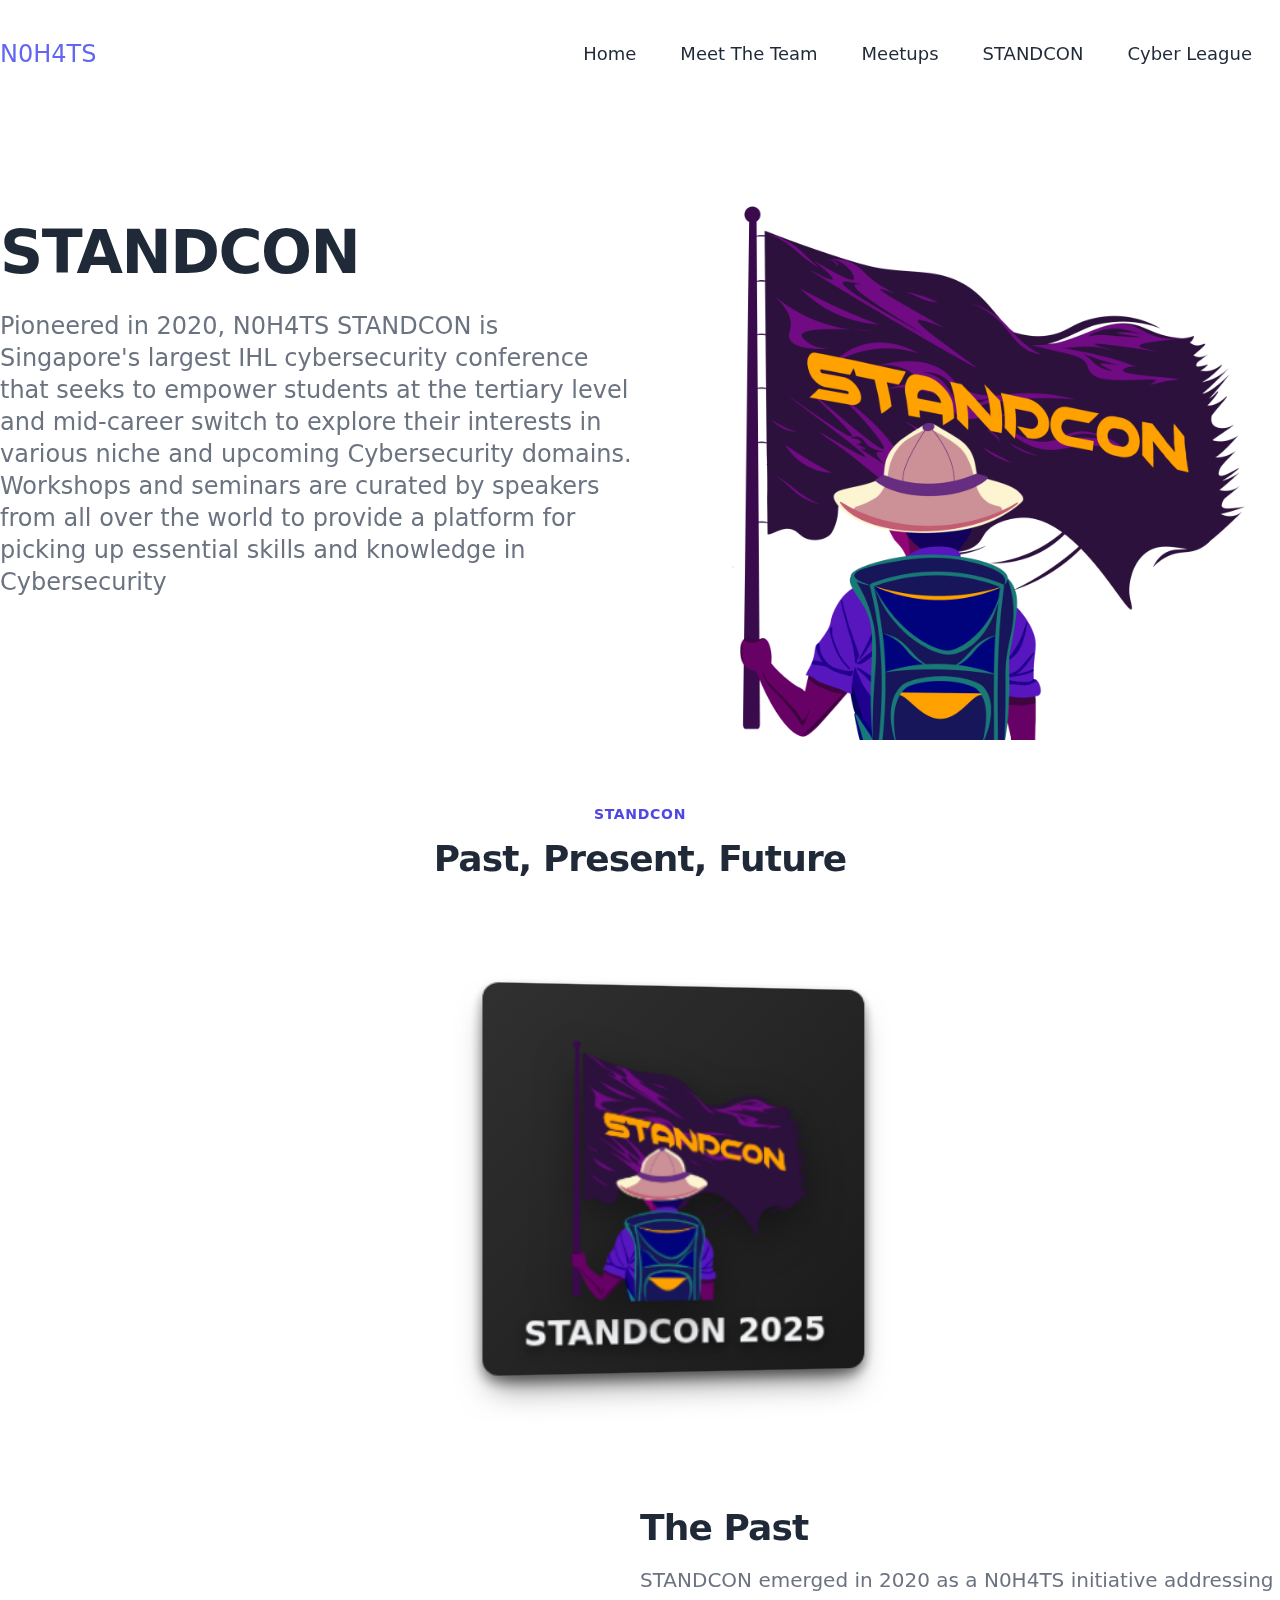
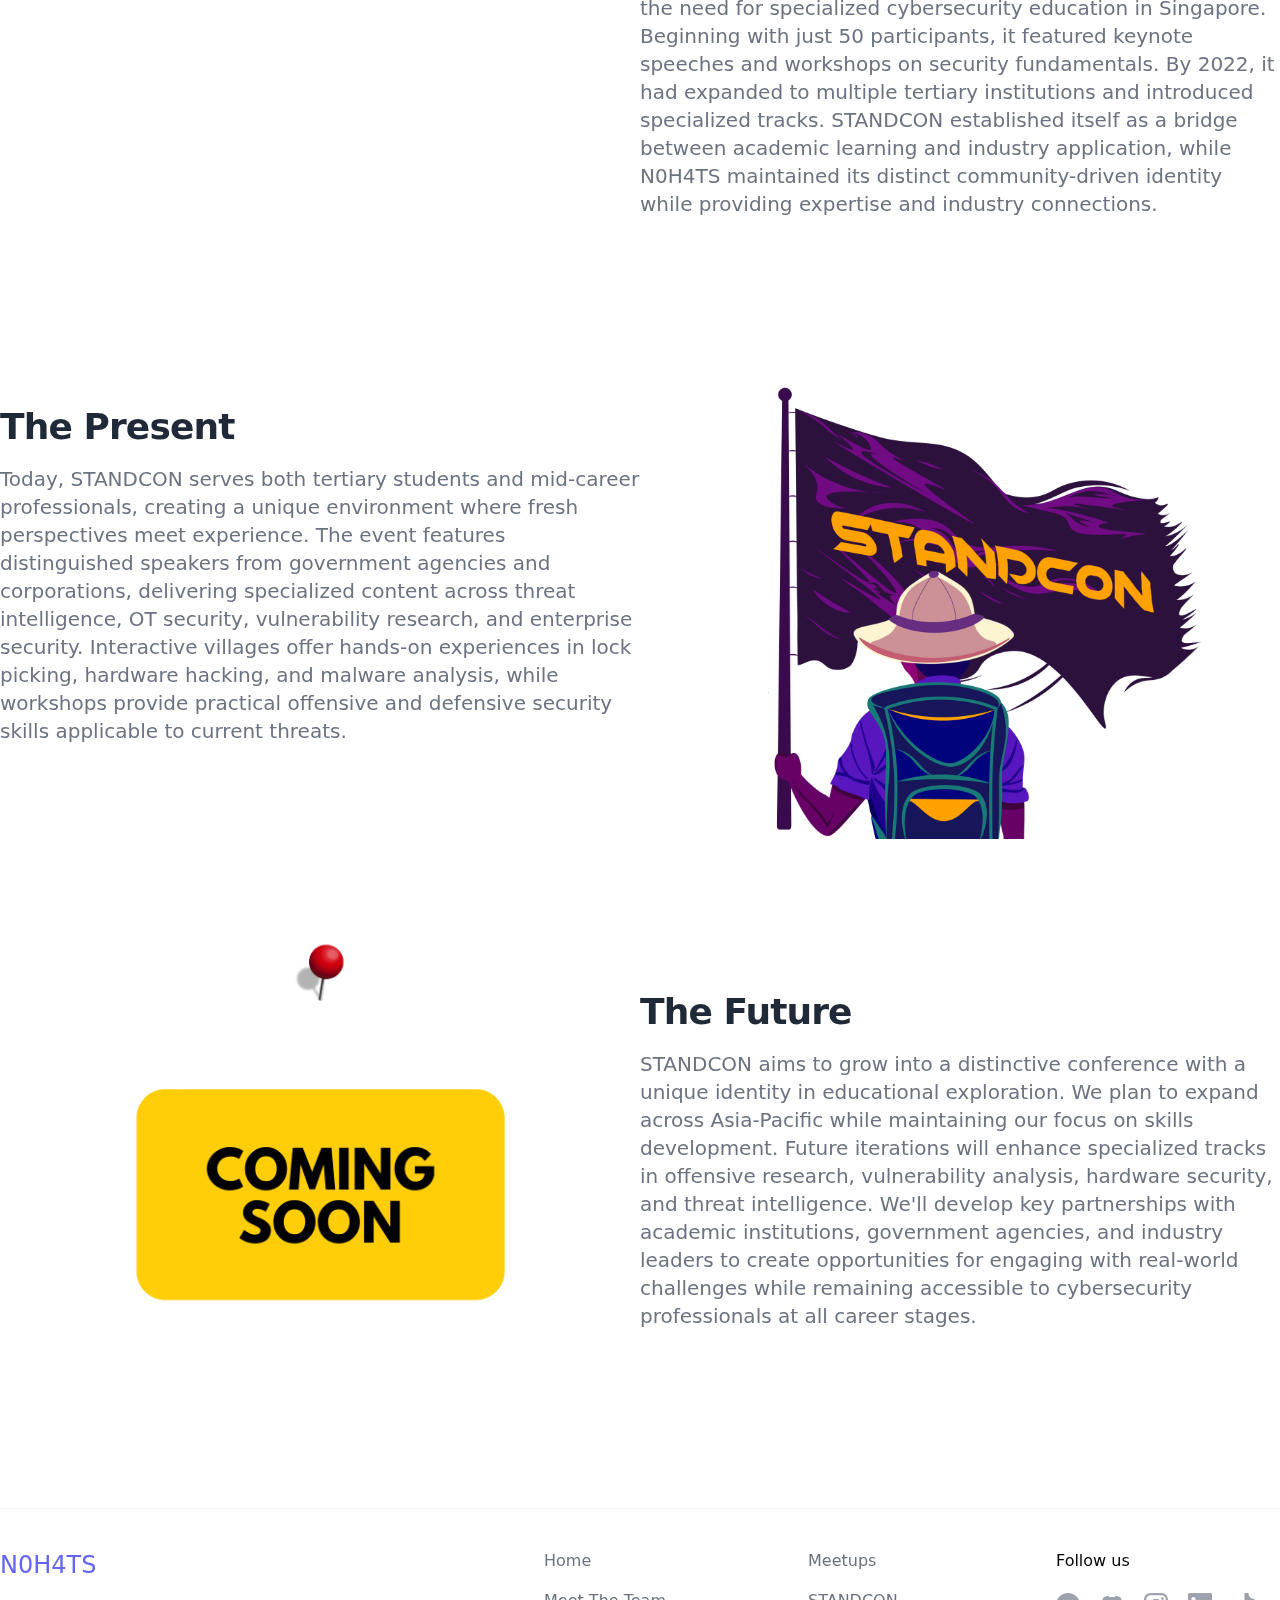
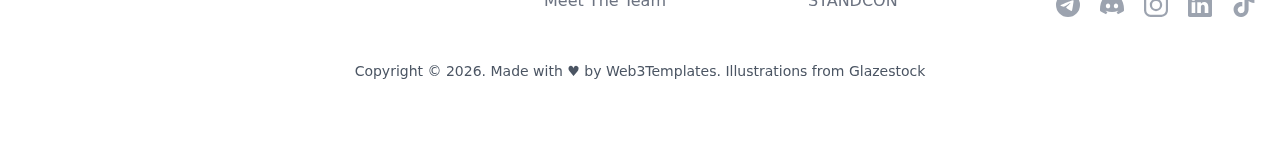
<file: standcon.html>
<!DOCTYPE html><html><head><meta charSet="utf-8" data-next-head=""/><meta name="viewport" content="width=device-width" data-next-head=""/><title data-next-head="">N0H4TS - STANDCON | Cybersecurity Conference</title><meta name="description" content="N0H4TS - STANDCON | Cybersecurity Conference" data-next-head=""/><link rel="icon" href="https://hongxuan1994.github.io/n0h4ts-web/_next/static/media/favicon.e8720256.ico" data-next-head=""/><link rel="preload" href="https://hongxuan1994.github.io/n0h4ts-web/_next/static/media/standcon25.1c5d3941.png" as="image" data-next-head=""/><link rel="preload" href="https://hongxuan1994.github.io/n0h4ts-web/_next/static/media/standcon23.59e847c8.png" as="image" data-next-head=""/><link rel="preload" href="https://hongxuan1994.github.io/n0h4ts-web/_next/static/media/standcon22.ce95c78e.png" as="image" data-next-head=""/><link rel="preload" href="https://hongxuan1994.github.io/n0h4ts-web/_next/static/media/standcon21.55611440.png" as="image" data-next-head=""/><a rel="stylesheet" href="https://fonts.googleapis.com/css2?family=Inter:wght@400..700&amp;display=swap"></a><link rel="preload" href="https://hongxuan1994.github.io/n0h4ts-web/_next/static/css/c6ea4b382b42cbe7.css" as="style"/><link rel="stylesheet" href="https://hongxuan1994.github.io/n0h4ts-web/_next/static/css/c6ea4b382b42cbe7.css" data-n-g=""/><link rel="preload" href="https://hongxuan1994.github.io/n0h4ts-web/_next/static/css/ae4ed9c503fd1e33.css" as="style"/><link rel="stylesheet" href="https://hongxuan1994.github.io/n0h4ts-web/_next/static/css/ae4ed9c503fd1e33.css" data-n-p=""/><noscript data-n-css=""></noscript><script defer="" nomodule="" src="https://hongxuan1994.github.io/n0h4ts-web/_next/static/chunks/polyfills-42372ed130431b0a.js"></script><script src="https://hongxuan1994.github.io/n0h4ts-web/_next/static/chunks/webpack-2539c080f2af1b68.js" defer=""></script><script src="https://hongxuan1994.github.io/n0h4ts-web/_next/static/chunks/framework-5757d75364ce2279.js" defer=""></script><script src="https://hongxuan1994.github.io/n0h4ts-web/_next/static/chunks/main-9fcaa4f5d8f28b37.js" defer=""></script><script src="https://hongxuan1994.github.io/n0h4ts-web/_next/static/chunks/pages/_app-b54cd34b65931c6b.js" defer=""></script><script src="https://hongxuan1994.github.io/n0h4ts-web/_next/static/chunks/928-f4d8dba1ba0c9c1d.js" defer=""></script><script src="https://hongxuan1994.github.io/n0h4ts-web/_next/static/chunks/339-571cffe3e7fc72f3.js" defer=""></script><script src="https://hongxuan1994.github.io/n0h4ts-web/_next/static/chunks/69-fb8d51ee9c600970.js" defer=""></script><script src="https://hongxuan1994.github.io/n0h4ts-web/_next/static/chunks/601-39c1900fcfa96f66.js" defer=""></script><script src="https://hongxuan1994.github.io/n0h4ts-web/_next/static/chunks/128-ba1819919be444b3.js" defer=""></script><script src="https://hongxuan1994.github.io/n0h4ts-web/_next/static/chunks/278-9e055e67d67bde80.js" defer=""></script><script src="https://hongxuan1994.github.io/n0h4ts-web/_next/static/chunks/629-848345ce6ff2686d.js" defer=""></script><script src="https://hongxuan1994.github.io/n0h4ts-web/_next/static/chunks/pages/standcon-a6272a0b387e7170.js" defer=""></script><script src="https://hongxuan1994.github.io/n0h4ts-web/_next/static/IGRDn6Wn0QuwJF7VaIs8t/_buildManifest.js" defer=""></script><script src="https://hongxuan1994.github.io/n0h4ts-web/_next/static/IGRDn6Wn0QuwJF7VaIs8t/_ssgManifest.js" defer=""></script></head><body><div id="__next"><script>!function(){try{var d=document.documentElement,c=d.classList;c.remove('light','dark');var e=localStorage.getItem('theme');if('system'===e||(!e&&true)){var t='(prefers-color-scheme: dark)',m=window.matchMedia(t);if(m.media!==t||m.matches){d.style.colorScheme = 'dark';c.add('dark')}else{d.style.colorScheme = 'light';c.add('light')}}else if(e){c.add(e|| '')}if(e==='light'||e==='dark')d.style.colorScheme=e}catch(e){}}()</script><div class="fixed top-0 left-0 z-[-1] pointer-events-none"><canvas id="fluid" class="w-screen h-screen opacity-40"></canvas></div><div class="w-full"><nav class="container relative flex flex-wrap items-center justify-between p-8 mx-auto lg:justify-between xl:px-0"><div class="flex flex-wrap items-center justify-between w-full lg:w-auto"><a href="/n0h4ts-web"><span class="flex items-center space-x-2 text-2xl font-medium text-indigo-500 dark:text-gray-100"><span>N0H4TS</span></span></a><button aria-label="Toggle Menu" class="px-2 py-1 ml-auto text-gray-500 rounded-md lg:hidden hover:text-indigo-500 focus:text-indigo-500 focus:bg-indigo-100 focus:outline-none dark:text-gray-300 dark:focus:bg-trueGray-700" id="headlessui-disclosure-button-:R4hl6:" type="button" aria-expanded="false" data-headlessui-state=""><svg class="w-6 h-6 fill-current" xmlns="http://www.w3.org/2000/svg" viewBox="0 0 24 24"><path fill-rule="evenodd" d="M4 5h16a1 1 0 0 1 0 2H4a1 1 0 1 1 0-2zm0 6h16a1 1 0 0 1 0 2H4a1 1 0 0 1 0-2zm0 6h16a1 1 0 0 1 0 2H4a1 1 0 0 1 0-2z"></path></svg></button></div><div class="hidden text-center lg:flex lg:items-center"><ul class="items-center justify-end flex-1 pt-6 list-none lg:pt-0 lg:flex"><li class="mr-3 nav__item"><a class="inline-block px-4 py-2 text-lg font-normal text-gray-800 no-underline rounded-md dark:text-gray-200 hover:text-indigo-500 focus:text-indigo-500 focus:bg-indigo-100 focus:outline-none dark:focus:bg-gray-800" href="/n0h4ts-web">Home</a></li><li class="mr-3 nav__item"><a class="inline-block px-4 py-2 text-lg font-normal text-gray-800 no-underline rounded-md dark:text-gray-200 hover:text-indigo-500 focus:text-indigo-500 focus:bg-indigo-100 focus:outline-none dark:focus:bg-gray-800" href="/n0h4ts-web/meet-the-team">Meet The Team</a></li><li class="mr-3 nav__item"><a class="inline-block px-4 py-2 text-lg font-normal text-gray-800 no-underline rounded-md dark:text-gray-200 hover:text-indigo-500 focus:text-indigo-500 focus:bg-indigo-100 focus:outline-none dark:focus:bg-gray-800" href="/n0h4ts-web/meetups">Meetups</a></li><li class="mr-3 nav__item"><a class="inline-block px-4 py-2 text-lg font-normal text-gray-800 no-underline rounded-md dark:text-gray-200 hover:text-indigo-500 focus:text-indigo-500 focus:bg-indigo-100 focus:outline-none dark:focus:bg-gray-800" href="/n0h4ts-web/standcon">STANDCON</a></li><li class="mr-3 nav__item"><a class="inline-block px-4 py-2 text-lg font-normal text-gray-800 no-underline rounded-md dark:text-gray-200 hover:text-indigo-500 focus:text-indigo-500 focus:bg-indigo-100 focus:outline-none dark:focus:bg-gray-800" href="https://cyberleague.co">Cyber League</a></li></ul></div></nav></div><div class="container px-8 py-4 mx-auto xl:px-0 flex flex-wrap"><div class="flex items-center w-full lg:w-1/2"><div class="max-w-2xl mb-8"><h1 class="text-4xl font-bold leading-snug tracking-tight text-gray-800 lg:text-4xl lg:leading-tight xl:text-6xl xl:leading-tight dark:text-white">STANDCON</h1><p class="py-5 text-xl leading-normal text-gray-500 lg:text-xl xl:text-2xl dark:text-gray-300">Pioneered in 2020, N0H4TS STANDCON is Singapore&#x27;s largest IHL cybersecurity conference that seeks to empower students at the tertiary level and mid-career switch to explore their interests in various niche and upcoming Cybersecurity domains. Workshops and seminars are curated by speakers from all over the world to provide a platform for picking up essential skills and knowledge in Cybersecurity</p></div></div><div class="flex items-center justify-center w-full lg:w-1/2"><div class=""><img alt="Hero Illustration" loading="eager" width="616" height="617" decoding="async" data-nimg="1" class="object-cover" style="color:transparent;background-size:cover;background-position:50% 50%;background-repeat:no-repeat;background-image:url(&quot;data:image/svg+xml;charset=utf-8,%3Csvg xmlns=&#x27;http://www.w3.org/2000/svg&#x27; viewBox=&#x27;0 0 320 320&#x27;%3E%3Cfilter id=&#x27;b&#x27; color-interpolation-filters=&#x27;sRGB&#x27;%3E%3CfeGaussianBlur stdDeviation=&#x27;20&#x27;/%3E%3CfeColorMatrix values=&#x27;1 0 0 0 0 0 1 0 0 0 0 0 1 0 0 0 0 0 100 -1&#x27; result=&#x27;s&#x27;/%3E%3CfeFlood x=&#x27;0&#x27; y=&#x27;0&#x27; width=&#x27;100%25&#x27; height=&#x27;100%25&#x27;/%3E%3CfeComposite operator=&#x27;out&#x27; in=&#x27;s&#x27;/%3E%3CfeComposite in2=&#x27;SourceGraphic&#x27;/%3E%3CfeGaussianBlur stdDeviation=&#x27;20&#x27;/%3E%3C/filter%3E%3Cimage width=&#x27;100%25&#x27; height=&#x27;100%25&#x27; x=&#x27;0&#x27; y=&#x27;0&#x27; preserveAspectRatio=&#x27;none&#x27; style=&#x27;filter: url(%23b);&#x27; href=&#x27;[data-uri]&#x27;/%3E%3C/svg%3E&quot;)" src="https://hongxuan1994.github.io/n0h4ts-web/_next/static/media/standcon25.1c5d3941.png"/></div></div></div><div class="container p-8 mx-auto xl:px-0 flex w-full flex-col mt-4 items-center justify-center text-center"><div class="text-sm font-bold tracking-wider text-indigo-600 uppercase">STANDCON</div><h2 class="max-w-2xl mt-3 text-3xl font-bold leading-snug tracking-tight text-gray-800 lg:leading-tight lg:text-4xl dark:text-white">Past, Present, Future</h2></div><div class="container px-8 py-4 mx-auto xl:px-0 "><div class="relative"><div class="relative h-[400px] md:h-[450px] lg:h-[500px] w-full overflow-visible"><div class="flex h-full items-center justify-center" style="perspective:1000px;transform-style:preserve-3d;will-change:transform;overflow:visible"><div class="relative flex h-full origin-center cursor-grab justify-center active:cursor-grabbing" draggable="false" style="width:1600px;transform-style:preserve-3d;transform:rotate3d(0, 1, 0, 0deg);-webkit-touch-callout:none;-webkit-user-select:none;user-select:none;touch-action:pan-y"><div class="absolute flex h-full origin-center items-center justify-center p-2" style="width:400px;transform:rotateY(0deg) translateZ(254.64790894703253px) translateY(0px);backface-visibility:hidden"><div class="relative w-full h-full flex flex-col items-center justify-center"><div class="w-56 h-56 md:w-64 md:h-64 lg:w-72 lg:h-72 rounded-xl" style="transform-style:preserve-3d;perspective:1000px"><div class="relative w-full h-full rounded-xl flex flex-col items-center justify-center p-4" style="background-image:linear-gradient(135deg, #303030 0%, #1a1a1a 100%);transform:rotateX(0deg) rotateY(0deg);transition:transform 0.5s ease-out;transform-style:preserve-3d;box-shadow:0 15px 25px -8px rgba(0, 0, 0, 0.5)"><div class="absolute inset-0 rounded-xl" style="background-image:linear-gradient(135deg, #282828 0%, #151515 100%);transform:translateZ(-4px);box-shadow:0 4px 8px rgba(0, 0, 0, 0.3)"></div><div class="absolute inset-0 rounded-xl" style="background-image:linear-gradient(135deg, #222222 0%, #101010 100%);transform:translateZ(-8px);box-shadow:0 6px 12px rgba(0, 0, 0, 0.3)"></div><div class="relative w-48 h-48 md:w-56 md:h-56 lg:w-64 lg:h-64" style="transform:translateZ(30px);filter:drop-shadow(0 10px 15px rgba(0, 0, 0, 0.4))"><img alt="STANDCON 2025" decoding="async" data-nimg="fill" class="object-contain" style="position:absolute;height:100%;width:100%;left:0;top:0;right:0;bottom:0;color:transparent" src="https://hongxuan1994.github.io/n0h4ts-web/_next/static/media/standcon25.1c5d3941.png"/></div><h3 class="mt-2 text-center text-xl md:text-2xl font-bold text-gray-100" style="transform:translateZ(20px);text-shadow:0 4px 8px rgba(0, 0, 0, 0.5)">STANDCON <!-- -->2025</h3></div></div></div></div><div class="absolute flex h-full origin-center items-center justify-center p-2" style="width:400px;transform:rotateY(90deg) translateZ(254.64790894703253px) translateY(0px);backface-visibility:hidden"><div class="relative w-full h-full flex flex-col items-center justify-center"><div class="w-56 h-56 md:w-64 md:h-64 lg:w-72 lg:h-72 rounded-xl" style="transform-style:preserve-3d;perspective:1000px"><div class="relative w-full h-full rounded-xl flex flex-col items-center justify-center p-4" style="background-image:linear-gradient(135deg, #303030 0%, #1a1a1a 100%);transform:rotateX(0deg) rotateY(0deg);transition:transform 0.5s ease-out;transform-style:preserve-3d;box-shadow:0 15px 25px -8px rgba(0, 0, 0, 0.5)"><div class="absolute inset-0 rounded-xl" style="background-image:linear-gradient(135deg, #282828 0%, #151515 100%);transform:translateZ(-4px);box-shadow:0 4px 8px rgba(0, 0, 0, 0.3)"></div><div class="absolute inset-0 rounded-xl" style="background-image:linear-gradient(135deg, #222222 0%, #101010 100%);transform:translateZ(-8px);box-shadow:0 6px 12px rgba(0, 0, 0, 0.3)"></div><div class="relative w-48 h-48 md:w-56 md:h-56 lg:w-64 lg:h-64" style="transform:translateZ(30px);filter:drop-shadow(0 10px 15px rgba(0, 0, 0, 0.4))"><img alt="STANDCON 2023" decoding="async" data-nimg="fill" class="object-contain" style="position:absolute;height:100%;width:100%;left:0;top:0;right:0;bottom:0;color:transparent" src="https://hongxuan1994.github.io/n0h4ts-web/_next/static/media/standcon23.59e847c8.png"/></div><h3 class="mt-2 text-center text-xl md:text-2xl font-bold text-gray-100" style="transform:translateZ(20px);text-shadow:0 4px 8px rgba(0, 0, 0, 0.5)">STANDCON <!-- -->2023</h3></div></div></div></div><div class="absolute flex h-full origin-center items-center justify-center p-2" style="width:400px;transform:rotateY(180deg) translateZ(254.64790894703253px) translateY(0px);backface-visibility:hidden"><div class="relative w-full h-full flex flex-col items-center justify-center"><div class="w-56 h-56 md:w-64 md:h-64 lg:w-72 lg:h-72 rounded-xl" style="transform-style:preserve-3d;perspective:1000px"><div class="relative w-full h-full rounded-xl flex flex-col items-center justify-center p-4" style="background-image:linear-gradient(135deg, #303030 0%, #1a1a1a 100%);transform:rotateX(0deg) rotateY(0deg);transition:transform 0.5s ease-out;transform-style:preserve-3d;box-shadow:0 15px 25px -8px rgba(0, 0, 0, 0.5)"><div class="absolute inset-0 rounded-xl" style="background-image:linear-gradient(135deg, #282828 0%, #151515 100%);transform:translateZ(-4px);box-shadow:0 4px 8px rgba(0, 0, 0, 0.3)"></div><div class="absolute inset-0 rounded-xl" style="background-image:linear-gradient(135deg, #222222 0%, #101010 100%);transform:translateZ(-8px);box-shadow:0 6px 12px rgba(0, 0, 0, 0.3)"></div><div class="relative w-48 h-48 md:w-56 md:h-56 lg:w-64 lg:h-64" style="transform:translateZ(30px);filter:drop-shadow(0 10px 15px rgba(0, 0, 0, 0.4))"><img alt="STANDCON 2022" decoding="async" data-nimg="fill" class="object-contain" style="position:absolute;height:100%;width:100%;left:0;top:0;right:0;bottom:0;color:transparent" src="https://hongxuan1994.github.io/n0h4ts-web/_next/static/media/standcon22.ce95c78e.png"/></div><h3 class="mt-2 text-center text-xl md:text-2xl font-bold text-gray-100" style="transform:translateZ(20px);text-shadow:0 4px 8px rgba(0, 0, 0, 0.5)">STANDCON <!-- -->2022</h3></div></div></div></div><div class="absolute flex h-full origin-center items-center justify-center p-2" style="width:400px;transform:rotateY(270deg) translateZ(254.64790894703253px) translateY(0px);backface-visibility:hidden"><div class="relative w-full h-full flex flex-col items-center justify-center"><div class="w-56 h-56 md:w-64 md:h-64 lg:w-72 lg:h-72 rounded-xl" style="transform-style:preserve-3d;perspective:1000px"><div class="relative w-full h-full rounded-xl flex flex-col items-center justify-center p-4" style="background-image:linear-gradient(135deg, #303030 0%, #1a1a1a 100%);transform:rotateX(0deg) rotateY(0deg);transition:transform 0.5s ease-out;transform-style:preserve-3d;box-shadow:0 15px 25px -8px rgba(0, 0, 0, 0.5)"><div class="absolute inset-0 rounded-xl" style="background-image:linear-gradient(135deg, #282828 0%, #151515 100%);transform:translateZ(-4px);box-shadow:0 4px 8px rgba(0, 0, 0, 0.3)"></div><div class="absolute inset-0 rounded-xl" style="background-image:linear-gradient(135deg, #222222 0%, #101010 100%);transform:translateZ(-8px);box-shadow:0 6px 12px rgba(0, 0, 0, 0.3)"></div><div class="relative w-48 h-48 md:w-56 md:h-56 lg:w-64 lg:h-64" style="transform:translateZ(30px);filter:drop-shadow(0 10px 15px rgba(0, 0, 0, 0.4))"><img alt="STANDCON 2021" decoding="async" data-nimg="fill" class="object-contain" style="position:absolute;height:100%;width:100%;left:0;top:0;right:0;bottom:0;color:transparent" src="https://hongxuan1994.github.io/n0h4ts-web/_next/static/media/standcon21.55611440.png"/></div><h3 class="mt-2 text-center text-xl md:text-2xl font-bold text-gray-100" style="transform:translateZ(20px);text-shadow:0 4px 8px rgba(0, 0, 0, 0.5)">STANDCON <!-- -->2021</h3></div></div></div></div></div></div></div></div></div><div><div class="container p-8 mx-auto xl:px-0 flex flex-wrap  "><div class="flex items-center justify-center w-full lg:w-1/2 "><div><img alt="Benefits" loading="lazy" width="521" height="173" decoding="async" data-nimg="1" class="object-cover" style="color:transparent;background-size:cover;background-position:50% 50%;background-repeat:no-repeat;background-image:url(&quot;data:image/svg+xml;charset=utf-8,%3Csvg xmlns=&#x27;http://www.w3.org/2000/svg&#x27; viewBox=&#x27;0 0 320 120&#x27;%3E%3Cfilter id=&#x27;b&#x27; color-interpolation-filters=&#x27;sRGB&#x27;%3E%3CfeGaussianBlur stdDeviation=&#x27;20&#x27;/%3E%3CfeColorMatrix values=&#x27;1 0 0 0 0 0 1 0 0 0 0 0 1 0 0 0 0 0 100 -1&#x27; result=&#x27;s&#x27;/%3E%3CfeFlood x=&#x27;0&#x27; y=&#x27;0&#x27; width=&#x27;100%25&#x27; height=&#x27;100%25&#x27;/%3E%3CfeComposite operator=&#x27;out&#x27; in=&#x27;s&#x27;/%3E%3CfeComposite in2=&#x27;SourceGraphic&#x27;/%3E%3CfeGaussianBlur stdDeviation=&#x27;20&#x27;/%3E%3C/filter%3E%3Cimage width=&#x27;100%25&#x27; height=&#x27;100%25&#x27; x=&#x27;0&#x27; y=&#x27;0&#x27; preserveAspectRatio=&#x27;none&#x27; style=&#x27;filter: url(%23b);&#x27; href=&#x27;https://hongxuan1994.github.io/n0h4ts-web/_next/static/media/standcon21.55611440.png&#x27;/%3E%3C/svg%3E&quot;)" src="https://hongxuan1994.github.io/n0h4ts-web/_next/static/media/standcon21.55611440.png"/></div></div><div class="flex flex-wrap items-center w-full lg:w-1/2 "><div><div class="flex flex-col w-full mt-4"><h3 class="max-w-2xl mt-3 text-3xl font-bold leading-snug tracking-tight text-gray-800 lg:leading-tight lg:text-4xl dark:text-white">The Past</h3><p class="max-w-2xl py-4 text-lg leading-normal text-gray-500 lg:text-xl xl:text-xl dark:text-gray-300">STANDCON emerged in 2020 as a N0H4TS initiative addressing the need for specialized cybersecurity education in Singapore. Beginning with just 50 participants, it featured keynote speeches and workshops on security fundamentals. By 2022, it had expanded to multiple tertiary institutions and introduced specialized tracks. STANDCON established itself as a bridge between academic learning and industry application, while N0H4TS maintained its distinct community-driven identity while providing expertise and industry connections.</p></div><div class="w-full mt-5"></div></div></div></div></div><div><div class="container p-8 mx-auto xl:px-0 flex flex-wrap  "><div class="flex items-center justify-center w-full lg:w-1/2 lg:order-1"><div><img alt="Benefits" loading="lazy" width="521" height="521" decoding="async" data-nimg="1" class="object-cover" style="color:transparent;background-size:cover;background-position:50% 50%;background-repeat:no-repeat;background-image:url(&quot;data:image/svg+xml;charset=utf-8,%3Csvg xmlns=&#x27;http://www.w3.org/2000/svg&#x27; viewBox=&#x27;0 0 320 320&#x27;%3E%3Cfilter id=&#x27;b&#x27; color-interpolation-filters=&#x27;sRGB&#x27;%3E%3CfeGaussianBlur stdDeviation=&#x27;20&#x27;/%3E%3CfeColorMatrix values=&#x27;1 0 0 0 0 0 1 0 0 0 0 0 1 0 0 0 0 0 100 -1&#x27; result=&#x27;s&#x27;/%3E%3CfeFlood x=&#x27;0&#x27; y=&#x27;0&#x27; width=&#x27;100%25&#x27; height=&#x27;100%25&#x27;/%3E%3CfeComposite operator=&#x27;out&#x27; in=&#x27;s&#x27;/%3E%3CfeComposite in2=&#x27;SourceGraphic&#x27;/%3E%3CfeGaussianBlur stdDeviation=&#x27;20&#x27;/%3E%3C/filter%3E%3Cimage width=&#x27;100%25&#x27; height=&#x27;100%25&#x27; x=&#x27;0&#x27; y=&#x27;0&#x27; preserveAspectRatio=&#x27;none&#x27; style=&#x27;filter: url(%23b);&#x27; href=&#x27;https://hongxuan1994.github.io/n0h4ts-web/_next/static/media/standcon25.1c5d3941.png&#x27;/%3E%3C/svg%3E&quot;)" src="https://hongxuan1994.github.io/n0h4ts-web/_next/static/media/standcon25.1c5d3941.png"/></div></div><div class="flex flex-wrap items-center w-full lg:w-1/2 "><div><div class="flex flex-col w-full mt-4"><h3 class="max-w-2xl mt-3 text-3xl font-bold leading-snug tracking-tight text-gray-800 lg:leading-tight lg:text-4xl dark:text-white">The Present</h3><p class="max-w-2xl py-4 text-lg leading-normal text-gray-500 lg:text-xl xl:text-xl dark:text-gray-300">Today, STANDCON serves both tertiary students and mid-career professionals, creating a unique environment where fresh perspectives meet experience. The event features distinguished speakers from government agencies and corporations, delivering specialized content across threat intelligence, OT security, vulnerability research, and enterprise security. Interactive villages offer hands-on experiences in lock picking, hardware hacking, and malware analysis, while workshops provide practical offensive and defensive security skills applicable to current threats.</p></div><div class="w-full mt-5"></div></div></div></div></div><div class=""><div class="container p-8 mx-auto xl:px-0 flex flex-wrap  "><div class="flex items-center justify-center w-full lg:w-1/2 "><div><img alt="Benefits" loading="lazy" width="521" height="521" decoding="async" data-nimg="1" class="object-cover" style="color:transparent;background-size:cover;background-position:50% 50%;background-repeat:no-repeat;background-image:url(&quot;data:image/svg+xml;charset=utf-8,%3Csvg xmlns=&#x27;http://www.w3.org/2000/svg&#x27; viewBox=&#x27;0 0 320 320&#x27;%3E%3Cfilter id=&#x27;b&#x27; color-interpolation-filters=&#x27;sRGB&#x27;%3E%3CfeGaussianBlur stdDeviation=&#x27;20&#x27;/%3E%3CfeColorMatrix values=&#x27;1 0 0 0 0 0 1 0 0 0 0 0 1 0 0 0 0 0 100 -1&#x27; result=&#x27;s&#x27;/%3E%3CfeFlood x=&#x27;0&#x27; y=&#x27;0&#x27; width=&#x27;100%25&#x27; height=&#x27;100%25&#x27;/%3E%3CfeComposite operator=&#x27;out&#x27; in=&#x27;s&#x27;/%3E%3CfeComposite in2=&#x27;SourceGraphic&#x27;/%3E%3CfeGaussianBlur stdDeviation=&#x27;20&#x27;/%3E%3C/filter%3E%3Cimage width=&#x27;100%25&#x27; height=&#x27;100%25&#x27; x=&#x27;0&#x27; y=&#x27;0&#x27; preserveAspectRatio=&#x27;none&#x27; style=&#x27;filter: url(%23b);&#x27; href=&#x27;https://hongxuan1994.github.io/n0h4ts-web/_next/static/media/standconfuture.c50575ba.png&#x27;/%3E%3C/svg%3E&quot;)" src="https://hongxuan1994.github.io/n0h4ts-web/_next/static/media/standconfuture.c50575ba.png"/></div></div><div class="flex flex-wrap items-center w-full lg:w-1/2 "><div><div class="flex flex-col w-full mt-4"><h3 class="max-w-2xl mt-3 text-3xl font-bold leading-snug tracking-tight text-gray-800 lg:leading-tight lg:text-4xl dark:text-white">The Future</h3><p class="max-w-2xl py-4 text-lg leading-normal text-gray-500 lg:text-xl xl:text-xl dark:text-gray-300">STANDCON aims to grow into a distinctive conference with a unique identity in educational exploration. We plan to expand across Asia-Pacific while maintaining our focus on skills development. Future iterations will enhance specialized tracks in offensive research, vulnerability analysis, hardware security, and threat intelligence. We&#x27;ll develop key partnerships with academic institutions, government agencies, and industry leaders to create opportunities for engaging with real-world challenges while remaining accessible to cybersecurity professionals at all career stages.</p></div><div class="w-full mt-5"></div></div></div></div></div><div class="relative"><div class="container p-8 mx-auto xl:px-0 "><div class="grid max-w-screen-xl grid-cols-1 gap-10 pt-10 mx-auto mt-5 border-t border-gray-100 dark:border-trueGray-700 lg:grid-cols-5"><div class="lg:col-span-2"><div> <a class="flex items-center space-x-2 text-2xl font-medium text-indigo-500 dark:text-gray-100" href="/n0h4ts-web"><span>N0H4TS</span></a></div></div><div><div class="flex flex-wrap w-full -mt-2 -ml-3 lg:ml-0"><a class="w-full px-4 py-2 text-gray-500 rounded-md dark:text-gray-300 hover:text-indigo-500 focus:text-indigo-500 focus:bg-indigo-100 focus:outline-none dark:focus:bg-trueGray-700" href="/n0h4ts-web">Home</a><a class="w-full px-4 py-2 text-gray-500 rounded-md dark:text-gray-300 hover:text-indigo-500 focus:text-indigo-500 focus:bg-indigo-100 focus:outline-none dark:focus:bg-trueGray-700" href="/n0h4ts-web/meet-the-team">Meet The Team</a></div></div><div><div class="flex flex-wrap w-full -mt-2 -ml-3 lg:ml-0"><a class="w-full px-4 py-2 text-gray-500 rounded-md dark:text-gray-300 hover:text-indigo-500 focus:text-indigo-500 focus:bg-indigo-100 focus:outline-none dark:focus:bg-trueGray-700" href="/n0h4ts-web/meetups">Meetups</a><a class="w-full px-4 py-2 text-gray-500 rounded-md dark:text-gray-300 hover:text-indigo-500 focus:text-indigo-500 focus:bg-indigo-100 focus:outline-none dark:focus:bg-trueGray-700" href="/n0h4ts-web/standcon">STANDCON</a></div></div><div class="lg:col-span-1"><div>Follow us</div><div class="flex mt-5 space-x-5 text-gray-400 dark:text-gray-500"><a href="https://t.me/N0H4TS" target="_blank" rel="noopener"><span class="sr-only">Telegram</span><svg xmlns="http://www.w3.org/2000/svg" width="24" height="24" viewBox="0 0 24 24" fill="currentColor"><path d="M11.944 0A12 12 0 0 0 0 12a12 12 0 0 0 12 12 12 12 0 0 0 12-12A12 12 0 0 0 12 0a12 12 0 0 0-.056 0zm4.962 7.224c.1-.002.321.023.465.14a.506.506 0 0 1 .171.325c.016.093.036.306.02.472-.18 1.898-.96 6.502-1.36 8.627-.168.9-.499 1.201-.82 1.23-.696.065-1.225-.46-1.9-.902-1.056-.693-1.653-1.124-2.678-1.8-1.185-.78-.417-1.21.258-1.91.177-.184 3.247-2.977 3.307-3.23.007-.032.014-.15-.056-.212s-.174-.041-.249-.024c-.106.024-1.793 1.14-5.061 3.345-.48.33-.913.49-1.302.48-.428-.008-1.252-.241-1.865-.44-.752-.245-1.349-.374-1.297-.789.027-.216.325-.437.893-.663 3.498-1.524 5.83-2.529 6.998-3.014 3.332-1.386 4.025-1.627 4.476-1.635z"></path></svg></a><a href="https://discord.gg/ehUNE4AbKA" target="_blank" rel="noopener"><span class="sr-only">Discord</span><svg xmlns="http://www.w3.org/2000/svg" width="24" height="24" viewBox="0 0 24 24" fill="currentColor"><path d="M20.317 4.3698a19.7913 19.7913 0 00-4.8851-1.5152.0741.0741 0 00-.0785.0371c-.211.3753-.4447.8648-.6083 1.2495-1.8447-.2762-3.68-.2762-5.4868 0-.1636-.3847-.4058-.8742-.6177-1.2495a.077.077 0 00-.0785-.037 19.7363 19.7363 0 00-4.8852 1.515.0699.0699 0 00-.0321.0277C.5334 9.0458-.319 13.5799.0992 18.0578a.0824.0824 0 00.0312.0561c2.0528 1.5076 4.0413 2.4228 5.9929 3.0294a.0777.0777 0 00.0842-.0276c.4616-.6304.8731-1.2952 1.226-1.9942a.076.076 0 00-.0416-.1057c-.6528-.2476-1.2743-.5495-1.8722-.8923a.077.077 0 01-.0076-.1277c.1258-.0943.2517-.1923.3718-.2914a.0743.0743 0 01.0776-.0105c3.9278 1.7933 8.18 1.7933 12.0614 0a.0739.0739 0 01.0785.0095c.1202.099.246.1981.3728.2924a.077.077 0 01-.0066.1276 12.2986 12.2986 0 01-1.873.8914.0766.0766 0 00-.0407.1067c.3604.698.7719 1.3628 1.225 1.9932a.076.076 0 00.0842.0286c1.961-.6067 3.9495-1.5219 6.0023-3.0294a.077.077 0 00.0313-.0552c.5004-5.177-.8382-9.6739-3.5485-13.6604a.061.061 0 00-.0312-.0286zM8.02 15.3312c-1.1825 0-2.1569-1.0857-2.1569-2.419 0-1.3332.9555-2.4189 2.157-2.4189 1.2108 0 2.1757 1.0952 2.1568 2.419 0 1.3332-.9555 2.4189-2.1569 2.4189zm7.9748 0c-1.1825 0-2.1569-1.0857-2.1569-2.419 0-1.3332.9554-2.4189 2.1569-2.4189 1.2108 0 2.1757 1.0952 2.1568 2.419 0 1.3332-.946 2.4189-2.1568 2.4189Z"></path></svg></a><a href="https://www.instagram.com/n0h4ts_div0/" target="_blank" rel="noopener"><span class="sr-only">Instagram</span><svg xmlns="http://www.w3.org/2000/svg" width="24" height="24" viewBox="0 0 24 24" fill="currentColor"><path d="M16.98 0a6.9 6.9 0 0 1 5.08 1.98A6.94 6.94 0 0 1 24 7.02v9.96c0 2.08-.68 3.87-1.98 5.13A7.14 7.14 0 0 1 16.94 24H7.06a7.06 7.06 0 0 1-5.03-1.89A6.96 6.96 0 0 1 0 16.94V7.02C0 2.8 2.8 0 7.02 0h9.96zm.05 2.23H7.06c-1.45 0-2.7.43-3.53 1.25a4.82 4.82 0 0 0-1.3 3.54v9.92c0 1.5.43 2.7 1.3 3.58a5 5 0 0 0 3.53 1.25h9.88a5 5 0 0 0 3.53-1.25 4.73 4.73 0 0 0 1.4-3.54V7.02a5 5 0 0 0-1.3-3.49 4.82 4.82 0 0 0-3.54-1.3zM12 5.76c3.39 0 6.2 2.8 6.2 6.2a6.2 6.2 0 0 1-12.4 0 6.2 6.2 0 0 1 6.2-6.2zm0 2.22a3.99 3.99 0 0 0-3.97 3.97A3.99 3.99 0 0 0 12 15.92a3.99 3.99 0 0 0 3.97-3.97A3.99 3.99 0 0 0 12 7.98zm6.44-3.77a1.4 1.4 0 1 1 0 2.8 1.4 1.4 0 0 1 0-2.8z"></path></svg></a><a href="https://www.linkedin.com/company/n0h4ts/" target="_blank" rel="noopener"><span class="sr-only">LinkedIn</span><svg xmlns="http://www.w3.org/2000/svg" width="24" height="24" viewBox="0 0 24 24" fill="currentColor"><path d="M22.23 0H1.77C.8 0 0 .77 0 1.72v20.56C0 23.23.8 24 1.77 24h20.46c.98 0 1.77-.77 1.77-1.72V1.72C24 .77 23.2 0 22.23 0zM7.27 20.1H3.65V9.24h3.62V20.1zM5.47 7.76h-.03c-1.22 0-2-.83-2-1.87 0-1.06.8-1.87 2.05-1.87 1.24 0 2 .8 2.02 1.87 0 1.04-.78 1.87-2.05 1.87zM20.34 20.1h-3.63v-5.8c0-1.45-.52-2.45-1.83-2.45-1 0-1.6.67-1.87 1.32-.1.23-.11.55-.11.88v6.05H9.28s.05-9.82 0-10.84h3.63v1.54a3.6 3.6 0 0 1 3.26-1.8c2.39 0 4.18 1.56 4.18 4.89v6.21z"></path></svg></a><a href="https://www.tiktok.com/@n0h4ts_div0" target="_blank" rel="noopener"><span class="sr-only">TikTok</span><svg xmlns="http://www.w3.org/2000/svg" width="24" height="24" viewBox="0 0 24 24" fill="currentColor"><path d="M12.525.02c1.31-.02 2.61-.01 3.91-.02.08 1.53.63 3.09 1.75 4.17 1.12 1.11 2.7 1.62 4.24 1.79v4.03c-1.44-.05-2.89-.35-4.2-.97-.57-.26-1.1-.59-1.62-.93-.01 2.92.01 5.84-.02 8.75-.08 1.4-.54 2.79-1.35 3.94-1.31 1.92-3.58 3.17-5.91 3.21-1.43.08-2.86-.31-4.08-1.03-2.02-1.19-3.44-3.37-3.65-5.71-.02-.5-.03-1-.01-1.49.18-1.9 1.12-3.72 2.58-4.96 1.66-1.44 3.98-2.13 6.15-1.72.02 1.48-.04 2.96-.04 4.44-.99-.32-2.15-.23-3.02.37-.63.41-1.11 1.04-1.36 1.75-.21.51-.15 1.07-.14 1.61.24 1.64 1.82 3.02 3.5 2.87 1.12-.01 2.19-.66 2.77-1.61.19-.33.4-.67.41-1.06.1-1.79.06-3.57.07-5.36.01-4.03-.01-8.05.02-12.07z"></path></svg></a></div></div></div><div class="my-10 text-sm text-center text-gray-600 dark:text-gray-400">Copyright © <!-- -->2025<!-- -->. Made with ♥ by<!-- --> <a href="https://web3templates.com/" target="_blank" rel="noopener">Web3Templates.</a> <!-- -->Illustrations from<!-- --> <a href="https://www.glazestock.com/" target="_blank" rel="noopener ">Glazestock</a></div></div></div></div><script id="__NEXT_DATA__" type="application/json">{"props":{"pageProps":{}},"page":"/standcon","query":{},"buildId":"IGRDn6Wn0QuwJF7VaIs8t","assetPrefix":"https://hongxuan1994.github.io/n0h4ts-web","nextExport":true,"autoExport":true,"isFallback":false,"scriptLoader":[]}</script></body></html>
</file>
